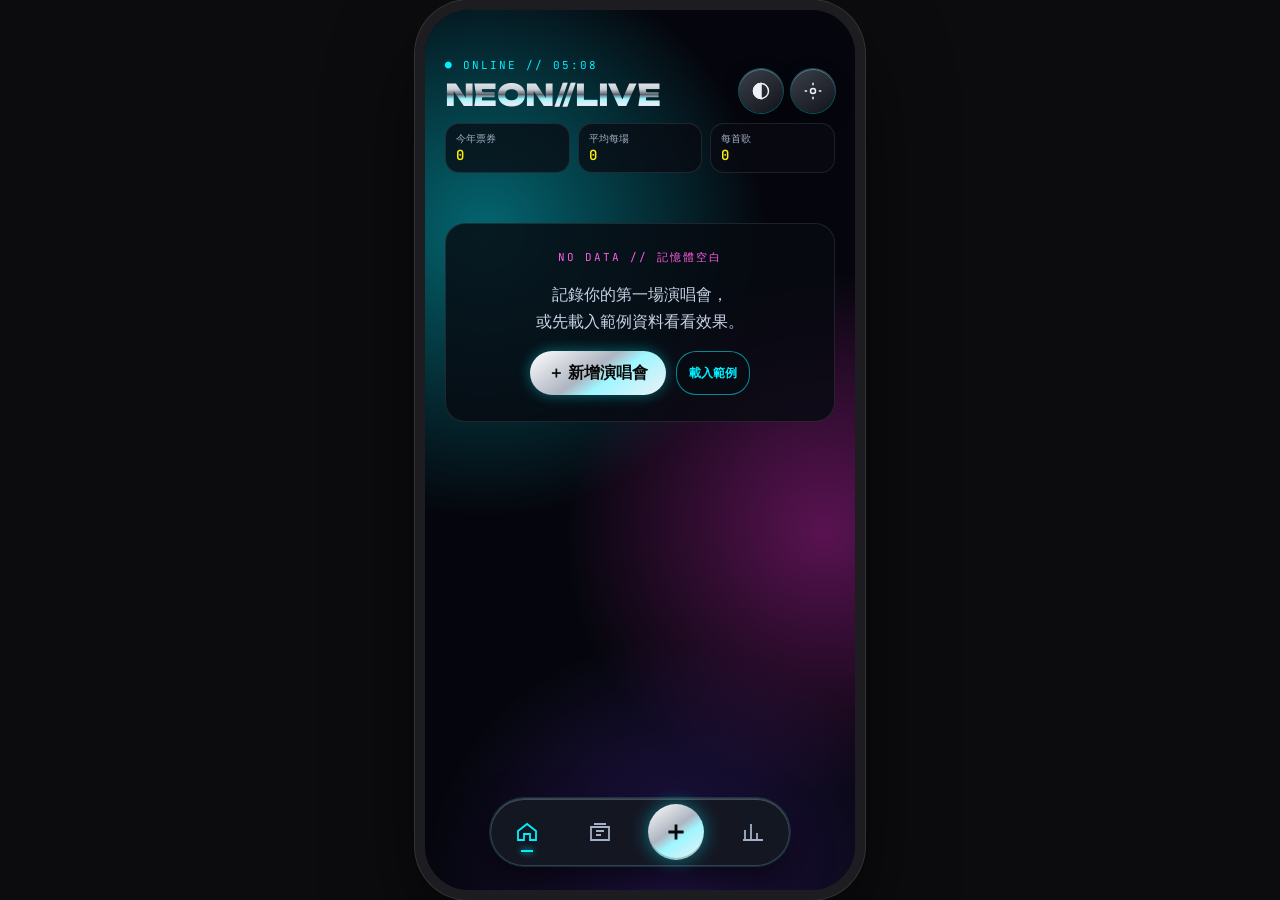
<file: index.html>
<!doctype html>
<html lang="zh-Hant-TW">
<head>
<meta charset="utf-8">
<meta name="viewport" content="width=device-width, initial-scale=1, viewport-fit=cover">
<title>NEON//LIVE</title>
<meta name="description" content="私人演唱會紀錄：票根、歌單、照片、花費與年度回顧">
<meta name="apple-mobile-web-app-capable" content="yes">
<meta name="mobile-web-app-capable" content="yes">
<meta name="apple-mobile-web-app-status-bar-style" content="black-translucent">
<meta name="apple-mobile-web-app-title" content="NEON LIVE">
<meta name="format-detection" content="telephone=no">
<link rel="manifest" href="manifest.webmanifest">
<link rel="apple-touch-icon" href="icons/apple-touch-icon.png">
<link rel="icon" href="icons/icon-192.png">
<link rel="stylesheet" href="https://fonts.googleapis.com/css2?family=Unbounded:wght@500;800&family=JetBrains+Mono:wght@400;600&display=swap">
<meta name="theme-color" content="#05060d">
<link rel="stylesheet" href="app.css?v=30">
</head>
<body>
<div class="app">
  <div class="bg" id="bg" aria-hidden="true"></div>

  <main class="screen" data-screen="home">
    <div class="hd"><div><div class="kick">● ONLINE // <span id="clock"></span></div><h1 class="ct">NEON//LIVE</h1></div>
      <div style="display:flex;gap:8px"><button class="knob" id="cycleBg" aria-label="切換背景"><svg width="20" height="20" viewBox="0 0 24 24" fill="none" stroke="#eef1f6" stroke-width="1.8" aria-hidden="true"><circle cx="12" cy="12" r="9"/><path d="M12 3a9 9 0 0 0 0 18z" fill="#eef1f6"/></svg></button><button class="knob" data-go="sys" aria-label="系統設定"><svg width="20" height="20" viewBox="0 0 24 24" fill="none" stroke="#eef1f6" stroke-width="1.8" aria-hidden="true"><circle cx="12" cy="12" r="3"/><path d="M12 2v3M12 19v3M2 12h3M19 12h3"/></svg></button></div></div>
    <div id="cdwrap"></div>
    <div id="todo"></div>
    <button class="money" data-go="stats" id="money" aria-label="查看花費統計"></button>
    <div class="track" id="track"></div>
    <div class="dots" id="dots" aria-hidden="true"></div>
    <div id="homeEmpty"></div>
  </main>

  <main class="screen" data-screen="archive">
    <div class="hd"><div><div class="kick">ARCHIVE // 全部場次</div><h1 class="ct">ARCHIVE</h1></div></div>
    <label class="search edge" style="display:block"><span class="in"><span class="sr">搜尋</span><svg width="18" height="18" viewBox="0 0 24 24" fill="none" stroke="var(--c)" stroke-width="2" aria-hidden="true"><circle cx="11" cy="11" r="7"/><path d="m20 20-3.5-3.5"/></svg><input id="q" type="search" placeholder="藝人、場館、歌曲"></span></label>
    <div class="seg" id="seg"><button data-f="all" aria-pressed="true">全部</button><button data-f="attended" aria-pressed="false">已參加</button><button data-f="going" aria-pressed="false">即將</button><button data-f="presale" aria-pressed="false">等開賣</button><button data-f="wish" aria-pressed="false">想看</button></div>
    <div class="seg" id="cseg" aria-label="活動分類"></div>
    <div class="vt" id="vt" role="group" aria-label="檢視方式"><button data-v="list" aria-pressed="true">清單</button><button data-v="tiles" aria-pressed="false">卡片</button><button data-v="cal" aria-pressed="false">月曆</button></div>
    <div id="alist"></div>
  </main>

  <main class="screen" data-screen="stats">
    <div class="hd"><div><div class="kick">ANALYTICS // 數據</div><h1 class="ct">STATS</h1></div></div>
    <div class="seg" id="sseg" style="padding-top:14px"><button data-t="money" aria-pressed="true">票價花費</button><button data-t="shows" aria-pressed="false">場次</button><button data-t="map" aria-pressed="false">足跡</button></div>
    <div id="sbody" style="margin-top:6px"></div>
  </main>

  <main class="screen" data-screen="sys">
    <div class="hd"><div><div class="kick">SYSTEM // CONFIG</div><h1 class="ct">SYSTEM</h1></div><button class="knob" data-go="home" aria-label="關閉"><svg width="20" height="20" viewBox="0 0 24 24" fill="none" stroke="#eef1f6" stroke-width="2" aria-hidden="true"><path d="m6 6 12 12M18 6 6 18"/></svg></button></div>
    <div class="glass" style="margin-top:16px"><div class="kick" style="margin-bottom:10px">背景 BACKGROUND</div><div class="bgpick" id="bgpick"></div></div>
    <div class="glass"><div class="kick" style="margin-bottom:8px">匯率（約略，換算成台幣）</div><div id="rates" class="mono" style="font-size:13px;color:#c7d2e6;line-height:1.8"></div></div>
    <div class="glass"><div class="kick" style="margin-bottom:8px">資料與備份</div><p class="lbl" style="margin:0 0 12px;line-height:1.6">所有紀錄和照片只存在這支手機上，不會上傳任何伺服器。建議定期匯出備份到「檔案」或 iCloud Drive。</p>
      <div style="display:flex;flex-direction:column;gap:10px"><button class="cbtn" id="btnExport">匯出備份（含照片）</button><label class="chipbtn" style="min-height:44px;display:grid;place-items:center;font-size:14px;cursor:pointer">匯入備份<input type="file" id="importIn" accept="application/json,.json" hidden></label><button class="chipbtn warn" id="btnDemo" style="min-height:44px;font-size:14px">載入範例資料</button></div>
      <p class="lbl mono" id="storageInfo" style="margin:12px 0 0"></p></div>
    <div class="glass"><div class="kick" style="margin-bottom:8px">安裝到主畫面</div><ol style="margin:0;padding-left:20px;color:#c7d2e6;line-height:1.8;font-size:14px"><li>用 Safari 開啟這個網址</li><li>點下方「分享」按鈕</li><li>選「加入主畫面」→「新增」</li><li>之後從主畫面圖示開啟，可離線使用</li></ol></div>
    <div class="glass"><button class="chipbtn warn" id="btnWipe" style="min-height:44px;width:100%;color:#ff6b81;border-color:rgba(255,107,129,.5)">清除全部資料</button><p class="lbl" style="text-align:center;margin:12px 0 0">NEON//LIVE v2.0 · 資料只存在本機</p></div>
  </main>

  <main class="screen" data-screen="detail" id="detail"></main>
  <main class="screen" data-screen="artist" id="artistScreen"></main>

  <nav class="pill" data-nav aria-label="主要分頁">
    <button data-go="home" aria-label="主控台"><svg width="24" height="24" viewBox="0 0 24 24" fill="none" stroke="currentColor" stroke-width="1.8" aria-hidden="true"><path d="M3 11 12 4l9 7v9h-6v-6H9v6H3z"/></svg></button>
    <button data-go="archive" aria-label="檔案庫"><svg width="24" height="24" viewBox="0 0 24 24" fill="none" stroke="currentColor" stroke-width="1.8" aria-hidden="true"><path d="M3 7h18v13H3zM6 4h12M8 11h8M8 15h5"/></svg></button>
    <button class="add" data-new aria-label="新增演唱會"><svg width="26" height="26" viewBox="0 0 24 24" fill="none" stroke="currentColor" stroke-width="2.6" aria-hidden="true"><path d="M12 5v14M5 12h14"/></svg></button>
    <button data-go="stats" aria-label="數據"><svg width="24" height="24" viewBox="0 0 24 24" fill="none" stroke="currentColor" stroke-width="1.8" aria-hidden="true"><path d="M4 20V10M10 20V4M16 20v-7M22 20H2"/></svg></button>
  </nav>

  <div class="sheet" id="add" role="dialog" aria-modal="true" aria-label="新增演唱會">
    <div class="scrim" data-close></div>
    <div class="panel">
      <div class="grab"></div>
      <form class="f" id="addf" novalidate>
        <input type="hidden" name="sid">
        <div class="edhd"><button type="button" data-close style="min-height:44px;color:var(--mut)">取消</button><span class="kick" id="edTitle">NEW.ENTRY</span><button class="cbtn">儲存</button></div>
        <label>藝人 *<input name="artist" placeholder="例：DAY6"></label>
        <label>巡演名稱<input name="tour"></label>
        <label class="coverpick"><span class="pv" id="coverPv" aria-hidden="true">＋</span><span><b style="display:block;color:#eef1f6;font:700 14px -apple-system,'PingFang TC',sans-serif">票面封面照片</b><span style="color:var(--mut);font:12px -apple-system,'PingFang TC',sans-serif;letter-spacing:0">選一張現場照或海報，會顯示在票卡上</span></span><input type="file" name="cover" accept="image/*" hidden id="coverIn"></label>
        <label>活動類型<select name="cat"><option value="concert">演唱會</option><option value="fest">音樂祭</option><option value="fanmeet">見面會</option><option value="musical">音樂劇</option><option value="other">其他</option></select></label>
        <div class="two"><label>狀態<select name="status"><option value="">依日期自動</option><option value="wish">想看</option><option value="presale">等開賣</option><option value="going">已購票</option><option value="attended">已參加</option></select></label><label>開賣時間<input name="sale" type="hidden"></label></div>
        <div class="two"><label>日期 *<input name="date" type="hidden"></label><label>時間<input name="time" type="hidden"></label></div>
        <div class="two"><label>場館<input name="venue" placeholder="輸入關鍵字，例：巨蛋"></label><label>座位<input name="seat"></label></div>
        <div class="vsug" id="venueSug" role="listbox" aria-label="場館建議" hidden></div>
        <div class="three">
          <label>票價（單張）<input name="price" type="number" inputmode="decimal" min="0" placeholder="0"></label>
          <label>張數<input name="qty" type="number" inputmode="numeric" min="1" value="1"></label>
          <label>幣別<select name="cur"><option>TWD</option><option>JPY</option><option>KRW</option><option>USD</option><option>HKD</option></select></label>
        </div>
        <label>手續費 / 運費（同幣別）<input name="fee" type="number" inputmode="decimal" min="0" placeholder="0"></label>
        <div class="calc" id="calc" aria-live="polite"></div>
        <div><span class="kick">評分</span><div class="rate" role="radiogroup" aria-label="評分"><input type="radio" name="rating" value="1" id="r1"><label for="r1" aria-label="1 顆星">★</label><input type="radio" name="rating" value="2" id="r2"><label for="r2" aria-label="2 顆星">★</label><input type="radio" name="rating" value="3" id="r3"><label for="r3" aria-label="3 顆星">★</label><input type="radio" name="rating" value="4" id="r4"><label for="r4" aria-label="4 顆星">★</label><input type="radio" name="rating" value="5" id="r5"><label for="r5" aria-label="5 顆星">★</label></div></div>
        <div class="two"><label>城市<input name="city"></label><label>同行者<input name="with" placeholder="用逗號分隔"></label></div>
        <label>歌單（一行一首，安可前輸入 ENCORE）<textarea name="setlistText" rows="6"></textarea></label>
        <label>心得 / 回憶<textarea name="notes" rows="4"></textarea></label>
        <button type="button" class="chipbtn warn" id="edDel" hidden style="min-height:44px;color:#ff6b81;border-color:rgba(255,107,129,.5)">刪除這筆紀錄</button>
      </form>
    </div>
  </div>
  <div class="sheet" id="share" role="dialog" aria-modal="true" aria-label="分享圖卡">
    <div class="scrim" data-close></div>
    <div class="panel">
      <div class="grab"></div>
      <div style="display:flex;justify-content:space-between;align-items:center"><button type="button" data-close style="min-height:44px;color:var(--mut)">關閉</button><span class="kick">SHARE CARD</span><span style="width:44px"></span></div>
      <div class="tpl" id="tpl" role="group" aria-label="版型"><button data-t="ticket" aria-pressed="true">票根</button><button data-t="receipt" aria-pressed="false">收據</button><button data-t="cd" aria-pressed="false">CD</button></div>
      <img class="preview" id="preview" alt="分享圖卡預覽">
      <div class="two"><button class="cbtn" id="doShare">分享</button><button class="chipbtn" id="doSave" style="min-height:44px;font-size:14px">儲存圖片</button></div>
      <p class="lbl" style="text-align:center">1080 × 1920，適合 IG 限時動態。iPhone 也可以長按預覽圖儲存。</p>
    </div>
  </div>
  <section class="wrapped" id="wrapped" role="dialog" aria-modal="true" aria-label="年度回顧">
    <div class="wb" id="wbars" aria-hidden="true"></div>
    <button class="wx" id="wclose" aria-label="關閉年度回顧"><svg width="22" height="22" viewBox="0 0 24 24" fill="none" stroke="currentColor" stroke-width="2.2" aria-hidden="true"><path d="m6 6 12 12M18 6 6 18"/></svg></button>
    <div id="wslide"></div>
    <div class="tap"><button id="wprev" aria-label="上一頁"></button><button id="wnext" aria-label="下一頁"></button></div>
  </section>
  <div class="actmenu" id="actMenu" role="menu" hidden>
    <div class="t">演唱會操作</div>
    <button role="menuitem" data-act="ticket"><svg width="20" height="20" viewBox="0 0 24 24" fill="none" stroke="currentColor" stroke-width="1.8" aria-hidden="true"><path d="M3 7a2 2 0 0 0 2-2h14a2 2 0 0 0 2 2v3a2 2 0 0 0 0 4v3a2 2 0 0 0-2 2H5a2 2 0 0 0-2-2v-3a2 2 0 0 0 0-4z"/></svg>數位票根</button>
    <button role="menuitem" data-act="edit"><svg width="20" height="20" viewBox="0 0 24 24" fill="none" stroke="currentColor" stroke-width="1.8" aria-hidden="true"><path d="M4 20h4L20 8l-4-4L4 16z"/></svg>修改演唱會</button>
    <button role="menuitem" data-act="dup"><svg width="20" height="20" viewBox="0 0 24 24" fill="none" stroke="currentColor" stroke-width="1.8" aria-hidden="true"><rect x="8" y="8" width="12" height="12" rx="2"/><path d="M16 8V5a1 1 0 0 0-1-1H5a1 1 0 0 0-1 1v10a1 1 0 0 0 1 1h3"/></svg>複製演唱會</button>
    <button role="menuitem" data-act="del" class="danger"><svg width="20" height="20" viewBox="0 0 24 24" fill="none" stroke="currentColor" stroke-width="1.8" aria-hidden="true"><path d="M4 7h16M9 7V4h6v3M6 7l1 13h10l1-13"/></svg>刪除演唱會</button>
  </div>
  <div class="picker" id="picker" role="dialog" aria-modal="true" aria-labelledby="pkLabel">
    <div class="scrim" data-pkclose></div>
    <div class="pk">
      <div class="grab"></div>
      <div class="pkhd"><div><small id="pkTitle"></small><b id="pkLabel"></b></div><span><button type="button" class="pkclear" id="pkClear">清除</button><button type="button" id="pkNow">今天</button></span></div>
      <div class="wheels" id="pkWheels"></div>
      <button type="button" class="cbtn pkok" id="pkOk">完成</button>
    </div>
  </div>
  <section class="ticketview" id="ticketView" role="dialog" aria-modal="true" aria-label="數位票根">
    <div class="tvhd"><b>選擇票根樣式</b><span style="display:flex;gap:8px"><button class="knob" id="tvRand" aria-label="隨機換一種風格"><svg width="20" height="20" viewBox="0 0 24 24" fill="none" stroke="#eef1f6" stroke-width="2" aria-hidden="true"><path d="M16 3h5v5M4 20 21 3M21 16v5h-5M15 15l6 6M4 4l5 5"/></svg></button><button class="knob" id="tvClose" aria-label="關閉"><svg width="20" height="20" viewBox="0 0 24 24" fill="none" stroke="#eef1f6" stroke-width="2" aria-hidden="true"><path d="m6 6 12 12M18 6 6 18"/></svg></button></span></div>
    <div class="tvtrack" id="tvTrack"></div>
    <div class="tvnav"><button class="knob" id="tvPrev" aria-label="上一個樣式"><svg width="18" height="18" viewBox="0 0 24 24" fill="none" stroke="#eef1f6" stroke-width="2.2" aria-hidden="true"><path d="m15 6-6 6 6 6"/></svg></button><span id="tvCount">1 / 12</span><button class="knob" id="tvNext" aria-label="下一個樣式"><svg width="18" height="18" viewBox="0 0 24 24" fill="none" stroke="#eef1f6" stroke-width="2.2" aria-hidden="true"><path d="m9 6 6 6-6 6"/></svg></button></div>
    <div class="tvdots" id="tvDots" aria-hidden="true"></div>
    <div class="tvbtns"><button class="chipbtn" id="tvSave"><svg width="18" height="18" viewBox="0 0 24 24" fill="none" stroke="currentColor" stroke-width="2" aria-hidden="true"><path d="M12 3v12M7 10l5 5 5-5M4 21h16"/></svg>儲存照片</button><button class="cbtn" id="tvShare"><svg width="18" height="18" viewBox="0 0 24 24" fill="none" stroke="currentColor" stroke-width="2" aria-hidden="true"><path d="M4 12v7h16v-7M12 3v12M7 8l5-5 5 5"/></svg>分享</button></div>
  </section>
  <div class="lightbox" id="lb" role="dialog" aria-label="照片，點一下關閉"><img alt=""></div>
  <div class="toast" role="status" aria-live="polite"></div>
</div>
<!-- 改版時 ?v= 要和 sw.js 的 VERSION 一起改，避免新舊檔案混用 -->
<script src="js/core.js?v=30"></script>
<script src="js/app.js?v=30"></script>

</body>
</html>
</file>
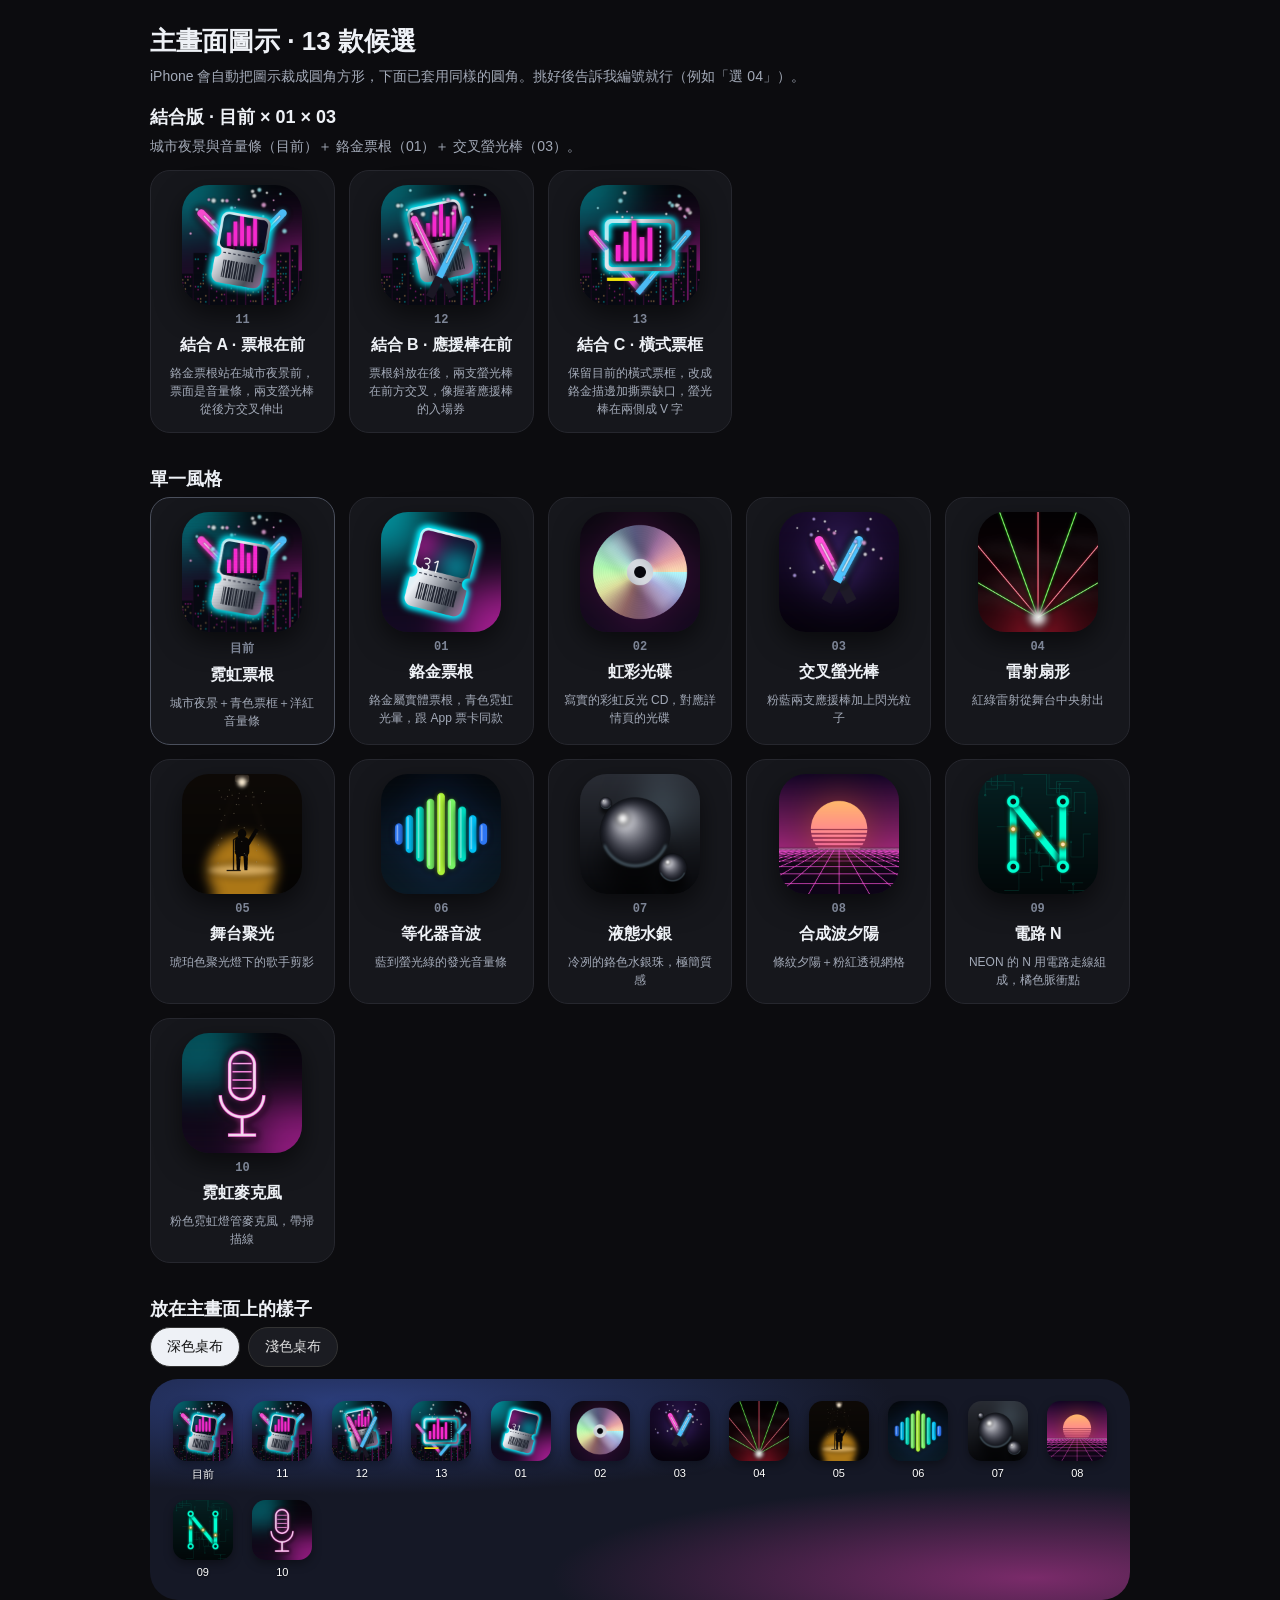
<file: icon-options/index.html>
<!doctype html>
<html lang="zh-Hant-TW">
<head>
<meta charset="utf-8">
<meta name="viewport" content="width=device-width, initial-scale=1, viewport-fit=cover">
<title>主畫面圖示選擇</title>
<style>
:root{color-scheme:dark}
body{margin:0;background:#0c0c0f;color:#eef1f6;font-family:-apple-system,"PingFang TC",sans-serif;padding:max(env(safe-area-inset-top),24px) 16px 48px}
main{max-width:980px;margin:0 auto}
h1{margin:0;font-size:26px}
.sub{color:#a3aab8;font-size:14px;line-height:1.6;margin:6px 0 18px}
.grid{display:grid;grid-template-columns:repeat(auto-fill,minmax(170px,1fr));gap:14px}
.card{background:#16171c;border:1px solid #26272e;border-radius:20px;padding:14px;display:flex;flex-direction:column;align-items:center;text-align:center;gap:8px}
.card.cur{border-color:#4a4f5c}
.ic{width:120px;height:120px;border-radius:22.5%;background-size:cover;box-shadow:0 10px 26px rgba(0,0,0,.55)}
.no{font:600 12px ui-monospace,Menlo,monospace;color:#7d8596}
.nm{font-weight:700;font-size:16px}
.ds{font-size:12px;color:#a3aab8;line-height:1.5}
h2{font-size:18px;margin:34px 0 6px}
.home{border-radius:28px;padding:22px 18px;display:grid;grid-template-columns:repeat(auto-fill,minmax(68px,1fr));gap:18px 10px;background:radial-gradient(80% 60% at 20% 10%,#2b3d7a,transparent 70%),radial-gradient(70% 60% at 90% 90%,#7a2b6a,transparent 70%),#151826}
.home.light{background:radial-gradient(80% 60% at 20% 10%,#c9d8ff,transparent 70%),radial-gradient(70% 60% at 90% 90%,#ffd1ec,transparent 70%),#eef0f6}
.app{display:flex;flex-direction:column;align-items:center;gap:6px;font-size:11px;color:#fff;text-shadow:0 1px 2px rgba(0,0,0,.6)}
.home.light .app{color:#111;text-shadow:none}
.app i{width:60px;height:60px;border-radius:22.5%;background-size:cover;box-shadow:0 4px 10px rgba(0,0,0,.35)}
.tg{display:flex;gap:8px;margin-bottom:12px}
.tg button{min-height:40px;padding:0 16px;border-radius:20px;border:1px solid #333;background:#1b1c22;color:#ddd;font:inherit;font-size:14px}
.tg button[aria-pressed=true]{background:#eef1f6;color:#111}
</style>
</head>
<body>
<main>
  <h1>主畫面圖示 · 13 款候選</h1>
  <p class="sub">iPhone 會自動把圖示裁成圓角方形，下面已套用同樣的圓角。挑好後告訴我編號就行（例如「選 04」）。</p>
  <h2 style="margin-top:8px">結合版 · 目前 × 01 × 03</h2>
  <p class="sub" style="margin-bottom:12px">城市夜景與音量條（目前）＋ 鉻金票根（01）＋ 交叉螢光棒（03）。</p>
  <div class="grid" style="margin-bottom:10px">
    <div class="card"><div class="ic" style="background-image:url(11-combo-a-sm.png)"></div><span class="no">11</span><span class="nm">結合 A · 票根在前</span><span class="ds">鉻金票根站在城市夜景前，票面是音量條，兩支螢光棒從後方交叉伸出</span></div>
    <div class="card"><div class="ic" style="background-image:url(12-combo-b-sm.png)"></div><span class="no">12</span><span class="nm">結合 B · 應援棒在前</span><span class="ds">票根斜放在後，兩支螢光棒在前方交叉，像握著應援棒的入場券</span></div>
    <div class="card"><div class="ic" style="background-image:url(13-combo-c-sm.png)"></div><span class="no">13</span><span class="nm">結合 C · 橫式票框</span><span class="ds">保留目前的橫式票框，改成鉻金描邊加撕票缺口，螢光棒在兩側成 V 字</span></div>
  </div>
  <h2>單一風格</h2>
  <div class="grid">
    <div class="card cur"><div class="ic" style="background-image:url(../icons/icon-512.png)"></div><span class="no">目前</span><span class="nm">霓虹票根</span><span class="ds">城市夜景＋青色票框＋洋紅音量條</span></div>
    <div class="card"><div class="ic" style="background-image:url(01-chrome-ticket-sm.png)"></div><span class="no">01</span><span class="nm">鉻金票根</span><span class="ds">鉻金屬實體票根，青色霓虹光暈，跟 App 票卡同款</span></div>
    <div class="card"><div class="ic" style="background-image:url(02-iridescent-disc-sm.png)"></div><span class="no">02</span><span class="nm">虹彩光碟</span><span class="ds">寫實的彩虹反光 CD，對應詳情頁的光碟</span></div>
    <div class="card"><div class="ic" style="background-image:url(03-lightsticks-sm.png)"></div><span class="no">03</span><span class="nm">交叉螢光棒</span><span class="ds">粉藍兩支應援棒加上閃光粒子</span></div>
    <div class="card"><div class="ic" style="background-image:url(04-laser-sm.png)"></div><span class="no">04</span><span class="nm">雷射扇形</span><span class="ds">紅綠雷射從舞台中央射出</span></div>
    <div class="card"><div class="ic" style="background-image:url(05-spotlight-sm.png)"></div><span class="no">05</span><span class="nm">舞台聚光</span><span class="ds">琥珀色聚光燈下的歌手剪影</span></div>
    <div class="card"><div class="ic" style="background-image:url(06-equalizer-sm.png)"></div><span class="no">06</span><span class="nm">等化器音波</span><span class="ds">藍到螢光綠的發光音量條</span></div>
    <div class="card"><div class="ic" style="background-image:url(07-mercury-sm.png)"></div><span class="no">07</span><span class="nm">液態水銀</span><span class="ds">冷冽的鉻色水銀珠，極簡質感</span></div>
    <div class="card"><div class="ic" style="background-image:url(08-synthwave-sm.png)"></div><span class="no">08</span><span class="nm">合成波夕陽</span><span class="ds">條紋夕陽＋粉紅透視網格</span></div>
    <div class="card"><div class="ic" style="background-image:url(09-circuit-n-sm.png)"></div><span class="no">09</span><span class="nm">電路 N</span><span class="ds">NEON 的 N 用電路走線組成，橘色脈衝點</span></div>
    <div class="card"><div class="ic" style="background-image:url(10-neon-mic-sm.png)"></div><span class="no">10</span><span class="nm">霓虹麥克風</span><span class="ds">粉色霓虹燈管麥克風，帶掃描線</span></div>
  </div>

  <h2>放在主畫面上的樣子</h2>
  <div class="tg" role="group" aria-label="桌布"><button data-w="dark" aria-pressed="true">深色桌布</button><button data-w="light" aria-pressed="false">淺色桌布</button></div>
  <div class="home" id="home">
    <div class="app"><i style="background-image:url(../icons/icon-192.png)"></i>目前</div>
    <div class="app"><i style="background-image:url(11-combo-a-sm.png)"></i>11</div>
    <div class="app"><i style="background-image:url(12-combo-b-sm.png)"></i>12</div>
    <div class="app"><i style="background-image:url(13-combo-c-sm.png)"></i>13</div>
    <div class="app"><i style="background-image:url(01-chrome-ticket-sm.png)"></i>01</div>
    <div class="app"><i style="background-image:url(02-iridescent-disc-sm.png)"></i>02</div>
    <div class="app"><i style="background-image:url(03-lightsticks-sm.png)"></i>03</div>
    <div class="app"><i style="background-image:url(04-laser-sm.png)"></i>04</div>
    <div class="app"><i style="background-image:url(05-spotlight-sm.png)"></i>05</div>
    <div class="app"><i style="background-image:url(06-equalizer-sm.png)"></i>06</div>
    <div class="app"><i style="background-image:url(07-mercury-sm.png)"></i>07</div>
    <div class="app"><i style="background-image:url(08-synthwave-sm.png)"></i>08</div>
    <div class="app"><i style="background-image:url(09-circuit-n-sm.png)"></i>09</div>
    <div class="app"><i style="background-image:url(10-neon-mic-sm.png)"></i>10</div>
  </div>
</main>
<script>
document.querySelector('.tg').addEventListener('click', (e) => {
  const b = e.target.closest('button'); if (!b) return;
  document.querySelectorAll('.tg button').forEach((x) => x.setAttribute('aria-pressed', x === b));
  document.getElementById('home').classList.toggle('light', b.dataset.w === 'light');
});
</script>
</body>
</html>
</file>
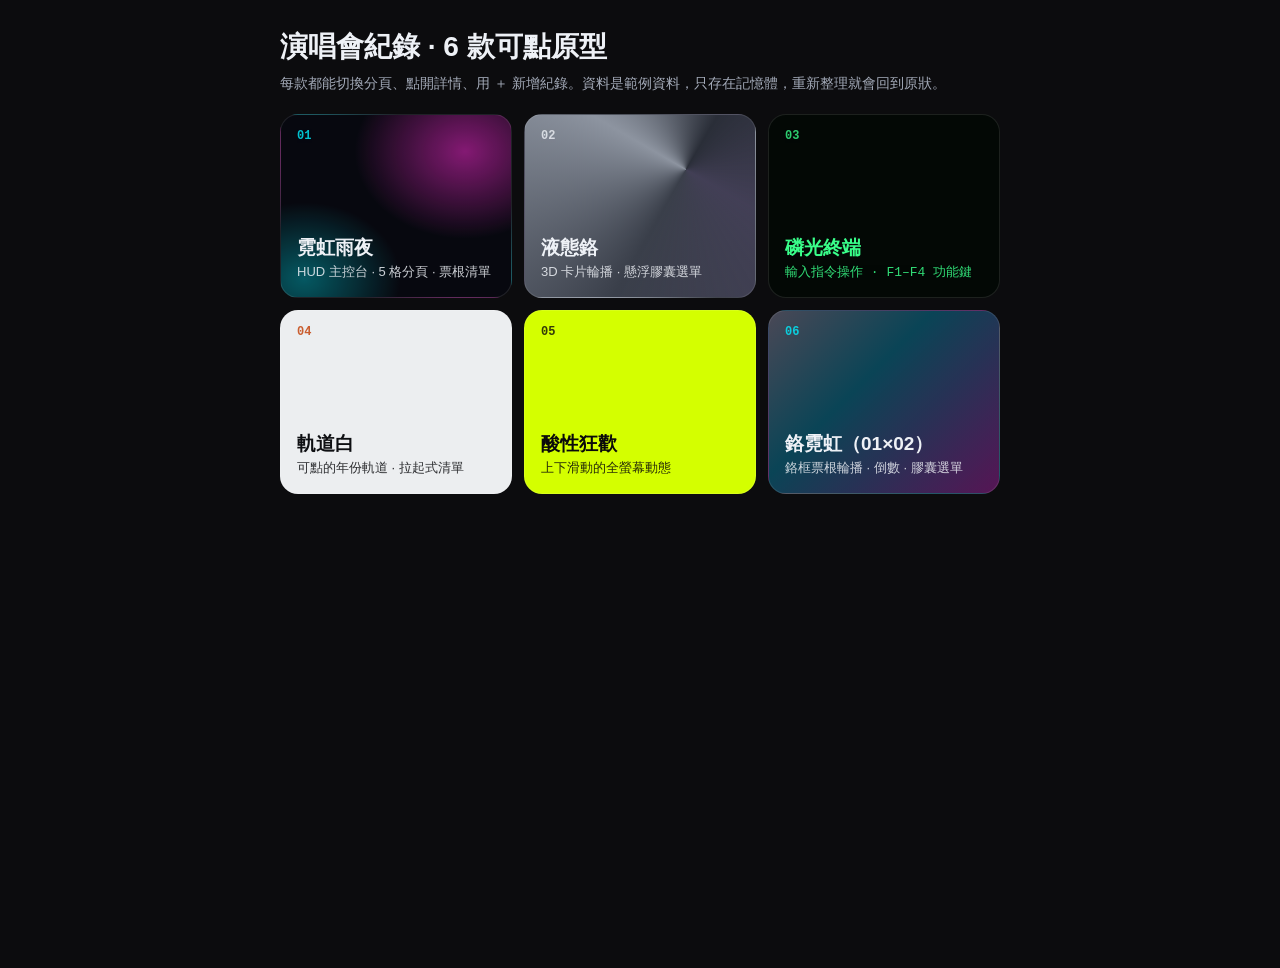
<file: prototypes/index.html>
<!doctype html>
<html lang="zh-Hant-TW">
<head>
<meta charset="utf-8">
<meta name="viewport" content="width=device-width, initial-scale=1, viewport-fit=cover">
<title>演唱會 App 原型</title>
<style>
:root{color-scheme:dark}
body{margin:0;min-height:100vh;background:#0c0c0e;color:#eef1f6;font-family:-apple-system,"PingFang TC",sans-serif;padding:max(env(safe-area-inset-top),28px) 16px 40px}
main{max-width:720px;margin:0 auto}
h1{margin:0;font-size:28px}
p{color:#a3aab8;margin:6px 0 20px;font-size:14px;line-height:1.6}
.grid{display:grid;grid-template-columns:repeat(auto-fill,minmax(210px,1fr));gap:12px}
a{display:flex;flex-direction:column;justify-content:flex-end;min-height:150px;padding:16px;border-radius:18px;text-decoration:none;color:inherit;position:relative;overflow:hidden;border:1px solid rgba(255,255,255,.1)}
a:active{transform:scale(.98)}
a b{font-size:19px}
a span{font-size:13px;opacity:.85;margin-top:2px}
a small{position:absolute;top:14px;left:16px;font:600 12px ui-monospace,Menlo,monospace;opacity:.8}
</style>
</head>
<body>
<main>
  <h1>演唱會紀錄 · 6 款可點原型</h1>
  <p>每款都能切換分頁、點開詳情、用 ＋ 新增紀錄。資料是範例資料，只存在記憶體，重新整理就會回到原狀。</p>
  <div class="grid">
    <a href="01-neon.html" style="background:radial-gradient(80% 80% at 80% 20%,rgba(255,43,214,.5),transparent 60%),radial-gradient(70% 70% at 10% 90%,rgba(0,240,255,.35),transparent 60%),#07080f"><small style="color:#00f0ff">01</small><b>霓虹雨夜</b><span>HUD 主控台 · 5 格分頁 · 票根清單</span></a>
    <a href="02-chrome.html" style="background:conic-gradient(from 210deg at 70% 30%,#3a3f4a,#8d94a0,#2a2e38,#c9b6ff40,#3a3f4a),#15171d"><small>02</small><b>液態鉻</b><span>3D 卡片輪播 · 懸浮膠囊選單</span></a>
    <a href="03-terminal.html" style="background:#030805;color:#39ff8a;font-family:ui-monospace,Menlo,monospace"><small>03</small><b>磷光終端</b><span>輸入指令操作 · F1–F4 功能鍵</span></a>
    <a href="04-orbit.html" style="background:#eceef0;color:#0e0f12"><small style="color:#c23a00">04</small><b>軌道白</b><span>可點的年份軌道 · 拉起式清單</span></a>
    <a href="05-acid.html" style="background:#d4ff00;color:#0a0a0a"><small>05</small><b>酸性狂歡</b><span>上下滑動的全螢幕動態</span></a>
    <a href="06-chrome-neon.html" style="background:linear-gradient(135deg,rgba(255,255,255,.25),rgba(0,240,255,.25) 40%,rgba(255,43,214,.3)),#0d0b1d"><small style="color:#00f0ff">06</small><b>鉻霓虹（01×02）</b><span>鉻框票根輪播 · 倒數 · 膠囊選單</span></a>
  </div>
</main>
</body>
</html>
</file>
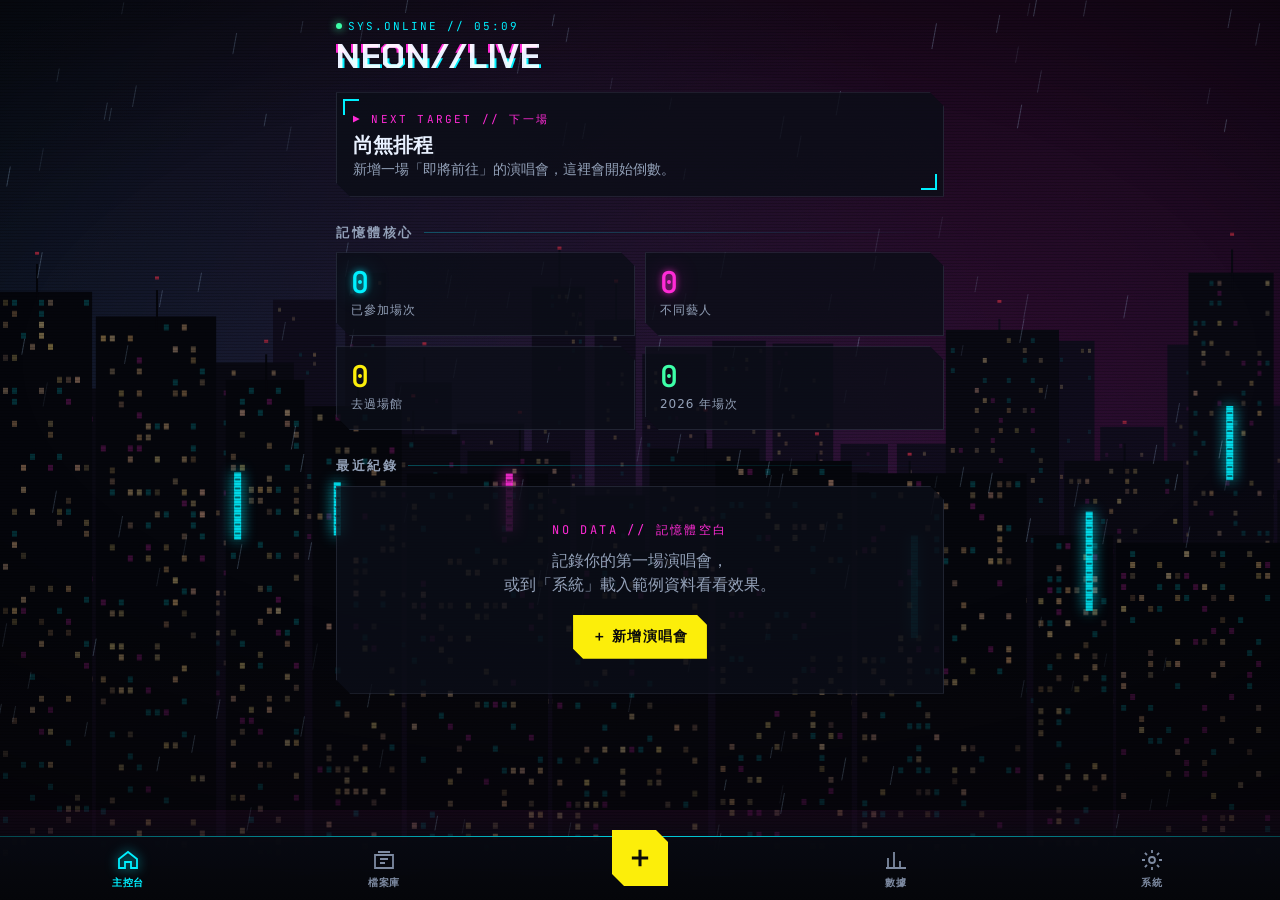
<file: legacy/v1.html>
<!doctype html>
<html lang="zh-Hant-TW">
<head>
<meta charset="utf-8">
<meta name="viewport" content="width=device-width, initial-scale=1, viewport-fit=cover">
<title>NEON//LIVE</title>
<meta name="description" content="賽博龐克風格的私人演唱會紀錄器">
<meta name="theme-color" content="#05060a">
<meta name="apple-mobile-web-app-capable" content="yes">
<meta name="mobile-web-app-capable" content="yes">
<meta name="apple-mobile-web-app-status-bar-style" content="black-translucent">
<meta name="apple-mobile-web-app-title" content="NEON LIVE">
<meta name="format-detection" content="telephone=no">
<link rel="manifest" href="manifest.webmanifest">
<link rel="apple-touch-icon" href="icons/apple-touch-icon.png">
<link rel="icon" href="icons/icon-192.png">
<link rel="preconnect" href="https://fonts.googleapis.com">
<link rel="preconnect" href="https://fonts.gstatic.com" crossorigin>
<link href="https://fonts.googleapis.com/css2?family=Chakra+Petch:wght@500;700&family=JetBrains+Mono:wght@400;600&display=swap" rel="stylesheet">
<style>
/* ============ 設計 Token ============
   背景近黑、霓虹只當重點色；內文用近白確保 WCAG 4.5:1 */
:root{
  --bg:#05060a;
  --panel:rgba(11,14,24,.82);
  --panel-solid:#0b0e18;
  --line:rgba(0,240,255,.28);
  --line-soft:rgba(160,180,220,.14);
  --text:#e9f1ff;
  --muted:#93a1b8;
  --cyan:#00f0ff;
  --magenta:#ff2bd6;
  --yellow:#fcee0a;
  --red:#ff3b5c;
  --green:#3dffa8;
  --glow-c:0 0 6px rgba(0,240,255,.7),0 0 22px rgba(0,240,255,.35);
  --glow-m:0 0 6px rgba(255,43,214,.7),0 0 22px rgba(255,43,214,.35);
  --font-d:"Chakra Petch","PingFang TC","Heiti TC",system-ui,sans-serif;
  --font-m:"JetBrains Mono",ui-monospace,"SF Mono",Menlo,monospace;
  --font-b:-apple-system,"PingFang TC","Heiti TC",system-ui,sans-serif;
  --sat:env(safe-area-inset-top,0px);
  --sab:env(safe-area-inset-bottom,0px);
  --tab-h:64px;
  --ease:cubic-bezier(.2,.8,.2,1);
  color-scheme:dark;
}
*{box-sizing:border-box;-webkit-tap-highlight-color:transparent}
html,body{margin:0;height:100%;background:var(--bg);color:var(--text)}
body{font-family:var(--font-b);font-size:16px;line-height:1.5;overscroll-behavior:none;-webkit-font-smoothing:antialiased;-webkit-text-size-adjust:100%}
button,input,textarea,select{font:inherit;color:inherit}
button{cursor:pointer;background:none;border:0;padding:0}
:focus-visible{outline:2px solid var(--yellow);outline-offset:2px}
.sr{position:absolute;width:1px;height:1px;overflow:hidden;clip:rect(0 0 0 0);white-space:nowrap}

/* ============ 寫實背景：程序化城市 + 雨 + 顆粒 + 掃描線 ============ */
#city{position:fixed;inset:0;width:100%;height:100%;z-index:0;display:block}
.fx-grain,.fx-scan,.fx-vignette{position:fixed;inset:0;pointer-events:none;z-index:1}
.fx-grain{opacity:.13;mix-blend-mode:overlay;background-image:url("data:image/svg+xml,%3Csvg xmlns='http://www.w3.org/2000/svg' width='220' height='220'%3E%3Cfilter id='n'%3E%3CfeTurbulence type='fractalNoise' baseFrequency='.9' numOctaves='3' stitchTiles='stitch'/%3E%3C/filter%3E%3Crect width='100%25' height='100%25' filter='url(%23n)'/%3E%3C/svg%3E")}
.fx-scan{background:repeating-linear-gradient(to bottom,rgba(0,0,0,0) 0 2px,rgba(0,0,0,.18) 2px 3px)}
.fx-vignette{background:radial-gradient(120% 80% at 50% 40%,transparent 40%,rgba(0,0,0,.65) 100%)}
body.no-scan .fx-scan{display:none}

/* ============ 版面 ============ */
#app{position:relative;z-index:2;height:100%;display:flex;flex-direction:column}
.view{position:absolute;inset:0;overflow-y:auto;-webkit-overflow-scrolling:touch;padding:calc(var(--sat) + 12px) 16px calc(var(--tab-h) + var(--sab) + 28px);display:none}
.view.active{display:block;animation:boot .35s var(--ease)}
@keyframes boot{from{opacity:0;transform:translateY(8px)}to{opacity:1;transform:none}}

.topbar{display:flex;align-items:flex-end;justify-content:space-between;gap:12px;margin:6px 0 18px}
.kicker{font-family:var(--font-m);font-size:11px;letter-spacing:.18em;color:var(--cyan);text-transform:uppercase}
.kicker .dot{display:inline-block;width:6px;height:6px;background:var(--green);border-radius:50%;margin-right:6px;box-shadow:0 0 8px var(--green);vertical-align:1px}
h1.title{font-family:var(--font-d);font-weight:700;font-size:34px;line-height:1.05;margin:4px 0 0;letter-spacing:.02em}
h2.sec{font-family:var(--font-d);font-size:13px;letter-spacing:.2em;text-transform:uppercase;color:var(--muted);margin:26px 0 10px;display:flex;align-items:center;gap:10px}
h2.sec::after{content:"";flex:1;height:1px;background:linear-gradient(90deg,var(--line),transparent)}

/* 故障字效果（可在設定關閉） */
.glitch{position:relative;display:inline-block}
body:not(.no-glitch) .glitch::before,body:not(.no-glitch) .glitch::after{content:attr(data-text);position:absolute;inset:0;pointer-events:none}
body:not(.no-glitch) .glitch::before{color:var(--magenta);transform:translate(-2px,0);mix-blend-mode:screen;clip-path:inset(0 0 60% 0);animation:gl1 3.2s infinite steps(1)}
body:not(.no-glitch) .glitch::after{color:var(--cyan);transform:translate(2px,0);mix-blend-mode:screen;clip-path:inset(55% 0 0 0);animation:gl2 2.7s infinite steps(1)}
@keyframes gl1{0%,92%{transform:translate(0)}93%{transform:translate(-3px,-1px)}96%{transform:translate(2px,1px)}}
@keyframes gl2{0%,88%{transform:translate(0)}89%{transform:translate(3px,1px)}94%{transform:translate(-2px,0)}}

/* 面板：斜切角 + 角框 */
.panel{position:relative;background:var(--panel);border:1px solid var(--line-soft);-webkit-backdrop-filter:blur(14px) saturate(140%);backdrop-filter:blur(14px) saturate(140%);clip-path:polygon(0 0,calc(100% - 14px) 0,100% 14px,100% 100%,14px 100%,0 calc(100% - 14px));padding:16px}
.panel.brk::before,.panel.brk::after{content:"";position:absolute;width:14px;height:14px;border:2px solid var(--cyan);pointer-events:none}
.panel.brk::before{top:6px;left:6px;border-right:0;border-bottom:0}
.panel.brk::after{bottom:6px;right:6px;border-left:0;border-top:0}

.btn{min-height:44px;min-width:44px;display:inline-flex;align-items:center;justify-content:center;gap:8px;padding:0 18px;font-family:var(--font-d);font-weight:700;letter-spacing:.08em;text-transform:uppercase;font-size:14px;border:1px solid var(--cyan);color:var(--cyan);background:rgba(0,240,255,.06);clip-path:polygon(0 0,calc(100% - 10px) 0,100% 10px,100% 100%,10px 100%,0 calc(100% - 10px));transition:background .15s,transform .1s}
.btn:active{transform:scale(.97);background:rgba(0,240,255,.18)}
.btn.solid{background:var(--yellow);color:#0a0a0a;border-color:var(--yellow)}
.btn.solid:active{background:#fff35a}
.btn.danger{border-color:var(--red);color:var(--red);background:rgba(255,59,92,.06)}
.btn.ghost{border-color:var(--line-soft);color:var(--text)}
.btn.block{width:100%}
.icon-btn{width:44px;height:44px;display:inline-grid;place-items:center;color:var(--text);border:1px solid var(--line-soft);background:rgba(11,14,24,.6)}
.icon-btn svg{width:22px;height:22px}

/* ============ 主控台 ============ */
.hud-next{padding:18px 16px 16px;overflow:hidden}
.hud-next .lbl{font-family:var(--font-m);font-size:11px;letter-spacing:.2em;color:var(--magenta)}
.hud-next .artist{font-family:var(--font-d);font-size:26px;font-weight:700;margin:6px 0 2px;line-height:1.15;word-break:break-word}
.hud-next .meta{color:var(--muted);font-size:14px}
.count{display:grid;grid-template-columns:repeat(4,1fr);gap:8px;margin-top:14px}
.count div{border:1px solid var(--line);padding:8px 0 6px;text-align:center;background:rgba(0,240,255,.04)}
.count b{display:block;font-family:var(--font-m);font-size:24px;font-weight:600;color:var(--cyan);text-shadow:var(--glow-c);font-variant-numeric:tabular-nums}
.count span{font-size:11px;color:var(--muted);letter-spacing:.1em}
.hud-next .scanbar{position:absolute;left:0;right:0;height:40px;top:-40px;background:linear-gradient(to bottom,transparent,rgba(0,240,255,.12),transparent);animation:sweep 4s linear infinite}
@keyframes sweep{to{top:110%}}

.stats4{display:grid;grid-template-columns:repeat(2,1fr);gap:10px}
.stat{padding:14px}
.stat b{font-family:var(--font-m);font-size:30px;font-weight:600;display:block;line-height:1;font-variant-numeric:tabular-nums}
.stat span{font-size:12px;color:var(--muted);letter-spacing:.08em}
.stat.c b{color:var(--cyan);text-shadow:var(--glow-c)}
.stat.m b{color:var(--magenta);text-shadow:var(--glow-m)}
.stat.y b{color:var(--yellow)}
.stat.g b{color:var(--green)}

/* ============ 寫實票根卡片 ============ */
.tickets{display:flex;flex-direction:column;gap:14px}
.ticket{--acc:var(--cyan);position:relative;display:flex;min-height:132px;width:100%;text-align:left;color:var(--text);
  background:
    linear-gradient(105deg,rgba(255,255,255,.06),transparent 40%),
    repeating-linear-gradient(45deg,rgba(255,255,255,.018) 0 2px,transparent 2px 6px),
    linear-gradient(160deg,#141a2a,#0a0d16 70%);
  border:1px solid rgba(255,255,255,.08);border-left:3px solid var(--acc);
  box-shadow:0 10px 30px rgba(0,0,0,.55),inset 0 1px 0 rgba(255,255,255,.06);
  -webkit-mask:radial-gradient(circle 11px at calc(100% - 92px) 0,transparent 98%,#000) top/100% 51% no-repeat,radial-gradient(circle 11px at calc(100% - 92px) 100%,transparent 98%,#000) bottom/100% 51% no-repeat;
          mask:radial-gradient(circle 11px at calc(100% - 92px) 0,transparent 98%,#000) top/100% 51% no-repeat,radial-gradient(circle 11px at calc(100% - 92px) 100%,transparent 98%,#000) bottom/100% 51% no-repeat;
  transition:transform .15s var(--ease)}
.ticket:active{transform:scale(.985)}
.ticket.m{--acc:var(--magenta)} .ticket.y{--acc:var(--yellow)}
.ticket .main{flex:1;min-width:0;padding:14px 14px 12px 14px;display:flex;flex-direction:column;gap:2px;position:relative}
.ticket .st{font-family:var(--font-m);font-size:10px;letter-spacing:.18em;color:var(--acc)}
.ticket .ar{font-family:var(--font-d);font-weight:700;font-size:20px;line-height:1.2;overflow:hidden;text-overflow:ellipsis;white-space:nowrap}
.ticket .tr{font-size:13px;color:var(--muted);overflow:hidden;text-overflow:ellipsis;white-space:nowrap}
.ticket .row{margin-top:auto;display:flex;gap:12px;font-family:var(--font-m);font-size:12px;color:#c7d2e6;flex-wrap:wrap}
.ticket .stub{width:92px;flex:none;border-left:2px dashed rgba(255,255,255,.18);display:flex;flex-direction:column;align-items:center;justify-content:center;gap:6px;padding:10px 6px;position:relative;overflow:hidden}
.ticket .stub .d{font-family:var(--font-m);font-weight:600;font-size:26px;line-height:1;color:var(--acc)}
.ticket .stub .mo{font-family:var(--font-m);font-size:11px;letter-spacing:.15em;color:var(--muted)}
.ticket .stub svg{width:64px;height:22px;opacity:.75}
.ticket .holo{position:absolute;right:0;top:0;bottom:0;width:6px;background:linear-gradient(180deg,#00f0ff,#ff2bd6,#fcee0a,#3dffa8,#00f0ff);background-size:100% 300%;opacity:.55;animation:holo 6s linear infinite}
@keyframes holo{to{background-position:0 300%}}
.ticket .thumb{position:absolute;inset:0;background-size:cover;background-position:center;opacity:.22;filter:grayscale(.3) contrast(1.1);pointer-events:none}
.ticket .thumb::after{content:"";position:absolute;inset:0;background:linear-gradient(90deg,#0a0d16 10%,rgba(10,13,22,.4))}
.stars{color:var(--yellow);letter-spacing:1px}

.empty{text-align:center;padding:34px 18px}
.empty .big{font-family:var(--font-m);font-size:12px;color:var(--magenta);letter-spacing:.2em}
.empty p{color:var(--muted);margin:10px 0 18px}

/* ============ 檔案庫 ============ */
.search{display:flex;align-items:center;gap:10px;padding:0 12px;min-height:46px;background:rgba(11,14,24,.85);border:1px solid var(--line)}
.search svg{width:18px;height:18px;color:var(--cyan);flex:none}
.search input{flex:1;background:none;border:0;outline:0;font-size:16px;min-height:44px}
.search input::placeholder{color:#6f7d94}
.seg{display:flex;margin:12px 0 4px;border:1px solid var(--line-soft);background:rgba(11,14,24,.8)}
.seg button{flex:1;min-height:40px;font-size:13px;color:var(--muted);font-weight:600;letter-spacing:.04em;position:relative}
.seg button[aria-pressed="true"]{color:#0a0a0a;background:var(--cyan)}
.yearhdr{font-family:var(--font-m);color:var(--yellow);font-size:13px;letter-spacing:.2em;margin:20px 0 8px;display:flex;justify-content:space-between}
.yearhdr span{color:var(--muted)}

/* ============ 數據 ============ */
.bars{display:flex;align-items:flex-end;gap:8px;height:160px;padding-top:10px}
.bars .b{flex:1;display:flex;flex-direction:column;align-items:center;justify-content:flex-end;height:100%;gap:6px;min-width:0}
.bars .b i{display:block;width:100%;max-width:34px;background:linear-gradient(to top,rgba(255,43,214,.25),var(--magenta));box-shadow:var(--glow-m);min-height:2px}
.bars .b em{font-style:normal;font-family:var(--font-m);font-size:11px;color:var(--muted)}
.bars .b strong{font-family:var(--font-m);font-size:12px;color:var(--text)}
.rank{list-style:none;margin:0;padding:0;display:flex;flex-direction:column;gap:10px}
.rank li{display:grid;grid-template-columns:26px 1fr auto;align-items:center;gap:10px}
.rank .n{font-family:var(--font-m);color:var(--cyan);font-size:13px}
.rank .nm{overflow:hidden;text-overflow:ellipsis;white-space:nowrap}
.rank .meter{grid-column:2/4;height:4px;background:rgba(255,255,255,.06);margin-top:-6px}
.rank .meter i{display:block;height:100%;background:var(--cyan);box-shadow:var(--glow-c)}
.rank .v{font-family:var(--font-m);font-size:13px;color:var(--muted)}

/* ============ 設定 ============ */
.list{display:flex;flex-direction:column}
.list .item{display:flex;align-items:center;justify-content:space-between;gap:12px;min-height:52px;padding:6px 0;border-bottom:1px solid var(--line-soft);width:100%;text-align:left}
.list .item:last-child{border-bottom:0}
.list .item small{display:block;color:var(--muted);font-size:12px}
.switch{position:relative;width:52px;height:32px;flex:none}
.switch input{position:absolute;inset:0;opacity:0;margin:0;cursor:pointer}
.switch span{position:absolute;inset:0;border:1px solid var(--line-soft);background:#151a28;transition:.2s}
.switch span::after{content:"";position:absolute;top:4px;left:4px;width:22px;height:22px;background:var(--muted);transition:.2s var(--ease)}
.switch input:checked+span{border-color:var(--cyan);background:rgba(0,240,255,.15)}
.switch input:checked+span::after{left:24px;background:var(--cyan);box-shadow:var(--glow-c)}
.guide ol{margin:6px 0 0;padding-left:20px;color:#c7d2e6}
.guide li{margin:4px 0}

/* ============ 底部 Tab Bar（HIG：3–5 個主分頁） ============ */
.tabbar{position:fixed;left:0;right:0;bottom:0;z-index:20;height:calc(var(--tab-h) + var(--sab));padding-bottom:var(--sab);display:grid;grid-template-columns:repeat(5,1fr);align-items:center;
  background:linear-gradient(to top,rgba(5,6,10,.97),rgba(8,10,18,.9));-webkit-backdrop-filter:blur(18px);backdrop-filter:blur(18px);border-top:1px solid var(--line)}
.tabbar::before{content:"";position:absolute;left:0;right:0;top:-1px;height:1px;background:linear-gradient(90deg,transparent,var(--cyan),transparent);opacity:.8}
.tab{height:var(--tab-h);display:flex;flex-direction:column;align-items:center;justify-content:center;gap:3px;color:#7d8aa1;font-size:10px;letter-spacing:.08em;font-weight:600}
.tab svg{width:24px;height:24px}
.tab[aria-current="page"]{color:var(--cyan)}
.tab[aria-current="page"] svg{filter:drop-shadow(0 0 6px rgba(0,240,255,.8))}
.tab.add{position:relative}
.tab.add .core{width:56px;height:56px;margin-top:-22px;display:grid;place-items:center;background:var(--yellow);color:#0a0a0a;clip-path:polygon(0 0,calc(100% - 12px) 0,100% 12px,100% 100%,12px 100%,0 calc(100% - 12px));box-shadow:0 0 0 2px #000}
.tab.add .core svg{width:28px;height:28px}
.tab.add:active .core{transform:scale(.94)}

/* ============ Sheet（詳情 / 編輯） ============ */
.sheet{position:fixed;inset:0;z-index:40;display:none}
.sheet.open{display:block}
.sheet .scrim{position:absolute;inset:0;background:rgba(0,0,0,.6);animation:fade .2s}
.sheet .card{position:absolute;left:0;right:0;bottom:0;top:calc(var(--sat) + 10px);background:linear-gradient(180deg,#0d1120,#070910);border-top:1px solid var(--cyan);box-shadow:0 -10px 50px rgba(0,240,255,.15);display:flex;flex-direction:column;animation:up .32s var(--ease);clip-path:polygon(0 0,calc(100% - 20px) 0,100% 20px,100% 100%,0 100%)}
@keyframes up{from{transform:translateY(100%)}to{transform:none}}
@keyframes fade{from{opacity:0}}
.sheet .bar{display:flex;align-items:center;justify-content:space-between;gap:8px;padding:8px 12px;border-bottom:1px solid var(--line-soft);min-height:56px}
.sheet .bar .t{font-family:var(--font-m);font-size:12px;letter-spacing:.2em;color:var(--cyan)}
.sheet .body{flex:1;overflow-y:auto;padding:16px 16px calc(var(--sab) + 30px);-webkit-overflow-scrolling:touch}
.grip{position:absolute;top:6px;left:50%;width:40px;height:4px;margin-left:-20px;background:rgba(255,255,255,.25);border-radius:2px}

/* 詳情 */
.hero{position:relative;margin:-16px -16px 16px;height:240px;overflow:hidden;background:#0a0d16}
.hero .img{position:absolute;inset:0;background-size:cover;background-position:center;filter:contrast(1.08) saturate(1.1)}
.hero .img.gen{background:radial-gradient(60% 80% at 70% 20%,rgba(255,43,214,.55),transparent 60%),radial-gradient(60% 70% at 20% 80%,rgba(0,240,255,.45),transparent 60%),repeating-linear-gradient(90deg,rgba(255,255,255,.04) 0 1px,transparent 1px 24px),#090b14}
.hero::after{content:"";position:absolute;inset:0;background:linear-gradient(to top,#0d1120 2%,rgba(13,17,32,.2) 60%,rgba(13,17,32,.5));pointer-events:none}
.hero .cap{position:absolute;left:16px;right:16px;bottom:12px;z-index:2}
.hero .cap .ar{font-family:var(--font-d);font-size:30px;font-weight:700;line-height:1.1;text-shadow:0 2px 12px #000;word-break:break-word}
.hero .cap .tr{color:#d8e2f5;font-size:15px;text-shadow:0 1px 6px #000}
.chip{display:inline-flex;align-items:center;gap:6px;font-family:var(--font-m);font-size:11px;letter-spacing:.15em;padding:4px 8px;border:1px solid currentColor;margin-bottom:8px;background:rgba(0,0,0,.4)}
.facts{display:grid;grid-template-columns:1fr 1fr;gap:1px;background:var(--line-soft);border:1px solid var(--line-soft)}
.facts div{background:#0b0e18;padding:10px 12px;min-width:0}
.facts dt{font-family:var(--font-m);font-size:10px;letter-spacing:.18em;color:var(--muted)}
.facts dd{margin:2px 0 0;font-size:15px;word-break:break-word}
.setlist{counter-reset:s;list-style:none;margin:0;padding:0}
.setlist li{counter-increment:s;display:flex;gap:12px;align-items:baseline;padding:9px 0;border-bottom:1px solid var(--line-soft)}
.setlist li::before{content:counter(s,decimal-leading-zero);font-family:var(--font-m);font-size:12px;color:var(--cyan);width:22px;flex:none}
.setlist li.enc-h{counter-increment:none;border:0;padding:14px 0 4px;font-family:var(--font-m);font-size:11px;letter-spacing:.25em;color:var(--magenta)}
.setlist li.enc-h::before{content:"//";color:var(--magenta)}
.notes{white-space:pre-wrap;color:#d3dcee}
.gallery{display:grid;grid-template-columns:repeat(3,1fr);gap:6px}
.gallery button{aspect-ratio:1;background-size:cover;background-position:center;border:1px solid var(--line-soft)}

/* 表單 */
.form{display:flex;flex-direction:column;gap:14px}
.field label,.flabel{display:block;font-family:var(--font-m);font-size:11px;letter-spacing:.18em;color:var(--cyan);margin-bottom:6px;text-transform:uppercase}
.field label em{color:var(--magenta);font-style:normal}
.field input,.field textarea,.field select{width:100%;min-height:46px;padding:10px 12px;background:rgba(5,6,10,.8);border:1px solid var(--line-soft);font-size:16px;outline:0;border-radius:0;-webkit-appearance:none;appearance:none}
.field textarea{min-height:96px;resize:vertical;line-height:1.5}
.field input:focus,.field textarea:focus,.field select:focus{border-color:var(--cyan);box-shadow:0 0 0 1px var(--cyan),0 0 16px rgba(0,240,255,.25)}
.field .hint{font-size:12px;color:var(--muted);margin-top:4px}
.two{display:grid;grid-template-columns:1fr 1fr;gap:10px}
.price{display:grid;grid-template-columns:1fr 92px;gap:8px}
.rate{display:flex;gap:2px}
.rate button{width:44px;height:44px;font-size:28px;line-height:1;color:#3a4357}
.rate button.on{color:var(--yellow);text-shadow:0 0 10px rgba(252,238,10,.6)}
.swatches{display:flex;gap:10px}
.swatches button{width:44px;height:44px;border:2px solid transparent;position:relative}
.swatches button[aria-pressed="true"]{border-color:#fff}
.photos-edit{display:grid;grid-template-columns:repeat(4,1fr);gap:6px}
.photos-edit .ph{position:relative;aspect-ratio:1;background-size:cover;background-position:center;border:1px solid var(--line-soft)}
.photos-edit .ph button{position:absolute;top:0;right:0;width:32px;height:32px;background:rgba(0,0,0,.7);color:var(--red);font-size:18px}
.photos-edit label.addph{aspect-ratio:1;display:grid;place-items:center;border:1px dashed var(--cyan);color:var(--cyan);font-size:28px;cursor:pointer}

/* 燈箱 + 提示 */
.lightbox{position:fixed;inset:0;z-index:60;background:rgba(0,0,0,.94);display:none;align-items:center;justify-content:center}
.lightbox.open{display:flex}
.lightbox img{max-width:100%;max-height:100%;object-fit:contain}
.lightbox .icon-btn{position:absolute;top:calc(var(--sat) + 10px);right:12px}
.toast{position:fixed;left:16px;right:16px;bottom:calc(var(--tab-h) + var(--sab) + 14px);z-index:70;padding:12px 14px;background:#0b0e18;border:1px solid var(--green);color:var(--text);font-size:14px;font-family:var(--font-m);transform:translateY(20px);opacity:0;transition:.25s var(--ease);pointer-events:none;box-shadow:0 0 20px rgba(61,255,168,.25)}
.toast.show{transform:none;opacity:1}

@media (min-width:700px){.view{max-width:640px;margin:0 auto;left:0;right:0}.sheet .card{max-width:640px;margin:0 auto}}
@media (prefers-reduced-motion:reduce){*,*::before,*::after{animation:none!important;transition:none!important}}
body.calm .hud-next .scanbar,body.calm .ticket .holo{animation:none}
</style>
</head>
<body>
<canvas id="city" aria-hidden="true"></canvas>
<div class="fx-vignette" aria-hidden="true"></div>
<div class="fx-scan" aria-hidden="true"></div>
<div class="fx-grain" aria-hidden="true"></div>

<div id="app">
  <!-- 主控台 -->
  <main class="view active" id="v-home" aria-label="主控台">
    <header class="topbar">
      <div>
        <div class="kicker"><span class="dot"></span>SYS.ONLINE // <span id="clock">--:--</span></div>
        <h1 class="title"><span class="glitch" data-text="NEON//LIVE">NEON//LIVE</span></h1>
      </div>
    </header>
    <section id="home-next"></section>
    <h2 class="sec">記憶體核心</h2>
    <section class="stats4" id="home-stats"></section>
    <h2 class="sec">最近紀錄</h2>
    <section class="tickets" id="home-recent"></section>
  </main>

  <!-- 檔案庫 -->
  <main class="view" id="v-archive" aria-label="檔案庫">
    <header class="topbar"><div><div class="kicker">ARCHIVE // 全部場次</div><h1 class="title">檔案庫</h1></div></header>
    <div class="search">
      <svg viewBox="0 0 24 24" fill="none" stroke="currentColor" stroke-width="2"><circle cx="11" cy="11" r="7"/><path d="m20 20-3.5-3.5"/></svg>
      <label class="sr" for="q">搜尋</label>
      <input id="q" type="search" placeholder="搜尋藝人、場館、城市、歌曲…" autocomplete="off">
    </div>
    <div class="seg" role="group" aria-label="狀態篩選" id="filter">
      <button data-f="all" aria-pressed="true">全部</button>
      <button data-f="attended" aria-pressed="false">已參加</button>
      <button data-f="going" aria-pressed="false">即將</button>
      <button data-f="wish" aria-pressed="false">願望</button>
    </div>
    <section id="archive-list"></section>
  </main>

  <!-- 數據 -->
  <main class="view" id="v-stats" aria-label="數據">
    <header class="topbar"><div><div class="kicker">ANALYTICS // 演出數據</div><h1 class="title">數據分析</h1></div></header>
    <section id="stats-body"></section>
  </main>

  <!-- 系統 -->
  <main class="view" id="v-settings" aria-label="系統設定">
    <header class="topbar"><div><div class="kicker">SYSTEM // CONFIG</div><h1 class="title">系統</h1></div></header>
    <h2 class="sec">視覺效果</h2>
    <div class="panel list">
      <label class="item"><div>城市雨景動畫<small>背景下雨與霓虹閃爍（省電可關）</small></div><span class="switch"><input type="checkbox" id="opt-rain"><span></span></span></label>
      <label class="item"><div>CRT 掃描線<small>螢幕掃描線質感</small></div><span class="switch"><input type="checkbox" id="opt-scan"><span></span></span></label>
      <label class="item"><div>故障字特效<small>標題的色偏抖動</small></div><span class="switch"><input type="checkbox" id="opt-glitch"><span></span></span></label>
    </div>
    <h2 class="sec">資料備份</h2>
    <div class="panel brk">
      <p style="margin:0 0 12px;color:#c7d2e6;font-size:14px">所有資料只存在這支 iPhone 上，不會上傳任何伺服器。建議定期匯出備份（含照片）到「檔案」App 或 iCloud Drive。</p>
      <div style="display:flex;flex-direction:column;gap:10px">
        <button class="btn solid block" id="btn-export">匯出備份 JSON</button>
        <label class="btn block" for="import-file">匯入備份</label>
        <input type="file" id="import-file" accept="application/json,.json" hidden>
        <button class="btn ghost block" id="btn-demo">載入範例資料</button>
      </div>
      <p id="storage-info" style="margin:12px 0 0;color:var(--muted);font-family:var(--font-m);font-size:12px"></p>
    </div>
    <h2 class="sec">安裝到主畫面</h2>
    <div class="panel guide">
      <ol>
        <li>用 <b>Safari</b> 開啟本網址</li>
        <li>點下方 <b>分享</b> 按鈕 <span aria-hidden="true">⎋</span></li>
        <li>選擇 <b>加入主畫面</b>，再按 <b>新增</b></li>
        <li>從主畫面圖示開啟即為全螢幕 App，可離線使用</li>
      </ol>
    </div>
    <h2 class="sec">危險區域</h2>
    <button class="btn danger block" id="btn-wipe">清除全部資料</button>
    <p style="text-align:center;color:var(--muted);font-family:var(--font-m);font-size:11px;margin-top:22px;letter-spacing:.15em">NEON//LIVE v1.0 · LOCAL BUILD</p>
  </main>
</div>

<nav class="tabbar" aria-label="主要分頁">
  <button class="tab" data-view="home" aria-current="page">
    <svg viewBox="0 0 24 24" fill="none" stroke="currentColor" stroke-width="1.8"><path d="M3 11 12 4l9 7v9h-6v-6H9v6H3z"/></svg>主控台</button>
  <button class="tab" data-view="archive">
    <svg viewBox="0 0 24 24" fill="none" stroke="currentColor" stroke-width="1.8"><path d="M3 7h18v13H3zM6 4h12M8 11h8M8 15h5"/></svg>檔案庫</button>
  <button class="tab add" id="tab-add" aria-label="新增演唱會">
    <span class="core"><svg viewBox="0 0 24 24" fill="none" stroke="currentColor" stroke-width="2.6"><path d="M12 5v14M5 12h14"/></svg></span></button>
  <button class="tab" data-view="stats">
    <svg viewBox="0 0 24 24" fill="none" stroke="currentColor" stroke-width="1.8"><path d="M4 20V10M10 20V4M16 20v-7M22 20H2"/></svg>數據</button>
  <button class="tab" data-view="settings">
    <svg viewBox="0 0 24 24" fill="none" stroke="currentColor" stroke-width="1.8"><circle cx="12" cy="12" r="3"/><path d="M12 2v3M12 19v3M2 12h3M19 12h3M4.9 4.9 7 7M17 17l2.1 2.1M4.9 19.1 7 17M17 7l2.1-2.1"/></svg>系統</button>
</nav>

<!-- 詳情 -->
<div class="sheet" id="sheet-detail" role="dialog" aria-modal="true" aria-labelledby="d-title">
  <div class="scrim" data-close></div>
  <div class="card">
    <div class="grip"></div>
    <div class="bar">
      <button class="icon-btn" data-close aria-label="關閉"><svg viewBox="0 0 24 24" fill="none" stroke="currentColor" stroke-width="2"><path d="m6 6 12 12M18 6 6 18"/></svg></button>
      <span class="t" id="d-title">SHOW.RECORD</span>
      <button class="btn" id="d-edit" style="padding:0 14px">編輯</button>
    </div>
    <div class="body" id="d-body"></div>
  </div>
</div>

<!-- 編輯 -->
<div class="sheet" id="sheet-edit" role="dialog" aria-modal="true" aria-labelledby="e-title">
  <div class="scrim"></div>
  <div class="card">
    <div class="grip"></div>
    <div class="bar">
      <button class="btn ghost" data-close style="padding:0 14px">取消</button>
      <span class="t" id="e-title">NEW.ENTRY</span>
      <button class="btn solid" id="e-save" style="padding:0 16px">儲存</button>
    </div>
    <div class="body">
      <form class="form" id="form" autocomplete="off" onsubmit="return false">
        <div>
          <span class="flabel">狀態</span>
          <div class="seg" role="group" aria-label="狀態" id="f-status" style="margin:0">
            <button type="button" data-s="attended" aria-pressed="true">已參加</button>
            <button type="button" data-s="going" aria-pressed="false">即將前往</button>
            <button type="button" data-s="wish" aria-pressed="false">願望清單</button>
          </div>
        </div>
        <div class="field"><label for="f-artist">藝人 / 樂團 <em>*</em></label><input id="f-artist" required list="dl-artist" enterkeyhint="next"></div>
        <div class="field"><label for="f-tour">巡演 / 活動名稱</label><input id="f-tour" enterkeyhint="next"></div>
        <div class="two">
          <div class="field"><label for="f-date">日期 <em>*</em></label><input id="f-date" type="date" required></div>
          <div class="field"><label for="f-time">開演時間</label><input id="f-time" type="time"></div>
        </div>
        <div class="field"><label for="f-venue">場館</label><input id="f-venue" list="dl-venue"></div>
        <div class="two">
          <div class="field"><label for="f-city">城市</label><input id="f-city" list="dl-city"></div>
          <div class="field"><label for="f-seat">座位 / 區域</label><input id="f-seat" placeholder="例：搖滾A區"></div>
        </div>
        <div class="field">
          <label for="f-price">票價</label>
          <div class="price"><input id="f-price" type="number" inputmode="decimal" min="0" step="1"><select id="f-cur" aria-label="幣別"><option>TWD</option><option>JPY</option><option>KRW</option><option>USD</option><option>HKD</option><option>CNY</option><option>EUR</option><option>GBP</option></select></div>
        </div>
        <div class="field"><span class="flabel">評分</span><div class="rate" id="f-rate" role="radiogroup" aria-label="評分"></div></div>
        <div class="field"><label for="f-with">同行者</label><input id="f-with" placeholder="用逗號分隔"></div>
        <div class="field">
          <label for="f-setlist">歌單 SETLIST</label>
          <textarea id="f-setlist" rows="8" placeholder="一行一首歌&#10;安可前輸入一行：ENCORE"></textarea>
          <div class="hint">一行一首；輸入一行「ENCORE」或「安可」作為分隔。</div>
        </div>
        <div class="field"><label for="f-notes">心得 / 回憶</label><textarea id="f-notes" rows="5"></textarea></div>
        <div class="field">
          <span class="flabel">照片</span>
          <div class="photos-edit" id="f-photos"></div>
          <div class="hint">照片會自動壓縮後存在手機本機。</div>
        </div>
        <div class="field">
          <span class="flabel">票根配色</span>
          <div class="swatches" id="f-color">
            <button type="button" data-c="c" style="background:var(--cyan)" aria-label="青色" aria-pressed="true"></button>
            <button type="button" data-c="m" style="background:var(--magenta)" aria-label="洋紅" aria-pressed="false"></button>
            <button type="button" data-c="y" style="background:var(--yellow)" aria-label="黃色" aria-pressed="false"></button>
          </div>
        </div>
        <button type="button" class="btn danger block" id="e-delete" hidden>刪除這筆紀錄</button>
      </form>
    </div>
  </div>
</div>
<datalist id="dl-artist"></datalist><datalist id="dl-venue"></datalist><datalist id="dl-city"></datalist>

<div class="lightbox" id="lightbox" role="dialog" aria-label="照片">
  <img alt="">
  <button class="icon-btn" aria-label="關閉"><svg viewBox="0 0 24 24" fill="none" stroke="currentColor" stroke-width="2"><path d="m6 6 12 12M18 6 6 18"/></svg></button>
</div>
<div class="toast" id="toast" role="status" aria-live="polite"></div>

<script>
/* ================= 儲存層：IndexedDB（場次 + 照片 Blob） ================= */
const DB = (() => {
  let dbp;
  const open = () => dbp ||= new Promise((res, rej) => {
    const r = indexedDB.open('neonlive', 1);
    r.onupgradeneeded = () => {
      const db = r.result;
      db.createObjectStore('shows', { keyPath: 'id' });
      db.createObjectStore('photos', { keyPath: 'id' });
    };
    r.onsuccess = () => res(r.result);
    r.onerror = () => rej(r.error);
  });
  const tx = async (store, mode, fn) => {
    const db = await open();
    return new Promise((res, rej) => {
      const t = db.transaction(store, mode);
      const out = fn(t.objectStore(store));
      t.oncomplete = () => res(out && 'result' in out ? out.result : out);
      t.onerror = () => rej(t.error);
    });
  };
  return {
    all: (s) => tx(s, 'readonly', (o) => o.getAll()),
    get: (s, id) => tx(s, 'readonly', (o) => o.get(id)),
    put: (s, v) => tx(s, 'readwrite', (o) => o.put(v)),
    del: (s, id) => tx(s, 'readwrite', (o) => o.delete(id)),
    clear: (s) => tx(s, 'readwrite', (o) => o.clear())
  };
})();

/* ================= 工具 ================= */
const $ = (s, el = document) => el.querySelector(s);
const $$ = (s, el = document) => [...el.querySelectorAll(s)];
const esc = (s) => String(s ?? '').replace(/[&<>"']/g, (c) => ({ '&': '&amp;', '<': '&lt;', '>': '&gt;', '"': '&quot;', "'": '&#39;' }[c]));
const uid = () => Date.now().toString(36) + Math.random().toString(36).slice(2, 8);
const today = () => { const d = new Date(); d.setMinutes(d.getMinutes() - d.getTimezoneOffset()); return d.toISOString().slice(0, 10); };
const MON = ['JAN','FEB','MAR','APR','MAY','JUN','JUL','AUG','SEP','OCT','NOV','DEC'];
const STATUS = { attended: { t: 'ATTENDED // 已參加', c: 'var(--green)' }, going: { t: 'INCOMING // 即將前往', c: 'var(--cyan)' }, wish: { t: 'WISHLIST // 願望', c: 'var(--magenta)' } };
const stars = (n) => '★'.repeat(n || 0) + '☆'.repeat(5 - (n || 0));
const fmtMoney = (n, c) => n ? `${c} ${Number(n).toLocaleString()}` : '—';
const toast = (msg) => { const t = $('#toast'); t.textContent = '> ' + msg; t.classList.add('show'); clearTimeout(toast.h); toast.h = setTimeout(() => t.classList.remove('show'), 2200); };

// 由 id 產生條碼（票根的寫實細節）
function barcode(seed) {
  let h = 0; for (const ch of seed) h = (h * 31 + ch.charCodeAt(0)) >>> 0;
  let x = 0, r = '';
  while (x < 64) { h = (h * 1103515245 + 12345) >>> 0; const w = 1 + (h >>> 16) % 3; if ((h >>> 8) & 3) r += `<rect x="${x}" width="${w}" height="22"/>`; x += w + 1; }
  return `<svg viewBox="0 0 64 22" fill="currentColor" aria-hidden="true">${r}</svg>`;
}

/* 照片：壓縮成最長邊 1600px JPEG，避免塞爆手機空間 */
async function compress(file) {
  const bmp = await createImageBitmap(file).catch(() => null);
  let src = bmp;
  if (!src) { src = await new Promise((res, rej) => { const i = new Image(); i.onload = () => res(i); i.onerror = rej; i.src = URL.createObjectURL(file); }); }
  const max = 1600, k = Math.min(1, max / Math.max(src.width, src.height));
  const c = document.createElement('canvas'); c.width = Math.round(src.width * k); c.height = Math.round(src.height * k);
  c.getContext('2d').drawImage(src, 0, 0, c.width, c.height);
  return new Promise((res) => c.toBlob(res, 'image/jpeg', .82));
}
const urlCache = new Map();
async function photoURL(id) {
  if (urlCache.has(id)) return urlCache.get(id);
  const p = await DB.get('photos', id); if (!p) return '';
  const u = URL.createObjectURL(p.blob); urlCache.set(id, u); return u;
}

/* ================= 狀態 ================= */
let shows = [];
let filter = 'all', query = '';
async function load() {
  shows = await DB.all('shows');
  shows.sort((a, b) => (b.date + (b.time || '')).localeCompare(a.date + (a.time || '')));
  // 已過日期的「即將前往」自動轉為「已參加」
  const t = today();
  for (const s of shows) if (s.status === 'going' && s.date < t) { s.status = 'attended'; await DB.put('shows', s); }
  renderAll();
}
function renderAll() { renderHome(); renderArchive(); renderStats(); renderDatalists(); }

/* ================= 票根 ================= */
async function ticketHTML(s) {
  const [y, m, d] = (s.date || '----').split('-');
  const thumb = s.photos?.[0] ? await photoURL(s.photos[0]) : '';
  return `<button class="ticket ${s.color || 'c'}" data-id="${s.id}" aria-label="${esc(s.artist)} ${esc(s.date)}">
    ${thumb ? `<span class="thumb" style="background-image:url('${thumb}')"></span>` : ''}
    <span class="main">
      <span class="st" style="color:${STATUS[s.status].c}">${STATUS[s.status].t}</span>
      <span class="ar">${esc(s.artist)}</span>
      <span class="tr">${esc(s.tour || '—')}</span>
      <span class="row"><span>◉ ${esc(s.venue || '未填場館')}</span>${s.rating ? `<span class="stars">${stars(s.rating)}</span>` : ''}</span>
    </span>
    <span class="stub">
      <span class="d">${d || '--'}</span><span class="mo">${MON[+m - 1] || '---'} ${y?.slice(2) || ''}</span>${barcode(s.id)}
    </span>
    <span class="holo"></span>
  </button>`;
}
const ticketsHTML = async (list) => (await Promise.all(list.map(ticketHTML))).join('');

/* ================= 主控台 ================= */
let cdTimer;
async function renderHome() {
  const t = today();
  const next = shows.filter((s) => s.status === 'going' && s.date >= t).sort((a, b) => a.date.localeCompare(b.date))[0];
  const box = $('#home-next');
  clearInterval(cdTimer);
  if (next) {
    box.innerHTML = `<button class="panel brk hud-next" data-id="${next.id}" style="width:100%;text-align:left;color:inherit">
      <span class="scanbar"></span>
      <div class="lbl">▶ NEXT TARGET // 下一場</div>
      <div class="artist">${esc(next.artist)}</div>
      <div class="meta">${esc(next.date)}${next.time ? ' ' + esc(next.time) : ''} · ${esc(next.venue || '場館未定')}${next.city ? ' · ' + esc(next.city) : ''}</div>
      <div class="count" id="cd"></div></button>`;
    const target = new Date(`${next.date}T${next.time || '19:00'}`);
    const tick = () => {
      let ms = Math.max(0, target - new Date());
      const D = Math.floor(ms / 864e5); ms -= D * 864e5;
      const H = Math.floor(ms / 36e5); ms -= H * 36e5;
      const M = Math.floor(ms / 6e4); const S = Math.floor((ms % 6e4) / 1e3);
      const p = (n) => String(n).padStart(2, '0');
      const el = $('#cd'); if (el) el.innerHTML = `<div><b>${p(D)}</b><span>天</span></div><div><b>${p(H)}</b><span>時</span></div><div><b>${p(M)}</b><span>分</span></div><div><b>${p(S)}</b><span>秒</span></div>`;
    };
    tick(); cdTimer = setInterval(tick, 1000);
  } else {
    box.innerHTML = `<div class="panel brk hud-next"><div class="lbl">▶ NEXT TARGET // 下一場</div><div class="artist" style="font-size:20px">尚無排程</div><div class="meta">新增一場「即將前往」的演唱會，這裡會開始倒數。</div></div>`;
  }
  const att = shows.filter((s) => s.status === 'attended');
  const yr = t.slice(0, 4);
  $('#home-stats').innerHTML = [
    ['c', att.length, '已參加場次'],
    ['m', new Set(att.map((s) => s.artist.trim().toLowerCase())).size, '不同藝人'],
    ['y', new Set(att.filter((s) => s.venue).map((s) => s.venue.trim())).size, '去過場館'],
    ['g', att.filter((s) => s.date.startsWith(yr)).length, `${yr} 年場次`]
  ].map(([c, v, l]) => `<div class="panel stat ${c}"><b>${v}</b><span>${l}</span></div>`).join('');

  const recent = shows.filter((s) => s.status === 'attended').slice(0, 3);
  $('#home-recent').innerHTML = recent.length ? await ticketsHTML(recent) :
    `<div class="panel empty"><div class="big">NO DATA // 記憶體空白</div><p>記錄你的第一場演唱會，<br>或到「系統」載入範例資料看看效果。</p><button class="btn solid" data-new>＋ 新增演唱會</button></div>`;
}

/* ================= 檔案庫 ================= */
async function renderArchive() {
  const q = query.trim().toLowerCase();
  const list = shows.filter((s) => (filter === 'all' || s.status === filter) &&
    (!q || [s.artist, s.tour, s.venue, s.city, s.companions, s.setlist, s.notes].join(' ').toLowerCase().includes(q)));
  const el = $('#archive-list');
  if (!list.length) { el.innerHTML = `<div class="panel empty" style="margin-top:16px"><div class="big">0 RESULTS</div><p>${shows.length ? '沒有符合條件的紀錄' : '還沒有任何紀錄'}</p></div>`; return; }
  const groups = {};
  for (const s of list) (groups[s.date.slice(0, 4)] ||= []).push(s);
  let html = '';
  for (const y of Object.keys(groups).sort().reverse()) {
    html += `<div class="yearhdr">// ${y}<span>${groups[y].length} 場</span></div><div class="tickets">${await ticketsHTML(groups[y])}</div>`;
  }
  el.innerHTML = html;
}

/* ================= 數據 ================= */
function topN(arr, key, n = 5) {
  const m = new Map();
  for (const s of arr) { const k = (s[key] || '').trim(); if (k) m.set(k, (m.get(k) || 0) + 1); }
  return [...m].sort((a, b) => b[1] - a[1]).slice(0, n);
}
function rankHTML(rows) {
  if (!rows.length) return '<p style="color:var(--muted);margin:0">尚無資料</p>';
  const max = rows[0][1];
  return `<ol class="rank">${rows.map(([k, v], i) => `<li><span class="n">${String(i + 1).padStart(2, '0')}</span><span class="nm">${esc(k)}</span><span class="v">${v} 場</span><span class="meter"><i style="width:${(v / max) * 100}%"></i></span></li>`).join('')}</ol>`;
}
function renderStats() {
  const att = shows.filter((s) => s.status === 'attended');
  const el = $('#stats-body');
  if (!att.length) { el.innerHTML = `<div class="panel empty"><div class="big">AWAITING INPUT</div><p>至少記錄一場「已參加」的演出後，這裡會顯示分析。</p></div>`; return; }
  const years = {};
  for (const s of att) { const y = s.date.slice(0, 4); years[y] = (years[y] || 0) + 1; }
  const ys = Object.keys(years).sort().slice(-7);
  const ymax = Math.max(...ys.map((y) => years[y]));
  const spend = {};
  for (const s of att) if (s.price) spend[s.currency || 'TWD'] = (spend[s.currency || 'TWD'] || 0) + Number(s.price);
  const rated = att.filter((s) => s.rating);
  const avg = rated.length ? (rated.reduce((a, s) => a + s.rating, 0) / rated.length).toFixed(1) : '—';
  const songs = att.reduce((a, s) => a + (s.setlist ? s.setlist.split('\n').filter((l) => l.trim() && !isEncore(l)).length : 0), 0);
  const first = att[att.length - 1];

  el.innerHTML = `
    <div class="stats4">
      <div class="panel stat c"><b>${att.length}</b><span>總場次</span></div>
      <div class="panel stat y"><b>${avg}</b><span>平均評分</span></div>
      <div class="panel stat m"><b>${songs}</b><span>現場聽過的歌</span></div>
      <div class="panel stat g"><b>${new Set(att.filter((s) => s.city).map((s) => s.city.trim())).size}</b><span>城市</span></div>
    </div>
    <h2 class="sec">年度場次</h2>
    <div class="panel"><div class="bars" role="img" aria-label="各年度場次">${ys.map((y) => `<div class="b"><strong>${years[y]}</strong><i style="height:${(years[y] / ymax) * 100}%"></i><em>${y}</em></div>`).join('')}</div></div>
    <h2 class="sec">最常看的藝人</h2><div class="panel">${rankHTML(topN(att, 'artist'))}</div>
    <h2 class="sec">最常去的場館</h2><div class="panel">${rankHTML(topN(att, 'venue'))}</div>
    <h2 class="sec">票券花費</h2>
    <div class="panel list">${Object.keys(spend).length ? Object.entries(spend).map(([c, v]) => `<div class="item"><span>${c}</span><b style="font-family:var(--font-m);color:var(--yellow)">${v.toLocaleString()}</b></div>`).join('') : '<p style="margin:0;color:var(--muted)">尚未填寫票價</p>'}</div>
    <h2 class="sec">起點</h2>
    <div class="panel brk"><div class="kicker">FIRST LOG</div><div style="font-family:var(--font-d);font-size:20px;font-weight:700;margin-top:4px">${esc(first.artist)}</div><div style="color:var(--muted)">${esc(first.date)} · ${esc(first.venue || '')}</div></div>`;
}
function renderDatalists() {
  const fill = (id, key) => { $(id).innerHTML = [...new Set(shows.map((s) => (s[key] || '').trim()).filter(Boolean))].map((v) => `<option value="${esc(v)}">`).join(''); };
  fill('#dl-artist', 'artist'); fill('#dl-venue', 'venue'); fill('#dl-city', 'city');
}

/* ================= 導覽 ================= */
function go(v) {
  $$('.view').forEach((el) => el.classList.toggle('active', el.id === 'v-' + v));
  $$('.tab[data-view]').forEach((b) => b.dataset.view === v ? b.setAttribute('aria-current', 'page') : b.removeAttribute('aria-current'));
  $('#v-' + v).scrollTop = 0;
}
$$('.tab[data-view]').forEach((b) => b.addEventListener('click', () => go(b.dataset.view)));
$('#tab-add').addEventListener('click', () => openEditor());
document.addEventListener('click', (e) => {
  const t = e.target.closest('[data-id]'); if (t && !t.closest('.sheet')) openDetail(t.dataset.id);
  if (e.target.closest('[data-new]')) openEditor();
});
$('#filter').addEventListener('click', (e) => {
  const b = e.target.closest('button'); if (!b) return;
  filter = b.dataset.f; $$('#filter button').forEach((x) => x.setAttribute('aria-pressed', x === b)); renderArchive();
});
$('#q').addEventListener('input', (e) => { query = e.target.value; renderArchive(); });

/* ================= Sheet ================= */
function openSheet(el) { el.classList.add('open'); document.body.style.overflow = 'hidden'; }
function closeSheet(el) { el.classList.remove('open'); if (!$('.sheet.open')) document.body.style.overflow = ''; }
$$('.sheet').forEach((sh) => sh.addEventListener('click', (e) => { if (e.target.closest('[data-close]')) closeSheet(sh); }));

const isEncore = (l) => /^\s*(encore|安可|アンコール|앵콜)\s*[:：]?\s*$/i.test(l);
let current = null;
async function openDetail(id) {
  const s = shows.find((x) => x.id === id); if (!s) return;
  current = s;
  const photos = await Promise.all((s.photos || []).map(photoURL));
  const lines = (s.setlist || '').split('\n').map((l) => l.trim()).filter(Boolean);
  const setHTML = lines.length ? `<ol class="setlist">${lines.map((l) => isEncore(l) ? `<li class="enc-h">ENCORE</li>` : `<li>${esc(l)}</li>`).join('')}</ol>` : '';
  const st = STATUS[s.status];
  $('#d-body').innerHTML = `
    <div class="hero"><div class="img ${photos[0] ? '' : 'gen'}" ${photos[0] ? `style="background-image:url('${photos[0]}')"` : ''}></div>
      <div class="cap"><span class="chip" style="color:${st.c}">● ${st.t}</span><div class="ar">${esc(s.artist)}</div>${s.tour ? `<div class="tr">${esc(s.tour)}</div>` : ''}</div></div>
    <dl class="facts" style="margin:0">
      <div><dt>DATE</dt><dd>${esc(s.date)}${s.time ? ' ' + esc(s.time) : ''}</dd></div>
      <div><dt>RATING</dt><dd class="stars">${s.rating ? stars(s.rating) : '—'}</dd></div>
      <div><dt>VENUE</dt><dd>${esc(s.venue || '—')}</dd></div>
      <div><dt>CITY</dt><dd>${esc(s.city || '—')}</dd></div>
      <div><dt>SEAT</dt><dd>${esc(s.seat || '—')}</dd></div>
      <div><dt>PRICE</dt><dd>${esc(fmtMoney(s.price, s.currency))}</dd></div>
      ${s.companions ? `<div style="grid-column:1/3"><dt>WITH</dt><dd>${esc(s.companions)}</dd></div>` : ''}
    </dl>
    ${setHTML ? `<h2 class="sec">SETLIST · ${lines.filter((l) => !isEncore(l)).length} 首</h2>${setHTML}` : ''}
    ${s.notes ? `<h2 class="sec">回憶紀錄</h2><div class="panel brk notes">${esc(s.notes)}</div>` : ''}
    ${photos.length ? `<h2 class="sec">影像 · ${photos.length}</h2><div class="gallery">${photos.map((u) => `<button data-photo="${u}" style="background-image:url('${u}')" aria-label="放大照片"></button>`).join('')}</div>` : ''}`;
  openSheet($('#sheet-detail'));
  $('#d-body').scrollTop = 0;
}
$('#d-body').addEventListener('click', (e) => {
  const b = e.target.closest('[data-photo]'); if (!b) return;
  $('#lightbox img').src = b.dataset.photo; $('#lightbox').classList.add('open');
});
$('#lightbox').addEventListener('click', () => $('#lightbox').classList.remove('open'));
$('#d-edit').addEventListener('click', () => { closeSheet($('#sheet-detail')); openEditor(current); });

/* ================= 編輯器 ================= */
let draft = null; // { ...show, newPhotos: [{id, blob, url}], removed: [] }
const segPick = (wrap, attr, val) => $$(`button`, wrap).forEach((b) => b.setAttribute('aria-pressed', b.dataset[attr] === val));
function rateUI(n) {
  $('#f-rate').innerHTML = [1, 2, 3, 4, 5].map((i) => `<button type="button" role="radio" aria-checked="${i === n}" aria-label="${i} 顆星" data-r="${i}" class="${i <= n ? 'on' : ''}">★</button>`).join('');
}
async function photosUI() {
  const kept = await Promise.all(draft.photos.map(async (id) => ({ id, url: await photoURL(id) })));
  const all = [...kept, ...draft.newPhotos];
  $('#f-photos').innerHTML = all.map((p) => `<div class="ph" style="background-image:url('${p.url}')"><button type="button" data-rm="${p.id}" aria-label="移除照片">×</button></div>`).join('') +
    `<label class="addph" aria-label="加入照片">＋<input type="file" accept="image/*" multiple hidden id="f-file"></label>`;
}
function openEditor(s) {
  const isNew = !s;
  draft = s ? { ...s, photos: [...(s.photos || [])] } : { id: uid(), status: 'attended', date: today(), rating: 0, currency: 'TWD', color: 'c', photos: [] };
  draft.newPhotos = []; draft.removed = [];
  $('#e-title').textContent = isNew ? 'NEW.ENTRY' : 'EDIT.ENTRY';
  $('#e-delete').hidden = isNew;
  const map = { artist: 'f-artist', tour: 'f-tour', date: 'f-date', time: 'f-time', venue: 'f-venue', city: 'f-city', seat: 'f-seat', price: 'f-price', currency: 'f-cur', companions: 'f-with', setlist: 'f-setlist', notes: 'f-notes' };
  for (const [k, id] of Object.entries(map)) $('#' + id).value = draft[k] ?? '';
  if (!draft.currency) $('#f-cur').value = 'TWD';
  segPick($('#f-status'), 's', draft.status);
  segPick($('#f-color'), 'c', draft.color || 'c');
  rateUI(draft.rating || 0);
  photosUI();
  openSheet($('#sheet-edit'));
  $('#sheet-edit .body').scrollTop = 0;
}
$('#f-status').addEventListener('click', (e) => { const b = e.target.closest('button'); if (b) { draft.status = b.dataset.s; segPick($('#f-status'), 's', draft.status); } });
$('#f-color').addEventListener('click', (e) => { const b = e.target.closest('button'); if (b) { draft.color = b.dataset.c; segPick($('#f-color'), 'c', draft.color); } });
$('#f-rate').addEventListener('click', (e) => { const b = e.target.closest('button'); if (b) { const r = +b.dataset.r; draft.rating = draft.rating === r ? 0 : r; rateUI(draft.rating); } });
$('#f-date').addEventListener('change', (e) => {
  // 依日期自動建議狀態
  if (e.target.value > today() && draft.status === 'attended') { draft.status = 'going'; segPick($('#f-status'), 's', 'going'); }
  if (e.target.value < today() && draft.status === 'going') { draft.status = 'attended'; segPick($('#f-status'), 's', 'attended'); }
});
$('#f-photos').addEventListener('change', async (e) => {
  if (e.target.id !== 'f-file') return;
  toast('處理照片中…');
  for (const f of e.target.files) {
    const blob = await compress(f); if (!blob) continue;
    draft.newPhotos.push({ id: uid(), blob, url: URL.createObjectURL(blob) });
  }
  photosUI();
});
$('#f-photos').addEventListener('click', (e) => {
  const b = e.target.closest('[data-rm]'); if (!b) return;
  const id = b.dataset.rm;
  if (draft.photos.includes(id)) { draft.photos = draft.photos.filter((x) => x !== id); draft.removed.push(id); }
  else draft.newPhotos = draft.newPhotos.filter((p) => p.id !== id);
  photosUI();
});
$('#e-save').addEventListener('click', async () => {
  const artist = $('#f-artist').value.trim(), date = $('#f-date').value;
  if (!artist || !date) { toast(!artist ? '請輸入藝人名稱' : '請選擇日期'); (!artist ? $('#f-artist') : $('#f-date')).focus(); return; }
  for (const p of draft.newPhotos) { await DB.put('photos', { id: p.id, blob: p.blob }); urlCache.set(p.id, p.url); draft.photos.push(p.id); }
  for (const id of draft.removed) await DB.del('photos', id);
  const s = {
    id: draft.id, status: draft.status, color: draft.color || 'c', rating: draft.rating || 0, photos: draft.photos,
    artist, date, tour: $('#f-tour').value.trim(), time: $('#f-time').value, venue: $('#f-venue').value.trim(), city: $('#f-city').value.trim(),
    seat: $('#f-seat').value.trim(), price: $('#f-price').value ? Number($('#f-price').value) : null, currency: $('#f-cur').value,
    companions: $('#f-with').value.trim(), setlist: $('#f-setlist').value.trim(), notes: $('#f-notes').value.trim(),
    created: draft.created || Date.now(), updated: Date.now()
  };
  await DB.put('shows', s);
  closeSheet($('#sheet-edit'));
  toast('已寫入記憶體核心');
  await load();
});
$('#e-delete').addEventListener('click', async () => {
  if (!confirm(`確定刪除「${draft.artist}」這筆紀錄？此動作無法復原。`)) return;
  for (const id of draft.photos.concat(draft.removed)) await DB.del('photos', id);
  await DB.del('shows', draft.id);
  closeSheet($('#sheet-edit')); toast('紀錄已刪除'); await load();
});

/* ================= 備份 / 還原 ================= */
const blobToDataURL = (b) => new Promise((r) => { const f = new FileReader(); f.onload = () => r(f.result); f.readAsDataURL(b); });
$('#btn-export').addEventListener('click', async () => {
  toast('打包中…');
  const photos = await DB.all('photos');
  const data = { app: 'neonlive', v: 1, exported: new Date().toISOString(), shows: await DB.all('shows'), photos: await Promise.all(photos.map(async (p) => ({ id: p.id, data: await blobToDataURL(p.blob) }))) };
  const file = new File([JSON.stringify(data)], `neonlive-backup-${today()}.json`, { type: 'application/json' });
  if (navigator.canShare?.({ files: [file] })) {
    try { await navigator.share({ files: [file], title: 'NEON//LIVE 備份' }); return; } catch (e) { if (e.name === 'AbortError') return; }
  }
  const a = document.createElement('a'); a.href = URL.createObjectURL(file); a.download = file.name; a.click();
});
$('#import-file').addEventListener('change', async (e) => {
  const f = e.target.files[0]; if (!f) return;
  try {
    const data = JSON.parse(await f.text());
    if (data.app !== 'neonlive') throw new Error('格式不符');
    if (!confirm(`將匯入 ${data.shows.length} 筆紀錄（同 ID 會覆蓋），繼續？`)) return;
    for (const p of data.photos || []) { const blob = await (await fetch(p.data)).blob(); await DB.put('photos', { id: p.id, blob }); }
    for (const s of data.shows) await DB.put('shows', s);
    toast(`匯入完成：${data.shows.length} 筆`); await load();
  } catch (err) { toast('匯入失敗：' + err.message); }
  e.target.value = '';
});
$('#btn-wipe').addEventListener('click', async () => {
  if (!confirm('確定清除全部紀錄與照片？建議先匯出備份。')) return;
  if (!confirm('最後確認：資料將無法復原。')) return;
  await DB.clear('shows'); await DB.clear('photos'); urlCache.clear(); toast('已清除'); await load();
});
$('#btn-demo').addEventListener('click', async () => {
  const y = new Date().getFullYear();
  const plus = (d) => { const x = new Date(); x.setDate(x.getDate() + d); x.setMinutes(x.getMinutes() - x.getTimezoneOffset()); return x.toISOString().slice(0, 10); };
  const demo = [
    { artist: '五月天 Mayday', tour: '#5525 回到那一天 巡迴演唱會', date: `${y - 1}-12-31`, time: '19:30', venue: '台北大巨蛋', city: '台北', seat: '搖滾A2區', price: 4880, currency: 'TWD', rating: 5, companions: '阿明, 小雅', color: 'c', setlist: '擁抱\n知足\n倔強\n憨人\n派對動物\nENCORE\n人生海海\n倔強', notes: '跨年倒數的那一刻全場一起大合唱，手機燈海像整座城市都亮了。' },
    { artist: 'YOASOBI', tour: 'ASIA TOUR 2024', date: `${y - 1}-06-22`, time: '18:00', venue: '台北小巨蛋', city: '台北', seat: '2樓 B區', price: 3800, currency: 'TWD', rating: 5, companions: '小雅', color: 'm', setlist: 'アイドル\n夜に駆ける\n群青\n怪物\n祝福\nENCORE\nアドベンチャー', notes: '' },
    { artist: '告五人 Accusefive', tour: '我肯定在幾百年前就說過愛你', date: `${y - 2}-11-04`, time: '19:00', venue: '高雄巨蛋', city: '高雄', seat: '特A區', price: 3600, currency: 'TWD', rating: 4, companions: '', color: 'y', setlist: '愛人錯過\n帶我去找夜生活\n唯一', notes: '' },
    { artist: 'Coldplay', tour: 'Music of the Spheres', date: `${y - 2}-11-12`, time: '19:00', venue: '高雄國家體育場', city: '高雄', seat: '搖滾區', price: 6800, currency: 'TWD', rating: 5, companions: '阿明', color: 'c', setlist: 'Higher Power\nAdventure of a Lifetime\nViva la Vida\nYellow\nA Sky Full of Stars\nENCORE\nFix You', notes: '發光手環同步變色超震撼。' },
    { artist: '草東沒有派對', tour: '', date: plus(23), time: '20:00', venue: 'Legacy Taipei', city: '台北', seat: '站位 #0128', price: 1800, currency: 'TWD', rating: 0, companions: '', color: 'm', setlist: '', notes: '' },
    { artist: 'Daft Punk', tour: '（如果他們復出）', date: plus(400), venue: '', city: '', price: null, currency: 'TWD', rating: 0, color: 'y', setlist: '', notes: '永遠的願望清單。', status: 'wish' }
  ];
  for (const d of demo) await DB.put('shows', { id: uid(), status: d.status || (d.date > today() ? 'going' : 'attended'), photos: [], companions: '', created: Date.now(), updated: Date.now(), ...d });
  toast('已載入 6 筆範例'); await load(); go('home');
});

/* ================= 設定 ================= */
const prefs = (() => { try { return JSON.parse(localStorage.getItem('neonlive-prefs')) || {}; } catch { return {}; } })();
const P = { rain: prefs.rain ?? true, scan: prefs.scan ?? true, glitch: prefs.glitch ?? true };
function applyPrefs() {
  document.body.classList.toggle('no-scan', !P.scan);
  document.body.classList.toggle('no-glitch', !P.glitch);
  document.body.classList.toggle('calm', !P.rain);
  $('#opt-rain').checked = P.rain; $('#opt-scan').checked = P.scan; $('#opt-glitch').checked = P.glitch;
  try { localStorage.setItem('neonlive-prefs', JSON.stringify(P)); } catch {}
}
['rain', 'scan', 'glitch'].forEach((k) => $('#opt-' + k).addEventListener('change', (e) => { P[k] = e.target.checked; applyPrefs(); }));
applyPrefs();

async function storageInfo() {
  let txt = '';
  try { if (navigator.storage?.persist) { const p = await navigator.storage.persist(); txt += p ? '儲存：已鎖定（不易被系統清除）' : '儲存：一般'; } } catch {}
  try { const e = await navigator.storage?.estimate?.(); if (e) txt += ` · 已用 ${(e.usage / 1048576).toFixed(1)} MB`; } catch {}
  $('#storage-info').textContent = txt;
}

/* ================= 寫實賽博城市背景（程序化生成） ================= */
const City = (() => {
  const cv = $('#city'), ctx = cv.getContext('2d');
  let W, H, dpr, scene, drops = [], raf, signs = [];
  const rnd = (a, b) => a + Math.random() * (b - a);
  function build() {
    dpr = Math.min(devicePixelRatio || 1, 2);
    W = innerWidth; H = innerHeight;
    cv.width = W * dpr; cv.height = H * dpr;
    scene = document.createElement('canvas'); scene.width = cv.width; scene.height = cv.height;
    const g = scene.getContext('2d'); g.scale(dpr, dpr);
    // 天空：霧霾與城市光污染
    const sky = g.createLinearGradient(0, 0, 0, H);
    sky.addColorStop(0, '#04050b'); sky.addColorStop(.45, '#0c0a1c'); sky.addColorStop(.72, '#2a0b2e'); sky.addColorStop(1, '#07060c');
    g.fillStyle = sky; g.fillRect(0, 0, W, H);
    const haze = g.createRadialGradient(W * .7, H * .62, 10, W * .7, H * .62, W * .9);
    haze.addColorStop(0, 'rgba(255,43,214,.28)'); haze.addColorStop(1, 'rgba(255,43,214,0)');
    g.fillStyle = haze; g.fillRect(0, 0, W, H);
    const haze2 = g.createRadialGradient(W * .15, H * .7, 10, W * .15, H * .7, W * .7);
    haze2.addColorStop(0, 'rgba(0,240,255,.16)'); haze2.addColorStop(1, 'rgba(0,240,255,0)');
    g.fillStyle = haze2; g.fillRect(0, 0, W, H);
    // 三層建築（遠→近），遠景加大氣透視
    signs = [];
    const layers = [{ base: .62, hMin: .12, hMax: .32, col: [22, 18, 40], win: .12, a: .5 }, { base: .74, hMin: .18, hMax: .45, col: [12, 12, 24], win: .18, a: .75 }, { base: .9, hMin: .25, hMax: .62, col: [6, 7, 13], win: .22, a: 1 }];
    layers.forEach((L, li) => {
      let x = -20;
      while (x < W + 20) {
        const w = rnd(28, 90) * (li + 1) * .6 + 20, h = H * rnd(L.hMin, L.hMax), top = H * L.base - h;
        g.fillStyle = `rgb(${L.col.join(',')})`; g.fillRect(x, top, w, H - top);
        // 頂部天線
        if (Math.random() < .3) { g.fillRect(x + w / 2, top - rnd(10, 40), 2, 40); g.fillStyle = 'rgba(255,59,92,.9)'; g.fillRect(x + w / 2 - 1, top - 40, 4, 3); }
        // 窗戶燈光
        const cw = 3 + li, ch = 4 + li;
        for (let wy = top + 8; wy < H * L.base + 40; wy += ch + 5) for (let wx = x + 5; wx < x + w - cw - 3; wx += cw + 4) {
          if (Math.random() < L.win) {
            const r = Math.random();
            g.fillStyle = r < .6 ? `rgba(255,${190 + rnd(0, 40) | 0},${120 + rnd(0, 50) | 0},${.25 + rnd(0, .45) * L.a})` : r < .85 ? `rgba(0,240,255,${.3 * L.a})` : `rgba(255,43,214,${.35 * L.a})`;
            g.fillRect(wx, wy, cw, ch);
          }
        }
        // 直立霓虹招牌
        if (li > 0 && Math.random() < .22) signs.push({ x: x + rnd(4, w - 14), y: top + rnd(20, h * .4), h: rnd(40, 110), c: Math.random() < .5 ? '#ff2bd6' : Math.random() < .5 ? '#00f0ff' : '#fcee0a', ph: rnd(0, 6) });
        x += w + rnd(2, 10);
      }
      // 每層之間的霧
      const fog = g.createLinearGradient(0, H * L.base - H * .2, 0, H * L.base + 20);
      fog.addColorStop(0, 'rgba(40,20,60,0)'); fog.addColorStop(1, `rgba(40,20,60,${.35 - li * .1})`);
      g.fillStyle = fog; g.fillRect(0, 0, W, H);
    });
    // 濕地面反光
    const wet = g.createLinearGradient(0, H * .9, 0, H);
    wet.addColorStop(0, 'rgba(255,43,214,.12)'); wet.addColorStop(1, 'rgba(0,240,255,.05)');
    g.fillStyle = wet; g.fillRect(0, H * .9, W, H * .1);
    // 內容可讀性遮罩
    g.fillStyle = 'rgba(3,4,8,.42)'; g.fillRect(0, 0, W, H);
    drops = Array.from({ length: Math.round(W * H / 6500) }, () => ({ x: rnd(0, W), y: rnd(0, H), l: rnd(10, 26), v: rnd(9, 17), a: rnd(.08, .28) }));
  }
  function drawSigns(t) {
    for (const s of signs) {
      const flick = Math.sin(t / 900 + s.ph) > -.92 || Math.random() > .5;
      ctx.globalAlpha = flick ? .85 : .25;
      ctx.shadowColor = s.c; ctx.shadowBlur = 14; ctx.fillStyle = s.c;
      ctx.fillRect(s.x, s.y, 7, s.h);
      ctx.shadowBlur = 0; ctx.fillStyle = 'rgba(0,0,0,.55)';
      for (let i = 6; i < s.h - 4; i += 9) ctx.fillRect(s.x + 1, s.y + i, 5, 2);
    }
    ctx.globalAlpha = 1;
  }
  function frame(t) {
    if (!scene.width || !scene.height) { build(); if (!scene.width || !scene.height) return; }
    ctx.setTransform(1, 0, 0, 1, 0, 0);
    ctx.drawImage(scene, 0, 0);
    ctx.setTransform(dpr, 0, 0, dpr, 0, 0);
    drawSigns(t || 0);
    if (P.rain) {
      ctx.strokeStyle = 'rgba(180,220,255,1)'; ctx.lineWidth = 1;
      for (const d of drops) {
        ctx.globalAlpha = d.a; ctx.beginPath(); ctx.moveTo(d.x, d.y); ctx.lineTo(d.x - d.l * .18, d.y + d.l); ctx.stroke();
        d.y += d.v; d.x -= d.v * .18; if (d.y > H) { d.y = -d.l; d.x = rnd(0, W + 40); }
      }
      ctx.globalAlpha = 1;
      raf = requestAnimationFrame(frame);
    }
  }
  const motionOK = !matchMedia('(prefers-reduced-motion: reduce)').matches;
  function start() { cancelAnimationFrame(raf); if (motionOK && P.rain && !document.hidden) raf = requestAnimationFrame(frame); else frame(0); }
  let rt; addEventListener('resize', () => { clearTimeout(rt); rt = setTimeout(() => { build(); start(); }, 200); });
  document.addEventListener('visibilitychange', start);
  $('#opt-rain').addEventListener('change', start);
  build(); start();
})();

/* ================= 啟動 ================= */
const clock = () => { const d = new Date(); $('#clock').textContent = d.toTimeString().slice(0, 5); };
clock(); setInterval(clock, 15000);
load().then(storageInfo);
if ('serviceWorker' in navigator && location.protocol === 'https:') navigator.serviceWorker.register('sw.js');
</script>
</body>
</html>
</file>
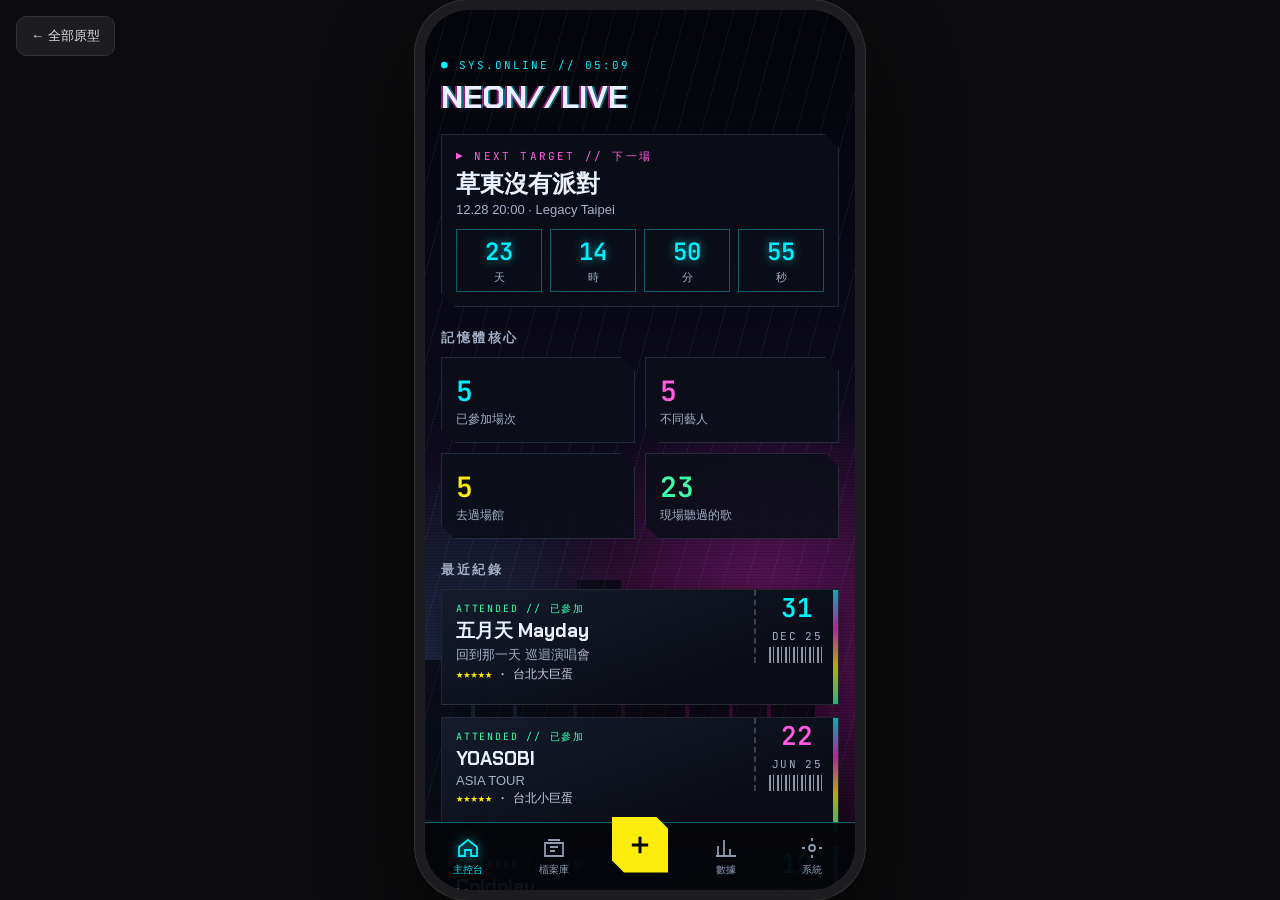
<file: prototypes/01-neon.html>
<!doctype html>
<html lang="zh-Hant-TW">
<head>
<meta charset="utf-8">
<meta name="viewport" content="width=device-width, initial-scale=1, viewport-fit=cover">
<title>01 霓虹雨夜 原型</title>
<link rel="stylesheet" href="https://fonts.googleapis.com/css2?family=Chakra+Petch:wght@500;700&family=JetBrains+Mono:wght@400;600&display=swap">
<link rel="stylesheet" href="shared.css">
<style>
.app{--c:#00f0ff;--m:#ff2bd6;--y:#fcee0a;--g:#3dffa8;--mut:#a3b0c6;--line:rgba(160,180,220,.16);
  color:#e9f1ff;font-family:-apple-system,"PingFang TC",sans-serif;
  background:radial-gradient(70% 40% at 80% 70%,rgba(255,43,214,.3),transparent 70%),radial-gradient(60% 40% at 10% 78%,rgba(0,240,255,.18),transparent 70%),linear-gradient(180deg,#04050b,#0c0a1c 48%,#2a0b2e 76%,#07060c)}
.city{position:absolute;left:0;right:0;bottom:70px;height:280px;opacity:.85;pointer-events:none}
.fx{position:absolute;inset:0;pointer-events:none;z-index:1;background:repeating-linear-gradient(105deg,transparent 0 22px,rgba(180,220,255,.06) 22px 23px),repeating-linear-gradient(180deg,transparent 0 2px,rgba(0,0,0,.18) 2px 3px)}
.screen{z-index:2;padding:max(env(safe-area-inset-top),48px) 16px 110px}
.mono{font-family:"JetBrains Mono",monospace}
.disp{font-family:"Chakra Petch",-apple-system,"PingFang TC",sans-serif}
.kick{font-family:"JetBrains Mono",monospace;font-size:11px;letter-spacing:.18em;color:var(--c)}
h1{margin:4px 0 16px;font-family:"Chakra Petch",-apple-system,"PingFang TC",sans-serif;font-size:32px;text-shadow:-2px 0 rgba(255,43,214,.55),2px 0 rgba(0,240,255,.45)}
h2{font-family:"Chakra Petch",sans-serif;font-size:13px;letter-spacing:.2em;color:var(--mut);margin:22px 0 10px}
.panel{background:rgba(11,14,24,.86);border:1px solid var(--line);padding:14px;clip-path:polygon(0 0,calc(100% - 14px) 0,100% 14px,100% 100%,14px 100%,0 calc(100% - 14px))}
.next .lbl{font-size:11px;letter-spacing:.2em;color:#ff5ce0}
.next .ar{font-size:24px;font-weight:700;margin:4px 0 2px}
.cd{display:grid;grid-template-columns:repeat(4,1fr);gap:8px;margin-top:12px}
.cd div{border:1px solid rgba(0,240,255,.35);text-align:center;padding:6px 0}
.cd b{display:block;font:600 24px "JetBrains Mono",monospace;color:var(--c);text-shadow:0 0 10px rgba(0,240,255,.6)}
.cd span{font-size:11px;color:var(--mut)}
.grid2{display:grid;grid-template-columns:1fr 1fr;gap:10px}
.stat b{display:block;font:600 28px "JetBrains Mono",monospace}
.stat span{font-size:12px;color:var(--mut)}
.ticket{display:flex;width:100%;min-height:116px;text-align:left;margin-bottom:12px;position:relative;background:linear-gradient(160deg,#161c2d,#0a0d16 70%);border:1px solid rgba(255,255,255,.1);box-shadow:0 10px 30px rgba(0,0,0,.5)}
.ticket:active{transform:scale(.98)}
.ticket .mn{flex:1;min-width:0;padding:12px 14px;display:flex;flex-direction:column;gap:2px}
.ticket .st{font:10px "JetBrains Mono",monospace;letter-spacing:.18em}
.ticket .ar{font:700 19px "Chakra Petch",-apple-system,"PingFang TC",sans-serif;white-space:nowrap;overflow:hidden;text-overflow:ellipsis}
.ticket .tr{font-size:13px;color:var(--mut);white-space:nowrap;overflow:hidden;text-overflow:ellipsis}
.ticket .ft{margin-top:auto;font:12px "JetBrains Mono",monospace;color:#c7d2e6}
.ticket .stub{width:84px;border-left:2px dashed rgba(255,255,255,.2);display:flex;flex-direction:column;align-items:center;justify-content:center;gap:4px}
.ticket .stub b{font:600 26px "JetBrains Mono",monospace}
.ticket .stub small{font:11px "JetBrains Mono",monospace;letter-spacing:.12em;color:var(--mut)}
.ticket .bc{width:56px;height:16px;opacity:.7;background:repeating-linear-gradient(90deg,#c7d2e6 0 2px,transparent 2px 4px,#c7d2e6 4px 5px,transparent 5px 8px)}
.ticket .holo{position:absolute;top:0;right:0;bottom:0;width:5px;background:linear-gradient(180deg,#00f0ff,#ff2bd6,#fcee0a,#3dffa8);opacity:.7}
.c{color:var(--c)}.m{color:#ff5ce0}.y{color:var(--y)}.g{color:var(--g)}
.search{display:flex;align-items:center;gap:8px;padding:0 12px;border:1px solid rgba(0,240,255,.3);background:rgba(11,14,24,.86)}
.search input{flex:1;min-height:46px;background:none;border:0;outline:0}
.seg{display:flex;margin:12px 0;border:1px solid var(--line);background:rgba(11,14,24,.86)}
.seg button{flex:1;min-height:40px;font-size:13px;color:var(--mut)}
.seg button[aria-pressed=true]{background:var(--c);color:#05060a;font-weight:700}
.bars{display:flex;align-items:flex-end;gap:10px;height:150px}
.bars div{flex:1;display:flex;flex-direction:column;align-items:center;justify-content:flex-end;height:100%;gap:4px;font:11px "JetBrains Mono",monospace;color:var(--mut)}
.bars i{width:100%;max-width:32px;background:linear-gradient(to top,rgba(255,43,214,.25),var(--m));box-shadow:0 0 12px rgba(255,43,214,.5)}
.rank li{display:flex;justify-content:space-between;padding:8px 0;border-bottom:1px solid var(--line)}
.rank{list-style:none;margin:0;padding:0}
nav.tab{position:absolute;left:0;right:0;bottom:0;z-index:20;height:calc(68px + env(safe-area-inset-bottom));padding-bottom:env(safe-area-inset-bottom);display:grid;grid-template-columns:repeat(5,1fr);align-items:center;background:rgba(5,6,10,.95);border-top:1px solid rgba(0,240,255,.4)}
nav.tab button{display:flex;flex-direction:column;align-items:center;gap:3px;min-height:52px;justify-content:center;color:#8d9ab0;font-size:10px}
nav.tab button[aria-current]{color:var(--c)}
nav.tab button[aria-current] svg{filter:drop-shadow(0 0 6px rgba(0,240,255,.8))}
nav.tab .add{justify-self:center;width:56px;height:56px;margin-top:-24px;display:grid;place-items:center;background:var(--y);color:#0a0a0a;clip-path:polygon(0 0,calc(100% - 12px) 0,100% 12px,100% 100%,12px 100%,0 calc(100% - 12px))}
.screen[data-screen=detail]{background:#0b0d18;padding-bottom:40px}
.hero{margin:-48px -16px 14px;height:260px;position:relative;background:radial-gradient(60% 80% at 75% 25%,rgba(255,43,214,.6),transparent 60%),radial-gradient(60% 70% at 15% 85%,rgba(0,240,255,.45),transparent 60%),#090b14}
.hero::after{content:"";position:absolute;inset:0;background:linear-gradient(to top,#0b0d18 4%,transparent 60%)}
.hero .cap{position:absolute;left:16px;right:16px;bottom:12px;z-index:1}
.hero .top{position:absolute;top:max(env(safe-area-inset-top),48px);left:12px;right:12px;display:flex;justify-content:space-between;z-index:1}
.ib{width:44px;height:44px;display:grid;place-items:center;border:1px solid rgba(160,180,220,.3);background:rgba(5,6,10,.6)}
.btn{min-height:44px;padding:0 16px;border:1px solid var(--c);color:var(--c);font-weight:700;background:rgba(0,240,255,.08)}
.btn.solid{background:var(--y);border-color:var(--y);color:#0a0a0a}
.facts{display:grid;grid-template-columns:1fr 1fr;gap:1px;background:var(--line);border:1px solid var(--line);margin:0}
.facts div{background:#0b0e18;padding:9px 12px}
.facts dt{font:10px "JetBrains Mono",monospace;letter-spacing:.18em;color:var(--mut)}
.facts dd{margin:2px 0 0}
.sl{list-style:none;margin:0;padding:0}
.sl li{display:flex;gap:12px;padding:9px 0;border-bottom:1px solid var(--line)}
.sl li span{font:12px "JetBrains Mono",monospace;color:var(--c);width:22px}
.sl .enc{font:11px "JetBrains Mono",monospace;letter-spacing:.25em;color:#ff5ce0;border:0;padding-top:14px}
.sheet .panel{background:linear-gradient(180deg,#0d1120,#070910);border-top:1px solid var(--c);padding:16px;clip-path:none}
.f{display:flex;flex-direction:column;gap:12px}
.f label{font:11px "JetBrains Mono",monospace;letter-spacing:.16em;color:var(--c);display:flex;flex-direction:column;gap:6px}
.f input,.f textarea{min-height:46px;padding:10px 12px;background:rgba(5,6,10,.8);border:1px solid var(--line);color:#e9f1ff;font-family:-apple-system,"PingFang TC",sans-serif;letter-spacing:0;border-radius:0}
.f input:focus,.f textarea:focus{outline:0;border-color:var(--c);box-shadow:0 0 14px rgba(0,240,255,.3)}
.two{display:grid;grid-template-columns:1fr 1fr;gap:10px}
.rate{display:flex;gap:4px}
.rate input{position:absolute;opacity:0}
.rate label{font-size:28px;color:#3a4357;min-width:40px;min-height:44px;display:grid;place-items:center}
.rate input:checked+label{color:var(--y)}
.toast{background:#0b0e18;border:1px solid var(--g);font:13px "JetBrains Mono",monospace;color:#e9f1ff}
</style>
</head>
<body>
<a class="proto-home" href="index.html">← 全部原型</a>
<div class="app">
  <svg class="city" aria-hidden="true" viewBox="0 0 390 280" preserveAspectRatio="xMidYMax slice">
    <g fill="#0a0c16"><rect x="0" y="120" width="46" height="160"/><rect x="50" y="60" width="38" height="220"/><rect x="92" y="150" width="56" height="130"/><rect x="152" y="40" width="44" height="240"/><rect x="200" y="110" width="60" height="170"/><rect x="264" y="70" width="40" height="210"/><rect x="308" y="130" width="34" height="150"/><rect x="346" y="90" width="44" height="190"/></g>
    <g fill="#ffc47a" opacity=".5"><rect x="58" y="80" width="4" height="6"/><rect x="160" y="60" width="4" height="6"/><rect x="214" y="130" width="4" height="6"/><rect x="272" y="100" width="4" height="6"/><rect x="356" y="120" width="4" height="6"/></g>
    <rect x="186" y="70" width="6" height="80" fill="#ff2bd6" opacity=".85"/><rect x="296" y="96" width="5" height="60" fill="#00f0ff" opacity=".8"/>
  </svg>
  <div class="fx" aria-hidden="true"></div>

  <main class="screen" data-screen="home">
    <div class="kick">● SYS.ONLINE // <span id="clock"></span></div>
    <h1>NEON//LIVE</h1>
    <div id="next"></div>
    <h2>記憶體核心</h2>
    <div class="grid2" id="hstats"></div>
    <h2>最近紀錄</h2>
    <div id="recent"></div>
  </main>

  <main class="screen" data-screen="archive">
    <div class="kick">ARCHIVE // 全部場次</div>
    <h1>檔案庫</h1>
    <label class="search"><span class="sr">搜尋</span><svg width="18" height="18" viewBox="0 0 24 24" fill="none" stroke="#00f0ff" stroke-width="2" aria-hidden="true"><circle cx="11" cy="11" r="7"/><path d="m20 20-3.5-3.5"/></svg><input id="q" type="search" placeholder="搜尋藝人、場館、歌曲…"></label>
    <div class="seg" id="seg"><button data-f="all" aria-pressed="true">全部</button><button data-f="attended" aria-pressed="false">已參加</button><button data-f="going" aria-pressed="false">即將</button><button data-f="wish" aria-pressed="false">願望</button></div>
    <div id="alist"></div>
  </main>

  <main class="screen" data-screen="stats">
    <div class="kick">ANALYTICS // 演出數據</div>
    <h1>數據分析</h1>
    <div id="sbody"></div>
  </main>

  <main class="screen" data-screen="settings">
    <div class="kick">SYSTEM // CONFIG</div>
    <h1>系統</h1>
    <div class="panel"><p style="margin:0;color:#c7d2e6">這是可點擊原型，資料只存在記憶體，重新整理就會回到範例資料。正式版本請用 concert-log/index.html。</p></div>
    <h2>視覺效果</h2>
    <div class="panel" style="display:flex;flex-direction:column;gap:6px">
      <button class="btn" data-toast="原型：雨景動畫切換">雨景動畫 ON</button>
      <button class="btn" data-toast="原型：掃描線切換">CRT 掃描線 ON</button>
    </div>
  </main>

  <main class="screen" data-screen="detail" id="detail"></main>

  <nav class="tab" data-nav aria-label="主要分頁">
    <button data-go="home"><svg width="24" height="24" viewBox="0 0 24 24" fill="none" stroke="currentColor" stroke-width="1.8" aria-hidden="true"><path d="M3 11 12 4l9 7v9h-6v-6H9v6H3z"/></svg>主控台</button>
    <button data-go="archive"><svg width="24" height="24" viewBox="0 0 24 24" fill="none" stroke="currentColor" stroke-width="1.8" aria-hidden="true"><path d="M3 7h18v13H3zM6 4h12M8 11h8M8 15h5"/></svg>檔案庫</button>
    <button class="add" data-sheet="add" aria-label="新增演唱會"><svg width="28" height="28" viewBox="0 0 24 24" fill="none" stroke="currentColor" stroke-width="2.6" aria-hidden="true"><path d="M12 5v14M5 12h14"/></svg></button>
    <button data-go="stats"><svg width="24" height="24" viewBox="0 0 24 24" fill="none" stroke="currentColor" stroke-width="1.8" aria-hidden="true"><path d="M4 20V10M10 20V4M16 20v-7M22 20H2"/></svg>數據</button>
    <button data-go="settings"><svg width="24" height="24" viewBox="0 0 24 24" fill="none" stroke="currentColor" stroke-width="1.8" aria-hidden="true"><circle cx="12" cy="12" r="3"/><path d="M12 2v3M12 19v3M2 12h3M19 12h3"/></svg>系統</button>
  </nav>

  <div class="sheet" id="add" role="dialog" aria-modal="true" aria-label="新增演唱會">
    <div class="scrim" data-close></div>
    <div class="panel">
      <form class="f" data-add>
        <div style="display:flex;justify-content:space-between;align-items:center"><button type="button" class="btn" data-close style="border-color:var(--line);color:#e9f1ff">取消</button><span class="kick">NEW.ENTRY</span><button class="btn solid">儲存</button></div>
        <label>藝人 *<input name="artist" placeholder="例：五月天"></label>
        <label>巡演名稱<input name="tour"></label>
        <div class="two"><label>日期 *<input name="date" type="date"></label><label>時間<input name="time" type="time"></label></div>
        <div class="two"><label>場館<input name="venue"></label><label>座位<input name="seat"></label></div>
        <div>
          <span class="kick">評分</span>
          <div class="rate" role="radiogroup" aria-label="評分"><input type="radio" name="rating" value="1" id="r1"><label for="r1" aria-label="1 顆星">★</label><input type="radio" name="rating" value="2" id="r2"><label for="r2" aria-label="2 顆星">★</label><input type="radio" name="rating" value="3" id="r3"><label for="r3" aria-label="3 顆星">★</label><input type="radio" name="rating" value="4" id="r4"><label for="r4" aria-label="4 顆星">★</label><input type="radio" name="rating" value="5" id="r5"><label for="r5" aria-label="5 顆星">★</label></div>
        </div>
        <label>歌單（一行一首，安可前輸入 ENCORE）<textarea name="setlistText" rows="5"></textarea></label>
      </form>
    </div>
  </div>
  <div class="toast" role="status" aria-live="polite"></div>
</div>
<script src="shared.js"></script>
<script>
const { esc } = P;
const COL = { c: 'c', m: 'm', y: 'y' };
const ST = { attended: 'g', going: 'c', wish: 'm' };
const ticket = (s) => { const p = P.parts(s.date); return `
  <button class="ticket" data-open="${s.id}">
    <span class="mn"><span class="st ${ST[s.status]}">${P.STATUS_EN[s.status]} // ${P.STATUS[s.status]}</span>
      <span class="ar">${esc(s.artist)}</span><span class="tr">${esc(s.tour || '—')}</span>
      <span class="ft">${s.rating ? `<span class="y">${P.stars(s.rating)}</span> · ` : ''}${esc(s.venue || '場館未定')}</span></span>
    <span class="stub"><b class="${COL[s.hue]}">${p.d}</b><small>${p.mon} ${p.yy}</small><span class="bc"></span></span>
    <span class="holo"></span>
  </button>`; };

let filter = 'all', cdTimer;
function render() {
  const n = P.next();
  clearInterval(cdTimer);
  document.getElementById('next').innerHTML = n ? `
    <button class="panel next" data-open="${n.id}" style="width:100%;text-align:left">
      <div class="lbl mono">▶ NEXT TARGET // 下一場</div><div class="ar disp">${esc(n.artist)}</div>
      <div style="font-size:13px;color:var(--mut)">${P.parts(n.date).md} ${n.time} · ${esc(n.venue)}</div><div class="cd" id="cd"></div></button>`
    : `<div class="panel">尚無排程</div>`;
  if (n) cdTimer = P.everySecond(() => { const c = P.countdown(n); const el = document.getElementById('cd'); if (el) el.innerHTML = `<div><b>${c.d}</b><span>天</span></div><div><b>${c.h}</b><span>時</span></div><div><b>${c.m}</b><span>分</span></div><div><b>${c.s}</b><span>秒</span></div>`; });
  const st = P.stats();
  document.getElementById('hstats').innerHTML = [['c', st.total, '已參加場次'], ['m', st.artists, '不同藝人'], ['y', st.venues.length, '去過場館'], ['g', st.songs, '現場聽過的歌']].map(([c, v, l]) => `<div class="panel stat"><b class="${c}">${v}</b><span>${l}</span></div>`).join('');
  document.getElementById('recent').innerHTML = P.attended().slice(0, 3).map(ticket).join('');
  renderArchive(); renderStats();
}
function renderArchive() {
  const list = P.list(filter, document.getElementById('q').value);
  let html = '', year = '';
  for (const s of list) { const y = s.date.slice(0, 4); if (y !== year) { year = y; html += `<div class="mono y" style="margin:16px 0 8px;font-size:13px;letter-spacing:.2em">// ${y}</div>`; } html += ticket(s); }
  document.getElementById('alist').innerHTML = html || '<div class="panel">0 RESULTS</div>';
}
function renderStats() {
  const st = P.stats(); const max = Math.max(...st.years.map((y) => y[1]));
  document.getElementById('sbody').innerHTML = `
    <div class="grid2"><div class="panel stat"><b class="c">${st.total}</b><span>總場次</span></div><div class="panel stat"><b class="y">${st.avg}</b><span>平均評分</span></div></div>
    <h2>年度場次</h2><div class="panel"><div class="bars">${st.years.map(([y, v]) => `<div><span style="color:#e9f1ff">${v}</span><i style="height:${v / max * 100}%"></i>${y}</div>`).join('')}</div></div>
    <h2>最常看的藝人</h2><div class="panel"><ol class="rank">${st.topArtists.slice(0, 5).map(([a, v]) => `<li><span>${esc(a)}</span><span class="mono c">${v} 場</span></li>`).join('')}</ol></div>
    <h2>票券花費</h2><div class="panel mono y" style="font-size:22px">TWD ${st.spend.toLocaleString()}</div>`;
}
function detail(id) {
  const s = P.get(id), p = P.parts(s.date);
  document.getElementById('detail').innerHTML = `
    <div class="hero"><div class="top"><button class="ib" data-back aria-label="返回"><svg width="20" height="20" viewBox="0 0 24 24" fill="none" stroke="#e9f1ff" stroke-width="2" aria-hidden="true"><path d="m6 6 12 12M18 6 6 18"/></svg></button><button class="btn" data-toast="原型：編輯畫面">編輯</button></div>
      <div class="cap"><span class="mono ${ST[s.status]}" style="font-size:11px;letter-spacing:.15em;border:1px solid currentColor;padding:3px 7px;background:rgba(0,0,0,.4)">● ${P.STATUS_EN[s.status]} // ${P.STATUS[s.status]}</span>
      <div class="disp" style="font-size:30px;font-weight:700;margin-top:8px">${esc(s.artist)}</div><div style="color:#d8e2f5">${esc(s.tour)}</div></div></div>
    <dl class="facts"><div><dt>DATE</dt><dd>${s.date} ${s.time}</dd></div><div><dt>RATING</dt><dd class="y">${s.rating ? P.stars(s.rating) : '—'}</dd></div>
      <div><dt>VENUE</dt><dd>${esc(s.venue || '—')}</dd></div><div><dt>SEAT</dt><dd>${esc(s.seat || '—')}</dd></div>
      <div><dt>PRICE</dt><dd>${s.price ? 'TWD ' + s.price.toLocaleString() : '—'}</dd></div><div><dt>WITH</dt><dd>${esc(s.with || '—')}</dd></div></dl>
    ${P.songs(s) ? `<h2>SETLIST · ${P.songs(s)} 首</h2><ol class="sl">${s.setlist.map((t, i) => `<li><span>${P.pad(i + 1)}</span>${esc(t)}</li>`).join('')}${s.encore.length ? `<li class="enc">// ENCORE</li>` + s.encore.map((t, i) => `<li><span>${P.pad(s.setlist.length + i + 1)}</span>${esc(t)}</li>`).join('') : ''}</ol>` : ''}
    ${s.notes ? `<h2>回憶紀錄</h2><div class="panel">${esc(s.notes)}</div>` : ''}`;
}
document.getElementById('seg').addEventListener('click', (e) => { const b = e.target.closest('button'); if (!b) return; filter = b.dataset.f; document.querySelectorAll('#seg button').forEach((x) => x.setAttribute('aria-pressed', x === b)); renderArchive(); });
document.getElementById('q').addEventListener('input', renderArchive);
P.everySecond(() => { document.getElementById('clock').textContent = new Date().toTimeString().slice(0, 5); });
P.init({ render, detail, onGo: (n) => { document.querySelector('nav.tab').style.display = n === 'detail' ? 'none' : ''; } });
</script>
</body>
</html>
</file>
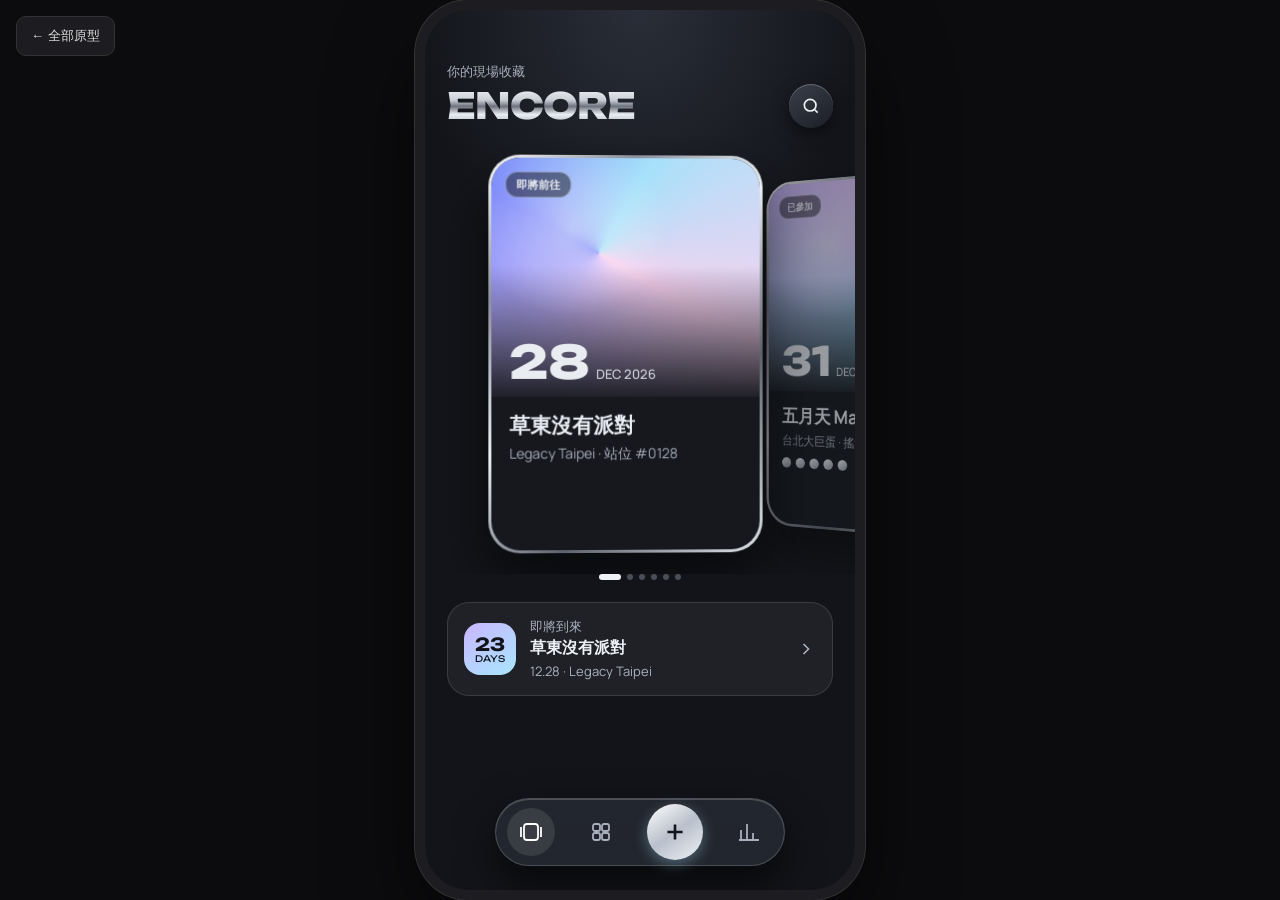
<file: prototypes/02-chrome.html>
<!doctype html>
<html lang="zh-Hant-TW">
<head>
<meta charset="utf-8">
<meta name="viewport" content="width=device-width, initial-scale=1, viewport-fit=cover">
<title>02 液態鉻 原型</title>
<link rel="stylesheet" href="https://fonts.googleapis.com/css2?family=Unbounded:wght@500;800&family=Manrope:wght@500;700&display=swap">
<link rel="stylesheet" href="shared.css">
<style>
.app{--mut:#a9b0bd;--ice:#a8e6ff;--lil:#c9b6ff;color:#eef1f6;font-family:Manrope,-apple-system,"PingFang TC",sans-serif;background:radial-gradient(90% 50% at 50% 0%,#2a2e38 0%,#121419 60%),#0e1014}
.screen{padding:max(env(safe-area-inset-top),52px) 0 120px}
.wrap{padding:0 22px}
.chrome-t{font-family:Unbounded,sans-serif;font-weight:800;letter-spacing:-.02em;background:linear-gradient(180deg,#fff 0%,#c9ced6 38%,#6d737e 52%,#e9edf3 70%,#9aa1ad 100%);-webkit-background-clip:text;background-clip:text;color:transparent}
.top{display:flex;justify-content:space-between;align-items:flex-end;padding:0 22px}
.top h1{margin:2px 0 0;font-size:36px}
.sub{font-size:13px;color:var(--mut)}
.knob{width:44px;height:44px;border-radius:22px;display:grid;place-items:center;background:linear-gradient(145deg,#3a3f4a,#1b1e25);box-shadow:inset 0 1px 0 rgba(255,255,255,.25),0 6px 16px rgba(0,0,0,.5)}
.track{display:flex;gap:0;overflow-x:auto;scroll-snap-type:x mandatory;padding:26px calc(50% - 138px) 20px;scrollbar-width:none}
.track::-webkit-scrollbar{display:none}
.card{flex:0 0 276px;height:400px;scroll-snap-align:center;border-radius:32px;padding:3px;margin:0 -14px;background:linear-gradient(135deg,#fff 0%,#8d94a0 22%,#f1f4f8 45%,#5d636e 70%,#e6eaf0 100%);box-shadow:0 30px 60px rgba(0,0,0,.6);transition:transform .08s linear;text-align:left}
.card .in{display:flex;flex-direction:column;height:100%;border-radius:29px;overflow:hidden;background:#15171d}
.card .art{position:relative;height:240px}
.card .art::after{content:"";position:absolute;inset:0;background:radial-gradient(60% 60% at 30% 30%,rgba(255,255,255,.5),transparent 60%),linear-gradient(to top,rgba(21,23,29,.95),transparent 55%)}
.card .day{position:absolute;left:18px;bottom:12px;z-index:1;font:800 46px/1 Unbounded,sans-serif}
.card .day small{font:500 13px Manrope,sans-serif;margin-left:6px;color:#d7dbe3}
.card .meta{padding:14px 18px;display:flex;flex-direction:column;gap:4px}
.card .ar{font-size:21px;font-weight:700;white-space:nowrap;overflow:hidden;text-overflow:ellipsis}
.card .vn{font-size:14px;color:var(--mut)}
.pips{display:flex;gap:6px;margin-top:6px}
.pips i{width:12px;height:12px;border-radius:6px;background:#3a3f4a}
.pips i.on{background:linear-gradient(145deg,#fff,#8d94a0)}
.badge{position:absolute;top:14px;left:14px;z-index:1;padding:4px 10px;border-radius:12px;font-size:11px;font-weight:700;background:rgba(0,0,0,.45);border:1px solid rgba(255,255,255,.3)}
.dots{display:flex;justify-content:center;gap:6px}
.dots span{width:6px;height:6px;border-radius:3px;background:#4a4f59;transition:width .2s}
.dots span.on{width:22px;background:#eef1f6}
.cap{margin:22px 22px 0;padding:14px 16px;border-radius:22px;background:rgba(255,255,255,.06);border:1px solid rgba(255,255,255,.12);display:flex;align-items:center;gap:14px;width:calc(100% - 44px);text-align:left}
.cap .dd{width:52px;height:52px;border-radius:16px;background:linear-gradient(145deg,var(--lil),var(--ice));color:#12141a;display:flex;flex-direction:column;align-items:center;justify-content:center;font-family:Unbounded,sans-serif}
.grid{display:grid;grid-template-columns:1fr 1fr;gap:12px;padding:0 22px}
.tile{border-radius:22px;padding:2px;background:linear-gradient(135deg,#fff,#6d737e,#dfe3ea,#4a4f59);text-align:left}
.tile .in{border-radius:20px;overflow:hidden;background:#15171d}
.tile .art{height:110px;position:relative}
.tile .art b{position:absolute;left:10px;bottom:8px;font:800 26px Unbounded,sans-serif}
.tile .t{padding:8px 10px 10px;font-size:14px;font-weight:700;white-space:nowrap;overflow:hidden;text-overflow:ellipsis}
.tile .t small{display:block;font-weight:500;color:var(--mut);font-size:12px}
.search{margin:16px 22px;display:flex;align-items:center;gap:8px;padding:0 16px;border-radius:24px;background:rgba(255,255,255,.07);border:1px solid rgba(255,255,255,.14)}
.search input{flex:1;min-height:48px;background:none;border:0;outline:0}
.glass{margin:0 22px 12px;padding:16px;border-radius:22px;background:rgba(255,255,255,.05);border:1px solid rgba(255,255,255,.1)}
.big{font:800 40px Unbounded,sans-serif}
.bar{height:10px;border-radius:5px;background:rgba(255,255,255,.08);overflow:hidden;margin-top:4px}
.bar i{display:block;height:100%;border-radius:5px;background:linear-gradient(90deg,var(--lil),var(--ice))}
nav.pill{position:absolute;left:50%;bottom:max(env(safe-area-inset-bottom),24px);transform:translateX(-50%);z-index:20;width:290px;height:68px;border-radius:34px;display:flex;align-items:center;justify-content:space-around;background:rgba(40,44,54,.75);border:1px solid rgba(255,255,255,.18);box-shadow:inset 0 1px 0 rgba(255,255,255,.2),0 18px 40px rgba(0,0,0,.6);-webkit-backdrop-filter:blur(20px);backdrop-filter:blur(20px)}
nav.pill button{width:48px;height:48px;display:grid;place-items:center;color:var(--mut);border-radius:24px}
nav.pill button[aria-current]{color:#fff;background:rgba(255,255,255,.1)}
nav.pill .add{width:56px;height:56px;border-radius:28px;color:#12141a;background:linear-gradient(145deg,#fff,#b9c0cb 50%,#eef1f6);box-shadow:0 4px 14px rgba(168,230,255,.35)}
.case{position:relative;height:240px;margin:16px 0 0}
.disc{position:absolute;left:150px;top:14px;width:200px;height:200px;border-radius:100px;background:conic-gradient(#d9dee6,#a8e6ff,#c9b6ff,#ffd6f5,#b7ffe9,#f1f4f8,#a8e6ff,#d9dee6);box-shadow:0 20px 40px rgba(0,0,0,.6);animation:spin 9s linear infinite}
.disc::before{content:"";position:absolute;inset:0;border-radius:50%;background:repeating-radial-gradient(circle,transparent 0 3px,rgba(255,255,255,.08) 3px 4px)}
.disc::after{content:"";position:absolute;left:80px;top:80px;width:40px;height:40px;border-radius:20px;background:#0e1014;border:6px solid #c9ced6;box-sizing:border-box}
@keyframes spin{to{transform:rotate(360deg)}}
.jewel{position:absolute;left:22px;top:0;width:220px;height:220px;border-radius:18px;padding:2px;background:linear-gradient(135deg,#fff,#8d94a0 25%,#f1f4f8 50%,#5d636e 75%,#e6eaf0);box-shadow:0 24px 50px rgba(0,0,0,.6)}
.jewel div{width:100%;height:100%;border-radius:16px;display:flex;align-items:flex-end;padding:14px;box-sizing:border-box;font:800 26px/1 Unbounded,sans-serif}
.chips{display:flex;flex-wrap:wrap;gap:8px;margin-top:12px}
.chips span{padding:6px 12px;border-radius:14px;background:rgba(255,255,255,.08);border:1px solid rgba(255,255,255,.14);font-size:13px}
.chips .hi{background:linear-gradient(145deg,var(--lil),var(--ice));color:#12141a;font-weight:700;border:0}
.row{display:flex;align-items:center;gap:14px;min-height:46px;border-bottom:1px solid rgba(255,255,255,.08)}
.row:last-child{border:0}
.row span:first-child{font:12px Unbounded,sans-serif;color:#8d94a0;width:22px}
.row .e{width:22px;height:22px;border-radius:11px;display:grid;place-items:center;color:#12141a!important;background:linear-gradient(145deg,var(--lil),var(--ice))}
.sheet .panel{background:#16181e;border-radius:28px 28px 0 0;padding:10px 20px}
.grab{width:40px;height:5px;border-radius:3px;background:#4a4f59;margin:0 auto 10px}
.f{display:flex;flex-direction:column;gap:12px}
.f label{display:flex;flex-direction:column;gap:6px;font-size:13px;color:var(--mut)}
.f input,.f textarea{min-height:48px;padding:12px 14px;border-radius:14px;border:1px solid rgba(255,255,255,.14);background:rgba(255,255,255,.05);color:#eef1f6}
.f input:focus,.f textarea:focus{outline:0;border-color:var(--ice)}
.two{display:grid;grid-template-columns:1fr 1fr;gap:10px}
.rate{display:flex;gap:6px}
.rate input{position:absolute;opacity:0}
.rate label{width:44px;height:44px;border-radius:22px;background:#2a2e38}
.rate input:checked+label{background:linear-gradient(145deg,#fff,#8d94a0)}
.pbtn{min-height:48px;padding:0 20px;border-radius:24px;font-weight:700}
.pbtn.solid{color:#12141a;background:linear-gradient(145deg,#fff,#b9c0cb 50%,#eef1f6)}
.toast{border-radius:16px;background:rgba(40,44,54,.95);border:1px solid rgba(255,255,255,.2);font-size:14px}
</style>
</head>
<body>
<a class="proto-home" href="index.html">← 全部原型</a>
<div class="app">
  <main class="screen" data-screen="home">
    <div class="top"><div><div class="sub">你的現場收藏</div><h1 class="chrome-t">ENCORE</h1></div><button class="knob" data-go="library" aria-label="搜尋"><svg width="20" height="20" viewBox="0 0 24 24" fill="none" stroke="#eef1f6" stroke-width="2" aria-hidden="true"><circle cx="11" cy="11" r="7"/><path d="m20 20-3.5-3.5"/></svg></button></div>
    <div class="track" id="track"></div>
    <div class="dots" id="dots" aria-hidden="true"></div>
    <div id="upnext"></div>
  </main>

  <main class="screen" data-screen="library">
    <div class="top"><div><div class="sub">全部場次</div><h1 class="chrome-t">LIBRARY</h1></div></div>
    <label class="search"><span class="sr">搜尋</span><svg width="18" height="18" viewBox="0 0 24 24" fill="none" stroke="#a9b0bd" stroke-width="2" aria-hidden="true"><circle cx="11" cy="11" r="7"/><path d="m20 20-3.5-3.5"/></svg><input id="q" type="search" placeholder="藝人、場館、歌曲"></label>
    <div class="grid" id="grid"></div>
  </main>

  <main class="screen" data-screen="stats">
    <div class="top"><div><div class="sub">你的現場數據</div><h1 class="chrome-t">STATS</h1></div></div>
    <div id="sbody" style="margin-top:18px"></div>
  </main>

  <main class="screen" data-screen="detail" id="detail"></main>

  <nav class="pill" data-nav aria-label="主要分頁">
    <button data-go="home" aria-label="首頁"><svg width="24" height="24" viewBox="0 0 24 24" fill="none" stroke="currentColor" stroke-width="1.8" aria-hidden="true"><rect x="5" y="4" width="14" height="16" rx="3"/><path d="M2 7v10M22 7v10"/></svg></button>
    <button data-go="library" aria-label="收藏"><svg width="24" height="24" viewBox="0 0 24 24" fill="none" stroke="currentColor" stroke-width="1.8" aria-hidden="true"><rect x="4" y="4" width="7" height="7" rx="2"/><rect x="13" y="4" width="7" height="7" rx="2"/><rect x="4" y="13" width="7" height="7" rx="2"/><rect x="13" y="13" width="7" height="7" rx="2"/></svg></button>
    <button class="add" data-sheet="add" aria-label="新增演唱會"><svg width="26" height="26" viewBox="0 0 24 24" fill="none" stroke="currentColor" stroke-width="2.4" aria-hidden="true"><path d="M12 5v14M5 12h14"/></svg></button>
    <button data-go="stats" aria-label="統計"><svg width="24" height="24" viewBox="0 0 24 24" fill="none" stroke="currentColor" stroke-width="1.8" aria-hidden="true"><path d="M4 20V10M10 20V4M16 20v-7M22 20H2"/></svg></button>
  </nav>

  <div class="sheet" id="add" role="dialog" aria-modal="true" aria-label="新增演唱會">
    <div class="scrim" data-close></div>
    <div class="panel">
      <div class="grab"></div>
      <form class="f" data-add>
        <div style="display:flex;justify-content:space-between;align-items:center"><button type="button" class="pbtn" data-close>取消</button><b>新增現場</b><button class="pbtn solid">儲存</button></div>
        <label>藝人 *<input name="artist" placeholder="例：YOASOBI"></label>
        <label>巡演名稱<input name="tour"></label>
        <div class="two"><label>日期 *<input name="date" type="date"></label><label>場館<input name="venue"></label></div>
        <div><div style="font-size:13px;color:var(--mut);margin-bottom:6px">評分</div>
          <div class="rate" role="radiogroup" aria-label="評分"><input type="radio" name="rating" value="1" id="r1"><label for="r1" aria-label="1 分"></label><input type="radio" name="rating" value="2" id="r2"><label for="r2" aria-label="2 分"></label><input type="radio" name="rating" value="3" id="r3"><label for="r3" aria-label="3 分"></label><input type="radio" name="rating" value="4" id="r4"><label for="r4" aria-label="4 分"></label><input type="radio" name="rating" value="5" id="r5"><label for="r5" aria-label="5 分"></label></div></div>
        <label>歌單（一行一首，安可前輸入 ENCORE）<textarea name="setlistText" rows="4"></textarea></label>
      </form>
    </div>
  </div>
  <div class="toast" role="status" aria-live="polite"></div>
</div>
<script src="shared.js"></script>
<script>
const { esc } = P;
const ART = {
  c: 'conic-gradient(from 210deg at 60% 45%,#a8e6ff,#c9b6ff,#ffd6f5,#b7ffe9,#a8e6ff)',
  m: 'conic-gradient(from 120deg at 40% 40%,#ffd6f5,#c9b6ff,#7f8cff,#a8e6ff,#ffd6f5)',
  y: 'conic-gradient(from 30deg at 50% 60%,#fff3c4,#b7ffe9,#a8e6ff,#d9dee6,#fff3c4)'
};
const pips = (n) => `<span class="pips">${[1, 2, 3, 4, 5].map((i) => `<i class="${i <= n ? 'on' : ''}"></i>`).join('')}</span>`;
let refresh;
function render() {
  const items = P.list().filter((s) => s.status !== 'wish');
  document.getElementById('track').innerHTML = items.map((s) => { const p = P.parts(s.date); return `
    <button class="card" data-open="${s.id}" aria-label="${esc(s.artist)}"><span class="in">
      <span class="art" style="background:${ART[s.hue]}"><span class="badge">${P.STATUS[s.status]}</span><span class="day">${p.d}<small>${p.mon} ${p.y}</small></span></span>
      <span class="meta"><span class="ar">${esc(s.artist)}</span><span class="vn">${esc(s.venue)} · ${esc(s.seat)}</span>${s.rating ? pips(s.rating) : ''}</span>
    </span></button>`; }).join('');
  const track = document.getElementById('track');
  refresh = P.coverflow(track, document.getElementById('dots'));
  const n = P.next();
  document.getElementById('upnext').innerHTML = n ? `<button class="cap" data-open="${n.id}"><span class="dd"><b style="font-size:18px;line-height:1" id="cdd"></b><small style="font-size:9px">DAYS</small></span><span style="flex:1;min-width:0"><span class="sub" style="display:block">即將到來</span><b style="display:block;font-size:16px">${esc(n.artist)}</b><span class="sub">${P.parts(n.date).md} · ${esc(n.venue)}</span></span><svg width="20" height="20" viewBox="0 0 24 24" fill="none" stroke="#a9b0bd" stroke-width="2" aria-hidden="true"><path d="m9 6 6 6-6 6"/></svg></button>` : '';
  if (n) document.getElementById('cdd').textContent = P.countdown(n).d;
  renderGrid(); renderStats();
}
function renderGrid() {
  document.getElementById('grid').innerHTML = P.list('all', document.getElementById('q').value).map((s) => `
    <button class="tile" data-open="${s.id}"><span class="in" style="display:block"><span class="art" style="display:block;background:${ART[s.hue]}"><b style="color:#12141a">${P.parts(s.date).d}</b></span><span class="t" style="display:block">${esc(s.artist)}<small>${s.date.replace(/-/g, '.')}</small></span></span></button>`).join('') || '<p class="sub" style="grid-column:1/3">找不到符合的場次</p>';
}
function renderStats() {
  const st = P.stats(); const max = Math.max(...st.topArtists.map((a) => a[1]));
  document.getElementById('sbody').innerHTML = `
    <div class="glass" style="display:flex;justify-content:space-between"><div><div class="big chrome-t">${st.total}</div><div class="sub">場現場</div></div><div><div class="big chrome-t">${st.songs}</div><div class="sub">首現場歌曲</div></div></div>
    <div class="glass"><div class="sub" style="margin-bottom:8px">最常看的藝人</div>${st.topArtists.slice(0, 4).map(([a, v]) => `<div style="margin:8px 0"><div style="display:flex;justify-content:space-between;font-size:14px"><span>${esc(a)}</span><span class="sub">${v}</span></div><div class="bar"><i style="width:${v / max * 100}%"></i></div></div>`).join('')}</div>
    <div class="glass" style="display:flex;justify-content:space-between"><div><div class="sub">平均評分</div><div class="big">${st.avg}</div></div><div style="text-align:right"><div class="sub">票券總花費</div><div class="big" style="font-size:24px;margin-top:12px">${st.spend.toLocaleString()}</div></div></div>`;
}
function detail(id) {
  const s = P.get(id);
  document.getElementById('detail').innerHTML = `
    <div class="wrap" style="display:flex;justify-content:space-between"><button class="knob" data-back aria-label="返回"><svg width="20" height="20" viewBox="0 0 24 24" fill="none" stroke="#eef1f6" stroke-width="2" aria-hidden="true"><path d="m15 6-6 6 6 6"/></svg></button><button class="pbtn solid" data-toast="原型：編輯畫面">編輯</button></div>
    <div class="case" aria-hidden="true"><div class="disc"></div><div class="jewel"><div style="background:${ART[s.hue]};color:#12141a">${esc(s.artist.split(' ')[0])}</div></div></div>
    <div class="wrap" style="margin-top:12px"><h2 style="margin:0;font-size:26px">${esc(s.artist)}</h2><div class="sub">${esc(s.tour)}</div>
      <div class="chips"><span>${s.date.replace(/-/g, '.')}</span>${s.venue ? `<span>${esc(s.venue)}</span>` : ''}${s.seat ? `<span>${esc(s.seat)}</span>` : ''}${s.rating ? `<span class="hi">${s.rating}.0 / 5</span>` : `<span>${P.STATUS[s.status]}</span>`}</div></div>
    ${P.songs(s) ? `<div class="glass" style="margin-top:16px">${s.setlist.map((t, i) => `<div class="row"><span>${P.pad(i + 1)}</span><span>${esc(t)}</span></div>`).join('')}${s.encore.map((t) => `<div class="row"><span class="e">E</span><span style="flex:1">${esc(t)}</span><span class="sub">安可</span></div>`).join('')}</div>` : ''}
    ${s.notes ? `<div class="glass">${esc(s.notes)}</div>` : ''}`;
}
document.getElementById('q').addEventListener('input', renderGrid);
P.init({ render, detail, onGo: (n) => { document.querySelector('nav.pill').style.display = n === 'detail' ? 'none' : ''; if (n === 'home' && refresh) requestAnimationFrame(refresh); } });
</script>
</body>
</html>
</file>
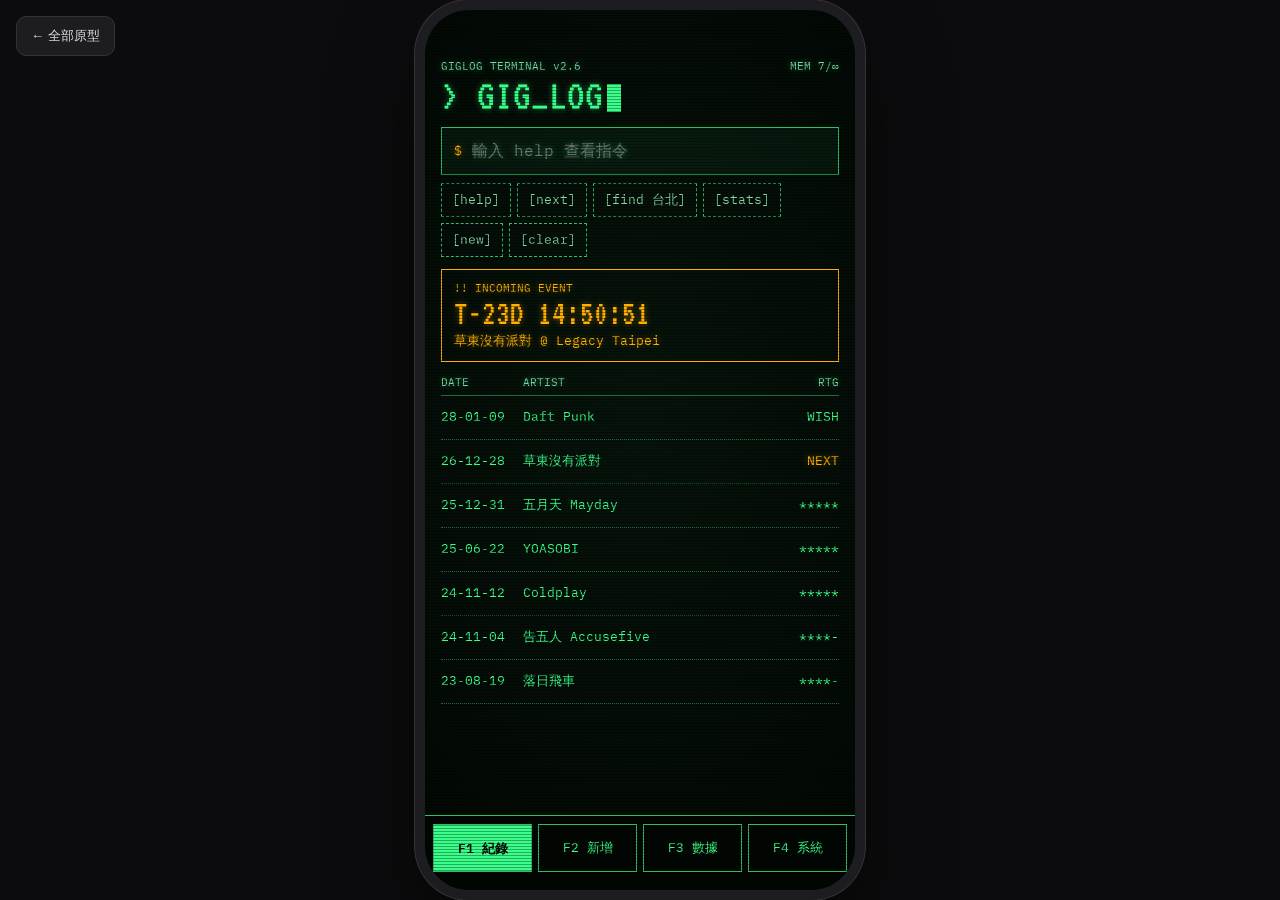
<file: prototypes/03-terminal.html>
<!doctype html>
<html lang="zh-Hant-TW">
<head>
<meta charset="utf-8">
<meta name="viewport" content="width=device-width, initial-scale=1, viewport-fit=cover">
<title>03 磷光終端 原型</title>
<link rel="stylesheet" href="https://fonts.googleapis.com/css2?family=VT323&family=IBM+Plex+Mono:wght@400;600&display=swap">
<link rel="stylesheet" href="shared.css">
<style>
.app{--g:#39ff8a;--dim:#7fd8a4;--line:#1d6b3e;--edge:#2fbf6a;--amb:#ffb000;color:var(--g);font:13px/1.55 "IBM Plex Mono","PingFang TC",monospace;text-shadow:0 0 6px rgba(57,255,138,.45);background:radial-gradient(120% 90% at 50% 45%,#06140b,#020703 75%)}
.app::after{content:"";position:absolute;inset:0;pointer-events:none;z-index:60;background:repeating-linear-gradient(180deg,transparent 0 2px,rgba(0,0,0,.33) 2px 3px)}
.screen{padding:max(env(safe-area-inset-top),48px) 16px 110px}
.hd{display:flex;justify-content:space-between;color:var(--dim);font-size:11px}
h1{margin:2px 0 10px;font:44px/.9 VT323,monospace;font-weight:400}
.cur{display:inline-block;width:14px;height:28px;background:var(--g);vertical-align:-3px;margin-left:4px;animation:blink 1s steps(1) infinite}
@keyframes blink{50%{opacity:0}}
.cmd{display:flex;align-items:center;gap:8px;padding:0 12px;border:1px solid var(--edge);background:rgba(57,255,138,.05)}
.cmd input{flex:1;min-height:46px;background:none;border:0;outline:0;color:var(--g);font-family:inherit;text-shadow:inherit}
.chips{display:flex;flex-wrap:wrap;gap:6px;margin:8px 0 12px}
.chips button{min-height:34px;padding:0 10px;border:1px dashed var(--edge);color:var(--dim)}
.out{border-left:2px solid var(--line);padding-left:10px;margin-bottom:12px;color:var(--dim);white-space:pre-wrap}
.out b{color:var(--g);font-weight:400}
.amb{color:var(--amb);text-shadow:0 0 6px rgba(255,176,0,.45)}
.box{border:1px solid var(--amb);padding:10px 12px;margin-bottom:12px}
.big{font:34px/1 VT323,monospace}
.head{color:var(--dim);font-size:11px;border-bottom:1px solid var(--line);padding-bottom:4px;display:grid;grid-template-columns:76px 1fr 54px;gap:6px}
.ln{display:grid;grid-template-columns:76px minmax(0,1fr) 54px;gap:6px;min-height:44px;align-items:center;border-bottom:1px dotted var(--line);width:100%;text-align:left}
.ln:active,.ln:focus-visible{background:var(--g);color:#020703;text-shadow:none}
.ln span:nth-child(2){white-space:nowrap;overflow:hidden;text-overflow:ellipsis}
.ln span:last-child{text-align:right}
pre{margin:0;font:inherit;white-space:pre-wrap}
nav.fk{position:absolute;left:0;right:0;bottom:0;z-index:20;padding:8px 8px max(env(safe-area-inset-bottom),18px);display:grid;grid-template-columns:repeat(4,1fr);gap:6px;border-top:1px solid var(--edge);background:#020703}
nav.fk button{min-height:48px;border:1px solid var(--edge)}
nav.fk button[aria-current]{background:var(--g);color:#020703;text-shadow:none;font-weight:600}
dl{display:grid;grid-template-columns:72px 1fr;gap:4px 8px;margin:10px 0}
dt{color:var(--dim)}dd{margin:0}
.act{display:grid;grid-template-columns:repeat(3,1fr);gap:6px;margin-top:14px}
.act button{min-height:48px;border:1px solid var(--edge)}
.act .p{background:var(--g);color:#020703;text-shadow:none;font-weight:600}
.f label{display:grid;grid-template-columns:80px 1fr;align-items:center;gap:6px;border-bottom:1px dotted var(--line)}
.f label span{color:var(--dim)}
.f input,.f textarea{min-height:44px;background:none;border:0;outline:0;color:var(--g);font-family:inherit;text-shadow:inherit}
.f textarea{padding-top:12px;resize:vertical}
.toast{background:#020703;border:1px solid var(--amb);color:var(--amb)}
</style>
</head>
<body>
<a class="proto-home" href="index.html">← 全部原型</a>
<div class="app">
  <main class="screen" data-screen="home">
    <div class="hd"><span>GIGLOG TERMINAL v2.6</span><span id="mem"></span></div>
    <h1>&gt; GIG_LOG<span class="cur"></span></h1>
    <form class="cmd" id="cmdf"><span class="amb">$</span><label class="sr" for="cmd">指令</label><input id="cmd" autocomplete="off" autocapitalize="off" spellcheck="false" placeholder="輸入 help 查看指令"></form>
    <div class="chips"><button data-cmd="help">[help]</button><button data-cmd="next">[next]</button><button data-cmd="find 台北">[find 台北]</button><button data-cmd="stats">[stats]</button><button data-cmd="new">[new]</button><button data-cmd="clear">[clear]</button></div>
    <div id="out"></div>
    <div id="nextbox"></div>
    <div class="head"><span>DATE</span><span>ARTIST</span><span style="text-align:right">RTG</span></div>
    <div id="rows"></div>
  </main>

  <main class="screen" data-screen="stats">
    <div class="hd"><span>$ stats --all</span><span>ANALYTICS</span></div>
    <h1>&gt; STATS</h1>
    <div id="sbody"></div>
  </main>

  <main class="screen" data-screen="new">
    <div class="hd"><span>$ log new</span><span>WRITE MODE</span></div>
    <h1>&gt; NEW_RECORD</h1>
    <form class="f" data-add>
      <label><span>artist*</span><input name="artist" placeholder="_" autocomplete="off"></label>
      <label><span>tour</span><input name="tour" placeholder="_"></label>
      <label><span>date*</span><input name="date" type="date"></label>
      <label><span>venue</span><input name="venue" placeholder="_"></label>
      <label><span>seat</span><input name="seat" placeholder="_"></label>
      <label><span>rating</span><input name="rating" type="number" min="0" max="5" inputmode="numeric" placeholder="0-5"></label>
      <label style="align-items:start"><span style="padding-top:12px">setlist</span><textarea name="setlistText" rows="6" placeholder="一行一首&#10;ENCORE&#10;安可曲"></textarea></label>
      <div class="act" style="grid-template-columns:1fr 1fr"><button type="button" data-go="home">[ESC] 取消</button><button class="p">[ENTER] 寫入</button></div>
    </form>
  </main>

  <main class="screen" data-screen="sys">
    <div class="hd"><span>$ sys --info</span><span>SYSTEM</span></div>
    <h1>&gt; SYSTEM</h1>
    <pre class="out">mode ......... PROTOTYPE
storage ...... RAM（重新整理即清除）
records ...... <b id="cnt"></b>
theme ........ PHOSPHOR / P1 GREEN</pre>
    <div class="act" style="grid-template-columns:1fr 1fr"><button data-toast="原型：匯出 JSON">[X] 匯出</button><button data-toast="原型：切換琥珀色主題">[T] 琥珀主題</button></div>
  </main>

  <main class="screen" data-screen="detail" id="detail"></main>

  <nav class="fk" data-nav aria-label="功能鍵">
    <button data-go="home">F1 紀錄</button><button data-go="new">F2 新增</button><button data-go="stats">F3 數據</button><button data-go="sys">F4 系統</button>
  </nav>
  <div class="toast" role="status" aria-live="polite"></div>
</div>
<script src="shared.js"></script>
<script>
const { esc } = P;
const rtg = (n) => n ? '*'.repeat(n) + '-'.repeat(5 - n) : '-----';
const out = document.getElementById('out');
const print = (html) => { out.innerHTML = `<div class="out">${html}</div>` + out.innerHTML; };
const row = (s) => `<button class="ln" data-open="${s.id}"><span>${s.date.slice(2)}</span><span>${esc(s.artist)}</span><span>${s.status === 'attended' ? rtg(s.rating) : s.status === 'going' ? '<span class="amb">NEXT</span>' : 'WISH'}</span></button>`;
let rows = null;
function render(list) {
  rows = list || null;
  document.getElementById('rows').innerHTML = (list || P.list()).map(row).join('') || '<div class="out">0 records found</div>';
  const n = P.next();
  document.getElementById('nextbox').innerHTML = n ? `<button class="box amb" data-open="${n.id}" style="display:block;width:100%;text-align:left"><div style="font-size:11px">!! INCOMING EVENT</div><div class="big" id="tminus"></div><div>${esc(n.artist)} @ ${esc(n.venue)}</div></button>` : '';
  document.getElementById('mem').textContent = `MEM ${P.shows.length}/∞`;
  document.getElementById('cnt').textContent = P.shows.length;
  const st = P.stats(); const max = Math.max(...st.years.map((y) => y[1]));
  const bar = (v, w = 14) => '█'.repeat(Math.round(v / max * w)) + '░'.repeat(w - Math.round(v / max * w));
  document.getElementById('sbody').innerHTML = `<pre>total_shows .. <b>${st.total}</b>
artists ...... ${st.artists}
venues ....... ${st.venues.length}
songs_heard .. ${st.songs}
avg_rating ... ${st.avg}
spend_twd .... ${st.spend.toLocaleString()}

<span style="color:var(--dim)">-- per year --</span>
${st.years.map(([y, v]) => `${y} ${bar(v)} ${String(v).padStart(2)}`).join('\n')}

<span style="color:var(--dim)">-- top artists --</span>
${st.topArtists.slice(0, 5).map(([a, v], i) => `${i + 1}. ${esc(a)} (${v})`).join('\n')}</pre>`;
}
P.everySecond(() => { const n = P.next(), el = document.getElementById('tminus'); if (n && el) { const c = P.countdown(n); el.textContent = `T-${c.d}D ${c.h}:${c.m}:${c.s}`; } });

function run(raw) {
  const line = raw.trim(); if (!line) return;
  const [cmd, ...rest] = line.split(/\s+/); const arg = rest.join(' ');
  const echo = `<b>$ ${esc(line)}</b>\n`;
  switch (cmd.toLowerCase()) {
    case 'help': print(echo + 'help ......... 顯示指令\nls ........... 列出全部\nfind &lt;字&gt; ... 搜尋藝人/場館/歌曲\nnext ......... 下一場\nopen &lt;n&gt; ..... 開啟第 n 筆\nstats ........ 數據\nnew .......... 新增紀錄\nclear ........ 清除畫面'); break;
    case 'ls': render(); print(echo + `${P.shows.length} records`); break;
    case 'find': { const r = P.list('all', arg); render(r); print(echo + `${r.length} match(es) for "${esc(arg)}"`); break; }
    case 'next': { const n = P.next(); if (n) { P.go('detail'); detail(n.id); } else print(echo + 'no incoming event'); break; }
    case 'open': { const list = rows || P.list(); const s = list[Number(arg) - 1]; if (s) { detail(s.id); P.go('detail'); } else print(echo + '<span class="amb">ERR: index out of range</span>'); break; }
    case 'stats': P.go('stats'); break;
    case 'new': case 'log': P.go('new'); break;
    case 'clear': out.innerHTML = ''; render(); break;
    default: print(echo + `<span class="amb">command not found: ${esc(cmd)}</span>\n輸入 help 查看指令`);
  }
}
document.getElementById('cmdf').addEventListener('submit', (e) => { e.preventDefault(); const i = document.getElementById('cmd'); run(i.value); i.value = ''; });
document.querySelector('.chips').addEventListener('click', (e) => { const b = e.target.closest('[data-cmd]'); if (b) run(b.dataset.cmd); });

function detail(id) {
  const s = P.get(id); let n = 0;
  document.getElementById('detail').innerHTML = `
    <button data-back style="min-height:44px;color:var(--dim)">&lt; cd ..</button>
    <div style="border:1px solid var(--edge);padding:12px;margin-top:6px"><div style="color:var(--dim);font-size:11px">RECORD #${String(P.shows.indexOf(s) + 1).padStart(4, '0')} · STATUS: <b style="font-weight:400;color:var(--g)">${P.STATUS_EN[s.status]}</b></div>
      <div style="font:40px/1 VT323,'PingFang TC',monospace;margin-top:6px">${esc(s.artist.toUpperCase())}</div><div style="color:var(--dim)">${esc(s.tour)}</div></div>
    <dl><dt>date:</dt><dd>${s.date}${s.time ? 'T' + s.time : ''}</dd><dt>venue:</dt><dd>${esc(s.venue || 'null')} / ${esc(s.city || 'null')}</dd><dt>seat:</dt><dd>${esc(s.seat || 'null')}</dd><dt>price:</dt><dd>${s.price ? 'TWD ' + s.price.toLocaleString() : 'null'}</dd><dt>rating:</dt><dd>[${s.rating ? '#'.repeat(s.rating) + '.'.repeat(5 - s.rating) : '.....'}] ${s.rating}/5</dd></dl>
    ${P.songs(s) ? `<pre style="border-top:1px dashed var(--edge);padding-top:8px;line-height:1.75">$ cat setlist.txt\n${s.setlist.map((t) => `${P.pad(++n)}  ${esc(t)}`).join('\n')}${s.encore.length ? `\n<span class="amb">--- ENCORE ---</span>\n` + s.encore.map((t) => `${P.pad(++n)}  ${esc(t)}`).join('\n') : ''}</pre>` : '<pre style="color:var(--dim)">$ cat setlist.txt\n(empty)</pre>'}
    ${s.notes ? `<div class="amb" style="border-left:2px solid var(--amb);padding-left:10px;margin-top:10px"># note: ${esc(s.notes)}</div>` : ''}
    <div class="act"><button class="p" data-toast="原型：編輯模式">[E] 編輯</button><button data-toast="原型：已複製分享文字">[S] 分享</button><button class="amb" style="border-color:var(--amb)" data-toast="原型：不會真的刪除">[D] 刪除</button></div>`;
}
P.init({ render: () => render(), detail });
</script>
</body>
</html>
</file>
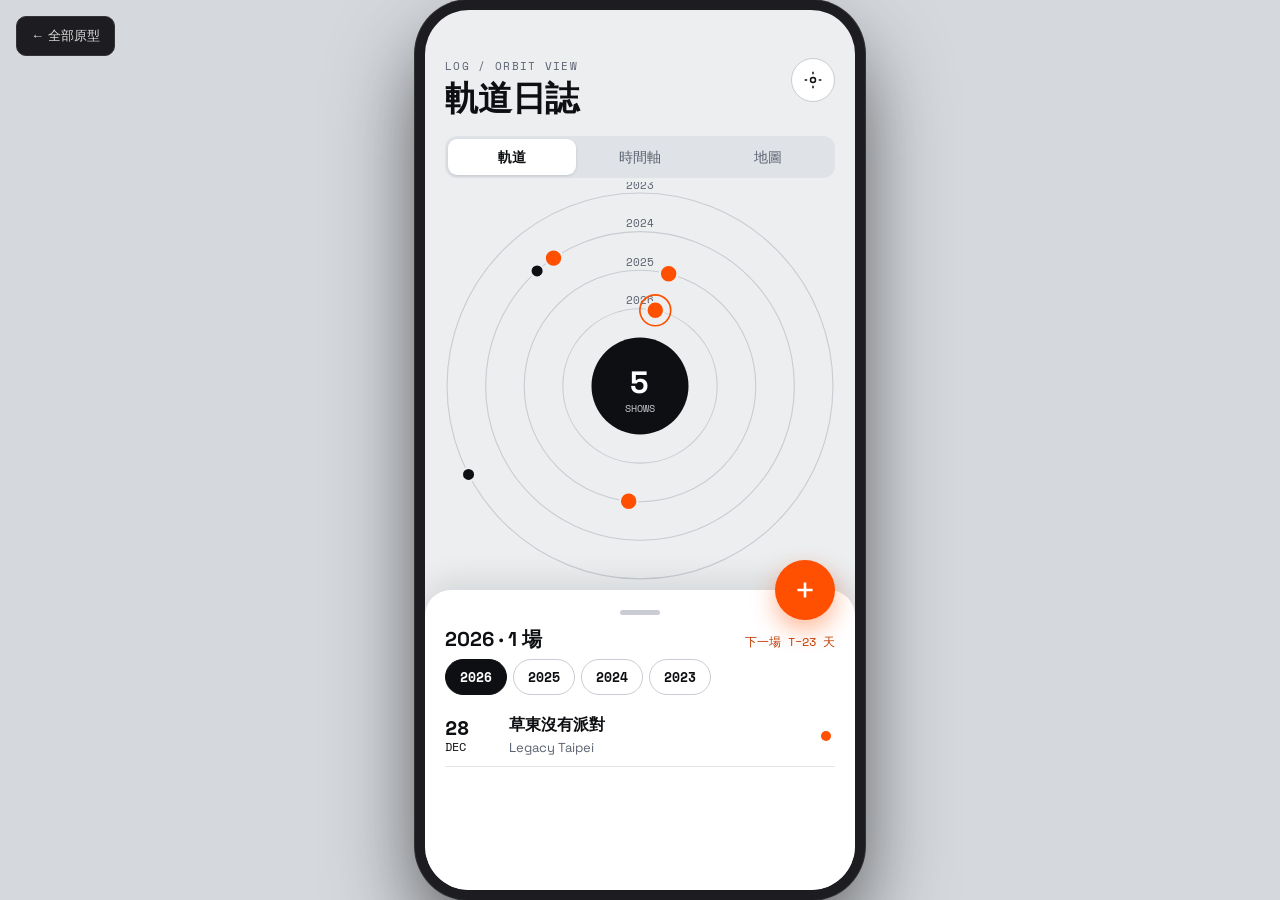
<file: prototypes/04-orbit.html>
<!doctype html>
<html lang="zh-Hant-TW">
<head>
<meta charset="utf-8">
<meta name="viewport" content="width=device-width, initial-scale=1, viewport-fit=cover">
<title>04 軌道白 原型</title>
<meta name="theme-color" content="#eceef0">
<link rel="stylesheet" href="https://fonts.googleapis.com/css2?family=Space+Grotesk:wght@500;700&family=Space+Mono:wght@400;700&display=swap">
<link rel="stylesheet" href="shared.css">
<style>
body{background:#d5d8dd}
.app{--ink:#0e0f12;--mut:#5b6170;--or:#ff4f00;--ort:#c23a00;--rule:#e3e5e8;color:var(--ink);font-family:"Space Grotesk",-apple-system,"PingFang TC",sans-serif;background:#eceef0}
.screen{padding:max(env(safe-area-inset-top),48px) 0 40px}
.mono{font-family:"Space Mono",monospace}
.hd{display:flex;justify-content:space-between;align-items:flex-start;padding:0 20px}
.k{font:11px "Space Mono",monospace;letter-spacing:.12em;color:var(--mut)}
h1{margin:2px 0 0;font-size:34px;letter-spacing:-.02em}
.rb{width:44px;height:44px;border-radius:22px;display:grid;place-items:center;border:1px solid #c9ccd2;background:#fff}
.seg{margin:14px 20px 0;display:grid;grid-template-columns:repeat(3,1fr);padding:3px;border-radius:12px;background:#dfe2e6}
.seg button{min-height:36px;border-radius:9px;font-size:14px;color:var(--mut)}
.seg button[aria-pressed=true]{background:#fff;color:var(--ink);font-weight:700;box-shadow:0 1px 3px rgba(0,0,0,.12)}
#orbit{display:block;width:100%;height:auto;max-height:46vh;margin-top:4px}
#orbit .dot{cursor:pointer}
#orbit .dot:hover circle,#orbit .dot:focus circle{stroke:var(--or);stroke-width:3}
#orbit .dot:focus{outline:none}
.tl{padding:10px 20px 320px}
.tl ol{list-style:none;margin:0;padding:0 0 0 18px;border-left:2px solid var(--ink)}
.tl li button{position:relative;display:block;width:100%;text-align:left;padding:10px 0 10px 14px;min-height:56px}
.tl li button::before{content:"";position:absolute;left:-25px;top:18px;width:12px;height:12px;border-radius:6px;background:#eceef0;border:2px solid var(--ink);box-sizing:border-box}
.tl li.or button::before{background:var(--or);border-color:var(--or)}
.tl .yr{font:700 13px "Space Mono",monospace;color:var(--ort);margin:14px 0 2px -18px}
.dock{position:absolute;left:0;right:0;bottom:0;z-index:20;height:300px;border-radius:26px 26px 0 0;background:#fff;box-shadow:0 -10px 30px rgba(14,15,18,.1);padding:8px 20px 0;transition:height .3s cubic-bezier(.2,.8,.2,1);display:flex;flex-direction:column}
.dock.max{height:78%}
.grab{width:100%;min-height:28px;display:grid;place-items:center}
.grab i{width:40px;height:5px;border-radius:3px;background:#c9ccd2}
.yrs{display:flex;gap:6px;overflow-x:auto;padding:6px 0 10px}
.yrs button{min-height:36px;padding:0 14px;border-radius:18px;border:1px solid #c9ccd2;font:700 13px "Space Mono",monospace;flex:none}
.yrs button[aria-pressed=true]{background:var(--ink);color:#fff;border-color:var(--ink)}
.lst{overflow-y:auto;flex:1;padding-bottom:env(safe-area-inset-bottom)}
.it{width:100%;display:grid;grid-template-columns:52px minmax(0,1fr) 14px;gap:12px;align-items:center;min-height:62px;border-bottom:1px solid var(--rule);text-align:left}
.it .d{font:12px/1.2 "Space Mono",monospace}
.it .d b{font-size:20px}
.it .n{font-weight:700;display:block;white-space:nowrap;overflow:hidden;text-overflow:ellipsis}
.it .v{font-size:13px;color:var(--mut)}
.it i{width:10px;height:10px;border-radius:5px;background:var(--ink)}
.it i.or{background:var(--or)}
.fab{position:absolute;right:20px;top:-30px;width:60px;height:60px;border-radius:30px;display:grid;place-items:center;background:var(--or);color:#fff;box-shadow:0 10px 24px rgba(255,79,0,.4)}
.mhead{background:var(--or);padding:max(env(safe-area-inset-top),48px) 20px 18px;margin-top:calc(-1 * max(env(safe-area-inset-top),48px))}
.mhead .bar{display:flex;justify-content:space-between;align-items:center}
.cb{width:44px;height:44px;border-radius:22px;display:grid;place-items:center;background:rgba(255,255,255,.3)}
.eb{min-height:44px;padding:0 16px;border-radius:22px;background:var(--ink);color:#fff;font-weight:700}
.spec{display:grid;grid-template-columns:repeat(3,1fr);background:#fff;border-bottom:1px solid #d5d8dd;margin:0}
.spec div{padding:12px 14px;border-right:1px solid var(--rule);border-top:1px solid var(--rule)}
.spec dt{font:10px "Space Mono",monospace;color:var(--mut)}
.spec dd{margin:2px 0 0;font-weight:700}
.seq{padding:18px 20px}
.seq ol{list-style:none;margin:0;padding:0 0 0 18px;border-left:2px solid var(--ink)}
.seq li{position:relative;padding:7px 0 7px 14px}
.seq li::before{content:"";position:absolute;left:-25px;top:13px;width:12px;height:12px;border-radius:6px;background:#eceef0;border:2px solid var(--ink);box-sizing:border-box}
.seq li.x::before{background:var(--or);border-color:var(--or)}
.seq li.h{font:11px "Space Mono",monospace;letter-spacing:.12em;color:var(--ort);padding-top:12px}
.seq li.h::before{display:none}
.seq small{font:11px "Space Mono",monospace;color:var(--mut);margin-right:10px}
.sheet .panel{background:#fff;border-radius:26px 26px 0 0;padding:10px 20px}
.f{display:flex;flex-direction:column;gap:12px}
.f label{display:flex;flex-direction:column;gap:4px;font:11px "Space Mono",monospace;color:var(--mut);letter-spacing:.08em}
.f input,.f textarea{min-height:46px;padding:10px 12px;border-radius:10px;border:1px solid #c9ccd2;background:#f6f7f8;font-family:"Space Grotesk",-apple-system,"PingFang TC",sans-serif;letter-spacing:0}
.f input:focus,.f textarea:focus{outline:2px solid var(--or);border-color:transparent}
.two{display:grid;grid-template-columns:1fr 1fr;gap:10px}
.toast{background:var(--ink);color:#fff;border-radius:12px;font-size:14px}
</style>
</head>
<body>
<a class="proto-home" href="index.html">← 全部原型</a>
<div class="app">
  <main class="screen" data-screen="home">
    <div class="hd"><div><div class="k">LOG / <span id="vname">ORBIT VIEW</span></div><h1>軌道日誌</h1></div><button class="rb" data-go="sys" aria-label="設定"><svg width="20" height="20" viewBox="0 0 24 24" fill="none" stroke="#0e0f12" stroke-width="1.8" aria-hidden="true"><circle cx="12" cy="12" r="3"/><path d="M12 2v3M12 19v3M2 12h3M19 12h3"/></svg></button></div>
    <div class="seg" id="seg" role="group" aria-label="檢視"><button data-v="orbit" aria-pressed="true">軌道</button><button data-v="tl" aria-pressed="false">時間軸</button><button data-v="map" aria-pressed="false">地圖</button></div>
    <div id="vOrbit"><svg id="orbit" viewBox="0 0 390 370" role="img" aria-label="依年份排列的演出軌道"></svg></div>
    <div id="vTl" class="tl" hidden></div>
    <section class="dock" id="dock" aria-label="場次清單">
      <button class="grab" id="grab" aria-label="展開或收合清單"><i></i></button>
      <div style="display:flex;justify-content:space-between;align-items:baseline"><h2 style="margin:0;font-size:20px" id="dtitle"></h2><span class="mono" style="font-size:12px;color:var(--ort)" id="tm"></span></div>
      <div class="yrs" id="yrs" role="group" aria-label="年份"></div>
      <div class="lst" id="lst"></div>
      <button class="fab" data-sheet="add" aria-label="新增演唱會"><svg width="26" height="26" viewBox="0 0 24 24" fill="none" stroke="currentColor" stroke-width="2.4" aria-hidden="true"><path d="M12 5v14M5 12h14"/></svg></button>
    </section>
  </main>

  <main class="screen" data-screen="sys">
    <div class="hd"><div><div class="k">SYSTEM</div><h1>設定</h1></div><button class="rb" data-go="home" aria-label="關閉"><svg width="20" height="20" viewBox="0 0 24 24" fill="none" stroke="#0e0f12" stroke-width="2" aria-hidden="true"><path d="m6 6 12 12M18 6 6 18"/></svg></button></div>
    <div style="margin:20px;background:#fff;border-radius:16px;padding:4px 16px" id="sys"></div>
  </main>

  <main class="screen" data-screen="detail" id="detail"></main>

  <div class="sheet" id="add" role="dialog" aria-modal="true" aria-label="新增演唱會">
    <div class="scrim" data-close></div>
    <div class="panel">
      <div class="grab"><i></i></div>
      <form class="f" data-add>
        <div style="display:flex;justify-content:space-between;align-items:center"><button type="button" data-close style="min-height:44px;color:var(--mut)">取消</button><b>NEW MISSION</b><button class="eb" style="background:var(--or)">儲存</button></div>
        <label>ARTIST *<input name="artist"></label>
        <label>MISSION / TOUR<input name="tour"></label>
        <div class="two"><label>DATE *<input name="date" type="date"></label><label>T-ZERO<input name="time" type="time"></label></div>
        <div class="two"><label>LOCATION<input name="venue"></label><label>COST<input name="price" type="number" inputmode="numeric"></label></div>
        <label>RATING 0–5<input name="rating" type="number" min="0" max="5" inputmode="numeric"></label>
        <label>SEQUENCE（一行一首，安可前輸入 ENCORE）<textarea name="setlistText" rows="4"></textarea></label>
      </form>
    </div>
  </div>
  <div class="toast" role="status" aria-live="polite"></div>
</div>
<script src="shared.js"></script>
<script>
const { esc } = P;
let year = null;
function orbit() {
  const all = P.list().filter((s) => s.status !== 'wish');
  const years = [...new Set(all.map((s) => s.date.slice(0, 4)))].sort().reverse();
  const cx = 195, cy = 185, r0 = 70, gap = Math.min(36, 105 / Math.max(1, years.length - 1));
  let g = '';
  years.forEach((y, i) => {
    const r = r0 + i * gap;
    g += `<circle cx="${cx}" cy="${cy}" r="${r}" fill="none" stroke="${y === year ? '#0e0f12' : '#c9ccd2'}" stroke-width="${y === year ? 1.5 : 1}" ${y === year ? 'stroke-dasharray="2 5"' : ''}/>`;
    g += `<text x="${cx}" y="${cy - r - 4}" text-anchor="middle" font-family="Space Mono" font-size="10" fill="#5b6170">${y}</text>`;
  });
  all.forEach((s) => {
    const i = years.indexOf(s.date.slice(0, 4)); const r = r0 + i * gap;
    const ang = ((+s.date.slice(5, 7) - 1) / 12 + (+s.date.slice(8, 10)) / 372) * Math.PI * 2 - Math.PI / 2 + 0.25;
    const x = cx + r * Math.cos(ang), y = cy + r * Math.sin(ang);
    const hot = s.status === 'going' || s.rating === 5;
    g += `<g class="dot" data-open="${s.id}" tabindex="0" role="button" aria-label="${esc(s.artist)} ${s.date}"><circle cx="${x}" cy="${y}" r="16" fill="transparent"/><circle cx="${x}" cy="${y}" r="${hot ? 8 : 6}" fill="${s.status === 'going' ? '#ff4f00' : hot ? '#ff4f00' : '#0e0f12'}" stroke="#eceef0" stroke-width="2"/>${s.status === 'going' ? `<circle cx="${x}" cy="${y}" r="14" fill="none" stroke="#ff4f00" stroke-width="1.5"/>` : ''}</g>`;
  });
  const st = P.stats();
  g += `<circle cx="${cx}" cy="${cy}" r="44" fill="#0e0f12"/><text x="${cx}" y="${cy + 6}" text-anchor="middle" font-family="Space Grotesk" font-weight="700" font-size="28" fill="#fff">${st.total}</text><text x="${cx}" y="${cy + 24}" text-anchor="middle" font-family="Space Mono" font-size="9" fill="#c9ccd2">SHOWS</text>`;
  document.getElementById('orbit').innerHTML = g;
  return years;
}
function render() {
  const years = orbit();
  if (!year || !years.includes(year)) year = years.find((y) => y <= P.today.slice(0, 4)) || years[0];
  document.getElementById('yrs').innerHTML = years.map((y) => `<button data-y="${y}" aria-pressed="${y === year}">${y}</button>`).join('');
  const list = P.list().filter((s) => s.date.startsWith(year) && s.status !== 'wish');
  document.getElementById('dtitle').textContent = `${year} · ${list.length} 場`;
  const n = P.next(); document.getElementById('tm').textContent = n ? `下一場 T−${+P.countdown(n).d} 天` : '';
  document.getElementById('lst').innerHTML = list.map((s) => { const p = P.parts(s.date); return `<button class="it" data-open="${s.id}"><span class="d"><b>${p.d}</b><br>${p.mon}</span><span><span class="n">${esc(s.artist)}</span><span class="v">${esc(s.venue || '—')}</span></span><i class="${s.status === 'going' || s.rating === 5 ? 'or' : ''}"></i></button>`; }).join('');
  let tl = '<ol>', cur = '';
  for (const s of P.list()) { const y = s.date.slice(0, 4); if (y !== cur) { cur = y; tl += `<li class="yr">${y}</li>`; } tl += `<li class="${s.status !== 'attended' ? 'or' : ''}"><button data-open="${s.id}"><b>${esc(s.artist)}</b><br><span class="mono" style="font-size:12px;color:var(--mut)">${s.date} · ${esc(s.venue || P.STATUS[s.status])}</span></button></li>`; }
  document.getElementById('vTl').innerHTML = tl + '</ol>';
  const st = P.stats();
  document.getElementById('sys').innerHTML = [['總場次', st.total], ['平均評分', st.avg], ['現場聽過的歌', st.songs], ['票券花費', 'TWD ' + st.spend.toLocaleString()], ['資料', '原型（不會存檔）']].map(([k, v]) => `<div style="display:flex;justify-content:space-between;min-height:52px;align-items:center;border-bottom:1px solid var(--rule)"><span>${k}</span><b class="mono">${v}</b></div>`).join('');
}
document.getElementById('yrs').addEventListener('click', (e) => { const b = e.target.closest('[data-y]'); if (b) { year = b.dataset.y; render(); } });
document.getElementById('grab').addEventListener('click', () => document.getElementById('dock').classList.toggle('max'));
document.getElementById('orbit').addEventListener('keydown', (e) => { if (e.key === 'Enter' && e.target.dataset.open) e.target.dispatchEvent(new MouseEvent('click', { bubbles: true })); });
document.getElementById('seg').addEventListener('click', (e) => {
  const b = e.target.closest('[data-v]'); if (!b) return;
  if (b.dataset.v === 'map') { P.toast('原型：地圖檢視尚未實作'); return; }
  document.querySelectorAll('#seg button').forEach((x) => x.setAttribute('aria-pressed', x === b));
  const tl = b.dataset.v === 'tl';
  document.getElementById('vOrbit').hidden = tl; document.getElementById('vTl').hidden = !tl;
  document.getElementById('dock').style.display = tl ? 'none' : '';
  document.getElementById('vname').textContent = tl ? 'TIMELINE VIEW' : 'ORBIT VIEW';
});
function detail(id) {
  const s = P.get(id); let n = 0;
  document.getElementById('detail').innerHTML = `
    <div class="mhead"><div class="bar"><button class="cb" data-back aria-label="返回"><svg width="20" height="20" viewBox="0 0 24 24" fill="none" stroke="#0e0f12" stroke-width="2" aria-hidden="true"><path d="m15 6-6 6 6 6"/></svg></button><span class="k" style="color:var(--ink)">MISSION LOG ${String(P.shows.indexOf(s) + 1).padStart(4, '0')}</span><button class="eb" data-toast="原型：編輯畫面">編輯</button></div>
      <h2 style="margin:18px 0 0;font-size:34px;line-height:1.05;letter-spacing:-.02em">${esc(s.artist)}</h2><div>${esc(s.tour)}</div></div>
    <dl class="spec"><div><dt>DATE</dt><dd>${s.date.slice(2).replace(/-/g, '.')}</dd></div><div><dt>T-ZERO</dt><dd>${s.time || '—'}</dd></div><div style="border-right:0"><dt>RATING</dt><dd>${s.rating ? s.rating + '.0' : '—'}</dd></div>
      <div style="grid-column:span 2"><dt>LOCATION</dt><dd>${esc(s.venue || '—')}${s.seat ? ' · ' + esc(s.seat) : ''}</dd></div><div style="border-right:0"><dt>COST</dt><dd>${s.price ? s.price.toLocaleString() : '—'}</dd></div></dl>
    <div class="seq"><div class="k" style="margin-bottom:10px">SEQUENCE · ${P.songs(s)} TRACKS</div>${P.songs(s) ? `<ol>${s.setlist.map((t) => `<li><small>${P.pad(++n)}</small>${esc(t)}</li>`).join('')}${s.encore.length ? `<li class="h">EXTENDED ORBIT · 安可</li>` + s.encore.map((t) => `<li class="x"><small>${P.pad(++n)}</small>${esc(t)}</li>`).join('') : ''}</ol>` : '<p style="color:var(--mut)">尚無歌單</p>'}
    ${s.notes ? `<p style="margin-top:18px;padding:14px;background:#fff;border-radius:12px">${esc(s.notes)}</p>` : ''}</div>`;
}
P.init({ render, detail });
</script>
</body>
</html>
</file>
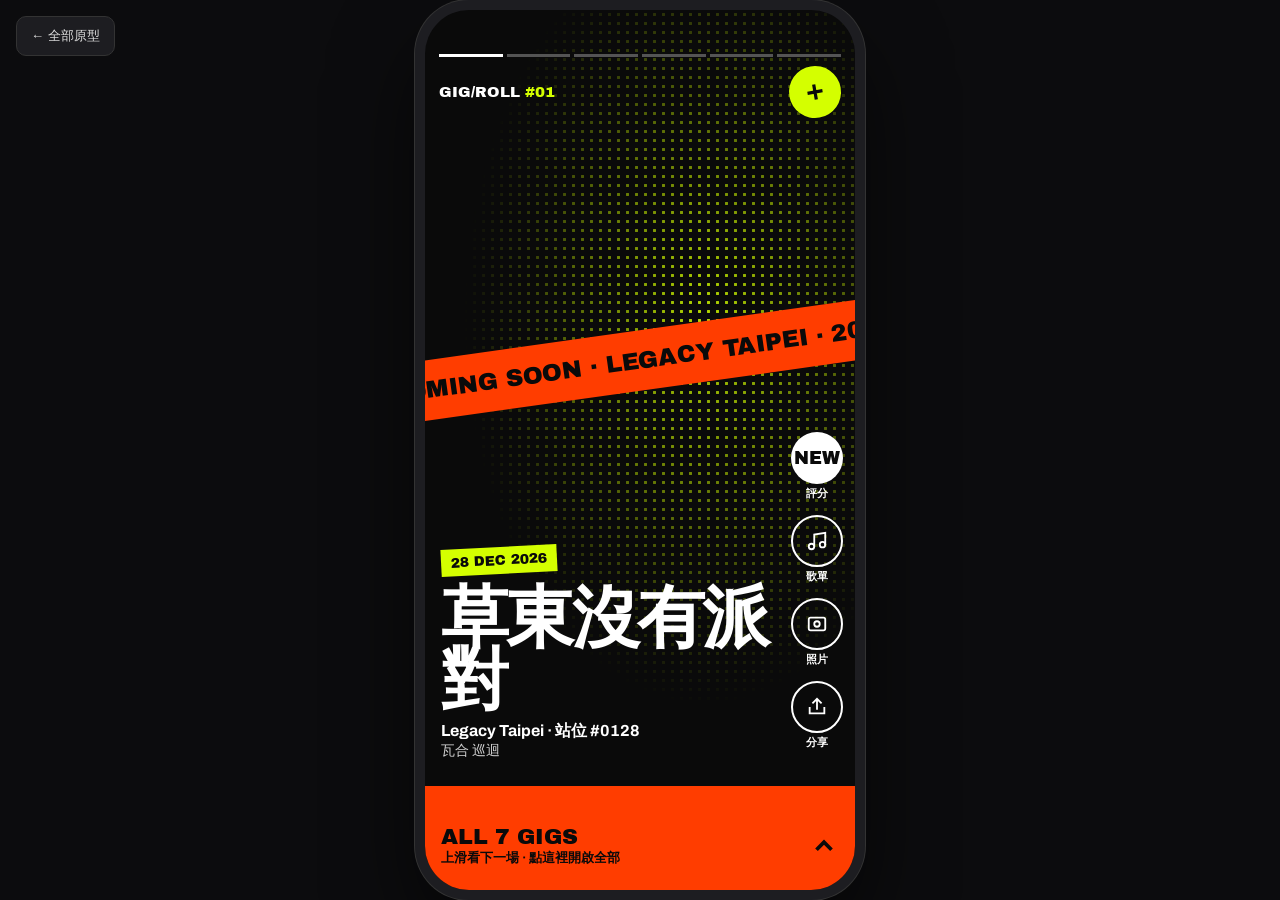
<file: prototypes/05-acid.html>
<!doctype html>
<html lang="zh-Hant-TW">
<head>
<meta charset="utf-8">
<meta name="viewport" content="width=device-width, initial-scale=1, viewport-fit=cover">
<title>05 酸性狂歡 原型</title>
<link rel="stylesheet" href="https://fonts.googleapis.com/css2?family=Archivo+Black&family=Archivo:wght@500;700&display=swap">
<link rel="stylesheet" href="shared.css">
<style>
.app{--lime:#d4ff00;--or:#ff3d00;color:#fff;font-family:Archivo,-apple-system,"PingFang TC",sans-serif;background:#0a0a0a}
.blk{font-family:"Archivo Black",sans-serif}
.hv{font-family:-apple-system,"PingFang TC","Heiti TC",sans-serif;font-weight:900}
.screen[data-screen=feed]{padding:0;overflow:hidden}
.feed{position:absolute;inset:0;overflow-y:auto;scroll-snap-type:y mandatory;scrollbar-width:none}
.feed::-webkit-scrollbar{display:none}
.slide{position:relative;height:100%;scroll-snap-align:start;scroll-snap-stop:always;overflow:hidden}
.slide .dots{position:absolute;inset:0;background:radial-gradient(circle,var(--tone) 1.4px,transparent 1.6px) 0 0/9px 9px;-webkit-mask:radial-gradient(70% 55% at 65% 35%,#000,transparent 80%);mask:radial-gradient(70% 55% at 65% 35%,#000,transparent 80%);opacity:.85}
.slide .band{position:absolute;left:-40px;top:36%;width:560px;height:60px;background:var(--band);transform:rotate(-8deg);display:flex;align-items:center;white-space:nowrap;font:24px "Archivo Black",sans-serif;color:#0a0a0a;animation:mq 12s linear infinite}
@keyframes mq{to{transform:rotate(-8deg) translateX(-120px)}}
.slide .info{position:absolute;left:16px;right:84px;bottom:calc(130px + env(safe-area-inset-bottom))}
.date{display:inline-block;padding:6px 10px;background:var(--lime);color:#0a0a0a;font:14px "Archivo Black",sans-serif;transform:rotate(-3deg)}
.slide h2{margin:12px 0 0;font-size:68px;line-height:.92;letter-spacing:-.04em;word-break:break-all}
.slide .en{font:32px/1 "Archivo Black",sans-serif;color:var(--lime);letter-spacing:-.02em}
.prog{position:absolute;top:max(env(safe-area-inset-top),44px);left:14px;right:14px;z-index:10;display:flex;gap:4px}
.prog i{flex:1;height:3px;background:rgba(255,255,255,.3)}
.prog i.on{background:#fff}
.bar{position:absolute;top:calc(max(env(safe-area-inset-top),44px) + 12px);left:14px;right:14px;z-index:10;display:flex;justify-content:space-between;align-items:center}
.plus{width:52px;height:52px;border-radius:26px;display:grid;place-items:center;background:var(--lime);color:#0a0a0a;transform:rotate(-10deg)}
.plus:active{transform:rotate(10deg) scale(.92)}
.rail{position:absolute;right:12px;bottom:calc(140px + env(safe-area-inset-bottom));z-index:10;display:flex;flex-direction:column;gap:14px;align-items:center}
.rail button{display:flex;flex-direction:column;align-items:center;gap:2px;font-size:11px;font-weight:700}
.rail span{width:52px;height:52px;border-radius:26px;display:grid;place-items:center;border:2px solid #fff}
.rail .w{background:#fff;color:#0a0a0a;font:18px "Archivo Black",sans-serif;border:0}
.rail button:active span{background:var(--lime);color:#0a0a0a;border-color:var(--lime)}
.drawer{position:absolute;left:0;right:0;bottom:0;z-index:10;height:calc(104px + env(safe-area-inset-bottom));padding:16px 16px env(safe-area-inset-bottom);background:var(--or);color:#0a0a0a;display:flex;justify-content:space-between;align-items:center;text-align:left;width:100%}
.screen[data-screen=all]{background:var(--lime);color:#0a0a0a;padding:max(env(safe-area-inset-top),44px) 16px 40px}
.posters{display:grid;grid-template-columns:1fr 1fr;gap:10px;margin-top:14px}
.poster{min-height:180px;padding:12px;background:#0a0a0a;color:#fff;display:flex;flex-direction:column;justify-content:space-between;text-align:left;position:relative;overflow:hidden}
.poster:nth-child(3n+2){background:var(--or);color:#0a0a0a}
.poster:nth-child(3n){background:#fff;color:#0a0a0a;border:3px solid #0a0a0a}
.poster b{font-size:30px;line-height:.95;letter-spacing:-.03em;word-break:break-all}
.pill{min-height:48px;padding:0 20px;border-radius:24px;border:3px solid currentColor;font:15px "Archivo Black",sans-serif}
.round{width:48px;height:48px;border-radius:24px;display:grid;place-items:center;background:#0a0a0a;color:var(--lime)}
.tally{display:grid;grid-template-columns:repeat(3,1fr);border-top:3px solid #0a0a0a;border-bottom:3px solid #0a0a0a;margin-top:14px;padding:10px 0;font-weight:700;font-size:13px}
.screen[data-screen=detail]{background:var(--lime);color:#0a0a0a;padding:max(env(safe-area-inset-top),44px) 0 40px}
.sl{margin-top:14px;background:#0a0a0a;color:#fff;padding:16px 16px 60px;transform:rotate(-2deg);transform-origin:left top;width:110%}
.sl ol{list-style:none;margin:0;padding:0;font-size:30px;line-height:1.14;letter-spacing:-.02em}
.sl ol span{font:13px "Archivo Black",sans-serif;color:var(--lime);vertical-align:top;margin-right:8px}
.sl .enc{display:inline-block;margin:6px 0;padding:2px 10px;background:var(--or);color:#0a0a0a;font:18px "Archivo Black",sans-serif}
.sl .e{color:#ff6a3d}
.sheet .panel{background:var(--lime);color:#0a0a0a;padding:16px;border-top:6px solid #0a0a0a}
.f{display:flex;flex-direction:column;gap:10px}
.f label{display:flex;flex-direction:column;gap:4px;font:13px "Archivo Black",sans-serif}
.f input,.f textarea{min-height:50px;padding:10px 12px;border:3px solid #0a0a0a;background:#fff;color:#0a0a0a;border-radius:0;font-family:Archivo,-apple-system,"PingFang TC",sans-serif;font-weight:700}
.f input:focus,.f textarea:focus{outline:0;background:#fff8d0}
.two{display:grid;grid-template-columns:1fr 1fr;gap:10px}
.toast{background:var(--lime);color:#0a0a0a;font:15px "Archivo Black",sans-serif;bottom:140px;transform:rotate(-2deg)}
.toast.on{transform:rotate(-2deg)}
</style>
</head>
<body>
<a class="proto-home" href="index.html">← 全部原型</a>
<div class="app">
  <main class="screen" data-screen="feed">
    <div class="feed" id="feed"></div>
    <div class="prog" id="prog" aria-hidden="true"></div>
    <div class="bar"><span class="blk" style="font-size:15px">GIG/ROLL <span style="color:var(--lime)" id="num"></span></span><button class="plus" data-sheet="add" aria-label="新增演唱會"><svg width="26" height="26" viewBox="0 0 24 24" fill="none" stroke="currentColor" stroke-width="3" aria-hidden="true"><path d="M12 5v14M5 12h14"/></svg></button></div>
    <div class="rail">
      <button id="rRate"><span class="w" id="rv">5.0</span>評分</button>
      <button id="rSet"><span><svg width="22" height="22" viewBox="0 0 24 24" fill="none" stroke="currentColor" stroke-width="2" aria-hidden="true"><path d="M9 18V5l12-2v13"/><circle cx="6" cy="18" r="3"/><circle cx="18" cy="16" r="3"/></svg></span><em style="font-style:normal" id="rs">歌單</em></button>
      <button data-toast="原型：照片牆"><span><svg width="22" height="22" viewBox="0 0 24 24" fill="none" stroke="currentColor" stroke-width="2" aria-hidden="true"><rect x="3" y="5" width="18" height="14" rx="2"/><circle cx="12" cy="12" r="3"/></svg></span>照片</button>
      <button data-toast="已產生分享卡！"><span><svg width="22" height="22" viewBox="0 0 24 24" fill="none" stroke="currentColor" stroke-width="2" aria-hidden="true"><path d="M4 12v7h16v-7M12 3v12M7 8l5-5 5 5"/></svg></span>分享</button>
    </div>
    <button class="drawer" data-go="all"><span><span class="blk" style="display:block;font-size:22px;line-height:1" id="allc"></span><span style="font-size:13px;font-weight:700">上滑看下一場 · 點這裡開啟全部</span></span><svg width="30" height="30" viewBox="0 0 24 24" fill="none" stroke="currentColor" stroke-width="3" aria-hidden="true"><path d="m6 15 6-6 6 6"/></svg></button>
  </main>

  <main class="screen" data-screen="all">
    <div style="display:flex;justify-content:space-between;align-items:center"><button class="round" data-go="feed" aria-label="回到動態"><svg width="22" height="22" viewBox="0 0 24 24" fill="none" stroke="currentColor" stroke-width="3" aria-hidden="true"><path d="m6 9 6 6 6-6"/></svg></button><button class="pill" data-sheet="add">+ NEW GIG</button></div>
    <h1 class="blk" style="margin:16px 0 0;font-size:56px;line-height:.9;letter-spacing:-.03em">ALL<br>GIGS<span style="color:var(--or)" id="allnum"></span></h1>
    <div class="tally" id="tally"></div>
    <div class="posters" id="posters"></div>
  </main>

  <main class="screen" data-screen="detail" id="detail"></main>

  <div class="sheet" id="add" role="dialog" aria-modal="true" aria-label="新增演唱會">
    <div class="scrim" data-close></div>
    <div class="panel">
      <form class="f" data-add>
        <div style="display:flex;justify-content:space-between;align-items:center"><button type="button" class="pill" data-close>NOPE</button><button class="pill" style="background:#0a0a0a;color:var(--lime);border-color:#0a0a0a">DROP IT!</button></div>
        <label>WHO? *<input name="artist" placeholder="藝人"></label>
        <div class="two"><label>WHEN? *<input name="date" type="date"></label><label>WHERE?<input name="venue" placeholder="場館"></label></div>
        <div class="two"><label>SEAT<input name="seat"></label><label>SCORE 0-5<input name="rating" type="number" min="0" max="5" inputmode="numeric"></label></div>
        <label>SETLIST（ENCORE 分隔）<textarea name="setlistText" rows="4"></textarea></label>
      </form>
    </div>
  </div>
  <div class="toast" role="status" aria-live="polite"></div>
</div>
<script src="shared.js"></script>
<script>
const { esc } = P;
const TONE = [['#d4ff00', '#ff3d00'], ['#ff3d00', '#d4ff00'], ['#ffffff', '#d4ff00']];
let items = [], idx = 0;
const split = (a) => { const m = a.match(/^(\S+)\s+(.+)$/); return /[一-鿿]/.test(a) && m ? [m[1], m[2]] : [a, '']; };
function render() {
  items = P.list().filter((s) => s.status !== 'wish');
  document.getElementById('feed').innerHTML = items.map((s, i) => { const [zh, en] = split(s.artist); const [tone, band] = TONE[i % 3]; const p = P.parts(s.date); const word = (s.venue || 'LIVE').toUpperCase();
    return `<section class="slide" style="--tone:${tone};--band:${band}" aria-label="${esc(s.artist)}"><div class="dots"></div>
      <div class="band" aria-hidden="true">${s.status === 'going' ? 'COMING SOON' : 'SOLD OUT'} · ${esc(word)} · ${s.date.replace(/-/g, '.')} · ${s.status === 'going' ? 'COMING SOON' : 'SOLD OUT'} · ${esc(word)}</div>
      <div class="info"><span class="date">${p.d} ${p.mon} ${p.y}</span><h2 class="hv">${esc(zh)}</h2>${en ? `<div class="en">${esc(en.toUpperCase())}</div>` : ''}
      <div style="margin-top:10px;font-weight:700">${esc(s.venue)}${s.seat ? ' · ' + esc(s.seat) : ''}</div><div style="font-size:14px;color:#d0d0d0">${esc(s.tour)}</div></div></section>`; }).join('');
  document.getElementById('allc').textContent = `ALL ${P.shows.length} GIGS`;
  document.getElementById('allnum').textContent = '.' + P.shows.length;
  const st = P.stats();
  document.getElementById('tally').innerHTML = `<span>${st.total} SHOWS</span><span style="text-align:center">${st.songs} SONGS</span><span style="text-align:right">AVG ${st.avg}</span>`;
  document.getElementById('posters').innerHTML = P.list().map((s) => { const [zh] = split(s.artist); return `<button class="poster" data-open="${s.id}"><span class="blk" style="font-size:12px">${s.date.replace(/-/g, '.')}</span><b class="hv">${esc(zh)}</b><span style="font-size:12px;font-weight:700">${esc(s.venue || P.STATUS[s.status])}</span></button>`; }).join('');
  sync();
}
function sync() {
  const feed = document.getElementById('feed');
  idx = Math.round(feed.scrollTop / (feed.clientHeight || 1));
  const s = items[idx]; if (!s) return;
  document.getElementById('prog').innerHTML = items.map((_, i) => `<i class="${i <= idx ? 'on' : ''}"></i>`).join('');
  document.getElementById('num').textContent = '#' + String(idx + 1).padStart(2, '0');
  document.getElementById('rv').textContent = s.rating ? s.rating.toFixed(1) : 'NEW';
  document.getElementById('rs').textContent = P.songs(s) ? P.songs(s) + ' 首' : '歌單';
}
document.getElementById('feed').addEventListener('scroll', () => requestAnimationFrame(sync), { passive: true });
document.getElementById('rRate').addEventListener('click', () => { const s = items[idx]; P.toast(s.rating ? `${s.artist}：${'★'.repeat(s.rating)}` : '還沒評分，看完再說！'); });
document.getElementById('rSet').addEventListener('click', () => { detail(items[idx].id); P.go('detail'); });
function detail(id) {
  const s = P.get(id); const [zh, en] = split(s.artist); let n = 0;
  document.getElementById('detail').innerHTML = `
    <div style="padding:0 16px;display:flex;justify-content:space-between;align-items:center"><button class="round" data-back aria-label="返回"><svg width="22" height="22" viewBox="0 0 24 24" fill="none" stroke="currentColor" stroke-width="3" aria-hidden="true"><path d="m6 9 6 6 6-6"/></svg></button><button class="pill" data-toast="原型：編輯畫面">EDIT</button></div>
    <div style="padding:14px 16px 0;display:flex;align-items:flex-end;justify-content:space-between;gap:10px"><h1 class="hv" style="margin:0;font-size:50px;line-height:.95;letter-spacing:-.04em;word-break:break-all">${esc(zh)}${en ? `<br><span class="blk" style="font-size:28px;font-weight:400">${esc(en.toUpperCase())}</span>` : ''}</h1>
      <div class="blk" style="text-align:right;line-height:.9;flex:none"><span style="font-size:56px">${s.rating || '?'}</span><span style="font-size:22px">/5</span></div></div>
    <div class="tally" style="margin:10px 16px 0"><span>${s.date.replace(/-/g, '.')}</span><span style="text-align:center">${esc(s.venue || '—')}</span><span style="text-align:right">${s.price ? 'TWD ' + s.price.toLocaleString() : '—'}</span></div>
    <section class="sl"><div class="blk" style="color:var(--lime);font-size:14px;letter-spacing:.1em;margin-bottom:8px">SETLIST ——— ${P.songs(s)} TRACKS</div>
      ${P.songs(s) ? `<ol class="hv">${s.setlist.map((t) => `<li><span>${P.pad(++n)}</span>${esc(t)}</li>`).join('')}${s.encore.length ? `<li class="enc">ENCORE!!</li>` + s.encore.map((t) => `<li class="e"><span>${P.pad(++n)}</span>${esc(t)}</li>`).join('') : ''}</ol>` : '<p class="hv" style="font-size:24px">還沒有歌單</p>'}
      ${s.notes ? `<p style="font-weight:700;margin-top:18px;width:85%">${esc(s.notes)}</p>` : ''}</section>`;
}
P.init({ render, detail, home: 'feed', onGo: (n) => { if (n === 'feed') requestAnimationFrame(sync); } });
</script>
</body>
</html>
</file>
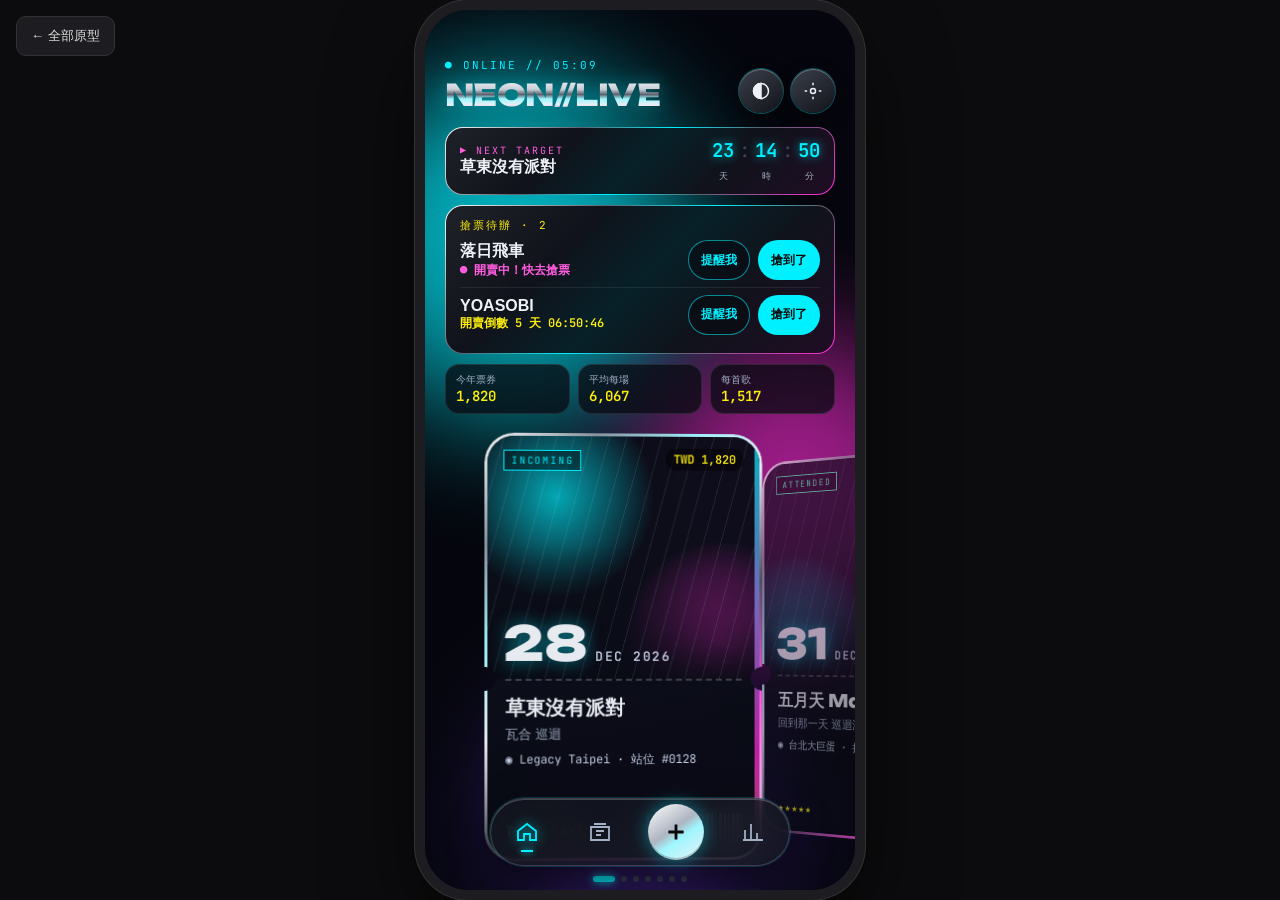
<file: prototypes/06-chrome-neon.html>
<!doctype html>
<html lang="zh-Hant-TW">
<head>
<meta charset="utf-8">
<meta name="viewport" content="width=device-width, initial-scale=1, viewport-fit=cover">
<title>06 鉻霓虹 原型</title>
<link rel="stylesheet" href="https://fonts.googleapis.com/css2?family=Unbounded:wght@500;800&family=JetBrains+Mono:wght@400;600&display=swap">
<meta name="theme-color" content="#05060d">
<link rel="stylesheet" href="shared.css">
<style>
.app{color:#eef1f6;font-family:-apple-system,"PingFang TC",sans-serif;background:var(--base);transition:background .4s;
  --chrome:linear-gradient(135deg,#fff 0%,#8d94a0 16%,var(--c2) 30%,#eef1f6 44%,#4d535e 60%,var(--m2) 76%,#f1f4f8 100%);
  --edge:linear-gradient(135deg,#fff,#5d636e 30%,var(--c) 50%,#5d636e 70%,var(--m))}
/* ============ 5 套主題：背景 + 強調色 + 面板 + 票卡底色 一起換 ============ */
.app,[data-theme=aurora]{--c:#00f0ff;--c-rgb:0,240,255;--c2:#9ff6ff;--m:#ff2bd6;--m-rgb:255,43,214;--m2:#ff5ce0;--y:#fcee0a;--y-rgb:252,238,10;--g:#3dffa8;--v:#7a3cff;--v-rgb:122,60,255;
  --mut:#a3b0c6;--panel-rgb:8,10,18;--card1:#141a2a;--card2:#090b14;--cell:#0b0e18;--base:#05060d}
[data-theme=grid]{--c:#ff3db8;--c-rgb:255,61,184;--c2:#ffa3dc;--m:#ff7a1a;--m-rgb:255,122,26;--m2:#ffb070;--y:#ffd23f;--y-rgb:255,210,63;--g:#2ee6ff;--v:#8c28ff;--v-rgb:140,40,255;
  --mut:#c4a8d6;--panel-rgb:20,7,32;--card1:#2a0f3a;--card2:#12061c;--cell:#1a0a26;--base:#0d0418}
[data-theme=prism]{--c:#5fffd2;--c-rgb:95,255,210;--c2:#c8fff0;--m:#b98bff;--m-rgb:185,139,255;--m2:#dcc6ff;--y:#ffe9a8;--y-rgb:255,233,168;--g:#8dffb0;--v:#ff96dc;--v-rgb:255,150,220;
  --mut:#b8b5cc;--panel-rgb:16,16,26;--card1:#1f1d31;--card2:#0e0e18;--cell:#15151f;--base:#0a0a12}
[data-theme=space]{--c:#7fc8ff;--c-rgb:127,200,255;--c2:#cbe8ff;--m:#9b7bff;--m-rgb:155,123,255;--m2:#c4b3ff;--y:#ffe08a;--y-rgb:255,224,138;--g:#7affc8;--v:#5a3cc8;--v-rgb:90,60,200;
  --mut:#9eaacb;--panel-rgb:6,8,20;--card1:#111736;--card2:#060818;--cell:#0a0e22;--base:#03040a}
[data-theme=wave]{--c:#b6ff3b;--c-rgb:182,255,59;--c2:#e1ff9e;--m:#2f7bff;--m-rgb:47,123,255;--m2:#8fb6ff;--y:#ff9f1c;--y-rgb:255,159,28;--g:#3dffa8;--v:#00e5ff;--v-rgb:0,229,255;
  --mut:#a3b6bc;--panel-rgb:6,10,14;--card1:#111a22;--card2:#070b10;--cell:#0b1218;--base:#04070a}
[data-theme=mercury]{--c:#b8e8ff;--c-rgb:184,232,255;--c2:#e6f6ff;--m:#c9cfdb;--m-rgb:201,207,219;--m2:#eef1f6;--y:#ffd36b;--y-rgb:255,211,107;--g:#8affc1;--v:#78829a;--v-rgb:120,130,154;
  --mut:#a7adba;--panel-rgb:14,15,19;--card1:#23262e;--card2:#0f1014;--cell:#17191f;--base:#0b0c10}
[data-theme=laser]{--c:#39ff14;--c-rgb:57,255,20;--c2:#b4ff9e;--m:#ff2244;--m-rgb:255,34,68;--m2:#ff8a9c;--y:#fff200;--y-rgb:255,242,0;--g:#39ff14;--v:#00b4ff;--v-rgb:0,180,255;
  --mut:#a9b3a6;--panel-rgb:8,6,8;--card1:#1a1216;--card2:#0a0608;--cell:#120c0f;--base:#050205}
[data-theme=spot]{--c:#ffd9a0;--c-rgb:255,217,160;--c2:#fff0d6;--m:#ff4d2e;--m-rgb:255,77,46;--m2:#ff9a80;--y:#ffb020;--y-rgb:255,176,32;--g:#9dff8a;--v:#b45a28;--v-rgb:180,90,40;
  --mut:#b9ab98;--panel-rgb:14,10,7;--card1:#2a1f16;--card2:#110c08;--cell:#1a130d;--base:#0b0805}
[data-theme=circuit]{--c:#00ffd0;--c-rgb:0,255,208;--c2:#9dfff0;--m:#ff8a00;--m-rgb:255,138,0;--m2:#ffc070;--y:#ffe14d;--y-rgb:255,225,77;--g:#6bff8a;--v:#0078ff;--v-rgb:0,120,255;
  --mut:#9fb6b1;--panel-rgb:4,12,12;--card1:#0d2224;--card2:#051012;--cell:#081719;--base:#030a0b}
[data-theme=stick]{--c:#ff4fd8;--c-rgb:255,79,216;--c2:#ffb3ee;--m:#8f5bff;--m-rgb:143,91,255;--m2:#c8b0ff;--y:#fff27a;--y-rgb:255,242,122;--g:#5dffc3;--v:#4fc3ff;--v-rgb:79,195,255;
  --mut:#b7a9c9;--panel-rgb:12,6,18;--card1:#26113a;--card2:#10071a;--cell:#190c26;--base:#0a0412}

/* ============ 10 種背景 ============ */
.bg{position:absolute;inset:0;z-index:0;overflow:hidden;pointer-events:none}
.bg::after{content:"";position:absolute;inset:0;background:linear-gradient(180deg,rgba(5,6,13,.15),rgba(5,6,13,.55))}
/* 1 液態極光 */
.bg.aurora{background:var(--base)}
.bg.aurora i{position:absolute;border-radius:50%;filter:blur(60px);opacity:.95}
.bg.aurora i:nth-child(1){width:340px;height:340px;left:-80px;top:8%;background:var(--c);animation:drift1 16s ease-in-out infinite alternate}
.bg.aurora i:nth-child(2){width:300px;height:300px;right:-90px;top:38%;background:var(--m);animation:drift2 19s ease-in-out infinite alternate}
.bg.aurora i:nth-child(3){width:260px;height:260px;left:20%;bottom:-60px;background:var(--v);animation:drift1 22s ease-in-out infinite alternate-reverse}
@keyframes drift1{to{transform:translate(90px,120px) scale(1.25)}}
@keyframes drift2{to{transform:translate(-110px,-90px) scale(.85)}}
/* 2 霓虹網格地平線 */
.bg.grid{background:linear-gradient(180deg,#05040f 0%,#120726 45%,#3a0b45 52%,#05040f 53%)}
.bg.grid .sun{position:absolute;left:50%;top:24%;width:220px;height:220px;margin-left:-110px;border-radius:50%;background:linear-gradient(180deg,var(--y),var(--m) 70%);box-shadow:0 0 80px rgba(var(--m-rgb),.6);-webkit-mask:linear-gradient(#000 52%,transparent 52% 56%,#000 56% 64%,transparent 64% 69%,#000 69% 76%,transparent 76% 82%,#000 82% 87%,transparent 87%);mask:linear-gradient(#000 52%,transparent 52% 56%,#000 56% 64%,transparent 64% 69%,#000 69% 76%,transparent 76% 82%,#000 82% 87%,transparent 87%);opacity:.85}
.bg.grid .floor{position:absolute;left:-50%;right:-50%;top:52%;height:80%;transform-origin:top;transform:perspective(260px) rotateX(62deg);background:repeating-linear-gradient(90deg,rgba(var(--m-rgb),.8) 0 2px,transparent 2px 46px),repeating-linear-gradient(0deg,rgba(var(--c-rgb),.7) 0 2px,transparent 2px 46px);animation:floor 1.4s linear infinite;-webkit-mask:linear-gradient(transparent,#000 30%);mask:linear-gradient(transparent,#000 30%)}
@keyframes floor{to{background-position:0 0,0 46px}}
.bg.grid .hz{position:absolute;left:0;right:0;top:52%;height:2px;background:var(--m2);box-shadow:0 0 20px 4px rgba(var(--m-rgb),.7)}
/* 3 全息稜鏡 */
.bg.prism{background:#07080f}
.bg.prism .foil{position:absolute;inset:-30%;background:conic-gradient(from 0deg at 50% 50%,var(--c),var(--v),var(--m),var(--y),var(--g),var(--c));opacity:.55;filter:blur(24px) saturate(1.4);animation:spin 40s linear infinite}
.bg.prism .sheen{position:absolute;inset:0;background:repeating-linear-gradient(125deg,transparent 0 14px,rgba(255,255,255,.05) 14px 15px),linear-gradient(115deg,transparent 30%,rgba(255,255,255,.18) 45%,transparent 60%);background-size:auto,300% 100%;animation:sheen 7s ease-in-out infinite}
@keyframes sheen{0%{background-position:0 0,120% 0}100%{background-position:0 0,-120% 0}}
/* 4 星塵深空 */
.bg.space{background:radial-gradient(60% 40% at 75% 25%,rgba(var(--v-rgb),.35),transparent 70%),radial-gradient(50% 35% at 20% 70%,rgba(var(--c-rgb),.2),transparent 70%),radial-gradient(40% 30% at 70% 85%,rgba(var(--m-rgb),.22),transparent 70%),#03040a}
.bg.space .st{position:absolute;left:0;top:0;width:2px;height:2px;border-radius:50%;background:transparent}
.bg.space .s1{animation:twinkle 3s ease-in-out infinite alternate}
.bg.space .s2{width:3px;height:3px;filter:drop-shadow(0 0 3px var(--c2));animation:twinkle 5s ease-in-out infinite alternate-reverse}
.bg.space .s3{width:3px;height:3px;animation:float 60s linear infinite}
@keyframes twinkle{from{opacity:.35}to{opacity:1}}
@keyframes float{to{transform:translateY(-200px)}}
/* 5 音波脈衝 */
.bg.wave{background:radial-gradient(80% 50% at 50% 60%,#140a2a,#04050b 75%)}
.bg.wave canvas{position:absolute;inset:0;width:100%;height:100%}
@keyframes spin{to{transform:rotate(360deg)}}
/* 6 液態水銀 */
.bg.mercury{background:radial-gradient(120% 80% at 50% 0%,#2a2d35,var(--base) 70%)}
.bg.mercury i{position:absolute;border-radius:50%;background:radial-gradient(circle at 32% 28%,#fff 0,#dfe3ea 10%,#8d94a0 34%,#3a3f4a 60%,#0b0c10 78%);box-shadow:0 0 50px rgba(var(--c-rgb),.25),inset -10px -14px 30px rgba(var(--c-rgb),.25);animation:merc 16s ease-in-out infinite alternate}
.bg.mercury i:nth-child(1){width:220px;height:220px;left:-60px;top:6%}
.bg.mercury i:nth-child(2){width:150px;height:150px;right:-30px;top:30%;animation-duration:21s;animation-delay:-6s}
.bg.mercury i:nth-child(3){width:260px;height:260px;left:30%;bottom:-90px;animation-duration:25s}
.bg.mercury i:nth-child(4){width:70px;height:70px;left:62%;top:14%;animation-duration:13s;animation-delay:-3s}
.bg.mercury i:nth-child(5){width:44px;height:44px;left:14%;top:58%;animation-duration:11s}
@keyframes merc{50%{transform:translate(30px,-40px) scale(1.08,.93)}100%{transform:translate(-24px,34px) scale(.94,1.07)}}
/* 7 雷射光束 */
.bg.laser{background:radial-gradient(90% 50% at 50% 105%,rgba(var(--m-rgb),.25),transparent 70%),var(--base)}
.bg.laser .beam{position:absolute;left:50%;bottom:-4%;width:3px;height:150%;margin-left:-1px;transform-origin:50% 100%;background:linear-gradient(to top,rgba(var(--c-rgb),1),rgba(var(--c-rgb),0) 85%);box-shadow:0 0 14px 2px rgba(var(--c-rgb),.7);animation:sweep 5s ease-in-out infinite alternate}
.bg.laser .beam:nth-child(even){background:linear-gradient(to top,rgba(var(--m-rgb),1),rgba(var(--m-rgb),0) 85%);box-shadow:0 0 14px 2px rgba(var(--m-rgb),.7);animation-direction:alternate-reverse}
.bg.laser .beam:nth-child(1){animation-delay:0s}.bg.laser .beam:nth-child(2){animation-delay:-1s}.bg.laser .beam:nth-child(3){animation-delay:-2s;animation-duration:6s}.bg.laser .beam:nth-child(4){animation-delay:-3s;animation-duration:7s}.bg.laser .beam:nth-child(5){animation-delay:-4s}.bg.laser .beam:nth-child(6){animation-delay:-2.5s;animation-duration:4s}
.bg.laser .haze{position:absolute;inset:0;background:radial-gradient(60% 30% at 30% 40%,rgba(255,255,255,.05),transparent),radial-gradient(60% 30% at 70% 60%,rgba(255,255,255,.04),transparent);animation:drift1 20s ease-in-out infinite alternate}
@keyframes sweep{from{transform:rotate(-58deg)}to{transform:rotate(58deg)}}
/* 8 舞台聚光 */
.bg.spot{background:radial-gradient(70% 18% at 50% 100%,rgba(var(--y-rgb),.25),transparent 70%),linear-gradient(180deg,#0b0805,#050403)}
.bg.spot .cone{position:absolute;top:-6%;width:300px;height:118%;margin-left:-150px;transform-origin:50% 0;clip-path:polygon(46% 0,54% 0,100% 100%,0 100%);filter:blur(8px);mix-blend-mode:screen;animation:sway 8s ease-in-out infinite alternate}
.bg.spot .cone:nth-child(1){left:12%;background:linear-gradient(to bottom,rgba(var(--c-rgb),.6),transparent 85%)}
.bg.spot .cone:nth-child(2){left:50%;background:linear-gradient(to bottom,rgba(var(--y-rgb),.55),transparent 85%);animation-duration:10s;animation-direction:alternate-reverse}
.bg.spot .cone:nth-child(3){left:88%;background:linear-gradient(to bottom,rgba(var(--m-rgb),.55),transparent 85%);animation-delay:-4s}
.bg.spot .dust{position:absolute;inset:0;background-image:radial-gradient(1.5px 1.5px at 20% 30%,rgba(255,240,210,.7),transparent),radial-gradient(1px 1px at 60% 50%,rgba(255,240,210,.6),transparent),radial-gradient(1.5px 1.5px at 40% 70%,rgba(255,240,210,.5),transparent),radial-gradient(1px 1px at 80% 20%,rgba(255,240,210,.6),transparent);background-size:180px 220px;animation:float 40s linear infinite}
@keyframes sway{from{transform:rotate(-20deg)}to{transform:rotate(20deg)}}
/* 9 電路脈絡 */
.bg.circuit{background:radial-gradient(80% 60% at 50% 40%,#06191a,var(--base) 75%)}
.bg.circuit svg{position:absolute;inset:0;width:100%;height:100%}
.bg.circuit .base{fill:none;stroke:rgba(var(--c-rgb),.16);stroke-width:2}
.bg.circuit .pulse{fill:none;stroke:var(--c);stroke-width:2.5;stroke-linecap:round;stroke-dasharray:36 520;animation:flow 5s linear infinite;filter:drop-shadow(0 0 5px var(--c))}
.bg.circuit .pulse.o{stroke:var(--m);filter:drop-shadow(0 0 5px var(--m))}
.bg.circuit circle{fill:var(--base);stroke:rgba(var(--c-rgb),.5);stroke-width:2}
@keyframes flow{from{stroke-dashoffset:0}to{stroke-dashoffset:-556}}
/* 10 螢光棒人海 */
.bg.stick{background:radial-gradient(80% 40% at 50% 0%,rgba(var(--m-rgb),.35),transparent 70%),var(--base)}
.bg.stick canvas{position:absolute;inset:0;width:100%;height:100%}

.screen{z-index:2;padding:max(env(safe-area-inset-top),48px) 0 120px}
.mono{font-family:"JetBrains Mono",monospace}
.kick{font:11px "JetBrains Mono",monospace;letter-spacing:.18em;color:var(--c)}
.hd{display:flex;justify-content:space-between;align-items:flex-end;padding:0 20px;gap:8px}
.ct{margin:4px 0 0;font:800 30px Unbounded,sans-serif;letter-spacing:-.02em;background:linear-gradient(180deg,#fff 0%,#c9ced6 36%,#5d636e 50%,var(--c2) 62%,#e9edf3 78%,var(--m2) 100%);-webkit-background-clip:text;background-clip:text;color:transparent;filter:drop-shadow(0 0 10px rgba(var(--c-rgb),.35))}
.knob{width:44px;height:44px;border-radius:22px;display:grid;place-items:center;flex:none;background:linear-gradient(145deg,#3a3f4a,#12141a);box-shadow:inset 0 1px 0 rgba(255,255,255,.3),0 0 0 1px rgba(var(--c-rgb),.35),0 6px 16px rgba(0,0,0,.5)}
.edge{padding:1px;border-radius:18px;background:var(--edge)}
.edge>.in{border-radius:17px;background:rgba(var(--panel-rgb),.9)}
.cdbar{margin:14px 20px 0;display:block;width:calc(100% - 40px);text-align:left}
.cdbar .in{padding:10px 14px;display:flex;align-items:center;gap:12px}
.cd{display:flex;gap:5px;font-family:"JetBrains Mono",monospace;text-align:center}
.cd b{display:block;font-size:19px;font-weight:600;color:var(--c);text-shadow:0 0 10px rgba(var(--c-rgb),.7)}
.cd small{font-size:9px;color:var(--mut)}
.cd i{font-style:normal;font-size:19px;color:#3a4357}
.money{margin:10px 20px 0;display:grid;grid-template-columns:1fr 1fr 1fr;gap:8px;width:calc(100% - 40px);text-align:left}
.money span{padding:8px 10px;border-radius:14px;background:rgba(var(--panel-rgb),.75);border:1px solid rgba(255,255,255,.1)}
.money small{display:block;font-size:10px;color:var(--mut)}
.money b{font:600 14px "JetBrains Mono",monospace;color:var(--y)}
.track{display:flex;overflow-x:auto;scroll-snap-type:x mandatory;padding:18px calc(50% - 140px) 14px;scrollbar-width:none}
.track::-webkit-scrollbar{display:none}
.tk{flex:0 0 280px;height:430px;margin:0 -16px;scroll-snap-align:center;border-radius:30px;padding:3px;background:var(--chrome);box-shadow:0 30px 60px rgba(0,0,0,.65),0 0 36px rgba(var(--c-rgb),.2),0 0 60px rgba(var(--m-rgb),.14);text-align:left;transition:transform .08s linear;
  -webkit-mask:radial-gradient(circle 12px at 0 247px,transparent 97%,#000) left/51% 100% no-repeat,radial-gradient(circle 12px at 100% 247px,transparent 97%,#000) right/51% 100% no-repeat;
  mask:radial-gradient(circle 12px at 0 247px,transparent 97%,#000) left/51% 100% no-repeat,radial-gradient(circle 12px at 100% 247px,transparent 97%,#000) right/51% 100% no-repeat}
.tk .in{position:relative;display:flex;flex-direction:column;height:100%;border-radius:27px;overflow:hidden;background:linear-gradient(170deg,var(--card1),var(--card2) 70%)}
.tk .art{position:relative;display:block;height:244px}
.tk .art::after{content:"";position:absolute;inset:0;background:repeating-linear-gradient(105deg,transparent 0 16px,rgba(200,230,255,.1) 16px 17px),linear-gradient(to top,rgba(9,11,20,.95),transparent 55%)}
.tk .st{position:absolute;top:14px;left:16px;z-index:1;font:10px "JetBrains Mono",monospace;letter-spacing:.18em;padding:3px 7px;border:1px solid currentColor;background:rgba(0,0,0,.45)}
.tk .px{position:absolute;top:12px;right:16px;z-index:1;font:600 12px "JetBrains Mono",monospace;color:var(--y);padding:3px 8px;border-radius:10px;background:rgba(0,0,0,.5)}
.tk .day{position:absolute;left:16px;bottom:12px;z-index:1;font:800 48px/1 Unbounded,sans-serif;text-shadow:0 0 18px rgba(var(--c-rgb),.5)}
.tk .day small{font:600 13px "JetBrains Mono",monospace;margin-left:8px;color:#c7d2e6;letter-spacing:.12em;text-shadow:none}
.tk .tear{display:block;border-top:2px dashed rgba(255,255,255,.22);margin:0 18px}
.tk .mt{padding:14px 18px 0;display:flex;flex-direction:column;gap:4px}
.tk .ar{font:800 20px Unbounded,-apple-system,"PingFang TC",sans-serif;white-space:nowrap;overflow:hidden;text-overflow:ellipsis}
.tk .ft{margin-top:auto;padding:0 18px 18px;display:flex;justify-content:space-between;align-items:flex-end}
.bc{width:96px;height:26px;opacity:.8;background:repeating-linear-gradient(90deg,#c7d2e6 0 2px,transparent 2px 4px,#c7d2e6 4px 5px,transparent 5px 8px,#c7d2e6 8px 11px,transparent 11px 13px)}
.holo{position:absolute;top:0;right:0;bottom:0;width:5px;background:linear-gradient(180deg,var(--c),var(--m),var(--y),var(--g),var(--c));background-size:100% 300%;opacity:.75;animation:holo 6s linear infinite}
@keyframes holo{to{background-position:0 300%}}
.dots{display:flex;justify-content:center;gap:6px}
.dots span{width:6px;height:6px;border-radius:3px;background:#3a4357;transition:width .2s}
.dots span.on{width:22px;background:var(--c);box-shadow:0 0 8px var(--c)}
.c{color:var(--c)}.m{color:var(--m2)}.y{color:var(--y)}.g{color:var(--g)}
.search{margin:16px 20px 12px}
.search .in{display:flex;align-items:center;gap:8px;padding:0 14px}
.search input{flex:1;min-height:46px;background:none;border:0;outline:0}
.seg{display:flex;gap:6px;padding:0 20px 8px;overflow-x:auto}
.seg button{min-height:36px;padding:0 14px;border-radius:18px;border:1px solid rgba(255,255,255,.16);font-size:13px;color:var(--mut);flex:none;background:rgba(var(--panel-rgb),.6)}
.seg button[aria-pressed=true]{background:var(--chrome);color:#0a0a0a;font-weight:700;border-color:transparent}
.row{display:flex;margin:0 20px 12px;width:calc(100% - 40px);border-radius:20px;padding:2px;background:var(--chrome);text-align:left}
.row .in{flex:1;display:flex;border-radius:18px;overflow:hidden;background:linear-gradient(170deg,var(--card1),var(--card2))}
.row .sw{width:70px;flex:none;display:flex;flex-direction:column;align-items:center;justify-content:center;border-right:2px dashed rgba(255,255,255,.2)}
.row .sw b{font:800 24px Unbounded,sans-serif}
.row .sw small{font:10px "JetBrains Mono",monospace;color:var(--mut)}
.row .tx{flex:1;min-width:0;padding:12px 14px}
.row .tx b{display:block;white-space:nowrap;overflow:hidden;text-overflow:ellipsis}
.row .tx span{font-size:13px;color:var(--mut)}
.row .pr{padding:12px 14px 12px 0;text-align:right;font:600 13px "JetBrains Mono",monospace;color:var(--y);align-self:center}
.glass{margin:0 20px 12px;padding:16px;border-radius:20px;background:rgba(var(--panel-rgb),.82);border:1px solid rgba(255,255,255,.1)}
.big{font:800 32px Unbounded,sans-serif;line-height:1.1}
.lbl{font-size:12px;color:var(--mut)}
.g2{display:grid;grid-template-columns:1fr 1fr;gap:14px}
.meter{height:6px;border-radius:3px;background:rgba(255,255,255,.08);margin-top:4px}
.meter i{display:block;height:100%;border-radius:3px;background:linear-gradient(90deg,var(--c),var(--m));box-shadow:0 0 10px rgba(var(--c-rgb),.5)}
.meter.gold i{background:linear-gradient(90deg,var(--y),var(--m2))}
.vbars{display:flex;align-items:flex-end;gap:10px;height:130px}
.vbars div{flex:1;display:flex;flex-direction:column;align-items:center;justify-content:flex-end;height:100%;gap:4px;font:11px "JetBrains Mono",monospace;color:var(--mut)}
.vbars i{display:block;width:100%;max-width:30px;border-radius:6px 6px 0 0}
nav.pill{position:absolute;left:50%;bottom:max(env(safe-area-inset-bottom),24px);transform:translateX(-50%);z-index:20;width:300px;height:68px;border-radius:34px;display:flex;align-items:center;justify-content:space-around;background:rgba(20,24,34,.78);border:1px solid rgba(255,255,255,.16);box-shadow:inset 0 1px 0 rgba(255,255,255,.22),0 0 0 1px rgba(var(--c-rgb),.18),0 18px 40px rgba(0,0,0,.65);-webkit-backdrop-filter:blur(20px);backdrop-filter:blur(20px)}
nav.pill button{position:relative;width:48px;height:48px;display:grid;place-items:center;color:var(--mut)}
nav.pill button[aria-current]{color:var(--c)}
nav.pill button[aria-current] svg{filter:drop-shadow(0 0 6px rgba(var(--c-rgb),.8))}
nav.pill button[aria-current]::after{content:"";position:absolute;bottom:4px;left:18px;width:12px;height:2px;background:var(--c);box-shadow:0 0 6px var(--c)}
nav.pill .add{width:56px;height:56px;border-radius:28px;color:#0a0a0a;background:linear-gradient(145deg,#fff,#aeb5c1 45%,var(--c2) 60%,#eef1f6);box-shadow:0 0 18px rgba(var(--c-rgb),.45),inset 0 -2px 0 rgba(0,0,0,.2)}
.case{position:relative;height:226px;margin-top:12px}
.disc{position:absolute;left:160px;top:12px;width:196px;height:196px;border-radius:98px;background:conic-gradient(#d9dee6,var(--c),var(--v),var(--m),var(--y),var(--c2),#f1f4f8,#d9dee6);box-shadow:0 0 40px rgba(var(--m-rgb),.35),0 20px 40px rgba(0,0,0,.6);animation:spin 8s linear infinite}
.disc::before{content:"";position:absolute;inset:0;border-radius:50%;background:repeating-radial-gradient(circle,transparent 0 3px,rgba(0,0,0,.1) 3px 4px)}
.disc::after{content:"";position:absolute;left:78px;top:78px;width:40px;height:40px;border-radius:20px;background:var(--card2);border:6px solid #c9ced6;box-sizing:border-box}
.jewel{position:absolute;left:20px;top:0;width:214px;height:214px;border-radius:18px;padding:2px;background:var(--chrome);box-shadow:0 24px 50px rgba(0,0,0,.65)}
.jewel div{position:relative;width:100%;height:100%;border-radius:16px;overflow:hidden;display:flex;align-items:flex-end;padding:14px;box-sizing:border-box;font:800 26px/.95 Unbounded,-apple-system,"PingFang TC",sans-serif;text-shadow:0 0 16px rgba(var(--c-rgb),.6);word-break:break-all}
.facts{display:grid;grid-template-columns:repeat(3,1fr);gap:1px;background:rgba(160,180,220,.16);border-radius:17px;overflow:hidden;margin:0}
.facts div{background:var(--cell);padding:8px 10px;min-width:0}
.facts dt{font:9px "JetBrains Mono",monospace;letter-spacing:.16em;color:var(--mut)}
.facts dd{margin:2px 0 0;font-size:13px;white-space:nowrap;overflow:hidden;text-overflow:ellipsis}
.receipt{margin:12px 16px 0;padding:14px 16px;border-radius:18px;background:rgba(var(--panel-rgb),.88);border:1px solid rgba(var(--y-rgb),.35);font-family:"JetBrains Mono",monospace;font-size:13px}
.receipt .ln{display:flex;justify-content:space-between;padding:4px 0;color:#c7d2e6}
.receipt .tot{border-top:1px dashed rgba(255,255,255,.25);margin-top:6px;padding-top:8px;font-size:16px;color:var(--y);font-weight:600}
.sl{margin:12px 16px 0;padding:4px 14px;border-radius:18px;background:rgba(var(--panel-rgb),.82);border:1px solid rgba(255,255,255,.1)}
.sl div{display:flex;align-items:center;gap:12px;min-height:42px;border-bottom:1px solid rgba(255,255,255,.07)}
.sl div:last-child{border:0}
.sl span{font:12px "JetBrains Mono",monospace;width:20px}
.sl .h{font:10px "JetBrains Mono",monospace;letter-spacing:.25em;color:var(--m2);min-height:30px}
.cbtn{min-height:44px;padding:0 18px;border-radius:22px;font-weight:700;color:#0a0a0a;background:linear-gradient(145deg,#fff,#aeb5c1 45%,var(--c2) 60%,#eef1f6);box-shadow:0 0 14px rgba(var(--c-rgb),.4)}
.bgpick{display:grid;grid-template-columns:1fr 1fr;gap:10px}
.bgpick button{position:relative;height:96px;border-radius:16px;overflow:hidden;text-align:left;padding:10px;display:flex;align-items:flex-end;font-size:13px;font-weight:700;border:2px solid transparent;text-shadow:0 1px 4px #000}
.bgpick .sw3{position:absolute;left:10px;top:10px;display:flex;gap:4px}.bgpick .sw3 i{width:12px;height:12px;border-radius:6px;box-shadow:0 0 0 1px rgba(0,0,0,.5)}
.bgpick button[aria-pressed=true]{border-color:#fff;box-shadow:0 0 16px rgba(var(--c-rgb),.5)}
.bgpick button[aria-pressed=true]::after{content:"使用中";position:absolute;top:8px;right:8px;font-size:10px;padding:2px 6px;border-radius:8px;background:#fff;color:#0a0a0a;text-shadow:none}
.sheet .panel{background:linear-gradient(180deg,#121626,#08090f);border-radius:28px 28px 0 0;padding:10px 20px;box-shadow:0 -1px 0 rgba(var(--c-rgb),.5),0 -20px 60px rgba(var(--c-rgb),.12)}
.grab{width:40px;height:5px;border-radius:3px;background:#3a4357;margin:0 auto 10px}
.f{display:flex;flex-direction:column;gap:12px}
.f label{display:flex;flex-direction:column;gap:6px;font:11px "JetBrains Mono",monospace;letter-spacing:.14em;color:var(--c)}
.f input,.f textarea,.f select{min-height:48px;padding:12px 14px;border-radius:14px;border:1px solid rgba(255,255,255,.14);background:rgba(5,6,10,.7);color:#eef1f6;font-family:-apple-system,"PingFang TC",sans-serif;letter-spacing:0;-webkit-appearance:none;appearance:none;width:100%}
.f input:focus,.f textarea:focus,.f select:focus{outline:0;border-color:var(--c);box-shadow:0 0 16px rgba(var(--c-rgb),.3)}
.two{display:grid;grid-template-columns:1fr 1fr;gap:10px}
.three{display:grid;grid-template-columns:1.4fr .8fr 1fr;gap:8px}
.calc{border-radius:14px;padding:12px 14px;background:rgba(var(--y-rgb),.07);border:1px solid rgba(var(--y-rgb),.35);font:13px "JetBrains Mono",monospace;color:#c7d2e6}
.calc b{display:block;font-size:20px;color:var(--y)}
.rate{display:flex;gap:2px}
.rate input{position:absolute;opacity:0}
.rate label{font-size:28px;color:#3a4357;min-width:40px;min-height:44px;display:grid;place-items:center}
.rate input:checked+label{color:var(--y);text-shadow:0 0 10px rgba(var(--y-rgb),.6)}
.toast{border-radius:16px;background:rgba(var(--panel-rgb),.95);border:1px solid var(--c);font:13px "JetBrains Mono",monospace;box-shadow:0 0 20px rgba(var(--c-rgb),.25)}

/* ============ 搶票待辦 ============ */
.todo{margin:10px 20px 0}
.todo .in{padding:12px 14px}
.todo .it{display:flex;align-items:center;gap:8px;min-height:54px;border-top:1px solid rgba(255,255,255,.08)}
.todo .it:nth-child(2){border-top:0}
.todo .t{flex:1;min-width:0;text-align:left;min-height:44px}
.todo .t b{display:block;white-space:nowrap;overflow:hidden;text-overflow:ellipsis}
.cdn{display:block;font:600 12px "JetBrains Mono",monospace;color:var(--y)}
.cdn.live{color:var(--m2);animation:pulse .9s ease-in-out infinite alternate}
@keyframes pulse{to{opacity:.45}}
.chipbtn{min-height:40px;padding:0 12px;border-radius:20px;border:1px solid rgba(var(--c-rgb),.55);color:var(--c);font-size:12px;font-weight:700;flex:none;background:rgba(var(--panel-rgb),.6)}
.chipbtn.solid{background:var(--c);color:#0a0a0a;border-color:transparent}
.chipbtn.warn{border-color:rgba(255,255,255,.2);color:var(--mut)}
/* ============ 檔案庫檢視切換 ============ */
.vt{display:flex;gap:4px;margin:0 20px 10px;padding:3px;border-radius:14px;background:rgba(var(--panel-rgb),.75);border:1px solid rgba(255,255,255,.1)}
.vt button{flex:1;min-height:38px;border-radius:11px;font-size:13px;color:var(--mut)}
.vt button[aria-pressed=true]{background:rgba(var(--c-rgb),.18);color:var(--c);font-weight:700}
.tiles{display:grid;grid-template-columns:1fr 1fr;gap:12px;padding:0 20px}
.tile{border-radius:18px;padding:2px;background:var(--chrome);text-align:left}
.tile .in{display:block;border-radius:16px;overflow:hidden;background:var(--card2)}
.tile .cv{position:relative;display:block;height:130px}
.tile .cv b{position:absolute;left:10px;bottom:6px;font:800 26px Unbounded,sans-serif;text-shadow:0 0 12px rgba(0,0,0,.9)}
.tile .tt{display:block;padding:8px 10px 10px;font-size:14px;font-weight:700;white-space:nowrap;overflow:hidden;text-overflow:ellipsis}
.tile .tt small{display:block;font-weight:500;color:var(--mut);font-size:12px}
/* ============ 月曆 ============ */
.cal{margin:0 20px 12px;padding:12px;border-radius:20px;background:rgba(var(--panel-rgb),.86);border:1px solid rgba(255,255,255,.1)}
.cal .mh{display:flex;justify-content:space-between;align-items:center;margin-bottom:10px}
.cal .mh b{font:800 17px Unbounded,-apple-system,"PingFang TC",sans-serif}
.cal .wk,.cal .days{display:grid;grid-template-columns:repeat(7,minmax(0,1fr));gap:4px}
.cal .wk span{text-align:center;font:10px "JetBrains Mono",monospace;color:var(--mut);padding-bottom:4px}
.cal .d{position:relative;min-height:46px;aspect-ratio:1/1.1;border-radius:10px;font:12px "JetBrains Mono",monospace;color:#c7d2e6;padding:4px 5px;text-align:left;display:flex;align-items:flex-start;overflow:hidden;background:rgba(255,255,255,.03)}
.cal .d.out{opacity:.28}
.cal .d.today{box-shadow:inset 0 0 0 1.5px var(--c)}
.cal .d.has{color:#fff;font-weight:600;text-shadow:0 1px 3px #000;box-shadow:0 0 12px rgba(var(--m-rgb),.4)}
.cal .d.sel{outline:2px solid #fff;outline-offset:1px}
.cal .d .n{position:absolute;right:3px;bottom:3px;font-size:9px;background:rgba(0,0,0,.65);padding:0 4px;border-radius:6px}
.cal .d .sale{position:absolute;left:5px;bottom:5px;width:7px;height:7px;border-radius:4px;background:var(--y);box-shadow:0 0 6px var(--y)}
.legend{display:flex;gap:14px;margin-top:10px;font-size:11px;color:var(--mut);align-items:center}
.legend i{display:inline-block;width:10px;height:10px;border-radius:3px;margin-right:4px;vertical-align:-1px}
/* ============ 詳情分頁 ============ */
.coverbtn{position:absolute;left:28px;top:168px;z-index:2;min-height:36px;padding:0 12px;border-radius:18px;background:rgba(0,0,0,.65);border:1px solid rgba(255,255,255,.35);color:#fff;font-size:12px;font-weight:700;display:flex;align-items:center;gap:6px;cursor:pointer}
.case .jewel div{background-size:cover!important;background-position:center!important}
.dtabs{position:sticky;top:0;z-index:5;display:grid;grid-template-columns:repeat(4,1fr);gap:4px;margin:14px 16px 0;padding:3px;border-radius:16px;background:rgba(var(--panel-rgb),.94);border:1px solid rgba(255,255,255,.1);-webkit-backdrop-filter:blur(12px);backdrop-filter:blur(12px)}
.dtabs button{min-height:42px;border-radius:13px;font-size:13px;color:var(--mut)}
.dtabs button[aria-selected=true]{background:var(--chrome);color:#0a0a0a;font-weight:700}
.steps{display:flex;margin:12px 16px 0;padding:14px 6px 10px;border-radius:18px;background:rgba(var(--panel-rgb),.86);border:1px solid rgba(255,255,255,.1)}
.steps .s{flex:1;display:flex;flex-direction:column;align-items:center;gap:6px;font-size:11px;color:var(--mut);position:relative}
.steps .s i{width:14px;height:14px;border-radius:7px;border:2px solid #3a4357;background:var(--card2);position:relative;z-index:1}
.steps .s::before{content:"";position:absolute;top:6px;right:50%;width:100%;height:2px;background:#3a4357}
.steps .s:first-child::before{display:none}
.steps .s.done i{background:var(--c);border-color:var(--c);box-shadow:0 0 8px var(--c)}
.steps .s.done::before{background:var(--c)}
.steps .s.cur{color:#fff;font-weight:700}
.acts{display:flex;flex-wrap:wrap;gap:8px;margin:10px 16px 0}
.salebox{margin:10px 16px 0;padding:12px 14px;border-radius:16px;border:1px solid rgba(var(--y-rgb),.4);background:rgba(var(--y-rgb),.07)}
.empty{margin:12px 16px 0;padding:22px 16px;border-radius:18px;text-align:center;color:var(--mut);background:rgba(var(--panel-rgb),.8);border:1px dashed rgba(255,255,255,.15)}
/* ============ 照片 ============ */
.ph-sec{margin:12px 16px 0;padding:12px;border-radius:18px;background:rgba(var(--panel-rgb),.86);border:1px solid rgba(255,255,255,.1)}
.ph-grid{display:grid;grid-template-columns:repeat(3,minmax(0,1fr));gap:6px;margin-top:8px}
.ph{position:relative;aspect-ratio:1;border-radius:10px;background-size:cover;background-position:center;overflow:hidden}
.ph>button.open{position:absolute;inset:0}
.ph .x{position:absolute;top:2px;right:2px;width:32px;height:32px;border-radius:16px;background:rgba(0,0,0,.65);color:#fff;font-size:16px}
.ph .cv{position:absolute;left:4px;bottom:4px;min-height:26px;padding:0 8px;border-radius:13px;background:rgba(0,0,0,.65);color:#fff;font-size:11px;font-weight:700}
.ph .cv.on{background:var(--c);color:#0a0a0a}
.addph{aspect-ratio:1;border-radius:10px;border:1.5px dashed rgba(var(--c-rgb),.6);display:flex;flex-direction:column;align-items:center;justify-content:center;gap:2px;color:var(--c);font-size:24px;cursor:pointer}
.addph small{font-size:11px}
.coverpick{display:flex;align-items:center;gap:12px;padding:10px;border-radius:14px;border:1px dashed rgba(var(--c-rgb),.55);cursor:pointer;letter-spacing:0}
.coverpick .pv{width:64px;height:64px;border-radius:12px;flex:none;background:rgba(255,255,255,.06) center/cover;display:grid;place-items:center;color:var(--c);font-size:22px}
/* ============ 分享 ============ */
.tpl{display:grid;grid-template-columns:repeat(3,1fr);gap:6px;margin:6px 0 12px}
.tpl button{min-height:42px;border-radius:12px;border:1px solid rgba(255,255,255,.16);font-size:13px;color:var(--mut)}
.tpl button[aria-pressed=true]{background:var(--chrome);color:#0a0a0a;font-weight:700;border-color:transparent}
.preview{display:block;width:58%;aspect-ratio:9/16;margin:0 auto 12px;border-radius:14px;background:rgba(255,255,255,.05);box-shadow:0 10px 30px rgba(0,0,0,.6);object-fit:cover}
/* ============ 藝人頁 ============ */
.ahero{position:relative;margin:14px 16px 0;height:220px;border-radius:24px;padding:3px;background:var(--chrome)}
.ahero .in{position:relative;height:100%;border-radius:21px;overflow:hidden;display:flex;flex-direction:column;justify-content:flex-end;padding:16px}
.ahero .in::before{content:"";position:absolute;inset:0;background:linear-gradient(to top,rgba(0,0,0,.85),transparent 65%)}
.ahero h2{position:relative;margin:0;font:800 28px/1.1 Unbounded,-apple-system,"PingFang TC",sans-serif;text-shadow:0 0 18px rgba(var(--c-rgb),.6)}
.ahero p{position:relative;margin:4px 0 0;font-size:13px;color:#dfe6f2}
.kpis{display:grid;grid-template-columns:repeat(3,1fr);gap:8px;margin:12px 16px 0}
.kpis div{padding:10px;border-radius:14px;background:rgba(var(--panel-rgb),.85);border:1px solid rgba(255,255,255,.1)}
.kpis b{display:block;font:700 18px "JetBrains Mono",monospace}
.kpis small{font-size:11px;color:var(--mut)}
.linkname{text-align:left;font:inherit;color:inherit;display:inline-flex;align-items:center;gap:6px;min-height:44px}
.linkname svg{flex:none;opacity:.7}
/* ============ 足跡印章 ============ */
.stamps{display:grid;grid-template-columns:repeat(3,minmax(0,1fr));gap:10px}
.stamp{aspect-ratio:1;border-radius:50%;border:3px double currentColor;display:flex;flex-direction:column;align-items:center;justify-content:center;text-align:center;padding:8px;font-size:11px;line-height:1.25;background:radial-gradient(circle,rgba(255,255,255,.04),transparent 70%)}
.stamp b{font-size:12px;display:block;max-width:100%;overflow:hidden;text-overflow:ellipsis;white-space:nowrap}
.stamp .ct{font:800 18px Unbounded,sans-serif;background:none;-webkit-background-clip:initial;background-clip:initial;color:inherit;filter:none;margin:2px 0}
.citychips{display:flex;flex-wrap:wrap;gap:8px}
.citychips span{padding:8px 12px;border-radius:16px;background:rgba(var(--c-rgb),.1);border:1px solid rgba(var(--c-rgb),.35);font-size:13px}
.citychips b{font-family:"JetBrains Mono",monospace;color:var(--c);margin-left:4px}
.catchip{display:inline-block;font-size:10px;padding:2px 7px;border-radius:8px;margin-left:6px;vertical-align:2px;background:rgba(var(--y-rgb),.15);color:var(--y);border:1px solid rgba(var(--y-rgb),.4)}
/* ============ 年度回顧 ============ */
.wentry{display:flex;align-items:center;gap:12px;width:calc(100% - 40px);margin:0 20px 12px;padding:14px 16px;border-radius:20px;text-align:left;color:#0a0a0a;background:var(--chrome);box-shadow:0 0 24px rgba(var(--c-rgb),.35)}
.wentry b{display:block;font:800 17px Unbounded,-apple-system,"PingFang TC",sans-serif}
.wentry small{font-size:12px}
.wrapped{position:absolute;inset:0;z-index:85;display:none;overflow:hidden;background:var(--base)}
.wrapped.on{display:block}
.wrapped .wb{position:absolute;top:max(env(safe-area-inset-top),16px);left:12px;right:60px;display:flex;gap:4px;z-index:4}
.wrapped .wb i{flex:1;height:3px;border-radius:2px;background:rgba(255,255,255,.25);overflow:hidden}
.wrapped .wb i b{display:block;height:100%;width:0;background:#fff}
.wrapped .wb i.done b{width:100%}
.wrapped .wb i.cur b{animation:wfill 6s linear forwards}
.wrapped.paused .wb i.cur b{animation-play-state:paused}
@keyframes wfill{to{width:100%}}
.wrapped .wx{position:absolute;top:calc(max(env(safe-area-inset-top),16px) - 14px);right:8px;z-index:5;width:44px;height:44px;display:grid;place-items:center;color:#fff}
.wrapped .tap{position:absolute;inset:0;z-index:2;display:grid;grid-template-columns:1fr 2fr}
.wrapped .tap button{height:100%}
.wslide{position:absolute;inset:0;padding:90px 28px 70px;display:flex;flex-direction:column;justify-content:center;gap:12px;animation:pin .45s cubic-bezier(.2,.8,.2,1)}
.wslide .k{font:12px "JetBrains Mono",monospace;letter-spacing:.2em;color:var(--c)}
.wslide h3{margin:0;font:800 30px/1.25 Unbounded,-apple-system,"PingFang TC",sans-serif}
.wnum{font:800 110px/1 Unbounded,sans-serif;background:var(--chrome);-webkit-background-clip:text;background-clip:text;color:transparent;filter:drop-shadow(0 0 18px rgba(var(--c-rgb),.45))}
.wnum.sm{font-size:56px}
.wslide p{margin:0;font-size:16px;color:#d8e0ee;line-height:1.6}
.wslide .z{position:relative;z-index:3}
.wmonths{display:flex;align-items:flex-end;gap:5px;height:90px;margin-top:10px}
.wmonths div{flex:1;display:flex;flex-direction:column;align-items:center;justify-content:flex-end;height:100%;gap:4px;font:10px "JetBrains Mono",monospace;color:var(--mut)}
.wmonths i{display:block;width:100%;border-radius:4px 4px 0 0;background:linear-gradient(to top,rgba(var(--m-rgb),.4),var(--m));min-height:2px}
.wcover{width:200px;height:200px;border-radius:24px;padding:3px;background:var(--chrome);box-shadow:0 0 50px rgba(var(--m-rgb),.5)}
.wcover div{width:100%;height:100%;border-radius:21px}
.wsum{display:grid;grid-template-columns:1fr 1fr;gap:10px}
.wsum div{padding:12px;border-radius:16px;background:rgba(255,255,255,.06);border:1px solid rgba(255,255,255,.12)}
.wsum b{display:block;font:800 22px Unbounded,-apple-system,"PingFang TC",sans-serif}
.wsum small{font-size:12px;color:var(--mut)}
.wyears{display:flex;gap:8px;flex-wrap:wrap}
.wyears button{min-height:40px;padding:0 16px;border-radius:20px;border:1px solid rgba(255,255,255,.25);font:600 14px "JetBrains Mono",monospace}
.wyears button[aria-pressed=true]{background:var(--chrome);color:#0a0a0a;border-color:transparent}
.lightbox{position:absolute;inset:0;z-index:70;background:rgba(0,0,0,.94);display:none;align-items:center;justify-content:center}
.lightbox.on{display:flex}
.lightbox img{max-width:100%;max-height:100%}
</style>
</head>
<body>
<a class="proto-home" href="index.html">← 全部原型</a>
<div class="app">
  <div class="bg" id="bg" aria-hidden="true"></div>

  <main class="screen" data-screen="home">
    <div class="hd"><div><div class="kick">● ONLINE // <span id="clock"></span></div><h1 class="ct">NEON//LIVE</h1></div>
      <div style="display:flex;gap:8px"><button class="knob" id="cycleBg" aria-label="切換背景"><svg width="20" height="20" viewBox="0 0 24 24" fill="none" stroke="#eef1f6" stroke-width="1.8" aria-hidden="true"><circle cx="12" cy="12" r="9"/><path d="M12 3a9 9 0 0 0 0 18z" fill="#eef1f6"/></svg></button><button class="knob" data-go="sys" aria-label="系統設定"><svg width="20" height="20" viewBox="0 0 24 24" fill="none" stroke="#eef1f6" stroke-width="1.8" aria-hidden="true"><circle cx="12" cy="12" r="3"/><path d="M12 2v3M12 19v3M2 12h3M19 12h3"/></svg></button></div></div>
    <div id="cdwrap"></div>
    <div id="todo"></div>
    <button class="money" data-go="stats" id="money" aria-label="查看花費統計"></button>
    <div class="track" id="track"></div>
    <div class="dots" id="dots" aria-hidden="true"></div>
  </main>

  <main class="screen" data-screen="archive">
    <div class="hd"><div><div class="kick">ARCHIVE // 全部場次</div><h1 class="ct">ARCHIVE</h1></div></div>
    <label class="search edge" style="display:block"><span class="in"><span class="sr">搜尋</span><svg width="18" height="18" viewBox="0 0 24 24" fill="none" stroke="var(--c)" stroke-width="2" aria-hidden="true"><circle cx="11" cy="11" r="7"/><path d="m20 20-3.5-3.5"/></svg><input id="q" type="search" placeholder="藝人、場館、歌曲"></span></label>
    <div class="seg" id="seg"><button data-f="all" aria-pressed="true">全部</button><button data-f="attended" aria-pressed="false">已參加</button><button data-f="going" aria-pressed="false">即將</button><button data-f="presale" aria-pressed="false">等開賣</button><button data-f="wish" aria-pressed="false">想看</button></div>
    <div class="seg" id="cseg" aria-label="活動分類"></div>
    <div class="vt" id="vt" role="group" aria-label="檢視方式"><button data-v="list" aria-pressed="true">清單</button><button data-v="tiles" aria-pressed="false">卡片</button><button data-v="cal" aria-pressed="false">月曆</button></div>
    <div id="alist"></div>
  </main>

  <main class="screen" data-screen="stats">
    <div class="hd"><div><div class="kick">ANALYTICS // 數據</div><h1 class="ct">STATS</h1></div></div>
    <div class="seg" id="sseg" style="padding-top:14px"><button data-t="money" aria-pressed="true">票價花費</button><button data-t="shows" aria-pressed="false">場次</button><button data-t="map" aria-pressed="false">足跡</button></div>
    <div id="sbody" style="margin-top:6px"></div>
  </main>

  <main class="screen" data-screen="sys">
    <div class="hd"><div><div class="kick">SYSTEM // CONFIG</div><h1 class="ct">SYSTEM</h1></div><button class="knob" data-go="home" aria-label="關閉"><svg width="20" height="20" viewBox="0 0 24 24" fill="none" stroke="#eef1f6" stroke-width="2" aria-hidden="true"><path d="m6 6 12 12M18 6 6 18"/></svg></button></div>
    <div class="glass" style="margin-top:16px"><div class="kick" style="margin-bottom:10px">背景 BACKGROUND</div><div class="bgpick" id="bgpick"></div></div>
    <div class="glass"><div class="kick" style="margin-bottom:8px">匯率（約略，換算成台幣）</div><div id="rates" class="mono" style="font-size:13px;color:#c7d2e6;line-height:1.8"></div></div>
    <div class="glass lbl">這是可點擊原型，資料只在記憶體，重新整理就會回到範例資料。</div>
  </main>

  <main class="screen" data-screen="detail" id="detail"></main>
  <main class="screen" data-screen="artist" id="artistScreen"></main>

  <nav class="pill" data-nav aria-label="主要分頁">
    <button data-go="home" aria-label="主控台"><svg width="24" height="24" viewBox="0 0 24 24" fill="none" stroke="currentColor" stroke-width="1.8" aria-hidden="true"><path d="M3 11 12 4l9 7v9h-6v-6H9v6H3z"/></svg></button>
    <button data-go="archive" aria-label="檔案庫"><svg width="24" height="24" viewBox="0 0 24 24" fill="none" stroke="currentColor" stroke-width="1.8" aria-hidden="true"><path d="M3 7h18v13H3zM6 4h12M8 11h8M8 15h5"/></svg></button>
    <button class="add" data-sheet="add" aria-label="新增演唱會"><svg width="26" height="26" viewBox="0 0 24 24" fill="none" stroke="currentColor" stroke-width="2.6" aria-hidden="true"><path d="M12 5v14M5 12h14"/></svg></button>
    <button data-go="stats" aria-label="數據"><svg width="24" height="24" viewBox="0 0 24 24" fill="none" stroke="currentColor" stroke-width="1.8" aria-hidden="true"><path d="M4 20V10M10 20V4M16 20v-7M22 20H2"/></svg></button>
  </nav>

  <div class="sheet" id="add" role="dialog" aria-modal="true" aria-label="新增演唱會">
    <div class="scrim" data-close></div>
    <div class="panel">
      <div class="grab"></div>
      <form class="f" data-add id="addf">
        <div style="display:flex;justify-content:space-between;align-items:center"><button type="button" data-close style="min-height:44px;color:var(--mut)">取消</button><span class="kick">NEW.ENTRY</span><button class="cbtn">儲存</button></div>
        <label>藝人 *<input name="artist" placeholder="例：五月天"></label>
        <label>巡演名稱<input name="tour"></label>
        <label class="coverpick"><span class="pv" id="coverPv" aria-hidden="true">＋</span><span><b style="display:block;color:#eef1f6;font:700 14px -apple-system,'PingFang TC',sans-serif">票面封面照片</b><span style="color:var(--mut);font:12px -apple-system,'PingFang TC',sans-serif;letter-spacing:0">選一張現場照或海報，會顯示在票卡上</span></span><input type="file" name="cover" accept="image/*" hidden id="coverIn"></label>
        <label>活動類型<select name="cat"><option value="concert">演唱會</option><option value="fest">音樂祭</option><option value="fanmeet">見面會</option><option value="musical">音樂劇</option><option value="other">其他</option></select></label>
        <div class="two"><label>狀態<select name="status"><option value="">依日期自動</option><option value="wish">想看</option><option value="presale">等開賣</option><option value="going">已購票</option><option value="attended">已參加</option></select></label><label>開賣時間<input name="sale" type="datetime-local"></label></div>
        <div class="two"><label>日期 *<input name="date" type="date"></label><label>時間<input name="time" type="time"></label></div>
        <div class="two"><label>場館<input name="venue"></label><label>座位<input name="seat"></label></div>
        <div class="three">
          <label>票價（單張）<input name="price" type="number" inputmode="decimal" min="0" placeholder="0"></label>
          <label>張數<input name="qty" type="number" inputmode="numeric" min="1" value="1"></label>
          <label>幣別<select name="cur"><option>TWD</option><option>JPY</option><option>KRW</option><option>USD</option><option>HKD</option></select></label>
        </div>
        <label>手續費 / 運費（同幣別）<input name="fee" type="number" inputmode="decimal" min="0" placeholder="0"></label>
        <div class="calc" id="calc" aria-live="polite"></div>
        <div><span class="kick">評分</span><div class="rate" role="radiogroup" aria-label="評分"><input type="radio" name="rating" value="1" id="r1"><label for="r1" aria-label="1 顆星">★</label><input type="radio" name="rating" value="2" id="r2"><label for="r2" aria-label="2 顆星">★</label><input type="radio" name="rating" value="3" id="r3"><label for="r3" aria-label="3 顆星">★</label><input type="radio" name="rating" value="4" id="r4"><label for="r4" aria-label="4 顆星">★</label><input type="radio" name="rating" value="5" id="r5"><label for="r5" aria-label="5 顆星">★</label></div></div>
        <label>歌單（一行一首，安可前輸入 ENCORE）<textarea name="setlistText" rows="4"></textarea></label>
      </form>
    </div>
  </div>
  <div class="sheet" id="share" role="dialog" aria-modal="true" aria-label="分享圖卡">
    <div class="scrim" data-close></div>
    <div class="panel">
      <div class="grab"></div>
      <div style="display:flex;justify-content:space-between;align-items:center"><button type="button" data-close style="min-height:44px;color:var(--mut)">關閉</button><span class="kick">SHARE CARD</span><span style="width:44px"></span></div>
      <div class="tpl" id="tpl" role="group" aria-label="版型"><button data-t="ticket" aria-pressed="true">票根</button><button data-t="receipt" aria-pressed="false">收據</button><button data-t="cd" aria-pressed="false">CD</button></div>
      <img class="preview" id="preview" alt="分享圖卡預覽">
      <div class="two"><button class="cbtn" id="doShare">分享</button><button class="chipbtn" id="doSave" style="min-height:44px;font-size:14px">儲存圖片</button></div>
      <p class="lbl" style="text-align:center">1080 × 1920，適合 IG 限時動態。iPhone 也可以長按預覽圖儲存。</p>
    </div>
  </div>
  <section class="wrapped" id="wrapped" role="dialog" aria-modal="true" aria-label="年度回顧">
    <div class="wb" id="wbars" aria-hidden="true"></div>
    <button class="wx" id="wclose" aria-label="關閉年度回顧"><svg width="22" height="22" viewBox="0 0 24 24" fill="none" stroke="currentColor" stroke-width="2.2" aria-hidden="true"><path d="m6 6 12 12M18 6 6 18"/></svg></button>
    <div id="wslide"></div>
    <div class="tap"><button id="wprev" aria-label="上一頁"></button><button id="wnext" aria-label="下一頁"></button></div>
  </section>
  <div class="lightbox" id="lb" role="dialog" aria-label="照片，點一下關閉"><img alt=""></div>
  <div class="toast" role="status" aria-live="polite"></div>
</div>
<script src="shared.js"></script>
<script>
const { esc } = P;

/* ================= 票價計算 ================= */
const RATE = { TWD: 1, JPY: 0.21, KRW: 0.023, USD: 32, HKD: 4.1 };   // 約略匯率，換算為台幣
// 範例資料補上張數、手續費、幣別
const EXTRA = { s1: [2, 60, 'TWD'], s2: [1, 30, 'TWD'], s3: [2, 100, 'TWD'], s4: [1, 0, 'TWD'], s5: [1, 0, 'TWD'], s6: [1, 20, 'TWD'] };
for (const s of P.shows) { const e = EXTRA[s.id]; if (e) [s.qty, s.fee, s.cur] = e; s.qty ||= 1; s.fee ||= 0; s.cur ||= 'TWD'; }
const subtotal = (s) => (s.price || 0) * (s.qty || 1) + (s.fee || 0);      // 原幣別
const twd = (s) => Math.round(subtotal(s) * (RATE[s.cur] || 1));           // 換算台幣
const money = (n) => 'TWD ' + Math.round(n).toLocaleString();
function ledger() {
  const paid = P.shows.filter((s) => s.price && (s.status === 'attended' || s.status === 'going'));
  const att = paid.filter((s) => s.status === 'attended');
  const thisYear = P.today.slice(0, 4);
  const total = att.reduce((t, s) => t + twd(s), 0);
  const committed = paid.filter((s) => s.status === 'going').reduce((t, s) => t + twd(s), 0);
  const songs = att.reduce((t, s) => t + P.songs(s), 0);
  const byYear = {}, byArtist = {};
  for (const s of att) { const y = s.date.slice(0, 4); byYear[y] = (byYear[y] || 0) + twd(s); byArtist[s.artist] = (byArtist[s.artist] || 0) + twd(s); }
  const top = [...att].sort((a, b) => twd(b) - twd(a))[0];
  return {
    total, committed, tickets: att.reduce((t, s) => t + (s.qty || 1), 0),
    year: paid.filter((s) => s.date.startsWith(thisYear)).reduce((t, s) => t + twd(s), 0),
    avg: att.length ? total / att.length : 0, perSong: songs ? total / songs : 0, top,
    years: Object.keys(byYear).sort().map((y) => [y, byYear[y]]),
    artists: Object.entries(byArtist).sort((a, b) => b[1] - a[1])
  };
}
const form = document.getElementById('addf');
function calc() {
  const p = Number(form.price.value) || 0, q = Math.max(1, Number(form.qty.value) || 1), f = Number(form.fee.value) || 0, c = form.cur.value;
  const sub = p * q + f;
  document.getElementById('calc').innerHTML = `${c} ${p.toLocaleString()} × ${q} 張 + 手續費 ${f.toLocaleString()}<b>= ${c} ${sub.toLocaleString()}</b>${c !== 'TWD' ? `約 ${money(sub * RATE[c])}` : ''}${q > 1 ? `<span style="display:block">每人平均 ${c} ${Math.round(sub / q).toLocaleString()}</span>` : ''}`;
}
form.addEventListener('input', calc);
form.addEventListener('reset', () => setTimeout(calc));
calc();

/* ================= 5 種背景 ================= */
const BGS = [
  { id: 'aurora', name: '液態極光', html: '<i></i><i></i><i></i>', prev: 'radial-gradient(60% 60% at 20% 30%,var(--c),transparent 70%),radial-gradient(60% 60% at 80% 60%,var(--m),transparent 70%),radial-gradient(50% 50% at 40% 100%,var(--v),transparent 70%),var(--base)' },
  { id: 'grid', name: '霓虹網格', html: '<div class="sun"></div><div class="hz"></div><div class="floor"></div>', prev: 'linear-gradient(180deg,#120726 0 55%,transparent 55%),repeating-linear-gradient(90deg,rgba(var(--m-rgb),.8) 0 2px,transparent 2px 16px),repeating-linear-gradient(0deg,rgba(var(--c-rgb),.7) 0 2px,transparent 2px 12px),#05040f' },
  { id: 'prism', name: '全息稜鏡', html: '<div class="foil"></div><div class="sheen"></div>', prev: 'linear-gradient(115deg,transparent 35%,rgba(255,255,255,.3) 50%,transparent 65%),conic-gradient(var(--c),var(--v),var(--m),var(--y),var(--g),var(--c))' },
  { id: 'space', name: '星塵深空', html: '<div class="st s1"></div><div class="st s2"></div><div class="st s3"></div>', prev: 'radial-gradient(1px 1px at 20% 30%,#fff,transparent),radial-gradient(1px 1px at 70% 20%,#fff,transparent),radial-gradient(2px 2px at 40% 70%,#fff,transparent),radial-gradient(1px 1px at 85% 75%,#fff,transparent),radial-gradient(60% 50% at 70% 30%,rgba(var(--v-rgb),.6),transparent 70%),#03040a' },
  { id: 'wave', name: '音波脈衝', html: '<canvas></canvas>', prev: 'repeating-radial-gradient(ellipse at 50% 120%,transparent 0 10px,rgba(var(--c-rgb),.5) 10px 12px,transparent 12px 22px,rgba(var(--m-rgb),.5) 22px 24px),#0a0618' },
  { id: 'mercury', name: '液態水銀', html: '<i></i><i></i><i></i><i></i><i></i>', prev: 'radial-gradient(circle at 30% 35%,#fff 0,#c9ced6 12%,#5d636e 30%,transparent 42%),radial-gradient(circle at 75% 70%,#eef1f6 0,#8d94a0 10%,#2a2d35 24%,transparent 34%),#0b0c10' },
  { id: 'laser', name: '雷射光束', html: '<div class="haze"></div><div class="beam"></div><div class="beam"></div><div class="beam"></div><div class="beam"></div><div class="beam"></div><div class="beam"></div>', prev: 'conic-gradient(from 300deg at 50% 110%,transparent 0 8deg,var(--c) 9deg 10deg,transparent 11deg 28deg,var(--m) 29deg 30deg,transparent 31deg 50deg,var(--c) 51deg 52deg,transparent 53deg 72deg,var(--m) 73deg 74deg,transparent 75deg),#050205' },
  { id: 'spot', name: '舞台聚光', html: '<div class="cone"></div><div class="cone"></div><div class="cone"></div><div class="dust"></div>', prev: 'conic-gradient(from 165deg at 30% -10%,transparent 0 8deg,rgba(var(--c-rgb),.6) 10deg 22deg,transparent 24deg),conic-gradient(from 160deg at 75% -10%,transparent 0 10deg,rgba(var(--y-rgb),.55) 12deg 26deg,transparent 28deg),#0b0805' },
  { id: 'circuit', name: '電路脈絡', html: '<svg></svg>', prev: 'linear-gradient(90deg,transparent 30%,var(--c) 30% 31%,transparent 31%),linear-gradient(0deg,transparent 55%,rgba(var(--c-rgb),.6) 55% 56.5%,transparent 56.5%),linear-gradient(90deg,transparent 70%,var(--m) 70% 71%,transparent 71%),#030a0b' },
  { id: 'stick', name: '螢光人海', html: '<canvas></canvas>', prev: 'repeating-linear-gradient(80deg,transparent 0 14px,var(--c) 14px 16px,transparent 16px 30px,var(--m) 30px 32px,transparent 32px 44px),linear-gradient(transparent 50%,#0a0412 50%),#0a0412' }
];
const motionOK = !matchMedia('(prefers-reduced-motion: reduce)').matches;
let bgId = (() => { try { return localStorage.getItem('neon-bg') || 'aurora'; } catch { return 'aurora'; } })();
let waveRAF;
function stars(n, spread) { let s = []; for (let i = 0; i < n; i++) s.push(`${Math.random() * 430 | 0}px ${Math.random() * spread | 0}px rgba(255,255,255,${(0.4 + Math.random() * 0.6).toFixed(2)})`); return s.join(','); }
function setBg(id) {
  bgId = id; try { localStorage.setItem('neon-bg', id); } catch {}
  const b = BGS.find((x) => x.id === id) || BGS[0];
  const el = document.getElementById('bg'); el.className = 'bg ' + b.id; el.innerHTML = b.html;
  document.querySelector('.app').dataset.theme = b.id;
  const meta = document.querySelector('meta[name=theme-color]'); if (meta) meta.content = getComputedStyle(document.querySelector('.app')).getPropertyValue('--base').trim();
  cancelAnimationFrame(waveRAF);
  if (b.id === 'space') { el.querySelector('.s1').style.boxShadow = stars(260, 1000); el.querySelector('.s2').style.boxShadow = stars(90, 1000); el.querySelector('.s3').style.boxShadow = stars(30, 1200); }
  if (b.id === 'wave') wave(el.querySelector('canvas'));
  if (b.id === 'stick') sticks(el.querySelector('canvas'));
  if (b.id === 'circuit') circuit(el.querySelector('svg'));
  document.querySelectorAll('#bgpick button').forEach((x) => x.setAttribute('aria-pressed', x.dataset.bg === id));
}
function wave(cv) {
  const ctx = cv.getContext('2d'); const dpr = Math.min(devicePixelRatio || 1, 2);
  const size = () => { cv.width = cv.clientWidth * dpr; cv.height = cv.clientHeight * dpr; };
  size();
  const css = getComputedStyle(document.querySelector('.app'));
  const col = (k) => css.getPropertyValue(k).trim();
  const lines = [{ c: col('--c-rgb'), a: 90, f: 0.011, s: 0.0016, y: 0.42 }, { c: col('--m-rgb'), a: 120, f: 0.008, s: -0.0012, y: 0.5 }, { c: col('--v-rgb'), a: 70, f: 0.016, s: 0.002, y: 0.58 }, { c: col('--y-rgb'), a: 40, f: 0.021, s: -0.0024, y: 0.46 }, { c: col('--c-rgb'), a: 30, f: 0.03, s: 0.003, y: 0.9 }, { c: col('--m-rgb'), a: 24, f: 0.025, s: -0.0026, y: 0.93 }];
  const draw = (t) => {
    if (cv.width !== cv.clientWidth * dpr) size();
    const W = cv.width / dpr, H = cv.height / dpr;
    ctx.setTransform(dpr, 0, 0, dpr, 0, 0); ctx.clearRect(0, 0, W, H);
    for (const L of lines) {
      ctx.beginPath();
      for (let x = 0; x <= W; x += 4) {
        const env = 0.35 + 0.65 * Math.sin((x / W) * Math.PI);  // 兩端略收斂
        const y = H * L.y + Math.sin(x * L.f + t * L.s) * L.a * env + Math.sin(x * L.f * 2.3 - t * L.s * 1.7) * L.a * 0.35 * env;
        x ? ctx.lineTo(x, y) : ctx.moveTo(x, y);
      }
      ctx.strokeStyle = `rgba(${L.c},.85)`; ctx.lineWidth = 2; ctx.shadowColor = `rgba(${L.c},1)`; ctx.shadowBlur = 16; ctx.stroke();
    }
    ctx.shadowBlur = 0;
    if (motionOK && bgId === 'wave') waveRAF = requestAnimationFrame(draw);
  };
  draw(0);
}
// 螢光棒人海：前後三排觀眾揮舞螢光棒
function sticks(cv) {
  const ctx = cv.getContext('2d'); const dpr = Math.min(devicePixelRatio || 1, 2);
  const size = () => { cv.width = cv.clientWidth * dpr; cv.height = cv.clientHeight * dpr; };
  size();
  const css = getComputedStyle(document.querySelector('.app')); const cols = ['--c-rgb', '--m-rgb', '--y-rgb', '--v-rgb'].map((k) => css.getPropertyValue(k).trim());
  const rows = [{ y: .66, n: 9, len: 34, w: 4, a: .45 }, { y: .78, n: 7, len: 46, w: 5, a: .7 }, { y: .92, n: 5, len: 62, w: 7, a: 1 }];
  const fans = rows.flatMap((r, ri) => Array.from({ length: r.n }, (_, i) => ({ ...r, x: (i + .5 + (ri % 2) * .35) / r.n, ph: Math.random() * 6, sp: .0018 + Math.random() * .0012, c: cols[(i + ri) % cols.length] })));
  const draw = (t) => {
    if (cv.width !== cv.clientWidth * dpr) size();
    const W = cv.width / dpr, H = cv.height / dpr;
    ctx.setTransform(dpr, 0, 0, dpr, 0, 0); ctx.clearRect(0, 0, W, H); ctx.lineCap = 'round';
    for (const f of fans) {
      const bx = f.x * W, by = f.y * H, ang = Math.sin(t * f.sp + f.ph) * .55;
      const tx = bx + Math.sin(ang) * f.len, ty = by - Math.cos(ang) * f.len;
      ctx.strokeStyle = `rgba(${f.c},${f.a})`; ctx.lineWidth = f.w; ctx.shadowColor = `rgba(${f.c},1)`; ctx.shadowBlur = 18;
      ctx.beginPath(); ctx.moveTo(bx, by); ctx.lineTo(tx, ty); ctx.stroke();
      ctx.shadowBlur = 0; ctx.fillStyle = 'rgba(0,0,0,.55)'; ctx.beginPath(); ctx.ellipse(bx, by + f.len * .55, f.len * .32, f.len * .42, 0, 0, Math.PI * 2); ctx.fill();   // 觀眾剪影
    }
    if (motionOK && bgId === 'stick') waveRAF = requestAnimationFrame(draw);
  };
  draw(0);
}
// 電路脈絡：隨機產生直角走線，脈衝沿線流動
function circuit(svg) {
  const W = 430, H = 930; svg.setAttribute('viewBox', `0 0 ${W} ${H}`); svg.setAttribute('preserveAspectRatio', 'xMidYMid slice');
  let paths = '', nodes = '';
  for (let i = 0; i < 16; i++) {
    let x = Math.round(Math.random() * W / 20) * 20, y = Math.round(Math.random() * H / 20) * 20; let d = `M${x} ${y}`;
    for (let k = 0; k < 5; k++) { if (k % 2) y += (Math.random() < .5 ? -1 : 1) * (60 + Math.random() * 160 | 0); else x += (Math.random() < .5 ? -1 : 1) * (40 + Math.random() * 120 | 0); d += ` L${x} ${y}`; }
    paths += `<path class="base" d="${d}"/><path class="pulse${i % 3 === 0 ? ' o' : ''}" d="${d}" style="animation-delay:${(-Math.random() * 5).toFixed(2)}s;animation-duration:${(3 + Math.random() * 4).toFixed(2)}s"/>`;
    nodes += `<circle cx="${x}" cy="${y}" r="4"/>`;
  }
  svg.innerHTML = paths + nodes;
}
document.getElementById('bgpick').innerHTML = BGS.map((b) => `<button data-bg="${b.id}" data-theme="${b.id}" style="background:${b.prev}" aria-pressed="false">${b.name}<span class="sw3"><i style="background:var(--c)"></i><i style="background:var(--m)"></i><i style="background:var(--y)"></i></span></button>`).join('');
document.getElementById('bgpick').addEventListener('click', (e) => { const b = e.target.closest('[data-bg]'); if (b) setBg(b.dataset.bg); });
document.getElementById('cycleBg').addEventListener('click', () => { const i = BGS.findIndex((b) => b.id === bgId); const nx = BGS[(i + 1) % BGS.length]; setBg(nx.id); P.toast(`背景：${nx.name}`); });
document.getElementById('rates').innerHTML = Object.entries(RATE).filter(([k]) => k !== 'TWD').map(([k, v]) => `1 ${k} ≈ ${v} TWD`).join('<br>');
setBg(bgId);

/* ================= 範例資料：搶票中的場次、照片欄位 ================= */
const ymd = (d) => `${d.getFullYear()}-${P.pad(d.getMonth() + 1)}-${P.pad(d.getDate())}`;
const plusDays = (n) => { const d = new Date(); d.setDate(d.getDate() + n); return ymd(d); };
P.shows.push(
  { id: 's8', artist: 'YOASOBI', tour: '2027 ASIA TOUR', date: plusDays(120), time: '19:00', venue: '台北大巨蛋', city: '台北', seat: '目標：搖滾區', price: 3800, qty: 2, fee: 40, cur: 'TWD', rating: 0, with: '小雅', status: 'presale', sale: plusDays(5) + 'T12:00', setlist: [], encore: [], notes: '會員預售，記得先登入售票網站。', hue: 'm' },
  { id: 's9', artist: '落日飛車', tour: '2027 巡迴', date: plusDays(75), time: '20:00', venue: 'Zepp New Taipei', city: '新北', seat: '', price: 2400, qty: 1, fee: 0, cur: 'TWD', rating: 0, with: '', status: 'presale', sale: plusDays(0) + 'T00:00', setlist: [], encore: [], notes: '', hue: 'y' }
);
for (const s of P.shows) { s.photos ||= []; s.sale ||= ''; }

/* ================= 上傳照片當封面 ================= */
const coverPhoto = (s) => s.photos.find((x) => x.cover) || s.photos.find((x) => x.kind === 'live') || s.photos[0];
const ART = {
  c: 'radial-gradient(60% 70% at 75% 25%,rgba(var(--m-rgb),.75),transparent 60%),radial-gradient(60% 70% at 15% 85%,rgba(var(--c-rgb),.6),transparent 60%),#0b0d18',
  m: 'radial-gradient(60% 70% at 25% 25%,rgba(var(--c-rgb),.7),transparent 60%),radial-gradient(60% 70% at 85% 85%,rgba(var(--m-rgb),.7),transparent 60%),#0b0d18',
  y: 'radial-gradient(60% 70% at 70% 30%,rgba(var(--y-rgb),.45),transparent 60%),radial-gradient(60% 70% at 20% 80%,rgba(var(--m-rgb),.55),transparent 60%),#0b0d18'
};
const cover = (s) => { const p = coverPhoto(s); return p ? `url('${p.url}') center/cover no-repeat` : ART[s.hue]; };
const addPhoto = (s, file, kind) => { const ph = { id: 'p' + Date.now() + Math.random().toString(36).slice(2, 6), url: URL.createObjectURL(file), kind, cover: false }; s.photos.push(ph); return ph; };
const setCover = (s, pid) => s.photos.forEach((x) => { x.cover = x.id === pid; });
// 新增表單的封面照片：包住 P.add，存檔時一併掛上
const baseAdd = P.add;
P.add = (o) => { const s = baseAdd(o); s.photos ||= []; if (o.cover instanceof File && o.cover.size) setCover(s, addPhoto(s, o.cover, 'live').id); return s; };
const coverIn = document.getElementById('coverIn'), coverPv = document.getElementById('coverPv');
coverIn.addEventListener('change', () => { const f = coverIn.files[0]; coverPv.style.backgroundImage = f ? `url('${URL.createObjectURL(f)}')` : ''; coverPv.textContent = f ? '' : '＋'; });
form.addEventListener('reset', () => { coverPv.style.backgroundImage = ''; coverPv.textContent = '＋'; });

/* ================= 搶票狀態 ================= */
const FLOW = ['wish', 'presale', 'going', 'attended'];
const FLOW_ZH = ['想看', '等開賣', '已購票', '已參加'];
const ST = { attended: 'g', going: 'c', wish: 'm', presale: 'y' };
function saleText(s) {
  if (!s.sale) return { t: '尚未設定開賣時間', live: false };
  let ms = new Date(s.sale) - new Date();
  if (ms <= 0) return { t: '● 開賣中！快去搶票', live: true };
  const d = Math.floor(ms / 864e5); ms -= d * 864e5;
  const h = Math.floor(ms / 36e5); ms -= h * 36e5;
  const m = Math.floor(ms / 6e4), sec = Math.floor((ms % 6e4) / 1e3);
  return { t: `開賣倒數 ${d} 天 ${P.pad(h)}:${P.pad(m)}:${P.pad(sec)}`, live: false };
}
const saleWhen = (s) => s.sale ? s.sale.replace('T', ' ').replace(/-/g, '.') : '未設定';
function advance(id, status) {
  const s = P.get(id); s.status = status;
  P.toast({ going: '恭喜搶到票！已移到即將前往', wish: '下次一定搶到，已移回想看', presale: '已設為等開賣', attended: '已標記為參加過' }[status]);
  render(); if (document.querySelector('.screen.on')?.dataset.screen === 'detail') detail(id);
}

/* ================= 加入行事曆（.ics） ================= */
function stamp(date, time, addMin = 0) {
  const d = new Date(`${date}T${time || '19:00'}`); d.setMinutes(d.getMinutes() + addMin);
  return `${d.getFullYear()}${P.pad(d.getMonth() + 1)}${P.pad(d.getDate())}T${P.pad(d.getHours())}${P.pad(d.getMinutes())}00`;
}
function ics(s, kind) {
  const sale = kind === 'sale';
  const [date, time] = sale ? s.sale.split('T') : [s.date, s.time || '19:00'];
  const e = (t) => String(t || '').replace(/([\\,;])/g, '\\$1').replace(/\n/g, '\\n');
  const alarm = (trigger, text) => ['BEGIN:VALARM', 'ACTION:DISPLAY', `DESCRIPTION:${e(text)}`, `TRIGGER:${trigger}`, 'END:VALARM'];
  return ['BEGIN:VCALENDAR', 'VERSION:2.0', 'PRODID:-//NEON LIVE//ZH-TW', 'CALSCALE:GREGORIAN', 'BEGIN:VEVENT',
    `UID:${s.id}-${kind}@neonlive`, `DTSTAMP:${new Date().toISOString().replace(/[-:]/g, '').slice(0, 15)}Z`,
    `DTSTART:${stamp(date, time)}`, `DTEND:${stamp(date, time, sale ? 30 : 180)}`,
    `SUMMARY:${e(sale ? `【開賣】${s.artist}` : `演唱會｜${s.artist}`)}`,
    `LOCATION:${e(s.venue)}`,
    `DESCRIPTION:${e([s.tour, s.seat && '座位：' + s.seat, s.notes].filter(Boolean).join('\n'))}`,
    ...(sale ? [...alarm('-PT30M', `${s.artist} 30 分鐘後開賣`), ...alarm('-PT5M', `${s.artist} 5 分鐘後開賣`)]
      : [...alarm('-P1D', `明天：${s.artist}`), ...alarm('-PT3H', `${s.artist} 3 小時後開演`)]),
    'END:VEVENT', 'END:VCALENDAR'].join('\r\n');
}
function addToCalendar(id, kind) {
  const s = P.get(id);
  if (kind === 'sale' && !s.sale) { P.toast('請先設定開賣時間'); return; }
  const text = ics(s, kind);
  const iOS = /iP(hone|ad|od)/.test(navigator.userAgent) || (navigator.platform === 'MacIntel' && navigator.maxTouchPoints > 1);
  if (iOS) { location.href = 'data:text/calendar;charset=utf-8,' + encodeURIComponent(text); return; }   // Safari 會跳出「加入行事曆」
  const a = document.createElement('a');
  a.href = URL.createObjectURL(new Blob([text], { type: 'text/calendar' }));
  a.download = `${s.artist}-${kind === 'sale' ? '開賣提醒' : '演出'}.ics`; a.click();
  P.toast(kind === 'sale' ? '已產生開賣提醒（開賣前 30 分、5 分）' : '已產生行事曆（前一天、開演前 3 小時提醒）');
}

/* ================= 分享圖卡（Canvas 產生 1080×1920） ================= */
const loadImg = (url) => new Promise((res) => { const i = new Image(); i.onload = () => res(i); i.onerror = () => res(null); i.src = url; });
function rr(g, x, y, w, h, r) { g.beginPath(); g.moveTo(x + r, y); g.arcTo(x + w, y, x + w, y + h, r); g.arcTo(x + w, y + h, x, y + h, r); g.arcTo(x, y + h, x, y, r); g.arcTo(x, y, x + w, y, r); g.closePath(); }
function glow(g, x, y, r, col) { const gr = g.createRadialGradient(x, y, 0, x, y, r); gr.addColorStop(0, col); gr.addColorStop(1, 'rgba(0,0,0,0)'); g.fillStyle = gr; g.fillRect(0, 0, 1080, 1920); }
function drawCover(g, img, x, y, w, h) { const k = Math.max(w / img.width, h / img.height); const iw = img.width * k, ih = img.height * k; g.drawImage(img, x + (w - iw) / 2, y + (h - ih) / 2, iw, ih); }
function fit(g, text, max, size, weight, fam) { do { g.font = `${weight} ${size}px ${fam}`; size -= 2; } while (g.measureText(text).width > max && size > 20); }
function bars(g, x, y, w, h, seed, color) { let v = [...seed].reduce((a, c) => (Math.imul(a, 31) + c.charCodeAt(0)) >>> 0, 7); g.fillStyle = color; let i = 0; while (i < w) { v = (Math.imul(v, 1103515245) + 12345) >>> 0; const bw = 2 + (v >>> 16) % 6; if ((v >>> 8) & 3) g.fillRect(x + i, y, bw, h); i += bw + 3; } }
const FS = { u: 'Unbounded,"PingFang TC","Heiti TC",sans-serif', m: '"JetBrains Mono","PingFang TC",monospace', s: '-apple-system,"PingFang TC","Heiti TC",sans-serif' };
async function drawCard(s, tpl) {
  await document.fonts.ready;
  const W = 1080, H = 1920, cv = document.createElement('canvas'); cv.width = W; cv.height = H;
  const g = cv.getContext('2d'); const css = getComputedStyle(document.querySelector('.app')); const v = (k) => css.getPropertyValue(k).trim();
  const C = v('--c'), M = v('--m'), Y = v('--y'), C2 = v('--c2'), M2 = v('--m2');
  g.fillStyle = v('--base'); g.fillRect(0, 0, W, H);
  glow(g, 150, 260, 760, `rgba(${v('--c-rgb')},.42)`); glow(g, 960, 1500, 820, `rgba(${v('--m-rgb')},.42)`); glow(g, 600, 950, 600, `rgba(${v('--v-rgb')},.22)`);
  const ph = coverPhoto(s); const img = ph ? await loadImg(ph.url) : null;
  const p = P.parts(s.date); const songs = [...s.setlist.map((t) => [t, false]), ...s.encore.map((t) => [t, true])];
  const chrome = (x, y, w, h) => { const gr = g.createLinearGradient(x, y, x + w, y + h); [['#ffffff', 0], ['#8d94a0', .16], [C2, .3], ['#eef1f6', .44], ['#4d535e', .6], [M2, .76], ['#f1f4f8', 1]].forEach(([c, o]) => gr.addColorStop(o, c)); return gr; };
  const art = (x, y, w, h) => { if (img) { drawCover(g, img, x, y, w, h); return; } g.fillStyle = v('--card2'); g.fillRect(x, y, w, h); const a = g.createRadialGradient(x + w * .75, y + h * .25, 0, x + w * .75, y + h * .25, w * .7); a.addColorStop(0, `rgba(${v('--m-rgb')},.8)`); a.addColorStop(1, 'rgba(0,0,0,0)'); g.fillStyle = a; g.fillRect(x, y, w, h); const b = g.createRadialGradient(x + w * .15, y + h * .85, 0, x + w * .15, y + h * .85, w * .7); b.addColorStop(0, `rgba(${v('--c-rgb')},.65)`); b.addColorStop(1, 'rgba(0,0,0,0)'); g.fillStyle = b; g.fillRect(x, y, w, h); };

  if (tpl === 'ticket') {
    const L = document.createElement('canvas'); L.width = W; L.height = H; const t = L.getContext('2d');
    const x = 110, y = 210, w = 860, h = 1460, cut = 840;
    t.save(); t.shadowColor = C; t.shadowBlur = 70; rr(t, x, y, w, h, 64); t.fillStyle = chrome(x, y, w, h); t.fill(); t.restore();
    rr(t, x + 8, y + 8, w - 16, h - 16, 58); const ig = t.createLinearGradient(0, y, 0, y + h); ig.addColorStop(0, v('--card1')); ig.addColorStop(.7, v('--card2')); t.fillStyle = ig; t.fill();
    g.drawImage(L, 0, 0);
    // 封面
    g.save(); rr(g, x + 8, y + 8, w - 16, cut - 8, 58); g.rect(x + 8, y + 70, w - 16, cut - 70); g.clip(); art(x + 8, y + 8, w - 16, cut - 8);
    const fade = g.createLinearGradient(0, y + cut - 380, 0, y + cut); fade.addColorStop(0, 'rgba(0,0,0,0)'); fade.addColorStop(1, 'rgba(5,6,12,.92)'); g.fillStyle = fade; g.fillRect(x, y, w, cut); g.restore();
    // 狀態、票價
    g.font = `600 30px ${FS.m}`; g.strokeStyle = C; g.lineWidth = 3; const stx = P.STATUS_EN[s.status]; const stw = g.measureText(stx).width + 36;
    g.fillStyle = 'rgba(0,0,0,.5)'; g.fillRect(x + 50, y + 50, stw, 60); g.strokeRect(x + 50, y + 50, stw, 60); g.fillStyle = C; g.textBaseline = 'middle'; g.fillText(stx, x + 68, y + 81);
    if (s.price) { const tx = money(twd(s)); g.font = `600 34px ${FS.m}`; const pw = g.measureText(tx).width + 40; rr(g, x + w - 50 - pw, y + 48, pw, 64, 32); g.fillStyle = 'rgba(0,0,0,.55)'; g.fill(); g.fillStyle = Y; g.fillText(tx, x + w - 30 - pw, y + 81); }
    g.textBaseline = 'alphabetic';
    g.save(); g.shadowColor = C; g.shadowBlur = 30; g.fillStyle = '#fff'; g.font = `800 230px ${FS.u}`; g.fillText(p.d, x + 60, y + cut - 50); const dw = g.measureText(p.d).width; g.restore();
    g.font = `600 44px ${FS.m}`; g.fillStyle = '#d6deee'; g.fillText(`${p.mon} ${p.y}`, x + 90 + dw, y + cut - 60);
    // 撕線與缺口
    g.setLineDash([16, 12]); g.strokeStyle = 'rgba(255,255,255,.35)'; g.lineWidth = 4; g.beginPath(); g.moveTo(x + 50, y + cut + 20); g.lineTo(x + w - 50, y + cut + 20); g.stroke(); g.setLineDash([]);
    g.save(); g.globalCompositeOperation = 'destination-out'; [x, x + w].forEach((cx) => { g.beginPath(); g.arc(cx, y + cut + 20, 34, 0, Math.PI * 2); g.fill(); }); g.restore();
    g.save(); g.globalCompositeOperation = 'destination-over'; glow(g, 960, 1500, 820, `rgba(${v('--m-rgb')},.42)`); glow(g, 150, 260, 760, `rgba(${v('--c-rgb')},.42)`); g.fillStyle = v('--base'); g.fillRect(0, 0, W, H); g.restore();   // 缺口挖空後補回背景
    // 下半資訊
    g.fillStyle = '#fff'; fit(g, s.artist, w - 120, 84, 800, FS.u); g.fillText(s.artist, x + 60, y + cut + 140);
    g.fillStyle = '#a3b0c6'; fit(g, s.tour || '', w - 120, 40, 500, FS.s); g.fillText(s.tour || '', x + 60, y + cut + 200);
    g.fillStyle = '#d6deee'; fit(g, `◉ ${s.venue || '—'}${s.seat ? ' · ' + s.seat : ''}`, w - 120, 36, 500, FS.m); g.fillText(`◉ ${s.venue || '—'}${s.seat ? ' · ' + s.seat : ''}`, x + 60, y + cut + 262);
    g.fillStyle = Y; g.font = `600 52px ${FS.m}`; g.fillText(s.rating ? '★'.repeat(s.rating) + '☆'.repeat(5 - s.rating) : P.STATUS[s.status], x + 60, y + h - 90);
    bars(g, x + w - 330, y + h - 150, 270, 80, s.id, '#d6deee');
    const hol = g.createLinearGradient(0, y, 0, y + h); [C, M, Y, v('--g'), C].forEach((c, i) => hol.addColorStop(i / 4, c)); g.fillStyle = hol; g.globalAlpha = .8; g.fillRect(x + w - 22, y + 70, 12, h - 140); g.globalAlpha = 1;
  } else if (tpl === 'receipt') {
    const x = 140, y = 170, w = 800, h = 1560;
    g.save(); g.shadowColor = 'rgba(0,0,0,.6)'; g.shadowBlur = 50; g.shadowOffsetY = 20;
    g.beginPath(); g.moveTo(x, y); for (let i = 0; i <= 20; i++) g.lineTo(x + i * w / 20, y + (i % 2 ? 16 : 0)); g.lineTo(x + w, y + h); for (let i = 20; i >= 0; i--) g.lineTo(x + i * w / 20, y + h - (i % 2 ? 16 : 0)); g.closePath();
    g.fillStyle = '#f3f0e8'; g.fill(); g.restore();
    const ink = '#17171c'; let cy = y + 110; g.textAlign = 'center';
    g.fillStyle = ink; g.font = `800 46px ${FS.u}`; g.fillText('NEON//LIVE', W / 2, cy); cy += 52;
    g.font = `500 28px ${FS.m}`; g.fillStyle = '#55555c'; g.fillText('BOX OFFICE · 演唱會票券收據', W / 2, cy); cy += 50;
    const dash = () => { g.setLineDash([10, 8]); g.strokeStyle = '#9a978f'; g.lineWidth = 3; g.beginPath(); g.moveTo(x + 50, cy); g.lineTo(x + w - 50, cy); g.stroke(); g.setLineDash([]); cy += 60; };
    dash();
    g.fillStyle = ink; fit(g, s.artist, w - 120, 68, 800, FS.s); g.fillText(s.artist, W / 2, cy); cy += 52;
    g.fillStyle = '#55555c'; fit(g, s.tour || '', w - 120, 32, 500, FS.s); g.fillText(s.tour || '', W / 2, cy); cy += 56;
    g.textAlign = 'left';
    const row = (k, val, big) => { g.fillStyle = big ? ink : '#3a3a40'; g.font = `${big ? 700 : 500} ${big ? 50 : 34}px ${FS.m}`; g.fillText(k, x + 60, cy); g.textAlign = 'right'; g.fillText(val, x + w - 60, cy); g.textAlign = 'left'; cy += big ? 72 : 54; };
    dash();
    row('日期', `${s.date.replace(/-/g, '.')} ${s.time || ''}`); row('場館', s.venue || '—'); row('座位', s.seat || '—'); row('狀態', P.STATUS[s.status]);
    dash();
    const c = s.cur || 'TWD';
    if (s.price) { row('單價', `${c} ${s.price.toLocaleString()}`); row('張數', `× ${s.qty}`); row('手續費', `${c} ${(s.fee || 0).toLocaleString()}`); cy += 6; row('合計', `${c} ${subtotal(s).toLocaleString()}`, true); if (c !== 'TWD') row('約合台幣', money(twd(s))); if (songs.length) row('每首歌成本', money(twd(s) / songs.length)); }
    else row('票價', '未填寫');
    dash();
    bars(g, x + 90, cy - 20, w - 180, 110, s.id, ink); cy += 150;
    g.textAlign = 'center'; g.fillStyle = '#55555c'; g.font = `600 30px ${FS.m}`; g.fillText('THANK YOU FOR THE MUSIC', W / 2, cy); cy += 44; g.font = `500 24px ${FS.m}`; g.fillText(`NO.${s.id.toUpperCase()} · ${P.today.replace(/-/g, '.')}`, W / 2, cy);
    g.save(); g.translate(x + w - 170, y + 330); g.rotate(-.25); g.strokeStyle = M; g.fillStyle = M; g.globalAlpha = .75; g.lineWidth = 6; g.beginPath(); g.arc(0, 0, 110, 0, Math.PI * 2); g.stroke(); g.beginPath(); g.arc(0, 0, 92, 0, Math.PI * 2); g.lineWidth = 2; g.stroke(); g.font = `800 36px ${FS.u}`; g.fillText(s.status === 'attended' ? 'LIVE!' : 'SOON', 0, 12); g.restore();
    g.textAlign = 'left';
  } else {
    const disc = (cx, cy, r) => { g.save(); g.shadowColor = M; g.shadowBlur = 60; let gr; if (g.createConicGradient) { gr = g.createConicGradient(0, cx, cy); [['#d9dee6', 0], [C, .17], [v('--v'), .34], [M, .5], [Y, .66], [C2, .83], ['#d9dee6', 1]].forEach(([c, o]) => gr.addColorStop(o, c)); } else { gr = g.createRadialGradient(cx, cy, 0, cx, cy, r); gr.addColorStop(0, C2); gr.addColorStop(1, M); } g.fillStyle = gr; g.beginPath(); g.arc(cx, cy, r, 0, Math.PI * 2); g.fill(); g.restore(); g.strokeStyle = 'rgba(0,0,0,.08)'; g.lineWidth = 2; for (let rr2 = 120; rr2 < r; rr2 += 10) { g.beginPath(); g.arc(cx, cy, rr2, 0, Math.PI * 2); g.stroke(); } g.fillStyle = '#c9ced6'; g.beginPath(); g.arc(cx, cy, 70, 0, Math.PI * 2); g.fill(); g.fillStyle = v('--base'); g.beginPath(); g.arc(cx, cy, 44, 0, Math.PI * 2); g.fill(); };
    disc(820, 620, 400);
    const x = 90, y = 200, sz = 820;
    g.save(); g.shadowColor = 'rgba(0,0,0,.7)'; g.shadowBlur = 60; rr(g, x, y, sz, sz, 30); g.fillStyle = chrome(x, y, sz, sz); g.fill(); g.restore();
    g.save(); rr(g, x + 8, y + 8, sz - 16, sz - 16, 24); g.clip(); art(x + 8, y + 8, sz - 16, sz - 16);
    const f2 = g.createLinearGradient(0, y + sz * .45, 0, y + sz); f2.addColorStop(0, 'rgba(0,0,0,0)'); f2.addColorStop(1, 'rgba(0,0,0,.75)'); g.fillStyle = f2; g.fillRect(x, y, sz, sz);
    g.fillStyle = '#fff'; g.shadowColor = C; g.shadowBlur = 24; fit(g, s.artist.toUpperCase(), sz - 120, 110, 800, FS.u); g.fillText(s.artist.toUpperCase(), x + 56, y + sz - 70); g.shadowBlur = 0;
    g.font = `600 32px ${FS.m}`; g.fillStyle = '#e8edf6'; g.textAlign = 'right'; g.fillText(s.date.replace(/-/g, '.'), x + sz - 50, y + 70); g.textAlign = 'left'; g.restore();
    let cy = y + sz + 110;
    g.fillStyle = C; g.font = `600 34px ${FS.m}`; g.fillText(`TRACKLIST · ${songs.length || 0} SONGS`, x + 10, cy); cy += 30;
    g.fillStyle = '#a3b0c6'; g.font = `500 30px ${FS.s}`; g.fillText(`${s.venue || ''}${s.tour ? ' · ' + s.tour : ''}`.slice(0, 40), x + 10, cy + 30); cy += 90;
    const list = songs.slice(0, 16); const half = Math.ceil(list.length / 2);
    list.forEach(([t, enc], i) => { const col = i < half ? 0 : 1, rowi = i < half ? i : i - half; const tx = x + 10 + col * 460, ty = cy + rowi * 62;
      g.fillStyle = enc ? M : C; g.font = `600 28px ${FS.m}`; g.fillText(P.pad(i + 1), tx, ty); g.fillStyle = enc ? M2 : '#eef1f6'; fit(g, t, 360, 38, 600, FS.s); g.fillText(t, tx + 64, ty); });
    if (!list.length) { g.fillStyle = '#a3b0c6'; g.font = `500 36px ${FS.s}`; g.fillText('歌單還沒填，演出後再補上吧', x + 10, cy); }
  }
  g.textAlign = 'center'; g.fillStyle = 'rgba(255,255,255,.75)'; g.font = `600 30px ${FS.m}`; g.fillText('NEON//LIVE · MY CONCERT LOG', W / 2, H - 80); g.textAlign = 'left';
  return cv.toDataURL('image/png');
}
let shareId = null, shareTpl = 'ticket', shareURL = '';
async function openShare(id) { shareId = id; P.sheet('share', true); await paintShare(); }
async function paintShare() {
  const img = document.getElementById('preview'); img.style.opacity = .4;
  shareURL = await drawCard(P.get(shareId), shareTpl); img.src = shareURL; img.style.opacity = 1;
  document.querySelectorAll('#tpl button').forEach((b) => b.setAttribute('aria-pressed', b.dataset.t === shareTpl));
}
const shareName = () => `${P.get(shareId).artist}-${{ ticket: '票根', receipt: '收據', cd: 'CD' }[shareTpl]}.png`;
document.getElementById('tpl').addEventListener('click', (e) => { const b = e.target.closest('[data-t]'); if (b) { shareTpl = b.dataset.t; paintShare(); } });
function saveCard() { const a = document.createElement('a'); a.href = shareURL; a.download = shareName(); a.click(); P.toast('圖片已儲存'); }
document.getElementById('doSave').addEventListener('click', saveCard);
document.getElementById('doShare').addEventListener('click', async () => {
  const blob = await (await fetch(shareURL)).blob(); const file = new File([blob], shareName(), { type: 'image/png' });
  if (navigator.canShare && navigator.canShare({ files: [file] })) { try { await navigator.share({ files: [file], title: 'NEON//LIVE' }); } catch (err) { /* 使用者取消 */ } }
  else saveCard();
});

/* ================= 畫面 ================= */
let refresh, cdT, filter = 'all', stab = 'money', view = 'list', calMonth = P.today.slice(0, 7), selDay = null;
function render() {
  const n = P.next();
  document.getElementById('cdwrap').innerHTML = n ? `<button class="cdbar edge" data-open="${n.id}"><span class="in"><span style="flex:1;min-width:0"><span class="mono m" style="display:block;font-size:10px;letter-spacing:.2em">▶ NEXT TARGET</span><b style="display:block;white-space:nowrap;overflow:hidden;text-overflow:ellipsis">${esc(n.artist)}</b></span><span class="cd" id="cd"></span></span></button>` : '';
  clearInterval(cdT);
  if (n) cdT = P.everySecond(() => { const c = P.countdown(n), el = document.getElementById('cd'); if (el) el.innerHTML = `<span><b>${c.d}</b><small>天</small></span><i>:</i><span><b>${c.h}</b><small>時</small></span><i>:</i><span><b>${c.m}</b><small>分</small></span>`; });
  renderTodo();
  const L = ledger();
  document.getElementById('money').innerHTML = `<span><small>今年票券</small><b>${Math.round(L.year).toLocaleString()}</b></span><span><small>平均每場</small><b>${Math.round(L.avg).toLocaleString()}</b></span><span><small>每首歌</small><b>${Math.round(L.perSong).toLocaleString()}</b></span>`;
  document.getElementById('track').innerHTML = P.list().filter((s) => s.status === 'going' || s.status === 'attended').map((s) => { const p = P.parts(s.date); return `
    <button class="tk" data-open="${s.id}" aria-label="${esc(s.artist)}"><span class="in">
      <span class="art" style="background:${cover(s)}"><span class="st ${ST[s.status]}">${P.STATUS_EN[s.status]}</span>${s.price ? `<span class="px">${money(twd(s))}</span>` : ''}<span class="day">${p.d}<small>${p.mon} ${p.y}</small></span></span>
      <span class="tear"></span>
      <span class="mt"><span class="ar">${esc(s.artist)}</span><span style="font-size:13px;color:var(--mut)">${esc(s.tour)}</span><span class="mono" style="font-size:12px;color:#c7d2e6;margin-top:4px">◉ ${esc(s.venue)}${s.seat ? ' · ' + esc(s.seat) : ''}</span></span>
      <span class="ft"><span class="mono y" style="font-size:13px;letter-spacing:1px">${s.rating ? P.stars(s.rating) : s.status === 'presale' ? '等開賣' : 'T−' + +P.countdown(s).d + ' DAYS'}</span><span class="bc"></span></span>
      <span class="holo"></span></span></button>`; }).join('');
  refresh = P.coverflow(document.getElementById('track'), document.getElementById('dots'));
  renderArchive(); renderStats();
}
function renderTodo() {
  const list = P.shows.filter((s) => s.status === 'presale').sort((a, b) => (a.sale || '9').localeCompare(b.sale || '9'));
  document.getElementById('todo').innerHTML = list.length ? `<div class="todo edge"><div class="in"><div class="kick" style="color:var(--y)">搶票待辦 · ${list.length}</div>${list.map((s) => `
    <div class="it"><button class="t" data-open="${s.id}"><b>${esc(s.artist)}</b><span class="cdn" data-sale="${s.id}"></span></button>
      <button class="chipbtn" data-ics="${s.id}:sale" aria-label="把 ${esc(s.artist)} 的開賣時間加入行事曆">提醒我</button>
      <button class="chipbtn solid" data-advance="${s.id}:going">搶到了</button></div>`).join('')}</div></div>` : '';
  tickSale();
}
const tickSale = () => document.querySelectorAll('[data-sale]').forEach((el) => { const r = saleText(P.get(el.dataset.sale)); el.textContent = r.t; el.classList.toggle('live', r.live); });
setInterval(tickSale, 1000);

const row = (s) => { const p = P.parts(s.date); return `
    <button class="row" data-open="${s.id}"><span class="in"><span class="sw"><b class="${ST[s.status]}">${p.d}</b><small>${p.mon} ${p.yy}</small></span><span class="tx"><b>${esc(s.artist)}</b><span>${s.cat !== 'concert' ? CATS[s.cat] + ' · ' : ''}${s.status === 'presale' ? '開賣 ' + saleWhen(s) : esc(s.venue || P.STATUS[s.status])}${s.qty > 1 ? ` · ${s.qty} 張` : ''}</span></span><span class="pr">${s.price ? Math.round(twd(s)).toLocaleString() : '—'}</span></span></button>`; };
const tile = (s) => { const p = P.parts(s.date); return `
    <button class="tile" data-open="${s.id}"><span class="in"><span class="cv" style="background:${cover(s)}"><b>${p.d}</b></span><span class="tt">${esc(s.artist)}<small>${CATS[s.cat]} · ${P.STATUS[s.status]}</small></span></span></button>`; };
function renderCal(list) {
  const [y, m] = calMonth.split('-').map(Number);
  const start = new Date(y, m - 1, 1); start.setDate(1 - start.getDay());
  const byDay = {}, sales = {};
  for (const s of list) { (byDay[s.date] ||= []).push(s); if (s.sale && s.status === 'presale') (sales[s.sale.slice(0, 10)] ||= []).push(s); }
  let cells = '';
  for (let i = 0; i < 42; i++) {
    const d = new Date(start); d.setDate(start.getDate() + i); const iso = ymd(d); const ss = byDay[iso] || [];
    if (i === 35 && d.getMonth() !== m - 1) break;   // 最後一列全在下個月就不畫
    cells += `<button class="d${d.getMonth() !== m - 1 ? ' out' : ''}${iso === P.today ? ' today' : ''}${ss.length ? ' has' : ''}${iso === selDay ? ' sel' : ''}" data-day="${iso}" ${ss.length ? `style="background:${cover(ss[0])}"` : ''} aria-label="${iso}${ss.length ? '：' + esc(ss.map((s) => s.artist).join('、')) : ''}${sales[iso] ? '，開賣日' : ''}">${d.getDate()}${ss.length > 1 ? `<span class="n">+${ss.length - 1}</span>` : ''}${sales[iso] ? '<span class="sale"></span>' : ''}</button>`;
  }
  const inMonth = list.filter((s) => s.date.startsWith(calMonth) || (s.sale && s.sale.startsWith(calMonth) && s.status === 'presale'));
  const picked = selDay ? [...new Set([...(byDay[selDay] || []), ...(sales[selDay] || [])])] : inMonth;
  return `<div class="cal"><div class="mh"><button class="knob" data-cal="-1" aria-label="上個月"><svg width="18" height="18" viewBox="0 0 24 24" fill="none" stroke="#eef1f6" stroke-width="2.2" aria-hidden="true"><path d="m15 6-6 6 6 6"/></svg></button><b>${y} 年 ${m} 月</b><button class="knob" data-cal="1" aria-label="下個月"><svg width="18" height="18" viewBox="0 0 24 24" fill="none" stroke="#eef1f6" stroke-width="2.2" aria-hidden="true"><path d="m9 6 6 6-6 6"/></svg></button></div>
    <div class="wk" aria-hidden="true">${[...'日一二三四五六'].map((w) => `<span>${w}</span>`).join('')}</div><div class="days">${cells}</div>
    <div class="legend"><span><i style="background:linear-gradient(135deg,var(--c),var(--m))"></i>演出（顯示封面）</span><span><i style="background:var(--y);border-radius:5px"></i>開賣日</span></div></div>
    <div class="kick" style="margin:4px 20px 10px">${selDay ? selDay.replace(/-/g, '.') + ' 的行程' : `${m} 月行程 · ${picked.length}`}</div>${picked.map(row).join('') || '<div class="empty">這段時間沒有行程</div>'}`;
}
function renderArchive() {
  const list = P.list(filter, document.getElementById('q').value).filter(catHit);
  const el = document.getElementById('alist');
  renderCatSeg();
  if (view === 'cal') el.innerHTML = renderCal(list);
  else if (view === 'tiles') el.innerHTML = list.length ? `<div class="tiles">${list.map(tile).join('')}</div>` : '<div class="glass">0 RESULTS</div>';
  else el.innerHTML = list.map(row).join('') || '<div class="glass">0 RESULTS</div>';
}
function renderStatsCore() {
  const body = document.getElementById('sbody');
  if (stab === 'money') {
    const L = ledger(); const ymax = Math.max(1, ...L.years.map((y) => y[1])); const amax = Math.max(1, ...L.artists.map((a) => a[1]));
    body.innerHTML = `
      <div class="glass"><div class="lbl">已看演出的票券總花費</div><div class="big y">${money(L.total)}</div><div class="lbl" style="margin-top:4px">共 ${L.tickets} 張票（含手續費，外幣以約略匯率換算）</div></div>
      <div class="glass g2">
        <div><div class="lbl">今年（含已購票）</div><div class="mono" style="font-size:18px;font-weight:600">${money(L.year)}</div></div>
        <div><div class="lbl">已購票未看</div><div class="mono c" style="font-size:18px;font-weight:600">${money(L.committed)}</div></div>
        <div><div class="lbl">平均每場</div><div class="mono" style="font-size:18px;font-weight:600">${money(L.avg)}</div></div>
        <div><div class="lbl">每首現場歌曲</div><div class="mono m" style="font-size:18px;font-weight:600">${money(L.perSong)}</div></div>
      </div>
      ${L.top ? `<button class="glass" data-open="${L.top.id}" style="display:block;width:calc(100% - 40px);text-align:left"><div class="lbl">最貴的一場</div><b>${esc(L.top.artist)}</b><div class="mono y">${money(twd(L.top))}</div></button>` : ''}
      <div class="glass"><div class="kick" style="margin-bottom:10px">每年花費</div><div class="vbars">${L.years.map(([y, v]) => `<div><span style="color:#eef1f6">${(v / 1000).toFixed(1)}k</span><i style="height:${v / ymax * 100}%;background:linear-gradient(to top,rgba(var(--y-rgb),.25),var(--y));box-shadow:0 0 12px rgba(var(--y-rgb),.4)"></i>${y}</div>`).join('')}</div></div>
      <div class="glass"><div class="kick" style="margin-bottom:6px">各藝人花費</div>${L.artists.slice(0, 5).map(([a, v]) => `<button data-artist="${esc(a)}" style="display:block;width:100%;text-align:left;margin:10px 0;min-height:44px"><div style="display:flex;justify-content:space-between;font-size:14px"><span>${esc(a)} ›</span><span class="mono" style="color:var(--mut)">${Math.round(v).toLocaleString()}</span></div><div class="meter gold"><i style="width:${v / amax * 100}%"></i></div></button>`).join('')}</div>`;
  } else {
    const st = P.stats(); const max = Math.max(...st.topArtists.map((a) => a[1])); const ymax = Math.max(...st.years.map((y) => y[1]));
    body.innerHTML = `
      <div class="glass g2"><div><div class="big c">${st.total}</div><div class="lbl">已參加場次</div></div><div><div class="big y">${st.avg}</div><div class="lbl">平均評分</div></div><div><div class="big m">${st.songs}</div><div class="lbl">現場聽過的歌</div></div><div><div class="big g">${st.venues.length}</div><div class="lbl">場館</div></div></div>
      <div class="glass"><div class="kick" style="margin-bottom:10px">每年場次</div><div class="vbars">${st.years.map(([y, v]) => `<div><span style="color:#eef1f6">${v}</span><i style="height:${v / ymax * 100}%;background:linear-gradient(to top,rgba(var(--m-rgb),.3),var(--m));box-shadow:0 0 12px rgba(var(--m-rgb),.5)"></i>${y}</div>`).join('')}</div></div>
      <div class="glass"><div class="kick" style="margin-bottom:6px">最常看的藝人</div>${st.topArtists.slice(0, 4).map(([a, v]) => `<button data-artist="${esc(a)}" style="display:block;width:100%;text-align:left;margin:10px 0;min-height:44px"><div style="display:flex;justify-content:space-between;font-size:14px"><span>${esc(a)} ›</span><span class="mono" style="color:var(--mut)">${v}</span></div><div class="meter"><i style="width:${v / max * 100}%"></i></div></button>`).join('')}</div>`;
  }
}

/* ================= 詳情：資訊／歌單／照片／花費 ================= */
let dtab = 'info', dId = null;
const KINDS = [['seat', '座位視角'], ['live', '現場'], ['stub', '實體票根']];
function detail(id) {
  if (id !== dId) { dtab = 'info'; dId = id; }
  const s = P.get(id); const songs = P.songs(s); let n = 0;
  const idx = FLOW.indexOf(s.status); const c = s.cur || 'TWD';
  const tabs = [['info', '資訊'], ['set', '歌單'], ['photo', `照片${s.photos.length ? ' ' + s.photos.length : ''}`], ['money', '花費']];
  let body = '';
  if (dtab === 'info') {
    body = `<div class="steps" aria-label="票券進度：${FLOW_ZH[idx]}">${FLOW.map((k, i) => `<div class="s ${i <= idx ? 'done' : ''} ${i === idx ? 'cur' : ''}"><i></i>${FLOW_ZH[i]}</div>`).join('')}</div>
      ${s.status === 'presale' ? `<div class="salebox"><div class="lbl">開賣時間 ${saleWhen(s)}</div><span class="cdn" style="font-size:15px;margin-top:2px" data-sale="${s.id}"></span></div>` : ''}
      <div class="acts">${{
        wish: `<button class="chipbtn solid" data-advance="${s.id}:presale">我要搶票</button>`,
        presale: `<button class="chipbtn solid" data-advance="${s.id}:going">搶到了！</button><button class="chipbtn warn" data-advance="${s.id}:wish">沒搶到</button><button class="chipbtn" data-ics="${s.id}:sale">開賣提醒加入行事曆</button>`,
        going: `<button class="chipbtn solid" data-ics="${s.id}:show">加入行事曆</button><button class="chipbtn" data-advance="${s.id}:attended">看完了，標記已參加</button>`,
        attended: `<button class="chipbtn" data-ics="${s.id}:show">加入行事曆</button>`
      }[s.status]}</div>
      <div class="edge" style="margin:12px 16px 0"><dl class="facts"><div><dt>VENUE</dt><dd>${esc(s.venue || '—')}</dd></div><div><dt>SEAT</dt><dd>${esc(s.seat || '—')}</dd></div><div><dt>RATING</dt><dd class="y">${s.rating ? P.stars(s.rating) : '—'}</dd></div><div><dt>DATE</dt><dd>${s.date.replace(/-/g, '.')}</dd></div><div><dt>TIME</dt><dd>${s.time || '—'}</dd></div><div><dt>WITH</dt><dd>${esc(s.with || '—')}</dd></div></dl></div>
      ${s.notes ? `<div class="glass" style="margin:12px 16px 0">${esc(s.notes)}</div>` : ''}`;
  } else if (dtab === 'set') {
    body = songs ? `<div class="sl">${s.setlist.map((t) => `<div><span class="c">${P.pad(++n)}</span>${esc(t)}</div>`).join('')}${s.encore.length ? `<div class="h">// ENCORE</div>` + s.encore.map((t) => `<div><span class="m">${P.pad(++n)}</span>${esc(t)}</div>`).join('') : ''}</div>` : '<div class="empty">還沒有歌單，看完演出再補上吧</div>';
  } else if (dtab === 'photo') {
    body = KINDS.map(([k, name]) => { const list = s.photos.filter((x) => x.kind === k); return `<div class="ph-sec"><div class="kick">${name} · ${list.length}</div><div class="ph-grid">${list.map((x) => `
      <div class="ph" style="background-image:url('${x.url}')"><button class="open" data-photo="${x.url}" aria-label="放大照片"></button><button class="x" data-rmphoto="${x.id}" aria-label="刪除照片">×</button><button class="cv ${coverPhoto(s) === x ? 'on' : ''}" data-setcover="${x.id}">${coverPhoto(s) === x ? '封面' : '設為封面'}</button></div>`).join('')}
      <label class="addph" aria-label="新增${name}照片">＋<small>新增</small><input type="file" accept="image/*" multiple hidden data-addphoto="${k}"></label></div></div>`; }).join('');
  } else {
    body = s.price ? `<div class="receipt" aria-label="票價明細"><div class="kick" style="color:var(--y);margin-bottom:6px">票價明細 RECEIPT</div>
      <div class="ln"><span>單價</span><span>${c} ${s.price.toLocaleString()}</span></div><div class="ln"><span>張數</span><span>× ${s.qty}</span></div><div class="ln"><span>手續費</span><span>+ ${c} ${(s.fee || 0).toLocaleString()}</span></div>
      <div class="ln tot"><span>合計</span><span>${c} ${subtotal(s).toLocaleString()}</span></div>
      ${c !== 'TWD' ? `<div class="ln"><span>約合台幣</span><span>${money(twd(s))}</span></div>` : ''}${s.qty > 1 ? `<div class="ln"><span>每人分攤</span><span>${money(twd(s) / s.qty)}</span></div>` : ''}${songs ? `<div class="ln"><span>每首歌成本</span><span>${money(twd(s) / songs)}</span></div>` : ''}
      ${s.status === 'presale' ? '<div class="ln" style="color:var(--mut)"><span>※ 預估金額，搶到票前不計入花費</span></div>' : ''}</div>` : '<div class="empty">還沒填票價</div>';
  }
  document.getElementById('detail').innerHTML = `
    <div style="padding:0 16px;display:flex;justify-content:space-between;gap:8px"><button class="knob" data-back aria-label="返回"><svg width="20" height="20" viewBox="0 0 24 24" fill="none" stroke="#eef1f6" stroke-width="2" aria-hidden="true"><path d="m15 6-6 6 6 6"/></svg></button><span style="display:flex;gap:8px"><button class="knob" data-share="${s.id}" aria-label="分享圖卡"><svg width="20" height="20" viewBox="0 0 24 24" fill="none" stroke="#eef1f6" stroke-width="2" aria-hidden="true"><path d="M4 12v7h16v-7M12 3v12M7 8l5-5 5 5"/></svg></button><button class="cbtn" data-toast="原型：編輯畫面">編輯</button></span></div>
    <div class="case"><div class="disc" aria-hidden="true"></div><div class="jewel" aria-hidden="true"><div style="background:${cover(s)}">${coverPhoto(s) ? '' : esc(s.artist.split(' ').pop().toUpperCase())}</div></div>
      <label class="coverbtn"><svg width="14" height="14" viewBox="0 0 24 24" fill="none" stroke="currentColor" stroke-width="2.2" aria-hidden="true"><rect x="3" y="6" width="18" height="14" rx="3"/><circle cx="12" cy="13" r="3.5"/><path d="M8 6l2-3h4l2 3"/></svg>${coverPhoto(s) ? '更換封面' : '上傳封面'}<input type="file" accept="image/*" hidden data-cover="${s.id}"></label></div>
    <div style="padding:14px 20px 0"><span class="mono ${ST[s.status]}" style="font-size:10px;letter-spacing:.18em;padding:3px 7px;border:1px solid currentColor;background:rgba(0,0,0,.4)">● ${P.STATUS_EN[s.status]} // ${P.STATUS[s.status]}</span><span class="catchip">${CATS[s.cat]}</span>
      <h2 style="margin:4px 0 0;font:800 24px Unbounded,-apple-system,'PingFang TC',sans-serif">${artistBtn(s.artist)}</h2><div style="color:var(--mut);font-size:14px">${esc(s.tour)}</div></div>
    <div class="dtabs" role="tablist">${tabs.map(([k, t]) => `<button role="tab" data-dtab="${k}" aria-selected="${k === dtab}">${t}</button>`).join('')}</div>
    <div role="tabpanel">${body}</div>`;
  tickSale();
}

/* ================= 活動分類 ================= */
const CATS = { concert: '演唱會', fest: '音樂祭', fanmeet: '見面會', musical: '音樂劇', other: '其他' };
P.shows.push({ id: 's10', artist: '大港開唱 Megaport', tour: '2025 大港開唱', date: '2025-03-29', time: '12:00', venue: '高雄駁二藝術特區', city: '高雄', seat: '雙日票', price: 3200, qty: 1, fee: 50, cur: 'TWD', rating: 5, with: '阿明', status: 'attended', setlist: ['（多組演出）'], encore: [], notes: '海風、啤酒、一整天的搖滾。', hue: 'y', cat: 'fest', photos: [], sale: '' });
for (const s of P.shows) s.cat ||= 'concert';
let catF = 'all';
const catHit = (s) => catF === 'all' || s.cat === catF;
function renderCatSeg() {
  const used = new Set(P.shows.map((s) => s.cat));
  document.getElementById('cseg').innerHTML = `<button data-c="all" aria-pressed="${catF === 'all'}">全部類型</button>` + Object.entries(CATS).filter(([k]) => used.has(k)).map(([k, v]) => `<button data-c="${k}" aria-pressed="${catF === k}">${v}</button>`).join('');
}
function catBreakdown() {
  const att = P.attended(); const cnt = {}; for (const s of att) cnt[s.cat] = (cnt[s.cat] || 0) + 1;
  const rows = Object.entries(cnt).sort((a, b) => b[1] - a[1]); const max = Math.max(1, ...rows.map((r) => r[1]));
  return `<div class="glass"><div class="kick" style="margin-bottom:6px">活動類型</div>${rows.map(([k, v]) => `<div style="margin:10px 0"><div style="display:flex;justify-content:space-between;font-size:14px"><span>${CATS[k]}</span><span class="mono" style="color:var(--mut)">${v}</span></div><div class="meter"><i style="width:${v / max * 100}%"></i></div></div>`).join('')}</div>`;
}

/* ================= 藝人頁 ================= */
let artistFrom = null;
function songCounts(list) { const m = new Map(); for (const s of list) for (const t of [...s.setlist, ...s.encore]) if (!/^（/.test(t)) m.set(t, (m.get(t) || 0) + 1); return [...m].sort((a, b) => b[1] - a[1]); }
function openArtist(name) {
  artistFrom = { screen: document.querySelector('.screen.on')?.dataset.screen, id: dId };
  const all = P.list().filter((s) => s.artist === name);
  const att = all.filter((s) => s.status === 'attended');
  const spend = all.filter((s) => s.status === 'attended' || s.status === 'going').reduce((t, s) => t + (s.price ? twd(s) : 0), 0);
  const rated = att.filter((s) => s.rating); const avg = rated.length ? (rated.reduce((t, s) => t + s.rating, 0) / rated.length).toFixed(1) : '—';
  const songs = songCounts(att); const hero = all.find((s) => coverPhoto(s)) || all[0];
  const first = att[att.length - 1], last = att[0];
  document.getElementById('artistScreen').innerHTML = `
    <div style="padding:0 16px"><button class="knob" data-artback aria-label="返回"><svg width="20" height="20" viewBox="0 0 24 24" fill="none" stroke="#eef1f6" stroke-width="2" aria-hidden="true"><path d="m15 6-6 6 6 6"/></svg></button></div>
    <div class="ahero"><div class="in" style="background:${cover(hero)}"><h2>${esc(name)}</h2><p>${first ? `第一次 ${first.date.replace(/-/g, '.')} · 最近 ${last.date.replace(/-/g, '.')}` : '還沒看過現場'}</p></div></div>
    <div class="kpis"><div><b class="c">${att.length}</b><small>看過場次</small></div><div><b class="y">${spend.toLocaleString()}</b><small>票券花費 TWD</small></div><div><b class="m">${avg}</b><small>平均評分</small></div></div>
    ${songs.length ? `<div class="glass" style="margin:12px 16px 0"><div class="kick" style="margin-bottom:4px">現場聽過最多次</div>${songs.slice(0, 5).map(([t, n], i) => `<div style="display:flex;justify-content:space-between;align-items:center;min-height:40px;border-bottom:1px solid rgba(255,255,255,.07)"><span><span class="mono c" style="margin-right:10px">${P.pad(i + 1)}</span>${esc(t)}</span><span class="mono" style="color:var(--mut)">× ${n}</span></div>`).join('')}</div>` : ''}
    <div class="kick" style="margin:16px 20px 10px">全部場次 · ${all.length}</div>${all.map(row).join('')}`;
  P.go('artist');
}
const artistBtn = (name) => `<button class="linkname" data-artist="${esc(name)}" aria-label="查看 ${esc(name)} 的藝人頁">${esc(name)}<svg width="16" height="16" viewBox="0 0 24 24" fill="none" stroke="currentColor" stroke-width="2.4" aria-hidden="true"><path d="m9 6 6 6-6 6"/></svg></button>`;

/* ================= 場館與城市足跡 ================= */
function footprint() {
  const att = P.attended();
  const venues = new Map(); for (const s of [...att].reverse()) { if (!s.venue) continue; const v = venues.get(s.venue) || { city: s.city, n: 0, first: s.date, last: s.date }; v.n++; v.last = s.date; venues.set(s.venue, v); }
  const cities = new Map(); for (const s of att) if (s.city) cities.set(s.city, (cities.get(s.city) || 0) + 1);
  const tone = ['var(--c)', 'var(--m2)', 'var(--y)'];
  const tilt = (t) => ([...t].reduce((a, c) => a + c.charCodeAt(0), 0) % 17) - 8;
  return `<div class="glass g2"><div><div class="big c">${cities.size}</div><div class="lbl">座城市</div></div><div><div class="big m">${venues.size}</div><div class="lbl">個場館</div></div></div>
    <div class="glass"><div class="kick" style="margin-bottom:10px">城市足跡</div><div class="citychips">${[...cities].sort((a, b) => b[1] - a[1]).map(([c, n]) => `<span>${esc(c)}<b>${n}</b></span>`).join('')}</div></div>
    <div class="glass"><div class="kick" style="margin-bottom:12px">場館印章 · 點印章查看場次</div><div class="stamps">${[...venues].map(([v, d], i) => `
      <button class="stamp" data-venue="${esc(v)}" style="color:${tone[i % 3]};transform:rotate(${tilt(v)}deg)" aria-label="${esc(v)}，${d.n} 場"><small>${esc(d.city || '')}</small><b>${esc(v)}</b><span class="ct">×${d.n}</span><small>${d.first.slice(0, 4)}${d.last.slice(0, 4) !== d.first.slice(0, 4) ? '–' + d.last.slice(2, 4) : ''}</small></button>`).join('')}</div></div>`;
}

/* ================= 年度回顧 ================= */
const wYears = () => [...new Set(P.attended().map((s) => s.date.slice(0, 4)))].sort().reverse();
let wYear = null, wIdx = 0, wTimer = null;
function wData(y) {
  const att = P.attended().filter((s) => s.date.startsWith(y));
  const months = Array(12).fill(0); for (const s of att) months[+s.date.slice(5, 7) - 1]++;
  const by = new Map(); for (const s of att) by.set(s.artist, (by.get(s.artist) || 0) + 1);
  const topArtist = [...by].sort((a, b) => b[1] - a[1] || 0)[0];
  const songs = songCounts(att); const total = songs.reduce((t, x) => t + x[1], 0);   // 不算「（多組演出）」這類備註
  const spend = att.reduce((t, s) => t + (s.price ? twd(s) : 0), 0);
  const priciest = [...att].sort((a, b) => twd(b) - twd(a))[0];
  const best = [...att].sort((a, b) => (b.rating || 0) - (a.rating || 0) || b.date.localeCompare(a.date))[0];
  return { att, months, topArtist, songs, total, spend, priciest, best, venues: [...new Set(att.map((s) => s.venue).filter(Boolean))], cities: [...new Set(att.map((s) => s.city).filter(Boolean))] };
}
const glowBg = (a, b) => `<div aria-hidden="true" style="position:absolute;inset:0;background:radial-gradient(70% 50% at ${a},rgba(var(--c-rgb),.35),transparent 70%),radial-gradient(70% 50% at ${b},rgba(var(--m-rgb),.35),transparent 70%)"></div>`;
function wSlides() {
  const d = wData(wYear), ta = d.topArtist && P.list().find((s) => s.artist === d.topArtist[0]);
  return [
    () => `${glowBg('20% 20%', '80% 80%')}<div class="k">YEAR IN LIVE</div><h3>你的 ${wYear}<br>現場回顧</h3><p>這一年，你把自己交給了音樂。</p><div class="wyears z">${wYears().map((y) => `<button data-wy="${y}" aria-pressed="${y === wYear}">${y}</button>`).join('')}</div><p style="font-size:13px;color:var(--mut)">點畫面右側繼續 ›</p>`,
    () => `${glowBg('80% 20%', '20% 90%')}<div class="k">SHOWS</div><p>${wYear} 年你去了</p><div class="wnum">${d.att.length}</div><h3>場現場</h3><div class="wmonths">${d.months.map((n, i) => `<div><i style="height:${n / Math.max(1, ...d.months) * 100}%"></i>${i + 1}</div>`).join('')}</div>`,
    () => d.topArtist ? `${glowBg('50% 30%', '50% 90%')}<div class="k">TOP ARTIST</div><p>你最常奔赴的是</p><div class="wcover"><div style="background:${cover(ta)}"></div></div><h3>${esc(d.topArtist[0])}</h3><p>${d.topArtist[1]} 場</p><button class="chipbtn solid z" style="align-self:flex-start" data-wartist="${esc(d.topArtist[0])}">看藝人頁</button>` : `<h3>這年還沒有紀錄</h3>`,
    () => `${glowBg('10% 60%', '90% 30%')}<div class="k">SONGS</div><p>你在現場一共聽了</p><div class="wnum">${d.total}</div><h3>首歌</h3>${d.songs[0] ? `<p>聽最多次的是「${esc(d.songs[0][0])}」<br>現場聽了 ${d.songs[0][1]} 次</p>` : ''}`,
    () => `${glowBg('70% 70%', '20% 20%')}<div class="k">TICKETS</div><p>今年的票券總花費</p><div class="wnum sm" style="font-size:52px">TWD ${d.spend.toLocaleString()}</div><p>平均每場 TWD ${d.att.length ? Math.round(d.spend / d.att.length).toLocaleString() : 0}${d.total ? `<br>每首歌約 TWD ${Math.round(d.spend / d.total).toLocaleString()}` : ''}</p>${d.priciest ? `<p>最貴的一場：<b>${esc(d.priciest.artist)}</b>（TWD ${twd(d.priciest).toLocaleString()}）</p>` : ''}`,
    () => `${glowBg('30% 80%', '80% 20%')}<div class="k">FOOTPRINT</div><p>你跑了</p><div class="wnum sm">${d.venues.length} 個場館</div><h3>${d.cities.length} 座城市</h3><p>${d.venues.map(esc).join('<br>')}</p>`,
    () => d.best ? `${glowBg('50% 20%', '50% 100%')}<div class="k">BEST NIGHT</div><p>年度最佳現場</p><div class="wcover"><div style="background:${cover(d.best)}"></div></div><h3>${esc(d.best.artist)}</h3><p class="y" style="font-size:22px">${P.stars(d.best.rating)}</p>${d.best.notes ? `<p>「${esc(d.best.notes)}」</p>` : ''}` : '',
    () => `${glowBg('20% 30%', '80% 70%')}<div class="k">${wYear} SUMMARY</div><h3>這就是你的 ${wYear}</h3><div class="wsum"><div><b>${d.att.length}</b><small>場現場</small></div><div><b>${d.total}</b><small>首歌</small></div><div><b>${d.venues.length}</b><small>個場館</small></div><div><b>${(d.spend / 1000).toFixed(1)}k</b><small>TWD 票券</small></div><div style="grid-column:1/3"><b style="font-size:18px">${d.topArtist ? esc(d.topArtist[0]) : '—'}</b><small>年度藝人</small></div></div><p>明年，也一起去更多現場吧。</p>`
  ].filter((f) => f() !== '');
}
function wShow() {
  const slides = wSlides(); wIdx = Math.max(0, Math.min(wIdx, slides.length - 1));
  document.getElementById('wbars').innerHTML = slides.map((_, i) => `<i class="${i < wIdx ? 'done' : i === wIdx ? 'cur' : ''}"><b></b></i>`).join('');
  document.getElementById('wslide').innerHTML = `<div class="wslide">${slides[wIdx]()}</div>`;
  clearTimeout(wTimer);
  if (motionOK && wIdx < slides.length - 1) wTimer = setTimeout(() => { wIdx++; wShow(); }, 6000);
}
function openWrapped(y) { wYear = y || wYears()[0]; wIdx = 0; document.getElementById('wrapped').classList.add('on'); wShow(); }
function closeWrapped() { clearTimeout(wTimer); document.getElementById('wrapped').classList.remove('on'); }
const wrappedEntry = () => wYears().length ? `<button class="wentry" data-wopen><svg width="34" height="34" viewBox="0 0 24 24" fill="currentColor" aria-hidden="true"><path d="M8 5v14l11-7z"/></svg><span><b>${wYears()[0]} 年度回顧</b><small>一頁一頁看你的現場人生</small></span></button>` : '';
document.getElementById('wprev').addEventListener('click', () => { wIdx = Math.max(0, wIdx - 1); wShow(); });
document.getElementById('wnext').addEventListener('click', () => { const n = wSlides().length; if (wIdx >= n - 1) closeWrapped(); else { wIdx++; wShow(); } });
document.getElementById('wclose').addEventListener('click', closeWrapped);
document.getElementById('wslide').addEventListener('click', (e) => {
  const y = e.target.closest('[data-wy]'); if (y) { wYear = y.dataset.wy; wShow(); return; }
  const a = e.target.closest('[data-wartist]'); if (a) { closeWrapped(); openArtist(a.dataset.wartist); }
});
// 長按暫停（跟限時動態一樣）
const wr = document.getElementById('wrapped');
wr.addEventListener('pointerdown', () => { wr.classList.add('paused'); clearTimeout(wTimer); });
wr.addEventListener('pointerup', () => { wr.classList.remove('paused'); });

/* ================= 統計頁組合 ================= */
function renderStats() {
  const body = document.getElementById('sbody');
  if (stab === 'map') body.innerHTML = footprint(); else renderStatsCore();
  if (stab === 'shows') body.insertAdjacentHTML('beforeend', catBreakdown());
  body.insertAdjacentHTML('afterbegin', wrappedEntry());
}

/* ================= 事件 ================= */
document.querySelector('.app').addEventListener('click', (e) => {
  const t = e.target;
  const ar = t.closest('[data-artist]'); if (ar) { openArtist(ar.dataset.artist); return; }
  if (t.closest('[data-artback]')) { if (artistFrom?.screen === 'detail') { detail(artistFrom.id); P.go('detail'); } else P.go(artistFrom?.screen || 'home'); return; }
  if (t.closest('[data-wopen]')) { openWrapped(); return; }
  const vn = t.closest('[data-venue]'); if (vn) { document.getElementById('q').value = vn.dataset.venue; P.go('archive'); renderArchive(); return; }
  const ic = t.closest('[data-ics]'); if (ic) { const [id, k] = ic.dataset.ics.split(':'); addToCalendar(id, k); return; }
  const ad = t.closest('[data-advance]'); if (ad) { const [id, st] = ad.dataset.advance.split(':'); advance(id, st); return; }
  const sh = t.closest('[data-share]'); if (sh) { openShare(sh.dataset.share); return; }
  const dt = t.closest('[data-dtab]'); if (dt) { dtab = dt.dataset.dtab; detail(dId); return; }
  const ph = t.closest('[data-photo]'); if (ph) { const lb = document.getElementById('lb'); lb.querySelector('img').src = ph.dataset.photo; lb.classList.add('on'); return; }
  if (t.closest('#lb')) { document.getElementById('lb').classList.remove('on'); return; }
  const rm = t.closest('[data-rmphoto]'); if (rm) { const s = P.get(dId); s.photos = s.photos.filter((x) => x.id !== rm.dataset.rmphoto); detail(dId); render(); return; }
  const sc = t.closest('[data-setcover]'); if (sc) { setCover(P.get(dId), sc.dataset.setcover); detail(dId); render(); P.toast('已設為票面封面'); return; }
  const cm = t.closest('[data-cal]'); if (cm) { const [y, m] = calMonth.split('-').map(Number); const d = new Date(y, m - 1 + Number(cm.dataset.cal), 1); calMonth = `${d.getFullYear()}-${P.pad(d.getMonth() + 1)}`; selDay = null; renderArchive(); return; }
  const dy = t.closest('[data-day]'); if (dy) { selDay = selDay === dy.dataset.day ? null : dy.dataset.day; renderArchive(); return; }
});
document.querySelector('.app').addEventListener('change', (e) => {
  const t = e.target; if (!t.files || !t.files.length) return;
  if (t.dataset.cover) { const s = P.get(t.dataset.cover); setCover(s, addPhoto(s, t.files[0], 'live').id); detail(s.id); render(); P.toast('封面已更新'); }
  else if (t.dataset.addphoto) { const s = P.get(dId); [...t.files].forEach((f) => addPhoto(s, f, t.dataset.addphoto)); detail(dId); render(); P.toast(`已新增 ${t.files.length} 張照片`); }
});
document.getElementById('q').addEventListener('input', renderArchive);
document.getElementById('seg').addEventListener('click', (e) => { const b = e.target.closest('button'); if (!b) return; filter = b.dataset.f; document.querySelectorAll('#seg button').forEach((x) => x.setAttribute('aria-pressed', x === b)); renderArchive(); });
document.getElementById('cseg').addEventListener('click', (e) => { const b = e.target.closest('[data-c]'); if (b) { catF = b.dataset.c; renderArchive(); } });
document.getElementById('vt').addEventListener('click', (e) => { const b = e.target.closest('button'); if (!b) return; view = b.dataset.v; document.querySelectorAll('#vt button').forEach((x) => x.setAttribute('aria-pressed', x === b)); renderArchive(); });
document.getElementById('sseg').addEventListener('click', (e) => { const b = e.target.closest('button'); if (!b) return; stab = b.dataset.t; document.querySelectorAll('#sseg button').forEach((x) => x.setAttribute('aria-pressed', x === b)); renderStats(); });
P.everySecond(() => { document.getElementById('clock').textContent = new Date().toTimeString().slice(0, 5); });
P.init({ render, detail, onGo: (n) => { document.querySelector('nav.pill').style.display = ['detail', 'sys', 'artist'].includes(n) ? 'none' : ''; if (n === 'home' && refresh) requestAnimationFrame(refresh); } });
</script>
</body>
</html>
</file>
<file: app.css>
/* 版面基礎：外框、畫面切換、Sheet、提示 */
*{box-sizing:border-box;-webkit-tap-highlight-color:transparent}
html,body{margin:0;height:100%}
body{display:flex;justify-content:center;align-items:center;background:#0c0c0e;-webkit-font-smoothing:antialiased;-webkit-text-size-adjust:100%}
button{font:inherit;color:inherit;background:none;border:0;padding:0;cursor:pointer}
input,textarea,select{font:inherit;font-size:16px;color:inherit}
:focus-visible{outline:2px solid currentColor;outline-offset:2px}
.sr{position:absolute;width:1px;height:1px;overflow:hidden;clip:rect(0 0 0 0);white-space:nowrap}

.app{position:relative;width:100%;max-width:430px;height:100vh;height:100dvh;overflow:hidden}
@media (min-width:600px) and (min-height:900px){
  .app{height:880px;border-radius:44px;box-shadow:0 0 0 10px #1d1d21,0 0 0 11px #333,0 40px 90px rgba(0,0,0,.7)}
}
.screen{position:absolute;inset:0;overflow-y:auto;-webkit-overflow-scrolling:touch;display:none;padding-top:max(env(safe-area-inset-top),24px)}
.screen.on{display:block;animation:pin .28s cubic-bezier(.2,.8,.2,1)}
@keyframes pin{from{opacity:0;transform:translateY(8px)}}

.sheet{position:absolute;inset:0;z-index:50;display:none}
.sheet.on{display:block}
.sheet>.scrim{position:absolute;inset:0;background:rgba(0,0,0,.55);animation:fd .2s}
.sheet>.panel{position:absolute;left:0;right:0;bottom:0;max-height:92%;overflow-y:auto;padding-bottom:max(env(safe-area-inset-bottom),20px);animation:up .32s cubic-bezier(.2,.8,.2,1)}
@keyframes up{from{transform:translateY(100%)}}
@keyframes fd{from{opacity:0}}

.toast{position:absolute;left:16px;right:16px;bottom:120px;z-index:90;padding:12px 14px;opacity:0;transform:translateY(10px);transition:.25s;pointer-events:none;text-align:center}
.toast.on{opacity:1;transform:none}

@media (prefers-reduced-motion:reduce){*,*::before,*::after{animation:none!important;transition:none!important}}


.app{color:#eef1f6;font-family:-apple-system,"PingFang TC",sans-serif;background:var(--base);transition:background .4s;
  --chrome:linear-gradient(135deg,#fff 0%,#8d94a0 16%,var(--c2) 30%,#eef1f6 44%,#4d535e 60%,var(--m2) 76%,#f1f4f8 100%);
  --edge:linear-gradient(135deg,#fff,#5d636e 30%,var(--c) 50%,#5d636e 70%,var(--m))}
/* ============ 5 套主題：背景 + 強調色 + 面板 + 票卡底色 一起換 ============ */
.app,[data-theme=aurora]{--c:#00f0ff;--c-rgb:0,240,255;--c2:#9ff6ff;--m:#ff2bd6;--m-rgb:255,43,214;--m2:#ff5ce0;--y:#fcee0a;--y-rgb:252,238,10;--g:#3dffa8;--v:#7a3cff;--v-rgb:122,60,255;
  --mut:#a3b0c6;--panel-rgb:8,10,18;--card1:#141a2a;--card2:#090b14;--cell:#0b0e18;--base:#05060d}
[data-theme=grid]{--c:#ff3db8;--c-rgb:255,61,184;--c2:#ffa3dc;--m:#ff7a1a;--m-rgb:255,122,26;--m2:#ffb070;--y:#ffd23f;--y-rgb:255,210,63;--g:#2ee6ff;--v:#8c28ff;--v-rgb:140,40,255;
  --mut:#c4a8d6;--panel-rgb:20,7,32;--card1:#2a0f3a;--card2:#12061c;--cell:#1a0a26;--base:#0d0418}
[data-theme=prism]{--c:#5fffd2;--c-rgb:95,255,210;--c2:#c8fff0;--m:#b98bff;--m-rgb:185,139,255;--m2:#dcc6ff;--y:#ffe9a8;--y-rgb:255,233,168;--g:#8dffb0;--v:#ff96dc;--v-rgb:255,150,220;
  --mut:#b8b5cc;--panel-rgb:16,16,26;--card1:#1f1d31;--card2:#0e0e18;--cell:#15151f;--base:#0a0a12}
[data-theme=space]{--c:#7fc8ff;--c-rgb:127,200,255;--c2:#cbe8ff;--m:#9b7bff;--m-rgb:155,123,255;--m2:#c4b3ff;--y:#ffe08a;--y-rgb:255,224,138;--g:#7affc8;--v:#5a3cc8;--v-rgb:90,60,200;
  --mut:#9eaacb;--panel-rgb:6,8,20;--card1:#111736;--card2:#060818;--cell:#0a0e22;--base:#03040a}
[data-theme=wave]{--c:#b6ff3b;--c-rgb:182,255,59;--c2:#e1ff9e;--m:#2f7bff;--m-rgb:47,123,255;--m2:#8fb6ff;--y:#ff9f1c;--y-rgb:255,159,28;--g:#3dffa8;--v:#00e5ff;--v-rgb:0,229,255;
  --mut:#a3b6bc;--panel-rgb:6,10,14;--card1:#111a22;--card2:#070b10;--cell:#0b1218;--base:#04070a}
[data-theme=mercury]{--c:#b8e8ff;--c-rgb:184,232,255;--c2:#e6f6ff;--m:#c9cfdb;--m-rgb:201,207,219;--m2:#eef1f6;--y:#ffd36b;--y-rgb:255,211,107;--g:#8affc1;--v:#78829a;--v-rgb:120,130,154;
  --mut:#a7adba;--panel-rgb:14,15,19;--card1:#23262e;--card2:#0f1014;--cell:#17191f;--base:#0b0c10}
[data-theme=laser]{--c:#39ff14;--c-rgb:57,255,20;--c2:#b4ff9e;--m:#ff2244;--m-rgb:255,34,68;--m2:#ff8a9c;--y:#fff200;--y-rgb:255,242,0;--g:#39ff14;--v:#00b4ff;--v-rgb:0,180,255;
  --mut:#a9b3a6;--panel-rgb:8,6,8;--card1:#1a1216;--card2:#0a0608;--cell:#120c0f;--base:#050205}
[data-theme=spot]{--c:#ffd9a0;--c-rgb:255,217,160;--c2:#fff0d6;--m:#ff4d2e;--m-rgb:255,77,46;--m2:#ff9a80;--y:#ffb020;--y-rgb:255,176,32;--g:#9dff8a;--v:#b45a28;--v-rgb:180,90,40;
  --mut:#b9ab98;--panel-rgb:14,10,7;--card1:#2a1f16;--card2:#110c08;--cell:#1a130d;--base:#0b0805}
[data-theme=circuit]{--c:#00ffd0;--c-rgb:0,255,208;--c2:#9dfff0;--m:#ff8a00;--m-rgb:255,138,0;--m2:#ffc070;--y:#ffe14d;--y-rgb:255,225,77;--g:#6bff8a;--v:#0078ff;--v-rgb:0,120,255;
  --mut:#9fb6b1;--panel-rgb:4,12,12;--card1:#0d2224;--card2:#051012;--cell:#081719;--base:#030a0b}
[data-theme=stick]{--c:#ff4fd8;--c-rgb:255,79,216;--c2:#ffb3ee;--m:#8f5bff;--m-rgb:143,91,255;--m2:#c8b0ff;--y:#fff27a;--y-rgb:255,242,122;--g:#5dffc3;--v:#4fc3ff;--v-rgb:79,195,255;
  --mut:#b7a9c9;--panel-rgb:12,6,18;--card1:#26113a;--card2:#10071a;--cell:#190c26;--base:#0a0412}

/* ============ 10 種背景 ============ */
.bg{position:absolute;inset:0;z-index:0;overflow:hidden;pointer-events:none}
.bg::after{content:"";position:absolute;inset:0;background:linear-gradient(180deg,rgba(5,6,13,.15),rgba(5,6,13,.55))}
/* 1 液態極光 */
.bg.aurora{background:var(--base)}
.bg.aurora i{position:absolute;border-radius:50%;opacity:.55}
.bg.aurora i:nth-child(1){width:560px;height:560px;left:-220px;top:-6%;background:radial-gradient(closest-side,var(--c),transparent)}
.bg.aurora i:nth-child(2){width:520px;height:520px;right:-230px;top:30%;background:radial-gradient(closest-side,var(--m),transparent)}
.bg.aurora i:nth-child(3){width:500px;height:500px;left:0;bottom:-250px;background:radial-gradient(closest-side,var(--v),transparent)}
/* 2 霓虹網格地平線 */
.bg.grid{background:linear-gradient(180deg,#05040f 0%,#120726 45%,#3a0b45 52%,#05040f 53%)}
.bg.grid .sun{position:absolute;left:50%;top:24%;width:220px;height:220px;margin-left:-110px;border-radius:50%;background:linear-gradient(180deg,var(--y),var(--m) 70%);box-shadow:0 0 80px rgba(var(--m-rgb),.6);-webkit-mask:linear-gradient(#000 52%,transparent 52% 56%,#000 56% 64%,transparent 64% 69%,#000 69% 76%,transparent 76% 82%,#000 82% 87%,transparent 87%);mask:linear-gradient(#000 52%,transparent 52% 56%,#000 56% 64%,transparent 64% 69%,#000 69% 76%,transparent 76% 82%,#000 82% 87%,transparent 87%);opacity:.85}
.bg.grid .floor{position:absolute;left:-50%;right:-50%;top:52%;height:80%;transform-origin:top;transform:perspective(260px) rotateX(62deg);background:repeating-linear-gradient(90deg,rgba(var(--m-rgb),.8) 0 2px,transparent 2px 46px),repeating-linear-gradient(0deg,rgba(var(--c-rgb),.7) 0 2px,transparent 2px 46px);-webkit-mask:linear-gradient(transparent,#000 30%);mask:linear-gradient(transparent,#000 30%)}
.bg.grid .hz{position:absolute;left:0;right:0;top:52%;height:2px;background:var(--m2);box-shadow:0 0 20px 4px rgba(var(--m-rgb),.7)}
/* 3 全息稜鏡 */
.bg.prism{background:#07080f}
.bg.prism .foil{position:absolute;inset:-30%;background:conic-gradient(from 0deg at 50% 50%,var(--c),var(--v),var(--m),var(--y),var(--g),var(--c));opacity:.4}
.bg.prism .sheen{position:absolute;inset:0;background:repeating-linear-gradient(125deg,transparent 0 14px,rgba(255,255,255,.05) 14px 15px),linear-gradient(115deg,transparent 30%,rgba(255,255,255,.18) 45%,transparent 60%);background-size:auto,300% 100%;background-position:0 0,50% 0}
/* 4 星塵深空 */
.bg.space{background:radial-gradient(60% 40% at 75% 25%,rgba(var(--v-rgb),.35),transparent 70%),radial-gradient(50% 35% at 20% 70%,rgba(var(--c-rgb),.2),transparent 70%),radial-gradient(40% 30% at 70% 85%,rgba(var(--m-rgb),.22),transparent 70%),#03040a}
.bg.space .st{position:absolute;left:0;top:0;width:2px;height:2px;border-radius:50%;background:transparent}
.bg.space .s2{width:3px;height:3px}
.bg.space .s3{width:3px;height:3px}
/* 5 音波脈衝 */
.bg.wave{background:radial-gradient(80% 50% at 50% 60%,#140a2a,#04050b 75%)}
.bg.wave canvas{position:absolute;inset:0;width:100%;height:100%}
/* 6 液態水銀 */
.bg.mercury{background:radial-gradient(120% 80% at 50% 0%,#2a2d35,var(--base) 70%)}
.bg.mercury i{position:absolute;border-radius:50%;background:radial-gradient(circle at 32% 28%,#fff 0,#dfe3ea 10%,#8d94a0 34%,#3a3f4a 60%,#0b0c10 78%);box-shadow:0 0 50px rgba(var(--c-rgb),.25),inset -10px -14px 30px rgba(var(--c-rgb),.25)}
.bg.mercury i:nth-child(1){width:220px;height:220px;left:-60px;top:6%}
.bg.mercury i:nth-child(2){width:150px;height:150px;right:-30px;top:30%}
.bg.mercury i:nth-child(3){width:260px;height:260px;left:30%;bottom:-90px}
.bg.mercury i:nth-child(4){width:70px;height:70px;left:62%;top:14%}
.bg.mercury i:nth-child(5){width:44px;height:44px;left:14%;top:58%}
/* 7 雷射光束 */
.bg.laser{background:radial-gradient(90% 50% at 50% 105%,rgba(var(--m-rgb),.25),transparent 70%),var(--base)}
.bg.laser .beam{position:absolute;left:50%;bottom:-4%;width:3px;height:150%;margin-left:-1px;transform-origin:50% 100%;background:linear-gradient(to top,rgba(var(--c-rgb),1),rgba(var(--c-rgb),0) 85%);box-shadow:0 0 14px 2px rgba(var(--c-rgb),.7)}
.bg.laser .beam:nth-child(even){background:linear-gradient(to top,rgba(var(--m-rgb),1),rgba(var(--m-rgb),0) 85%);box-shadow:0 0 14px 2px rgba(var(--m-rgb),.7)}
.bg.laser .beam:nth-child(2){transform:rotate(-50deg)}.bg.laser .beam:nth-child(3){transform:rotate(-30deg)}.bg.laser .beam:nth-child(4){transform:rotate(-10deg)}.bg.laser .beam:nth-child(5){transform:rotate(10deg)}.bg.laser .beam:nth-child(6){transform:rotate(30deg)}.bg.laser .beam:nth-child(7){transform:rotate(50deg)}
.bg.laser .haze{position:absolute;inset:0;background:radial-gradient(60% 30% at 30% 40%,rgba(255,255,255,.05),transparent),radial-gradient(60% 30% at 70% 60%,rgba(255,255,255,.04),transparent)}
/* 8 舞台聚光 */
.bg.spot{background:radial-gradient(70% 18% at 50% 100%,rgba(var(--y-rgb),.25),transparent 70%),linear-gradient(180deg,#0b0805,#050403)}
.bg.spot .cone{position:absolute;top:-6%;width:300px;height:118%;margin-left:-150px;transform-origin:50% 0;clip-path:polygon(46% 0,54% 0,100% 100%,0 100%);opacity:.8}
.bg.spot .cone:nth-child(1){left:12%;transform:rotate(-16deg);background:linear-gradient(to bottom,rgba(var(--c-rgb),.6),transparent 85%)}
.bg.spot .cone:nth-child(2){left:50%;background:linear-gradient(to bottom,rgba(var(--y-rgb),.55),transparent 85%)}
.bg.spot .cone:nth-child(3){left:88%;transform:rotate(16deg);background:linear-gradient(to bottom,rgba(var(--m-rgb),.55),transparent 85%)}
.bg.spot .dust{position:absolute;inset:0;background-image:radial-gradient(1.5px 1.5px at 20% 30%,rgba(255,240,210,.7),transparent),radial-gradient(1px 1px at 60% 50%,rgba(255,240,210,.6),transparent),radial-gradient(1.5px 1.5px at 40% 70%,rgba(255,240,210,.5),transparent),radial-gradient(1px 1px at 80% 20%,rgba(255,240,210,.6),transparent);background-size:180px 220px}
/* 9 電路脈絡 */
.bg.circuit{background:radial-gradient(80% 60% at 50% 40%,#06191a,var(--base) 75%)}
.bg.circuit svg{position:absolute;inset:0;width:100%;height:100%}
.bg.circuit .base{fill:none;stroke:rgba(var(--c-rgb),.16);stroke-width:2}
.bg.circuit .pulse{fill:none;stroke:var(--c);stroke-width:2.5;stroke-linecap:round;stroke-dasharray:36 140}
.bg.circuit .pulse.o{stroke:var(--m)}
.bg.circuit circle{fill:var(--base);stroke:rgba(var(--c-rgb),.5);stroke-width:2}
/* 10 螢光棒人海 */
.bg.stick{background:radial-gradient(80% 40% at 50% 0%,rgba(var(--m-rgb),.35),transparent 70%),var(--base)}
.bg.stick canvas{position:absolute;inset:0;width:100%;height:100%}

.screen{z-index:2;padding:max(env(safe-area-inset-top),48px) 0 120px}
.mono{font-family:"JetBrains Mono",monospace}
.kick{font:11px "JetBrains Mono",monospace;letter-spacing:.18em;color:var(--c)}
.hd{display:flex;justify-content:space-between;align-items:flex-end;padding:0 20px;gap:8px}
.ct{margin:4px 0 0;font:800 30px Unbounded,sans-serif;letter-spacing:-.02em;background:linear-gradient(180deg,#fff 0%,#c9ced6 36%,#5d636e 50%,var(--c2) 62%,#e9edf3 78%,var(--m2) 100%);-webkit-background-clip:text;background-clip:text;color:transparent}
.knob{width:44px;height:44px;border-radius:22px;display:grid;place-items:center;flex:none;background:linear-gradient(145deg,#3a3f4a,#12141a);box-shadow:inset 0 1px 0 rgba(255,255,255,.3),0 0 0 1px rgba(var(--c-rgb),.35),0 6px 16px rgba(0,0,0,.5)}
.edge{padding:1px;border-radius:18px;background:var(--edge)}
.edge>.in{border-radius:17px;background:rgba(var(--panel-rgb),.9)}
.cdbar{margin:14px 20px 0;display:block;width:calc(100% - 40px);text-align:left}
.cdbar .in{padding:10px 14px;display:flex;align-items:center;gap:12px}
.cd{display:flex;gap:5px;font-family:"JetBrains Mono",monospace;text-align:center}
.cd b{display:block;font-size:19px;font-weight:600;color:var(--c);text-shadow:0 0 10px rgba(var(--c-rgb),.7)}
.cd small{font-size:9px;color:var(--mut)}
.cd i{font-style:normal;font-size:19px;color:#3a4357}
.money{margin:10px 20px 0;display:grid;grid-template-columns:1fr 1fr 1fr;gap:8px;width:calc(100% - 40px);text-align:left}
.money span{padding:8px 10px;border-radius:14px;background:rgba(var(--panel-rgb),.75);border:1px solid rgba(255,255,255,.1)}
.money small{display:block;font-size:10px;color:var(--mut)}
.money b{font:600 14px "JetBrains Mono",monospace;color:var(--y)}
.track{display:flex;overflow-x:auto;scroll-snap-type:x mandatory;padding:18px calc(50% - 140px) 14px;scrollbar-width:none}
.track::-webkit-scrollbar{display:none}
.tk{flex:0 0 280px;min-width:0;max-width:280px;height:430px;margin:0 6px;scroll-snap-align:center;border-radius:30px;padding:3px;background:var(--chrome);box-shadow:0 14px 30px rgba(0,0,0,.5);text-align:left}
.tk .in{position:relative;display:flex;flex-direction:column;height:100%;border-radius:27px;overflow:hidden;background:linear-gradient(170deg,var(--card1),var(--card2) 70%)}
.tk .art{position:relative;display:block;height:244px}
.tk .art::after{content:"";position:absolute;inset:0;background:repeating-linear-gradient(105deg,transparent 0 16px,rgba(200,230,255,.1) 16px 17px),linear-gradient(to top,rgba(9,11,20,.95),transparent 55%)}
.tk .st{position:absolute;top:14px;left:16px;z-index:1;font:10px "JetBrains Mono",monospace;letter-spacing:.18em;padding:3px 7px;border:1px solid currentColor;background:rgba(0,0,0,.45)}
.tk .px{position:absolute;top:12px;right:16px;z-index:1;font:600 12px "JetBrains Mono",monospace;color:var(--y);padding:3px 8px;border-radius:10px;background:rgba(0,0,0,.5)}
.tk .day{position:absolute;left:16px;bottom:12px;z-index:1;font:800 48px/1 Unbounded,sans-serif;text-shadow:0 0 18px rgba(var(--c-rgb),.5)}
.tk .day small{font:600 14px "JetBrains Mono","PingFang TC",monospace;margin-left:8px;color:#c7d2e6;letter-spacing:.06em;text-shadow:none}
.tk .tear{display:block;border-top:2px dashed rgba(255,255,255,.22);margin:0 18px}
.tk .mt{padding:14px 18px 0;display:flex;flex-direction:column;gap:4px;min-width:0}
.tk .mt>span{white-space:nowrap;overflow:hidden;text-overflow:ellipsis}
.tk .ar{font:800 20px Unbounded,-apple-system,"PingFang TC",sans-serif;white-space:nowrap;overflow:hidden;text-overflow:ellipsis}
.tk .ft{margin-top:auto;padding:0 18px 18px;display:flex;justify-content:space-between;align-items:flex-end}
.bc{width:96px;height:26px;opacity:.8;background:repeating-linear-gradient(90deg,#c7d2e6 0 2px,transparent 2px 4px,#c7d2e6 4px 5px,transparent 5px 8px,#c7d2e6 8px 11px,transparent 11px 13px)}
.holo{position:absolute;top:0;right:0;bottom:0;width:5px;background:linear-gradient(180deg,var(--c),var(--m),var(--y),var(--g),var(--c));background-size:100% 300%;opacity:.75}
.dots{display:flex;justify-content:center;gap:6px}
.dots span{width:6px;height:6px;border-radius:3px;background:#3a4357;transition:width .2s}
.dots span.on{width:22px;background:var(--c);box-shadow:0 0 8px var(--c)}
.c{color:var(--c)}.m{color:var(--m2)}.y{color:var(--y)}.g{color:var(--g)}
.search{margin:16px 20px 12px}
.search .in{display:flex;align-items:center;gap:8px;padding:0 14px}
.search input{flex:1;min-height:46px;background:none;border:0;outline:0}
.seg{display:flex;gap:6px;padding:0 20px 8px;overflow-x:auto}
.seg button{min-height:36px;padding:0 14px;border-radius:18px;border:1px solid rgba(255,255,255,.16);font-size:13px;color:var(--mut);flex:none;background:rgba(var(--panel-rgb),.6)}
.seg button[aria-pressed=true]{background:var(--chrome);color:#0a0a0a;font-weight:700;border-color:transparent}
.row{display:flex;margin:0 20px 12px;width:calc(100% - 40px);border-radius:20px;padding:2px;background:var(--chrome);text-align:left}
.row .in{flex:1;display:flex;border-radius:18px;overflow:hidden;background:linear-gradient(170deg,var(--card1),var(--card2))}
.row .sw{width:70px;flex:none;display:flex;flex-direction:column;align-items:center;justify-content:center;border-right:2px dashed rgba(255,255,255,.2)}
.row .sw b{font:800 24px Unbounded,sans-serif}
.row .sw small{font:10px "JetBrains Mono",monospace;color:var(--mut)}
.row .tx{flex:1;min-width:0;padding:12px 14px}
.row .tx b{display:block;white-space:nowrap;overflow:hidden;text-overflow:ellipsis}
.row .tx span{font-size:13px;color:var(--mut)}
.row .pr{padding:12px 14px 12px 0;text-align:right;font:600 13px "JetBrains Mono",monospace;color:var(--y);align-self:center}
.glass{margin:0 20px 12px;padding:16px;border-radius:20px;background:rgba(var(--panel-rgb),.82);border:1px solid rgba(255,255,255,.1)}
.big{font:800 32px Unbounded,sans-serif;line-height:1.1}
.lbl{font-size:12px;color:var(--mut)}
.g2{display:grid;grid-template-columns:1fr 1fr;gap:14px}
.meter{height:6px;border-radius:3px;background:rgba(255,255,255,.08);margin-top:4px}
.meter i{display:block;height:100%;border-radius:3px;background:linear-gradient(90deg,var(--c),var(--m));box-shadow:0 0 10px rgba(var(--c-rgb),.5)}
.meter.gold i{background:linear-gradient(90deg,var(--y),var(--m2))}
.vbars{display:flex;align-items:flex-end;gap:10px;height:130px}
.vbars div{flex:1;display:flex;flex-direction:column;align-items:center;justify-content:flex-end;height:100%;gap:4px;font:11px "JetBrains Mono",monospace;color:var(--mut)}
.vbars i{display:block;width:100%;max-width:30px;border-radius:6px 6px 0 0}
nav.pill{position:absolute;left:50%;bottom:max(env(safe-area-inset-bottom),24px);transform:translateX(-50%);z-index:20;width:300px;height:68px;border-radius:34px;display:flex;align-items:center;justify-content:space-around;background:rgba(20,24,34,.96);border:1px solid rgba(255,255,255,.16);box-shadow:inset 0 1px 0 rgba(255,255,255,.22),0 0 0 1px rgba(var(--c-rgb),.18),0 18px 40px rgba(0,0,0,.65)}
nav.pill button{position:relative;width:48px;height:48px;display:grid;place-items:center;color:var(--mut)}
nav.pill button[aria-current]{color:var(--c)}
nav.pill button[aria-current]::after{content:"";position:absolute;bottom:4px;left:18px;width:12px;height:2px;background:var(--c);box-shadow:0 0 6px var(--c)}
nav.pill .add{width:56px;height:56px;border-radius:28px;color:#0a0a0a;background:linear-gradient(145deg,#fff,#aeb5c1 45%,var(--c2) 60%,#eef1f6);box-shadow:0 0 18px rgba(var(--c-rgb),.45),inset 0 -2px 0 rgba(0,0,0,.2)}
.case{position:relative;height:226px;margin-top:12px}
.disc{position:absolute;left:160px;top:12px;width:196px;height:196px;border-radius:98px;background:conic-gradient(#d9dee6,var(--c),var(--v),var(--m),var(--y),var(--c2),#f1f4f8,#d9dee6);box-shadow:0 0 40px rgba(var(--m-rgb),.35),0 20px 40px rgba(0,0,0,.6)}
.disc::before{content:"";position:absolute;inset:0;border-radius:50%;background:repeating-radial-gradient(circle,transparent 0 3px,rgba(0,0,0,.1) 3px 4px)}
.disc::after{content:"";position:absolute;left:78px;top:78px;width:40px;height:40px;border-radius:20px;background:var(--card2);border:6px solid #c9ced6;box-sizing:border-box}
.jewel{position:absolute;left:20px;top:0;width:214px;height:214px;border-radius:18px;padding:2px;background:var(--chrome);box-shadow:0 24px 50px rgba(0,0,0,.65)}
.jewel div{position:relative;width:100%;height:100%;border-radius:16px;overflow:hidden;display:flex;align-items:flex-end;padding:14px;box-sizing:border-box;font:800 26px/.95 Unbounded,-apple-system,"PingFang TC",sans-serif;text-shadow:0 0 16px rgba(var(--c-rgb),.6);word-break:break-all}
.facts{display:grid;grid-template-columns:repeat(3,1fr);gap:1px;background:rgba(160,180,220,.16);border-radius:17px;overflow:hidden;margin:0}
.facts div{background:var(--cell);padding:8px 10px;min-width:0}
.facts dt{font:9px "JetBrains Mono",monospace;letter-spacing:.16em;color:var(--mut)}
.facts dd{margin:2px 0 0;font-size:13px;white-space:nowrap;overflow:hidden;text-overflow:ellipsis}
.receipt{margin:12px 16px 0;padding:14px 16px;border-radius:18px;background:rgba(var(--panel-rgb),.88);border:1px solid rgba(var(--y-rgb),.35);font-family:"JetBrains Mono",monospace;font-size:13px}
.receipt .ln{display:flex;justify-content:space-between;padding:4px 0;color:#c7d2e6}
.receipt .tot{border-top:1px dashed rgba(255,255,255,.25);margin-top:6px;padding-top:8px;font-size:16px;color:var(--y);font-weight:600}
.sl{margin:12px 16px 0;padding:4px 14px;border-radius:18px;background:rgba(var(--panel-rgb),.82);border:1px solid rgba(255,255,255,.1)}
.sl div{display:flex;align-items:center;gap:12px;min-height:42px;border-bottom:1px solid rgba(255,255,255,.07)}
.sl div:last-child{border:0}
.sl span{font:12px "JetBrains Mono",monospace;width:20px}
.sl .h{font:10px "JetBrains Mono",monospace;letter-spacing:.25em;color:var(--m2);min-height:30px}
.cbtn{min-height:44px;padding:0 18px;border-radius:22px;font-weight:700;color:#0a0a0a;background:linear-gradient(145deg,#fff,#aeb5c1 45%,var(--c2) 60%,#eef1f6);box-shadow:0 0 14px rgba(var(--c-rgb),.4)}
.bgpick{display:grid;grid-template-columns:1fr 1fr;gap:10px}
.bgpick button{position:relative;height:96px;border-radius:16px;overflow:hidden;text-align:left;padding:10px;display:flex;align-items:flex-end;font-size:13px;font-weight:700;border:2px solid transparent;text-shadow:0 1px 4px #000}
.bgpick .sw3{position:absolute;left:10px;top:10px;display:flex;gap:4px}.bgpick .sw3 i{width:12px;height:12px;border-radius:6px;box-shadow:0 0 0 1px rgba(0,0,0,.5)}
.bgpick button[aria-pressed=true]{border-color:#fff;box-shadow:0 0 16px rgba(var(--c-rgb),.5)}
.bgpick button[aria-pressed=true]::after{content:"使用中";position:absolute;top:8px;right:8px;font-size:10px;padding:2px 6px;border-radius:8px;background:#fff;color:#0a0a0a;text-shadow:none}
.sheet .panel{background:linear-gradient(180deg,var(--card1),var(--card2));border-radius:28px 28px 0 0;padding:10px 20px;box-shadow:0 -1px 0 rgba(var(--c-rgb),.5),0 -20px 60px rgba(var(--c-rgb),.12)}
.grab{width:40px;height:5px;border-radius:3px;background:#3a4357;margin:0 auto 10px}
.f{display:flex;flex-direction:column;gap:12px}
.edhd{position:sticky;top:-10px;z-index:5;display:flex;justify-content:space-between;align-items:center;margin:-10px -20px 0;padding:10px 20px;background:rgba(var(--panel-rgb),.82);border-bottom:1px solid rgba(var(--c-rgb),.18)}   /* 取消／儲存固定在頂端 */
.f label{display:flex;flex-direction:column;gap:6px;font:11px "JetBrains Mono",monospace;letter-spacing:.14em;color:var(--c)}
.f input,.f textarea,.f select{min-height:48px;padding:12px 14px;border-radius:14px;border:1px solid rgba(255,255,255,.14);background:rgba(var(--panel-rgb),.75);color:#eef1f6;font-family:-apple-system,"PingFang TC",sans-serif;letter-spacing:0;-webkit-appearance:none;appearance:none;width:100%}
.f input:focus,.f textarea:focus,.f select:focus{outline:0;border-color:var(--c);box-shadow:0 0 16px rgba(var(--c-rgb),.3)}
.two{display:grid;grid-template-columns:minmax(0,1fr) minmax(0,1fr);gap:10px}
.three{display:grid;grid-template-columns:minmax(0,1.4fr) minmax(0,.8fr) minmax(0,1fr);gap:8px}
.calc{border-radius:14px;padding:12px 14px;background:rgba(var(--y-rgb),.07);border:1px solid rgba(var(--y-rgb),.35);font:13px "JetBrains Mono",monospace;color:#c7d2e6}
.calc b{display:block;font-size:20px;color:var(--y)}
.rate{display:flex;gap:2px}
.rate input{position:absolute;opacity:0}
.rate label{font-size:28px;color:#3a4357;min-width:40px;min-height:44px;display:grid;place-items:center}
.rate input:checked+label{color:var(--y);text-shadow:0 0 10px rgba(var(--y-rgb),.6)}
.toast{border-radius:16px;background:rgba(var(--panel-rgb),.95);border:1px solid var(--c);font:13px "JetBrains Mono",monospace;box-shadow:0 0 20px rgba(var(--c-rgb),.25)}

/* ============ 搶票待辦 ============ */
.todo{margin:10px 20px 0}
.todo .in{padding:12px 14px}
.todo .it{display:flex;align-items:center;gap:8px;min-height:54px;border-top:1px solid rgba(255,255,255,.08)}
.todo .it:nth-child(2){border-top:0}
.todo .t{flex:1;min-width:0;text-align:left;min-height:44px}
.todo .t b{display:block;white-space:nowrap;overflow:hidden;text-overflow:ellipsis}
.cdn{display:block;font:600 12px "JetBrains Mono",monospace;color:var(--y)}
.cdn.live{color:var(--m2)}
.chipbtn{min-height:40px;padding:0 12px;border-radius:20px;border:1px solid rgba(var(--c-rgb),.55);color:var(--c);font-size:12px;font-weight:700;flex:none;background:rgba(var(--panel-rgb),.6)}
.chipbtn.solid{background:var(--c);color:#0a0a0a;border-color:transparent}
.chipbtn.warn{border-color:rgba(255,255,255,.2);color:var(--mut)}
/* ============ 檔案庫檢視切換 ============ */
.vt{display:flex;gap:4px;margin:0 20px 10px;padding:3px;border-radius:14px;background:rgba(var(--panel-rgb),.75);border:1px solid rgba(255,255,255,.1)}
.vt button{flex:1;min-height:38px;border-radius:11px;font-size:13px;color:var(--mut)}
.vt button[aria-pressed=true]{background:rgba(var(--c-rgb),.18);color:var(--c);font-weight:700}
.tiles{display:grid;grid-template-columns:1fr 1fr;gap:12px;padding:0 20px}
.tile{border-radius:18px;padding:2px;background:var(--chrome);text-align:left}
.tile .in{display:block;border-radius:16px;overflow:hidden;background:var(--card2)}
.tile .cv{position:relative;display:block;height:130px}
.tile .cv b{position:absolute;left:10px;bottom:6px;font:800 26px Unbounded,sans-serif;text-shadow:0 0 12px rgba(0,0,0,.9)}
.tile .tt{display:block;padding:8px 10px 10px;font-size:14px;font-weight:700;white-space:nowrap;overflow:hidden;text-overflow:ellipsis}
.tile .tt small{display:block;font-weight:500;color:var(--mut);font-size:12px}
/* ============ 月曆 ============ */
.cal{margin:0 20px 12px;padding:12px;border-radius:20px;background:rgba(var(--panel-rgb),.86);border:1px solid rgba(255,255,255,.1)}
.cal .mh{display:flex;justify-content:space-between;align-items:center;margin-bottom:10px}
.cal .mh b{font:800 17px Unbounded,-apple-system,"PingFang TC",sans-serif}
.cal .wk,.cal .days{display:grid;grid-template-columns:repeat(7,minmax(0,1fr));gap:4px}
.cal .wk span{text-align:center;font:10px "JetBrains Mono",monospace;color:var(--mut);padding-bottom:4px}
.cal .d{position:relative;min-height:46px;aspect-ratio:1/1.1;border-radius:10px;font:12px "JetBrains Mono",monospace;color:#c7d2e6;padding:4px 5px;text-align:left;display:flex;align-items:flex-start;overflow:hidden;background:rgba(255,255,255,.03)}
.cal .d.out{opacity:.28}
.cal .d.today{box-shadow:inset 0 0 0 1.5px var(--c)}
.cal .d.has{color:#fff;font-weight:600;text-shadow:0 1px 3px #000;box-shadow:0 0 12px rgba(var(--m-rgb),.4)}
.cal .d.sel{outline:2px solid #fff;outline-offset:1px}
.cal .d .n{position:absolute;right:3px;bottom:3px;font-size:9px;background:rgba(0,0,0,.65);padding:0 4px;border-radius:6px}
.cal .d .sale{position:absolute;left:5px;bottom:5px;width:7px;height:7px;border-radius:4px;background:var(--y);box-shadow:0 0 6px var(--y)}
.legend{display:flex;gap:14px;margin-top:10px;font-size:11px;color:var(--mut);align-items:center}
.legend i{display:inline-block;width:10px;height:10px;border-radius:3px;margin-right:4px;vertical-align:-1px}
/* ============ 詳情分頁 ============ */
.coverbtn{position:absolute;left:28px;top:168px;z-index:2;min-height:36px;padding:0 12px;border-radius:18px;background:rgba(0,0,0,.65);border:1px solid rgba(255,255,255,.35);color:#fff;font-size:12px;font-weight:700;display:flex;align-items:center;gap:6px;cursor:pointer}
.case .jewel div{background-size:cover!important;background-position:center!important}
.dtabs{position:sticky;top:0;z-index:5;display:grid;grid-template-columns:repeat(4,1fr);gap:4px;margin:14px 16px 0;padding:3px;border-radius:16px;background:rgba(var(--panel-rgb),.94);border:1px solid rgba(255,255,255,.1)}
.dtabs button{min-height:42px;border-radius:13px;font-size:13px;color:var(--mut)}
.dtabs button[aria-selected=true]{background:var(--chrome);color:#0a0a0a;font-weight:700}
.steps{display:flex;margin:12px 16px 0;padding:14px 6px 10px;border-radius:18px;background:rgba(var(--panel-rgb),.86);border:1px solid rgba(255,255,255,.1)}
.steps .s{flex:1;display:flex;flex-direction:column;align-items:center;gap:6px;font-size:11px;color:var(--mut);position:relative}
.steps .s i{width:14px;height:14px;border-radius:7px;border:2px solid #3a4357;background:var(--card2);position:relative;z-index:1}
.steps .s::before{content:"";position:absolute;top:6px;right:50%;width:100%;height:2px;background:#3a4357}
.steps .s:first-child::before{display:none}
.steps .s.done i{background:var(--c);border-color:var(--c);box-shadow:0 0 8px var(--c)}
.steps .s.done::before{background:var(--c)}
.steps .s.cur{color:#fff;font-weight:700}
.acts{display:flex;flex-wrap:wrap;gap:8px;margin:10px 16px 0}
.salebox{margin:10px 16px 0;padding:12px 14px;border-radius:16px;border:1px solid rgba(var(--y-rgb),.4);background:rgba(var(--y-rgb),.07)}
.empty{margin:12px 16px 0;padding:22px 16px;border-radius:18px;text-align:center;color:var(--mut);background:rgba(var(--panel-rgb),.8);border:1px dashed rgba(255,255,255,.15)}
/* ============ 照片 ============ */
.ph-sec{margin:12px 16px 0;padding:12px;border-radius:18px;background:rgba(var(--panel-rgb),.86);border:1px solid rgba(255,255,255,.1)}
.ph-grid{display:grid;grid-template-columns:repeat(3,minmax(0,1fr));gap:6px;margin-top:8px}
.ph{position:relative;aspect-ratio:1;border-radius:10px;background-size:cover;background-position:center;overflow:hidden}
.ph>button.open{position:absolute;inset:0}
.ph .x{position:absolute;top:2px;right:2px;width:32px;height:32px;border-radius:16px;background:rgba(0,0,0,.65);color:#fff;font-size:16px}
.ph .cv{position:absolute;left:4px;bottom:4px;min-height:26px;padding:0 8px;border-radius:13px;background:rgba(0,0,0,.65);color:#fff;font-size:11px;font-weight:700}
.ph .cv.on{background:var(--c);color:#0a0a0a}
.addph{aspect-ratio:1;border-radius:10px;border:1.5px dashed rgba(var(--c-rgb),.6);display:flex;flex-direction:column;align-items:center;justify-content:center;gap:2px;color:var(--c);font-size:24px;cursor:pointer}
.addph small{font-size:11px}
.coverpick{display:flex;align-items:center;gap:12px;padding:10px;border-radius:14px;border:1px dashed rgba(var(--c-rgb),.55);cursor:pointer;letter-spacing:0}
.coverpick .pv{width:64px;height:64px;border-radius:12px;flex:none;background:rgba(255,255,255,.06) center/cover;display:grid;place-items:center;color:var(--c);font-size:22px}
/* ============ 分享 ============ */
.tpl{display:grid;grid-template-columns:repeat(3,1fr);gap:6px;margin:6px 0 12px}
.tpl button{min-height:42px;border-radius:12px;border:1px solid rgba(255,255,255,.16);font-size:13px;color:var(--mut)}
.tpl button[aria-pressed=true]{background:var(--chrome);color:#0a0a0a;font-weight:700;border-color:transparent}
.preview{display:block;width:58%;aspect-ratio:9/16;margin:0 auto 12px;border-radius:14px;background:rgba(255,255,255,.05);box-shadow:0 10px 30px rgba(0,0,0,.6);object-fit:cover}
/* ============ 藝人頁 ============ */
.ahero{position:relative;margin:14px 16px 0;height:220px;border-radius:24px;padding:3px;background:var(--chrome)}
.ahero .in{position:relative;height:100%;border-radius:21px;overflow:hidden;display:flex;flex-direction:column;justify-content:flex-end;padding:16px}
.ahero .in::before{content:"";position:absolute;inset:0;background:linear-gradient(to top,rgba(0,0,0,.85),transparent 65%)}
.ahero h2{position:relative;margin:0;font:800 28px/1.1 Unbounded,-apple-system,"PingFang TC",sans-serif;text-shadow:0 0 18px rgba(var(--c-rgb),.6)}
.ahero p{position:relative;margin:4px 0 0;font-size:13px;color:#dfe6f2}
.kpis{display:grid;grid-template-columns:repeat(3,1fr);gap:8px;margin:12px 16px 0}
.kpis div{padding:10px;border-radius:14px;background:rgba(var(--panel-rgb),.85);border:1px solid rgba(255,255,255,.1)}
.kpis b{display:block;font:700 18px "JetBrains Mono",monospace}
.kpis small{font-size:11px;color:var(--mut)}
.linkname{text-align:left;font:inherit;color:inherit;display:inline-flex;align-items:center;gap:6px;min-height:44px}
.linkname svg{flex:none;opacity:.7}
/* ============ 足跡印章 ============ */
.stamps{display:grid;grid-template-columns:repeat(3,minmax(0,1fr));gap:10px}
.stamp{aspect-ratio:1;border-radius:50%;border:3px double currentColor;display:flex;flex-direction:column;align-items:center;justify-content:center;text-align:center;padding:8px;font-size:11px;line-height:1.25;background:radial-gradient(circle,rgba(255,255,255,.04),transparent 70%)}
.stamp b{font-size:12px;display:block;max-width:100%;overflow:hidden;text-overflow:ellipsis;white-space:nowrap}
.stamp .ct{font:800 18px Unbounded,sans-serif;background:none;-webkit-background-clip:initial;background-clip:initial;color:inherit;filter:none;margin:2px 0}
.citychips{display:flex;flex-wrap:wrap;gap:8px}
.citychips span{padding:8px 12px;border-radius:16px;background:rgba(var(--c-rgb),.1);border:1px solid rgba(var(--c-rgb),.35);font-size:13px}
.citychips b{font-family:"JetBrains Mono",monospace;color:var(--c);margin-left:4px}
.catchip{display:inline-block;font-size:10px;padding:2px 7px;border-radius:8px;margin-left:6px;vertical-align:2px;background:rgba(var(--y-rgb),.15);color:var(--y);border:1px solid rgba(var(--y-rgb),.4)}
/* ============ 年度回顧 ============ */
.wentry{display:flex;align-items:center;gap:12px;width:calc(100% - 40px);margin:0 20px 12px;padding:14px 16px;border-radius:20px;text-align:left;color:#0a0a0a;background:var(--chrome);box-shadow:0 0 24px rgba(var(--c-rgb),.35)}
.wentry b{display:block;font:800 17px Unbounded,-apple-system,"PingFang TC",sans-serif}
.wentry small{font-size:12px}
.wrapped{position:absolute;inset:0;z-index:85;display:none;overflow:hidden;background:var(--base)}
.wrapped.on{display:block}
.wrapped .wb{position:absolute;top:max(env(safe-area-inset-top),16px);left:12px;right:60px;display:flex;gap:4px;z-index:4}
.wrapped .wb i{flex:1;height:3px;border-radius:2px;background:rgba(255,255,255,.25);overflow:hidden}
.wrapped .wb i b{display:block;height:100%;width:0;background:#fff}
.wrapped .wb i.done b{width:100%}
.wrapped .wb i.cur b{animation:wfill 6s linear forwards}
.wrapped.paused .wb i.cur b{animation-play-state:paused}
@keyframes wfill{to{width:100%}}
.wrapped .wx{position:absolute;top:calc(max(env(safe-area-inset-top),16px) - 14px);right:8px;z-index:5;width:44px;height:44px;display:grid;place-items:center;color:#fff}
.wrapped .tap{position:absolute;inset:0;z-index:2;display:grid;grid-template-columns:1fr 2fr}
.wrapped .tap button{height:100%}
.wslide{position:absolute;inset:0;padding:90px 28px 70px;display:flex;flex-direction:column;justify-content:center;gap:12px;animation:pin .45s cubic-bezier(.2,.8,.2,1)}
.wslide .k{font:12px "JetBrains Mono",monospace;letter-spacing:.2em;color:var(--c)}
.wslide h3{margin:0;font:800 30px/1.25 Unbounded,-apple-system,"PingFang TC",sans-serif}
.wnum{font:800 110px/1 Unbounded,sans-serif;background:var(--chrome);-webkit-background-clip:text;background-clip:text;color:transparent}
.wnum.sm{font-size:56px}
.wslide p{margin:0;font-size:16px;color:#d8e0ee;line-height:1.6}
.wslide .z{position:relative;z-index:3}
.wmonths{display:flex;align-items:flex-end;gap:5px;height:90px;margin-top:10px}
.wmonths div{flex:1;display:flex;flex-direction:column;align-items:center;justify-content:flex-end;height:100%;gap:4px;font:10px "JetBrains Mono",monospace;color:var(--mut)}
.wmonths i{display:block;width:100%;border-radius:4px 4px 0 0;background:linear-gradient(to top,rgba(var(--m-rgb),.4),var(--m));min-height:2px}
.wcover{width:200px;height:200px;border-radius:24px;padding:3px;background:var(--chrome);box-shadow:0 0 50px rgba(var(--m-rgb),.5)}
.wcover div{width:100%;height:100%;border-radius:21px}
.wsum{display:grid;grid-template-columns:1fr 1fr;gap:10px}
.wsum div{padding:12px;border-radius:16px;background:rgba(255,255,255,.06);border:1px solid rgba(255,255,255,.12)}
.wsum b{display:block;font:800 22px Unbounded,-apple-system,"PingFang TC",sans-serif}
.wsum small{font-size:12px;color:var(--mut)}
.wyears{display:flex;gap:8px;flex-wrap:wrap}
.wyears button{min-height:40px;padding:0 16px;border-radius:20px;border:1px solid rgba(255,255,255,.25);font:600 14px "JetBrains Mono",monospace}
.wyears button[aria-pressed=true]{background:var(--chrome);color:#0a0a0a;border-color:transparent}
/* ============ 場館提示 ============ */
.vsug{display:flex;flex-direction:column;margin-top:-6px;border-radius:14px;overflow:hidden;border:1px solid rgba(var(--c-rgb),.45);background:rgba(var(--panel-rgb),.98);box-shadow:0 12px 30px rgba(0,0,0,.5)}
.vsug[hidden]{display:none}
.vsug button{display:flex;justify-content:space-between;align-items:center;gap:10px;min-height:48px;padding:8px 14px;text-align:left;border-top:1px solid rgba(255,255,255,.07);font-size:15px}
.vsug button:first-child{border-top:0}
.vsug button:active,.vsug button:focus-visible{background:rgba(var(--c-rgb),.15)}
.vsug b{font-weight:600}
.vsug span{font-size:12px;color:var(--mut);flex:none}
/* ============ 操作選單 ============ */
.actmenu{position:absolute;z-index:60;min-width:200px;padding:6px;border-radius:18px;background:rgba(var(--panel-rgb),.94);border:1px solid rgba(255,255,255,.14);box-shadow:0 20px 50px rgba(0,0,0,.6)}
.actmenu[hidden]{display:none}
.actmenu .t{padding:6px 10px 4px;font-size:12px;color:var(--mut)}
.actmenu button{display:flex;align-items:center;gap:12px;width:100%;min-height:46px;padding:0 12px;border-radius:12px;font-size:15px;text-align:left}
.actmenu button:active,.actmenu button:focus-visible{background:rgba(255,255,255,.08)}
.actmenu .danger{color:#ff6b81}
/* ============ 數位票根選擇器 ============ */
.f select{display:none}
.f .pickbtn{position:relative;width:100%;min-width:0;min-height:48px;padding:12px 34px 12px 14px;border-radius:14px;border:1px solid rgba(255,255,255,.14);background:rgba(var(--panel-rgb),.75);color:#eef1f6;font:15px -apple-system,"PingFang TC",sans-serif;letter-spacing:0;text-align:left;white-space:nowrap;overflow:hidden;text-overflow:ellipsis}
.f .pickbtn::after{content:"";position:absolute;right:14px;top:50%;width:7px;height:7px;margin-top:-6px;border:solid var(--c);border-width:0 2px 2px 0;transform:rotate(45deg);opacity:.85}
.f .pickbtn.unset{color:#6b7385}
.f .pickbtn:focus-visible,.f .pickbtn.on{outline:0;border-color:var(--c);box-shadow:0 0 16px rgba(var(--c-rgb),.3)}
.picker{position:absolute;inset:0;z-index:70;display:none}
.picker.on{display:block}
.picker>.scrim{position:absolute;inset:0;background:rgba(0,0,0,.55);animation:fd .2s}
.picker .pk{position:absolute;left:0;right:0;bottom:0;padding:10px 20px max(env(safe-area-inset-bottom),20px);border-radius:28px 28px 0 0;background:linear-gradient(180deg,var(--card1),var(--card2));box-shadow:0 -1px 0 rgba(var(--c-rgb),.55),0 -20px 60px rgba(var(--c-rgb),.16);animation:up .3s cubic-bezier(.2,.8,.2,1)}
.pkhd{display:flex;align-items:center;justify-content:space-between;gap:10px;margin:2px 0 8px}
.pkhd small{display:block;font:11px "JetBrains Mono",monospace;letter-spacing:.16em;color:var(--c)}
.pkhd b{display:block;font:700 19px -apple-system,"PingFang TC",sans-serif;color:#eef1f6;margin-top:2px}
.pkhd span{display:flex;gap:8px}
.pkhd button{min-height:40px;padding:0 14px;border-radius:20px;font:600 14px -apple-system,"PingFang TC",sans-serif;color:var(--c);border:1px solid rgba(var(--c-rgb),.5)}
.pkhd button[hidden]{display:none}
.pkhd .pkclear{color:var(--mut);border-color:rgba(255,255,255,.18)}
.wheels{position:relative;display:grid;height:220px;-webkit-mask:linear-gradient(transparent,#000 28%,#000 72%,transparent);mask:linear-gradient(transparent,#000 28%,#000 72%,transparent)}
.wheels::before{content:"";position:absolute;left:0;right:0;top:90px;height:40px;border-radius:12px;background:rgba(var(--c-rgb),.14);border:1px solid rgba(var(--c-rgb),.45);box-shadow:0 0 18px rgba(var(--c-rgb),.18);pointer-events:none}
.wheel{overflow-y:auto;scroll-snap-type:y mandatory;padding:90px 0;scrollbar-width:none;overscroll-behavior:contain}
.wheel::-webkit-scrollbar{display:none}
.wheel div{height:40px;line-height:40px;text-align:center;scroll-snap-align:center;font:600 19px -apple-system,"PingFang TC",sans-serif;color:#eef1f6;white-space:nowrap}
.wheels.many .wheel div{font-size:17px}
.pkok{display:block;width:100%;margin-top:12px}
.ticketview{position:absolute;inset:0;z-index:88;display:none;flex-direction:column;background:var(--base);padding:max(env(safe-area-inset-top),20px) 0 max(env(safe-area-inset-bottom),18px)}
.ticketview.on{display:flex}
.tvhd{display:flex;justify-content:space-between;align-items:center;padding:0 16px 8px}
.tvhd b{font-size:17px}
.tvtrack{flex:1;min-height:0;display:flex;gap:14px;overflow-x:auto;scroll-snap-type:x mandatory;padding:6px 15%;scrollbar-width:none}
.tvtrack::-webkit-scrollbar{display:none}
.tvs{flex:0 0 70%;scroll-snap-align:center;display:flex;flex-direction:column;align-items:center;gap:8px;min-height:0}
.tvs b{font-size:13px;color:var(--mut);font-weight:600}
.tvimg{flex:1;min-height:0;width:100%;border-radius:16px;overflow:hidden;background:transparent;display:grid;place-items:center}
.tvimg span{font-size:13px;color:var(--mut)}
.tvimg img{width:100%;height:100%;object-fit:contain;display:block}
.tvnav{display:flex;justify-content:center;align-items:center;gap:22px;margin-top:12px}
.tvnav span{font:600 14px "JetBrains Mono",monospace;min-width:64px;text-align:center}
.tvdots{display:flex;justify-content:center;gap:5px;margin:10px 0 14px}
.tvdots i{width:6px;height:6px;border-radius:3px;background:rgba(255,255,255,.25)}
.tvdots i.on{width:18px;background:var(--c)}
.tvbtns{display:grid;grid-template-columns:1fr 1fr;gap:12px;padding:0 16px}
.tvbtns button{min-height:52px;border-radius:26px;font-weight:700;font-size:15px;display:flex;align-items:center;justify-content:center;gap:8px}
.lightbox{position:absolute;inset:0;z-index:70;background:rgba(0,0,0,.94);display:none;align-items:center;justify-content:center}
.lightbox.on{display:flex}
.lightbox img{max-width:100%;max-height:100%}
</file>
<file: prototypes/shared.css>
/* 6 款原型共用：手機外框、畫面切換、Sheet、提示 */
*{box-sizing:border-box;-webkit-tap-highlight-color:transparent}
html,body{margin:0;height:100%}
body{display:flex;justify-content:center;align-items:center;background:#0c0c0e;-webkit-font-smoothing:antialiased;-webkit-text-size-adjust:100%}
button{font:inherit;color:inherit;background:none;border:0;padding:0;cursor:pointer}
input,textarea,select{font:inherit;font-size:16px;color:inherit}
:focus-visible{outline:2px solid currentColor;outline-offset:2px}
.sr{position:absolute;width:1px;height:1px;overflow:hidden;clip:rect(0 0 0 0);white-space:nowrap}

.app{position:relative;width:100%;max-width:430px;height:100vh;height:100dvh;overflow:hidden}
@media (min-width:600px) and (min-height:900px){
  .app{height:880px;border-radius:44px;box-shadow:0 0 0 10px #1d1d21,0 0 0 11px #333,0 40px 90px rgba(0,0,0,.7)}
}
.screen{position:absolute;inset:0;overflow-y:auto;-webkit-overflow-scrolling:touch;display:none;padding-top:max(env(safe-area-inset-top),24px)}
.screen.on{display:block;animation:pin .28s cubic-bezier(.2,.8,.2,1)}
@keyframes pin{from{opacity:0;transform:translateY(8px)}}

.sheet{position:absolute;inset:0;z-index:50;display:none}
.sheet.on{display:block}
.sheet>.scrim{position:absolute;inset:0;background:rgba(0,0,0,.55);animation:fd .2s}
.sheet>.panel{position:absolute;left:0;right:0;bottom:0;max-height:92%;overflow-y:auto;padding-bottom:max(env(safe-area-inset-bottom),20px);animation:up .32s cubic-bezier(.2,.8,.2,1)}
@keyframes up{from{transform:translateY(100%)}}
@keyframes fd{from{opacity:0}}

.toast{position:absolute;left:16px;right:16px;bottom:120px;z-index:90;padding:12px 14px;opacity:0;transform:translateY(10px);transition:.25s;pointer-events:none;text-align:center}
.toast.on{opacity:1;transform:none}

.proto-home{position:fixed;top:16px;left:16px;z-index:100;padding:10px 14px;border-radius:10px;background:#1d1d21;color:#ddd;font:500 13px -apple-system,"PingFang TC",sans-serif;text-decoration:none;border:1px solid #333}
@media (max-width:599px){.proto-home{display:none}}
@media (prefers-reduced-motion:reduce){*,*::before,*::after{animation:none!important;transition:none!important}}
</file>
